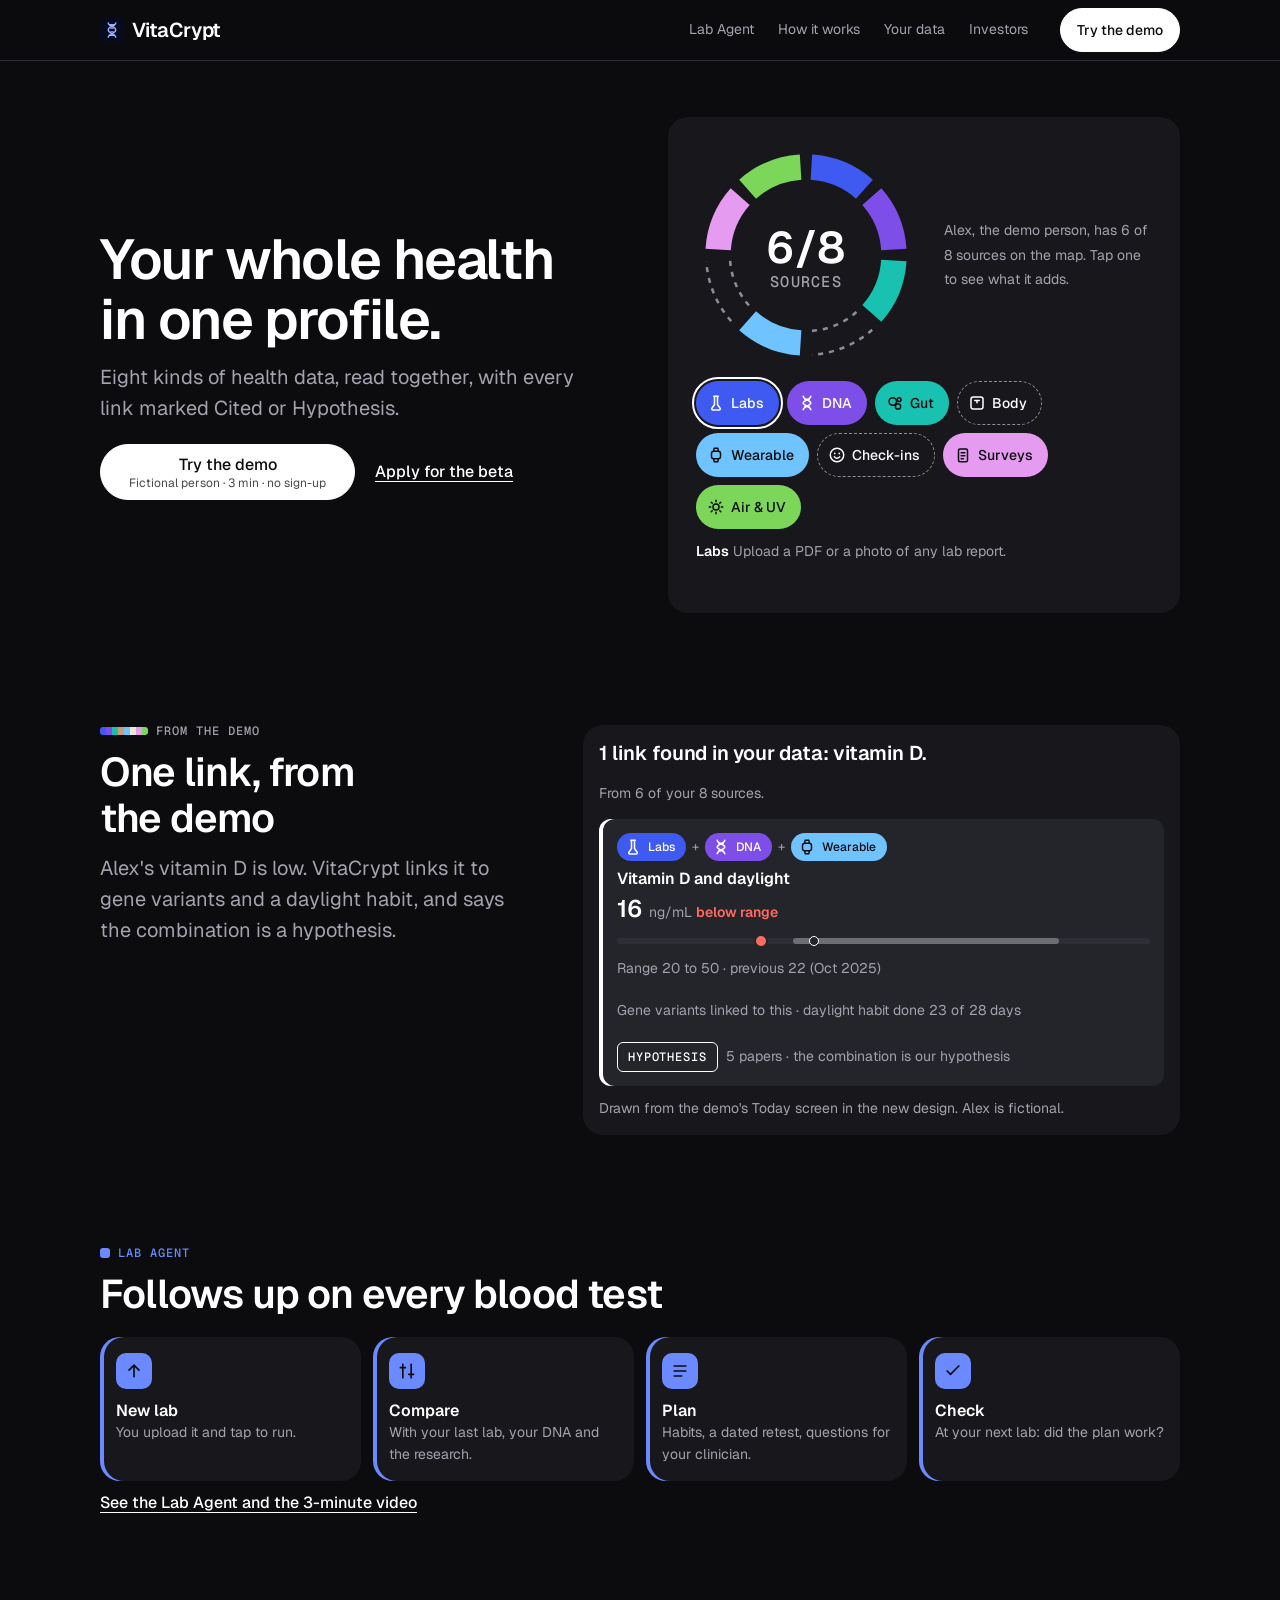
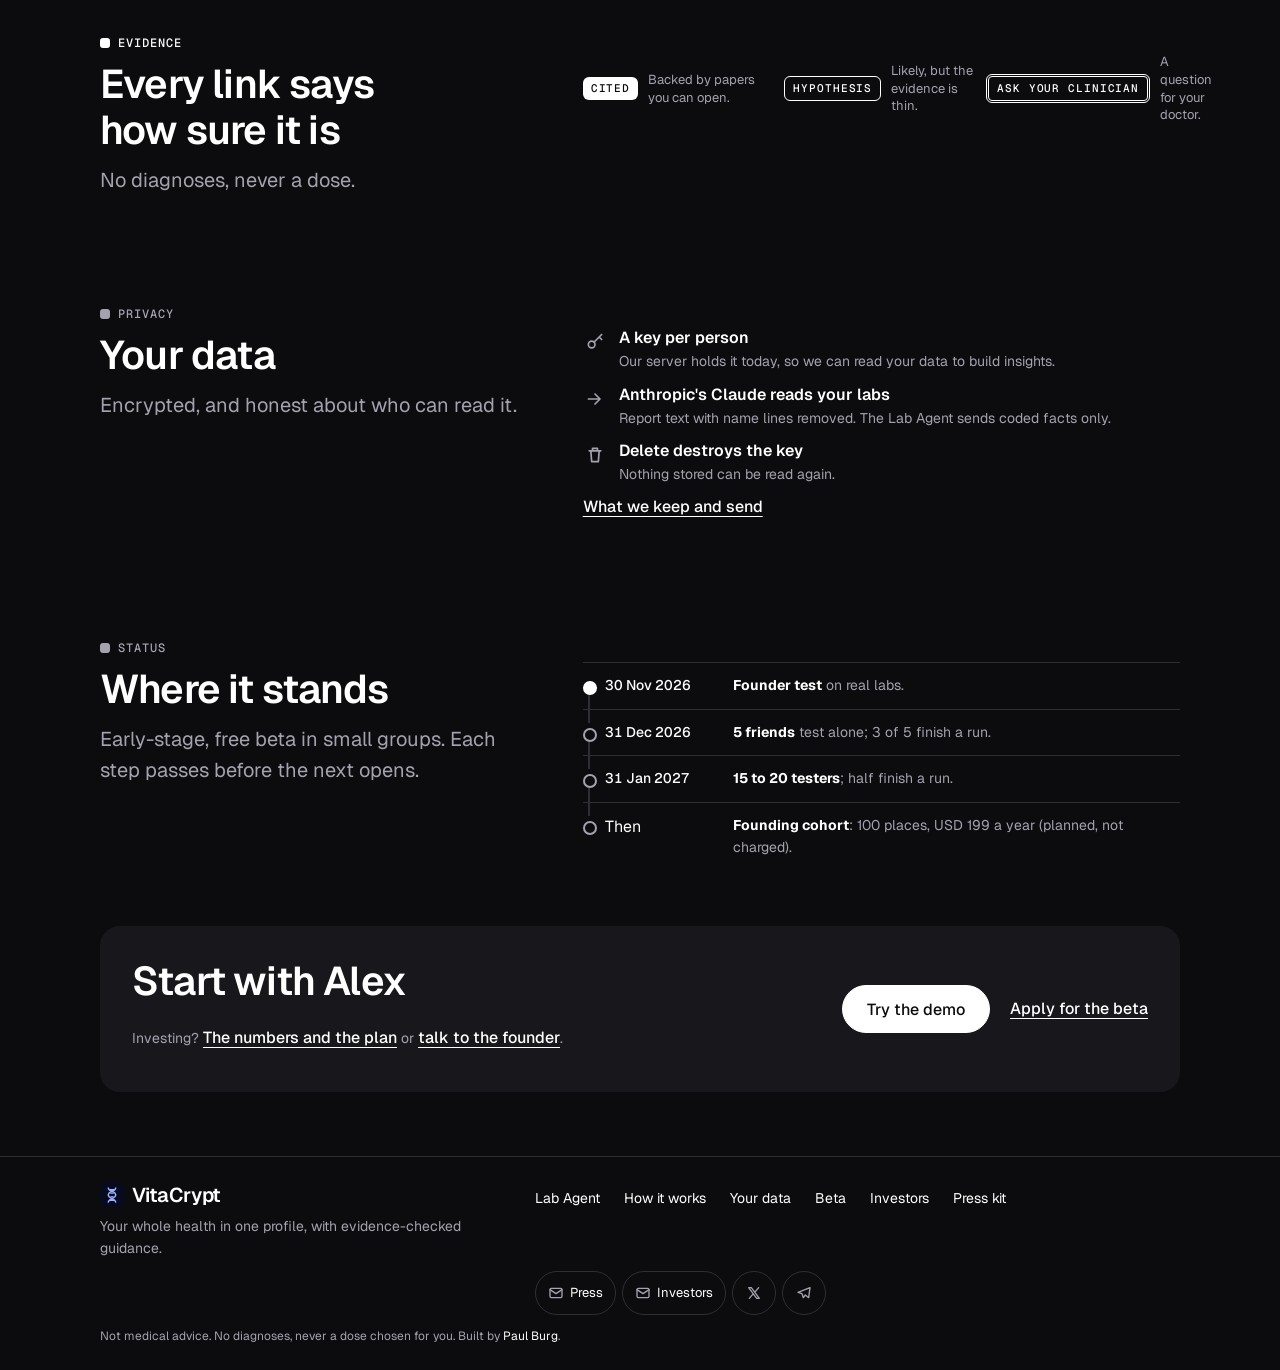
<file: index.html>
<!DOCTYPE html>
<html lang="en" data-theme="dark">
<head>
<meta charset="UTF-8">
<meta name="viewport" content="width=device-width, initial-scale=1.0, viewport-fit=cover">
<meta name="theme-color" content="#0C0C0E">
<meta name="color-scheme" content="dark">

<!-- Primary SEO -->
<title>VitaCrypt · Your whole health in one profile</title>
<meta name="description" content="Your whole health in one profile: labs, DNA, gut, body, wearable, check-ins, surveys and local air read together, with every link marked Cited or Hypothesis. A Lab Agent follows up on every blood test.">
<meta name="keywords" content="VitaCrypt, unified health profile, evidence-checked health guidance, personalized health, personal health intelligence, longevity, health data privacy, PubMed">
<meta name="author" content="VitaCrypt">
<meta name="robots" content="index, follow, max-image-preview:large, max-snippet:-1, max-video-preview:-1">
<meta name="googlebot" content="index, follow">
<link rel="canonical" href="https://vitacrypt.xyz/">

<!-- Favicon suite (WebP-first, JPEG fallback for older browsers) -->
<link rel="icon" type="image/svg+xml" href="/img/vitacrypt-mark.svg">
<link rel="icon" type="image/png" href="/img/vitacrypt-mark-512.png">
<link rel="apple-touch-icon" sizes="180x180" href="/img/vitacrypt-mark-180.png">
<meta name="apple-mobile-web-app-title" content="VitaCrypt">
<meta name="application-name" content="VitaCrypt">

<!-- Open Graph / Facebook / LinkedIn / Slack / Discord / iMessage -->
<meta property="og:type" content="website">
<meta property="og:site_name" content="VitaCrypt">
<meta property="og:locale" content="en_US">
<meta property="og:url" content="https://vitacrypt.xyz/">
<meta property="og:title" content="VitaCrypt · Your whole health in one profile">
<meta property="og:description" content="Genetics, wearables, labs, microbiome, environment and lifestyle, read together in one profile, with every link marked Cited or Hypothesis.">
<meta property="og:image" content="https://vitacrypt.xyz/img/og-preview-v3.jpg">
<meta property="og:image:secure_url" content="https://vitacrypt.xyz/img/og-preview-v3.jpg">
<meta property="og:image:type" content="image/jpeg">
<meta property="og:image:width" content="1200">
<meta property="og:image:height" content="630">
<meta property="og:image:alt" content="VitaCrypt · Your whole health in one profile">

<!-- Twitter / X -->
<meta name="twitter:card" content="summary_large_image">
<meta name="twitter:site" content="@vita_crypt">
<meta name="twitter:creator" content="@vita_crypt">
<meta name="twitter:url" content="https://vitacrypt.xyz/">
<meta name="twitter:title" content="VitaCrypt · Your whole health in one profile">
<meta name="twitter:description" content="Genetics, wearables, labs, microbiome, environment and lifestyle, read together in one profile, with every link marked Cited or Hypothesis.">
<meta name="twitter:image" content="https://vitacrypt.xyz/img/og-preview-v3.jpg">
<meta name="twitter:image:alt" content="VitaCrypt · Your whole health in one profile">

<!-- Schema.org structured data -->
<script type="application/ld+json">
{
  "@context": "https://schema.org",
  "@graph": [
    {
      "@type": "Organization",
      "@id": "https://vitacrypt.xyz/#organization",
      "name": "VitaCrypt",
      "url": "https://vitacrypt.xyz/",
      "logo": {
        "@type": "ImageObject",
        "url": "https://vitacrypt.xyz/img/vitacrypt-mark-512.png",
        "width": 512,
        "height": 512
      },
      "description": "A unified health profile that turns genetics, wearables, labs, microbiome, environment and lifestyle into actionable, evidence-checked guidance. Private by design.",
      "sameAs": [
        "https://x.com/vita_crypt"
      ],
      "contactPoint": [
        {"@type": "ContactPoint", "email": "investors@vitacrypt.xyz", "contactType": "investor relations"}
      ]
    },
    {
      "@type": "WebSite",
      "@id": "https://vitacrypt.xyz/#website",
      "url": "https://vitacrypt.xyz/",
      "name": "VitaCrypt",
      "publisher": {"@id": "https://vitacrypt.xyz/#organization"},
      "inLanguage": "en-US"
    },
    {
      "@type": "WebPage",
      "@id": "https://vitacrypt.xyz/#webpage",
      "url": "https://vitacrypt.xyz/",
      "name": "VitaCrypt · Your whole health in one profile",
      "isPartOf": {"@id": "https://vitacrypt.xyz/#website"},
      "about": {"@id": "https://vitacrypt.xyz/#organization"},
      "primaryImageOfPage": "https://vitacrypt.xyz/img/og-preview-v3.jpg",
      "description": "VitaCrypt unifies genetics, wearables, labs, microbiome, environment and lifestyle into one health profile with actionable, evidence-checked guidance. Private by design.",
      "inLanguage": "en-US"
    },
    {
      "@type": "SoftwareApplication",
      "name": "VitaCrypt",
      "applicationCategory": "HealthApplication",
      "operatingSystem": "Web",
      "description": "Unifies genetics, wearables, labs, microbiome, environment and lifestyle into one health profile with actionable, evidence-checked guidance. Private by design.",
      "offers": {
        "@type": "Offer",
        "price": "0",
        "priceCurrency": "USD",
        "availability": "https://schema.org/PreOrder"
      },
      "publisher": {"@id": "https://vitacrypt.xyz/#organization"}
    }
  ]
}
</script>

<!-- Google Analytics 4 -->
<script async src="https://www.googletagmanager.com/gtag/js?id=G-NGT34ZL8HV"></script>
<script>
  window.dataLayer = window.dataLayer || [];
  function gtag(){dataLayer.push(arguments);}
  gtag('js', new Date());
  gtag('config', 'G-NGT34ZL8HV', {
    anonymize_ip: true,
    cookie_flags: 'SameSite=None;Secure'
  });
</script>

<!-- Fonts and shared styles (dark only, tokens from the app) -->
<link rel="preconnect" href="https://fonts.googleapis.com">
<link rel="preconnect" href="https://fonts.gstatic.com" crossorigin>
<link rel="stylesheet" href="https://fonts.googleapis.com/css2?family=Geist:wght@400;500;600&family=Geist+Mono:wght@500&display=swap">
<link rel="stylesheet" href="/assets/site.css?v=5">
<script src="/assets/site.js?v=5" defer></script>
</head>
<body>
<header class="top"><div class="wrap"><a class="wm" href="/"><img src="/img/vitacrypt-mark.svg" alt="" width="24" height="24"><span>Vita<i>Crypt</i></span></a><nav aria-label="Main"><a href="/agent">Lab Agent</a><a href="/platform.html">How it works</a><a href="/data">Your data</a><a href="/investor.html">Investors</a></nav><a class="btn p" href="https://app.vitacrypt.xyz/demo">Try the demo</a><button class="menu" type="button" aria-label="Open menu" aria-expanded="false" aria-controls="drawer"><svg class="ic" viewBox="0 0 24 24" aria-hidden="true"><path d="M4 7h16M4 12h16M4 17h16"/></svg></button></div></header>
<nav id="drawer" class="drawer" aria-label="Menu" hidden><a href="/agent">Lab Agent</a><a href="/platform.html">How it works</a><a href="/data">Your data</a><a href="/investor.html">Investors</a><a href="/beta">Apply for the beta</a><a href="/press">Press kit</a><a class="btn p" href="https://app.vitacrypt.xyz/demo">Try the demo</a></nav>
<main>
<section class="hero"><div class="wrap split">
 <div>
  <h1>Your whole health in one profile.</h1>
  <p class="lead">Eight kinds of health data, read together, with every link marked Cited or Hypothesis.</p>
  <div class="cta"><a class="btn p big" href="https://app.vitacrypt.xyz/demo">Try the demo<small>Fictional person · 3 min · no sign-up</small></a><a class="tb" href="/beta">Apply for the beta</a></div>
 </div>
 <div class="map" aria-label="Alex's map in the demo">
  <div class="mapbody"><svg class="ring" viewBox="0 0 130 130" role="img" aria-label="Alex, the demo person: 6 of 8 sources connected. Body and Check-ins not added."><path data-k="lab" d="M68.2 13.1A52 52 0 0 1 99.5 26.1" fill="none" stroke="#3F5AF0" stroke-width="15"/><path data-k="dna" d="M103.9 30.5A52 52 0 0 1 116.9 61.8" fill="none" stroke="#7E4FE8" stroke-width="15"/><path data-k="gut" d="M116.9 68.2A52 52 0 0 1 103.9 99.5" fill="none" stroke="#19C2B0" stroke-width="15"/><g data-k="body"><path d="M104.1 109.2A59 59 0 0 1 68.6 123.9" fill="none" stroke="#8D8D99" stroke-width="1.5" stroke-dasharray="3 3.5"/><path d="M94.8 98.7A45 45 0 0 1 67.7 109.9" fill="none" stroke="#8D8D99" stroke-width="1.5" stroke-dasharray="3 3.5"/></g><path data-k="wear" d="M61.8 116.9A52 52 0 0 1 30.5 103.9" fill="none" stroke="#6FC3FF" stroke-width="15"/><g data-k="chk"><path d="M20.8 104.1A59 59 0 0 1 6.1 68.6" fill="none" stroke="#8D8D99" stroke-width="1.5" stroke-dasharray="3 3.5"/><path d="M31.3 94.8A45 45 0 0 1 20.1 67.7" fill="none" stroke="#8D8D99" stroke-width="1.5" stroke-dasharray="3 3.5"/></g><path data-k="sur" d="M13.1 61.8A52 52 0 0 1 26.1 30.5" fill="none" stroke="#E59BF0" stroke-width="15"/><path data-k="air" d="M30.5 26.1A52 52 0 0 1 61.8 13.1" fill="none" stroke="#7BD65A" stroke-width="15"/><text class="rc" x="65" y="70" text-anchor="middle">6/8</text><text class="rs" x="65" y="84" text-anchor="middle">SOURCES</text></svg>
   <div class="count"><span>Alex, the demo person, has 6 of 8 sources on the map. Tap one to see what it adds.</span></div></div>
  <div class="chips" role="group" aria-label="Sources"><button type="button" class="chip on-lab" data-k="lab" aria-pressed="true"><svg class="ic" viewBox="0 0 24 24" aria-hidden="true"><path d="M9 3h6M10 3v11l-3.500 5a1.500 1.500 0 0 0 1.300 2.300h8.400a1.500 1.500 0 0 0 1.300-2.300L14 14V3"/></svg>Labs</button><button type="button" class="chip on-dna" data-k="dna" aria-pressed="false"><svg class="ic" viewBox="0 0 24 24" aria-hidden="true"><path d="M7 3c0 5 10 5 10 9s-10 4-10 9M17 3c0 5-10 5-10 9s10 4 10 9M9 7h6M9 17h6"/></svg>DNA</button><button type="button" class="chip on-gut" data-k="gut" aria-pressed="false"><svg class="ic" viewBox="0 0 24 24" aria-hidden="true"><circle cx="9" cy="10" r="5"/><circle cx="17.500" cy="7.500" r="2.500"/><circle cx="16" cy="16.500" r="3.500"/></svg>Gut</button><button type="button" class="chip off" data-k="body" aria-pressed="false"><svg class="ic" viewBox="0 0 24 24" aria-hidden="true"><rect x="4" y="4" width="16" height="16" rx="3"/><path d="M9 8.500h6M12 8.500v3"/></svg>Body</button><button type="button" class="chip on-wear" data-k="wear" aria-pressed="false"><svg class="ic" viewBox="0 0 24 24" aria-hidden="true"><rect x="6" y="7" width="12" height="10" rx="3"/><path d="M9 7l.500-4h5l.500 4M9 17l.500 4h5l.500-4"/></svg>Wearable</button><button type="button" class="chip off" data-k="chk" aria-pressed="false"><svg class="ic" viewBox="0 0 24 24" aria-hidden="true"><circle cx="12" cy="12" r="9"/><path d="M8.500 14.500c1 1.200 2.200 1.800 3.500 1.800s2.500-.600 3.500-1.800M9 9.800v.400M15 9.800v.400"/></svg>Check-ins</button><button type="button" class="chip on-sur" data-k="sur" aria-pressed="false"><svg class="ic" viewBox="0 0 24 24" aria-hidden="true"><rect x="6" y="4" width="12" height="17" rx="2"/><path d="M9.500 9h5M9.500 13h5M9.500 17h3"/></svg>Surveys</button><button type="button" class="chip on-air" data-k="air" aria-pressed="false"><svg class="ic" viewBox="0 0 24 24" aria-hidden="true"><circle cx="12" cy="12" r="4"/><path d="M12 3v2M12 19v2M3 12h2M19 12h2M5.600 5.600l1.400 1.400M17 17l1.400 1.400M5.600 18.400L7 17M17 7l1.400-1.400"/></svg>Air &amp; UV</button></div>
  <div aria-live="polite"><p class="how" data-k="lab"><b>Labs</b> Upload a PDF or a photo of any lab report.</p><p class="how" data-k="dna" hidden><b>DNA</b> Your 23andMe or AncestryDNA raw file.</p><p class="how" data-k="gut" hidden><b>Gut</b> Upload a gut test report, such as Viome.</p><p class="how" data-k="body" hidden><b>Body</b> (not added on Alex&#39;s map) Smart scale, an InBody sheet, or values you type.</p><p class="how" data-k="wear" hidden><b>Wearable</b> A screenshot of your health app today. Phone sync is coming.</p><p class="how" data-k="chk" hidden><b>Check-ins</b> (not added on Alex&#39;s map) How you feel each day, in about 30 seconds.</p><p class="how" data-k="sur" hidden><b>Surveys</b> Eight standard questionnaires on mood, stress, sleep and diet.</p><p class="how" data-k="air" hidden><b>Air &amp; UV</b> Air quality and UV for your city. Nothing to set up.</p></div>
 </div>
</div></section>

<section><div class="wrap two">
 <div><p class="kick k-data">From the demo</p><h2>One link, from the demo</h2>
 <p class="lead">Alex's vitamin D is low. VitaCrypt links it to gene variants and a daylight habit, and says the combination is a hypothesis.</p>
 </div>
 <figure class="lk" aria-label="Demo Today card: vitamin D 16 ng/mL, below the 20 to 50 range, linked to Labs, DNA and Wearable, labelled Hypothesis"><p class="lkh">1 link found in your data: vitamin D.</p><p class="small">From 6 of your 8 sources.</p><div class="lkc edge-plan"><div class="lkch"><span class="chip sm on-lab"><svg class="ic" viewBox="0 0 24 24" aria-hidden="true"><path d="M9 3h6M10 3v11l-3.500 5a1.500 1.500 0 0 0 1.300 2.300h8.400a1.500 1.500 0 0 0 1.300-2.300L14 14V3"/></svg>Labs</span><span class="plus">+</span><span class="chip sm on-dna"><svg class="ic" viewBox="0 0 24 24" aria-hidden="true"><path d="M7 3c0 5 10 5 10 9s-10 4-10 9M17 3c0 5-10 5-10 9s10 4 10 9M9 7h6M9 17h6"/></svg>DNA</span><span class="plus">+</span><span class="chip sm on-wear"><svg class="ic" viewBox="0 0 24 24" aria-hidden="true"><rect x="6" y="7" width="12" height="10" rx="3"/><path d="M9 7l.500-4h5l.500 4M9 17l.500 4h5l.500-4"/></svg>Wearable</span></div><h3>Vitamin D and daylight</h3><p class="lkv"><b>16</b> ng/mL <span class="out">below range</span></p><div class="rbar" aria-hidden="true"><span class="rng"></span><s style="left:27%"></s><em style="left:37%"></em></div><p class="small">Range 20 to 50 · previous 22 (Oct 2025)</p><p class="small">Gene variants linked to this · daylight habit done 23 of 28 days</p><p class="lkf"><span class="ev h">Hypothesis</span><span class="small">5 papers · the combination is our hypothesis</span></p></div><figcaption>Drawn from the demo's Today screen in the new design. Alex is fictional.</figcaption></figure>
</div></section>

<section><div class="wrap">
 <p class="kick k-ag">Lab Agent</p>
 <h2>Follows up on every blood test</h2>
 <ol class="grid lab4">
  <li class="tile edge-agent"><span class="sq ag"><svg class="ic" viewBox="0 0 24 24" aria-hidden="true"><path d="M12 19V5M6 11l6-6 6 6"/></svg></span><h3 style="margin-top:12px">New lab</h3><p class="small">You upload it and tap to run.</p></li>
  <li class="tile edge-agent"><span class="sq ag"><svg class="ic" viewBox="0 0 24 24" aria-hidden="true"><path d="M7 4v16M17 4v16M4 8h6M14 16h6"/></svg></span><h3 style="margin-top:12px">Compare</h3><p class="small">With your last lab, your DNA and the research.</p></li>
  <li class="tile edge-agent"><span class="sq ag"><svg class="ic" viewBox="0 0 24 24" aria-hidden="true"><path d="M5 6h14M5 12h14M5 18h9"/></svg></span><h3 style="margin-top:12px">Plan</h3><p class="small">Habits, a dated retest, questions for your clinician.</p></li>
  <li class="tile edge-agent"><span class="sq ag"><svg class="ic" viewBox="0 0 24 24" aria-hidden="true"><path d="M5 12l4 4 10-10"/></svg></span><h3 style="margin-top:12px">Check</h3><p class="small">At your next lab: did the plan work?</p></li>
 </ol>
 <a class="tb" href="/agent">See the Lab Agent and the 3-minute video</a>
</div></section>

<section><div class="wrap two">
 <div><p class="kick k-ev">Evidence</p><h2>Every link says how sure it is</h2><p class="lead">No diagnoses, never a dose.</p></div>
 <ul class="lbl3">
  <li><span class="ev c">Cited</span><p>Backed by papers you can open.</p></li>
  <li><span class="ev h">Hypothesis</span><p>Likely, but the evidence is thin.</p></li>
  <li><span class="ev a">Ask your clinician</span><p>A question for your doctor.</p></li>
 </ul>
</div></section>

<section><div class="wrap two">
 <div><p class="kick k-gr">Privacy</p><h2>Your data</h2><p class="lead">Encrypted, and honest about who can read it.</p></div>
 <div><ul class="rows">
  <li><span class="sq"><svg class="ic" viewBox="0 0 24 24" aria-hidden="true"><circle cx="8" cy="15" r="4"/><path d="M11 12l9-9M17 6l3 3"/></svg></span><div><h3>A key per person</h3><p>Our server holds it today, so we can read your data to build insights.</p></div></li>
  <li><span class="sq"><svg class="ic" viewBox="0 0 24 24" aria-hidden="true"><path d="M4 12h12M12 6l6 6-6 6"/></svg></span><div><h3>Anthropic's Claude reads your labs</h3><p>Report text with name lines removed. The Lab Agent sends coded facts only.</p></div></li>
  <li><span class="sq"><svg class="ic" viewBox="0 0 24 24" aria-hidden="true"><path d="M5 7h14M9 7V4h6v3M7 7l1 13h8l1-13"/></svg></span><div><h3>Delete destroys the key</h3><p>Nothing stored can be read again.</p></div></li>
 </ul><a class="tb" href="/data">What we keep and send</a></div>
</div></section>

<section><div class="wrap two">
 <div><p class="kick k-gr">Status</p><h2>Where it stands</h2><p class="lead">Early-stage, free beta in small groups. Each step passes before the next opens.</p></div>
 <ol class="gates">
  <li><time datetime="2026-11-30">30 Nov 2026</time><p><b>Founder test</b> on real labs.</p></li>
  <li><time datetime="2026-12-31">31 Dec 2026</time><p><b>5 friends</b> test alone; 3 of 5 finish a run.</p></li>
  <li><time datetime="2027-01-31">31 Jan 2027</time><p><b>15 to 20 testers</b>; half finish a run.</p></li>
  <li><span>Then</span><p><b>Founding cohort</b>: 100 places, USD 199 a year (planned, not charged).</p></li>
 </ol>
</div></section>

<div class="close"><div><h2>Start with Alex</h2><p class="cap">Investing? <a class="tb" href="/investor.html">The numbers and the plan</a> or <a class="tb" href="/investor.html#contact">talk to the founder</a>.</p></div>
 <div class="cta"><a class="btn p" href="https://app.vitacrypt.xyz/demo">Try the demo</a><a class="tb" href="/beta">Apply for the beta</a></div></div>
</main>
<footer class="foot"><div class="wrap fg"><div><a class="wm" href="/"><img src="/img/vitacrypt-mark.svg" alt="" width="24" height="24"><span>Vita<i>Crypt</i></span></a><p class="tag">Your whole health in one profile, with evidence-checked guidance.</p></div><nav class="fl" aria-label="Footer"><a href="/agent">Lab Agent</a><a href="/platform.html">How it works</a><a href="/data">Your data</a><a href="/beta">Beta</a><a href="/investor.html">Investors</a><a href="/press">Press kit</a></nav><div class="fc"><a href="mailto:marketing@vitacrypt.xyz" title="marketing@vitacrypt.xyz"><svg class="ic" viewBox="0 0 24 24" aria-hidden="true"><rect x="3" y="5" width="18" height="14" rx="2"/><path d="M3 7l9 6 9-6"/></svg>Press</a><a href="mailto:investors@vitacrypt.xyz" title="investors@vitacrypt.xyz"><svg class="ic" viewBox="0 0 24 24" aria-hidden="true"><rect x="3" y="5" width="18" height="14" rx="2"/><path d="M3 7l9 6 9-6"/></svg>Investors</a><a href="https://x.com/vita_crypt" aria-label="VitaCrypt on X"><svg class="ic" viewBox="0 0 24 24" aria-hidden="true"><path d="M4 4h4l12 16h-4zM19 4l-6 7M5 20l6-7"/></svg></a><a href="https://t.me/paul_burg" aria-label="Paul Burg on Telegram"><svg class="ic" viewBox="0 0 24 24" aria-hidden="true"><path d="M21 4L3 11l6 2 2 6 3-4 5 4z"/></svg></a></div><p class="fd">Not medical advice. No diagnoses, never a dose chosen for you. Built by <a href="https://paulburg.com/">Paul Burg</a>.</p></div></footer>
</body>
</html>
</file>
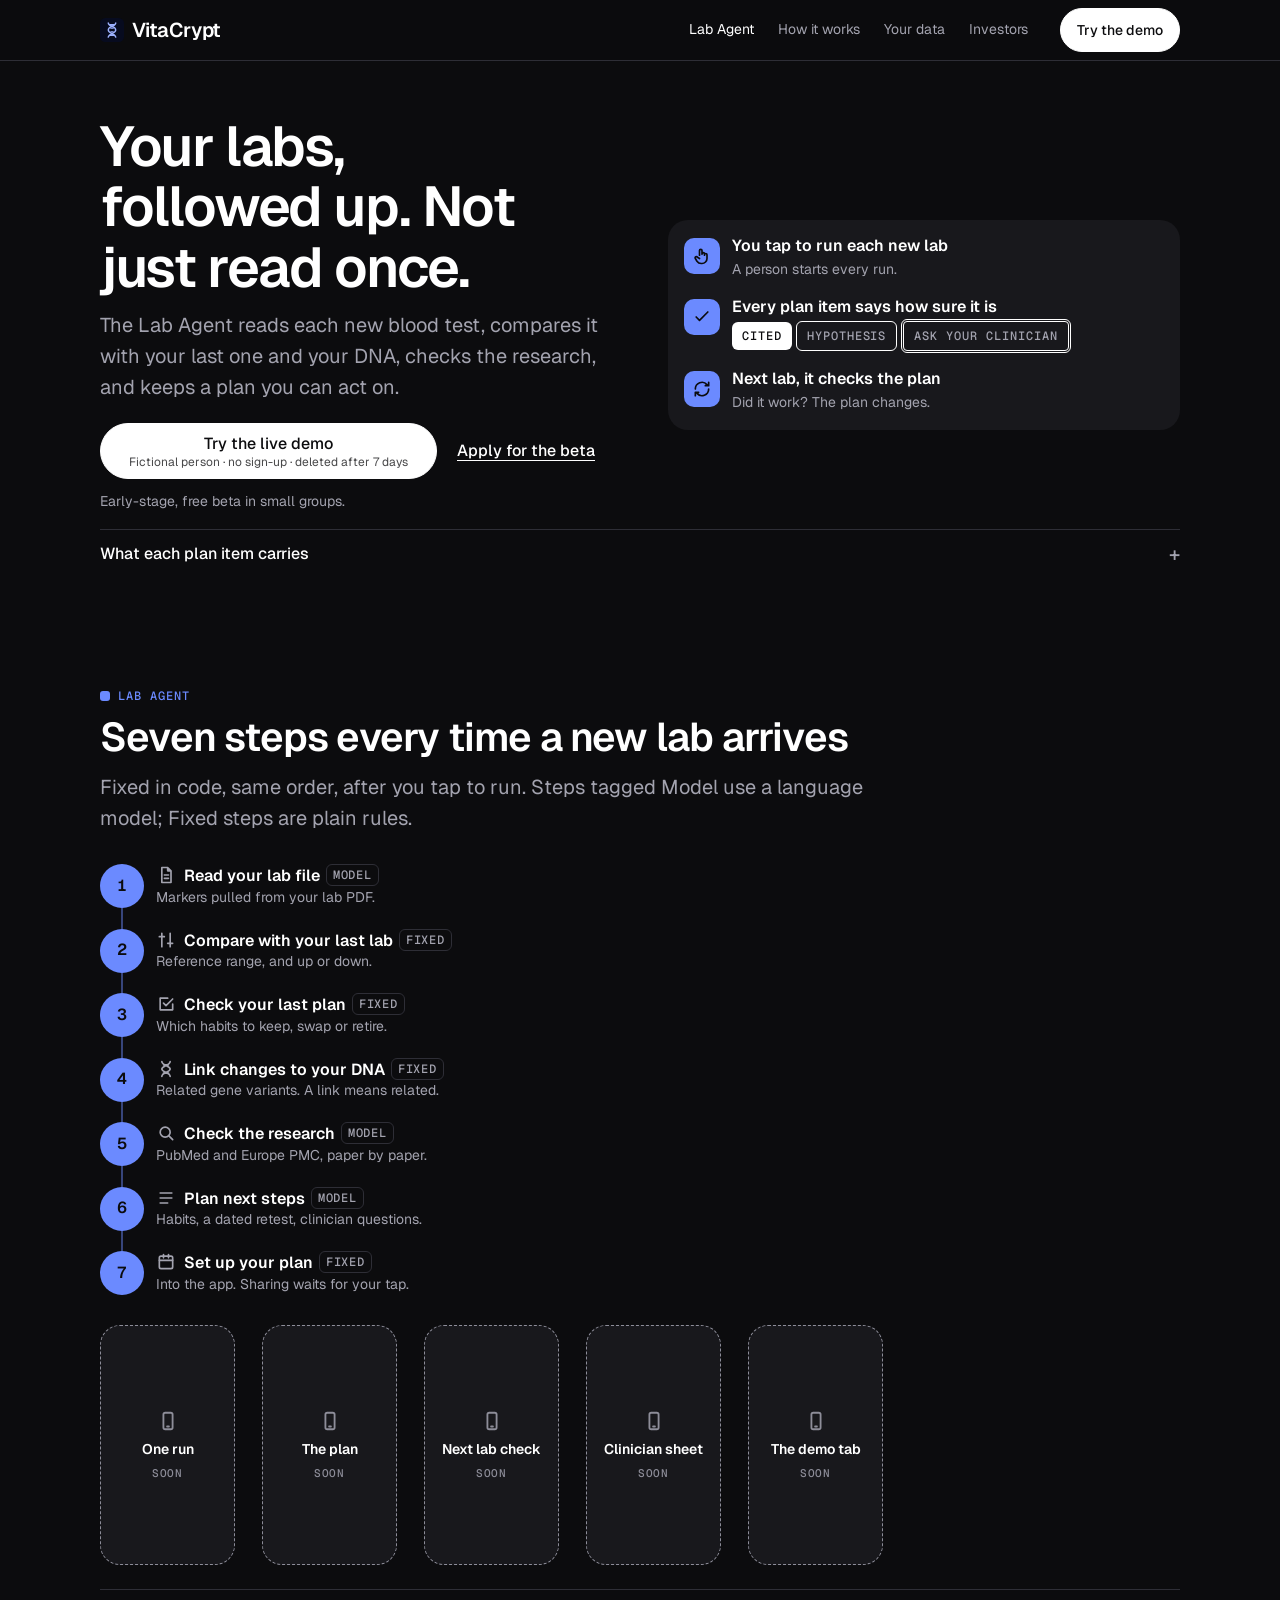
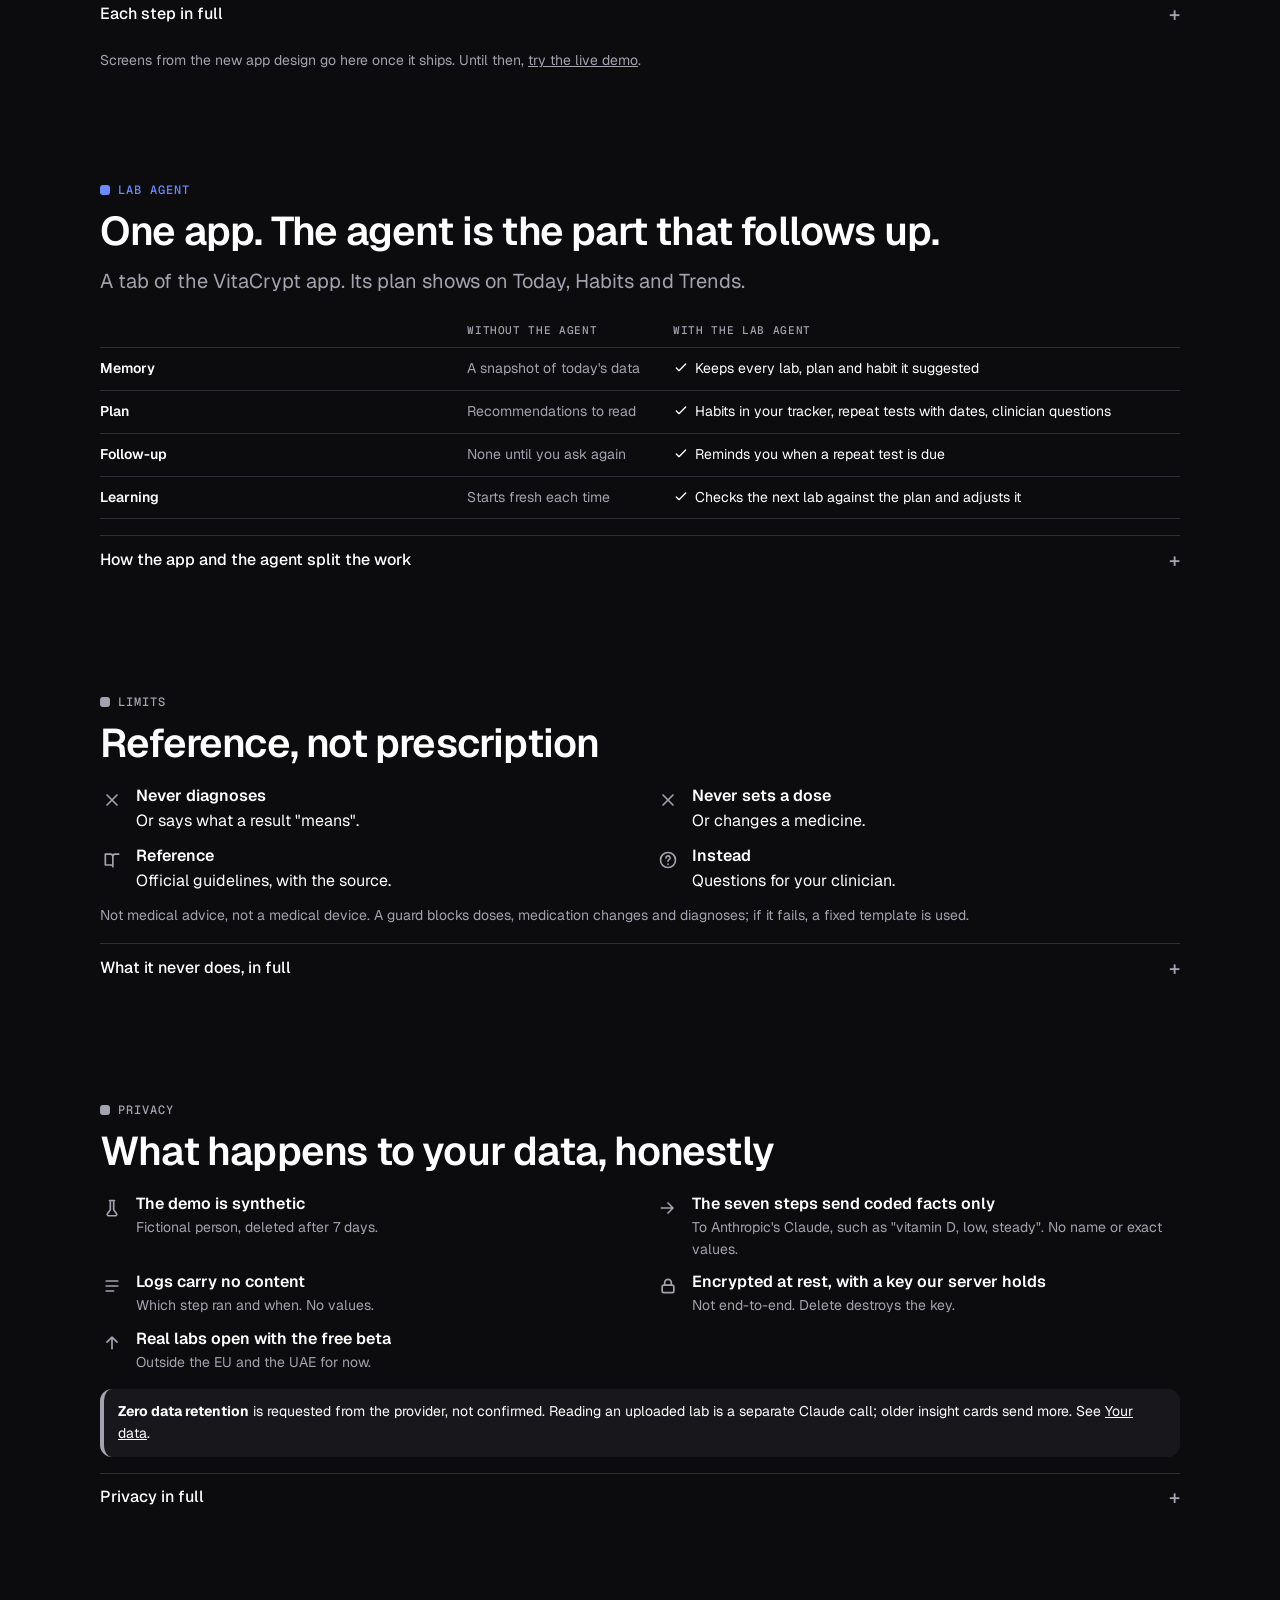
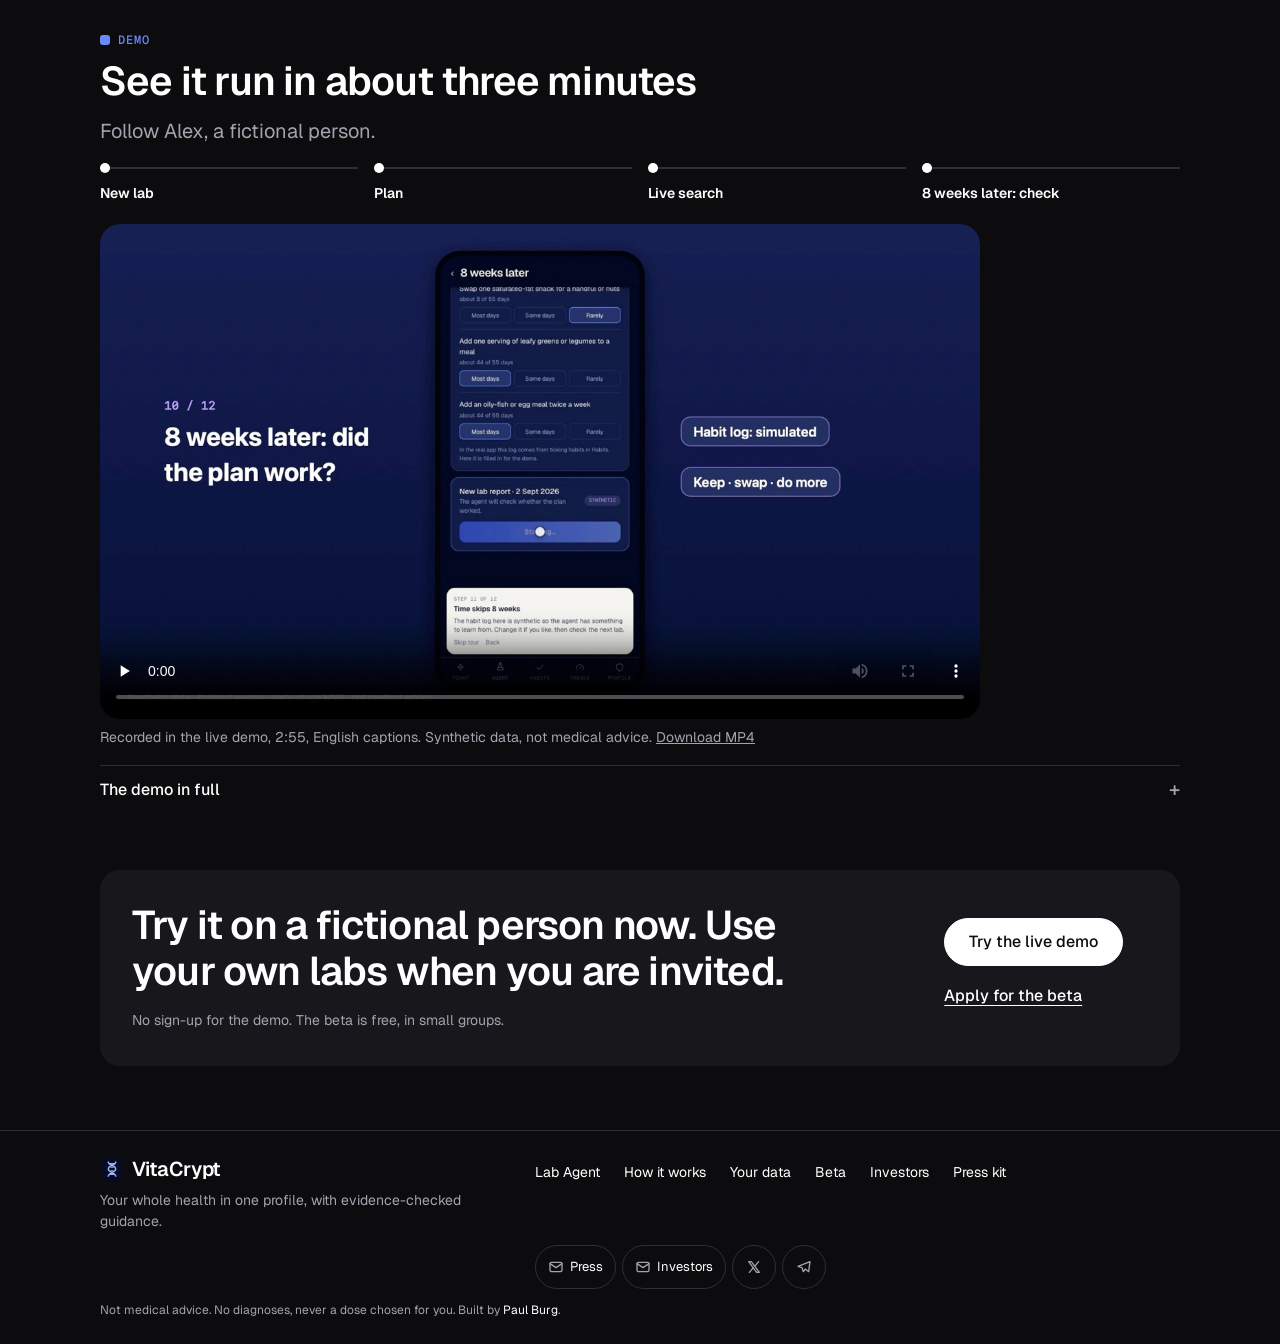
<file: agent.html>
<!DOCTYPE html>
<html lang="en">
<head>
<meta charset="UTF-8">
<meta name="viewport" content="width=device-width, initial-scale=1.0, viewport-fit=cover">
<meta name="theme-color" content="#0C0C0E">
<meta name="color-scheme" content="dark">

<!-- Primary SEO -->
<title>Lab Agent · follows up on your blood tests · VitaCrypt</title>
<meta name="description" content="VitaCrypt's Lab Agent reads each new blood test, compares it with your last one and your DNA, checks the research, plans habits, repeat tests and clinician questions, then checks the plan at your next lab. Try the live demo with synthetic data.">
<meta name="keywords" content="VitaCrypt, Lab Agent, AI agent, blood test follow-up, lab results, DNA, personal health agent, live demo">
<meta name="author" content="VitaCrypt">
<meta name="robots" content="index, follow, max-image-preview:large, max-snippet:-1, max-video-preview:-1">
<meta name="googlebot" content="index, follow">
<link rel="canonical" href="https://vitacrypt.xyz/agent">

<!-- Favicon suite (WebP-first, JPEG fallback for older browsers) -->
<link rel="icon" type="image/svg+xml" href="/img/vitacrypt-mark.svg">
<link rel="icon" type="image/png" href="/img/vitacrypt-mark-512.png">
<link rel="apple-touch-icon" sizes="180x180" href="/img/vitacrypt-mark-180.png">
<meta name="apple-mobile-web-app-title" content="VitaCrypt">
<meta name="application-name" content="VitaCrypt">

<!-- Open Graph / Facebook / LinkedIn / Slack / Discord / iMessage -->
<meta property="og:type" content="website">
<meta property="og:site_name" content="VitaCrypt">
<meta property="og:locale" content="en_US">
<meta property="og:url" content="https://vitacrypt.xyz/agent">
<meta property="og:title" content="VitaCrypt Lab Agent: your labs, followed up">
<meta property="og:description" content="Seven fixed steps per lab: read, compare, check the last plan, link to DNA, check the research, plan, set up. No diagnoses or doses. Live demo with synthetic data.">
<meta property="og:image" content="https://vitacrypt.xyz/img/og-preview-v4.jpg">
<meta property="og:image:secure_url" content="https://vitacrypt.xyz/img/og-preview-v4.jpg">
<meta property="og:image:type" content="image/jpeg">
<meta property="og:image:width" content="1200">
<meta property="og:image:height" content="630">
<meta property="og:image:alt" content="VitaCrypt · Your whole health in one profile">

<!-- Twitter / X -->
<meta name="twitter:card" content="summary_large_image">
<meta name="twitter:site" content="@vita_crypt">
<meta name="twitter:creator" content="@vita_crypt">
<meta name="twitter:url" content="https://vitacrypt.xyz/agent">
<meta name="twitter:title" content="VitaCrypt Lab Agent: your labs, followed up">
<meta name="twitter:description" content="Seven fixed steps per lab: read, compare, check the last plan, link to DNA, check the research, plan, set up. No diagnoses or doses. Live demo with synthetic data.">
<meta name="twitter:image" content="https://vitacrypt.xyz/img/og-preview-v4.jpg">
<meta name="twitter:image:alt" content="VitaCrypt · Your whole health in one profile">

<!-- Schema.org structured data -->
<script type="application/ld+json">
{
  "@context": "https://schema.org",
  "@graph": [
    {
      "@type": "WebPage",
      "@id": "https://vitacrypt.xyz/agent#webpage",
      "url": "https://vitacrypt.xyz/agent",
      "name": "VitaCrypt Lab Agent",
      "isPartOf": {"@id": "https://vitacrypt.xyz/#website"},
      "about": {"@id": "https://vitacrypt.xyz/#organization"},
      "primaryImageOfPage": "https://vitacrypt.xyz/img/og-preview-v4.jpg",
      "description": "How the VitaCrypt Lab Agent follows up on blood tests: seven fixed steps per lab, a plan of habits, repeat tests and clinician questions, and a check of the plan at the next lab. Not medical advice.",
      "inLanguage": "en-US"
    },
    {
      "@type": "VideoObject",
      "@id": "https://vitacrypt.xyz/agent#video",
      "name": "VitaCrypt Lab Agent: live demo walkthrough",
      "description": "The VitaCrypt Lab Agent in the live demo with synthetic data for a fictional person: one profile from six sources, a new lab checked against PubMed and Europe PMC, a plan routed as Cited, Hypothesis or Ask your clinician, and a check of that plan at the next lab. Early-stage MVP, not medical advice.",
      "thumbnailUrl": "https://vitacrypt.xyz/media/vitacrypt-lab-agent-poster.jpg",
      "contentUrl": "https://vitacrypt.xyz/media/vitacrypt-lab-agent-demo.mp4",
      "uploadDate": "2026-10-28T00:00:00+07:00",
      "duration": "PT2M55S",
      "inLanguage": "en"
    }
  ]
}
</script>

<!-- Google Analytics 4 -->
<script async src="https://www.googletagmanager.com/gtag/js?id=G-NGT34ZL8HV"></script>
<script>
  window.dataLayer = window.dataLayer || [];
  function gtag(){dataLayer.push(arguments);}
  gtag('js', new Date());
  gtag('config', 'G-NGT34ZL8HV', {
    anonymize_ip: true,
    cookie_flags: 'SameSite=None;Secure'
  });
</script>

<!-- Fonts and shared styles (dark only, tokens from the app) -->
<link rel="preconnect" href="https://fonts.googleapis.com">
<link rel="preconnect" href="https://fonts.gstatic.com" crossorigin>
<link rel="stylesheet" href="https://fonts.googleapis.com/css2?family=Geist:wght@400;500;600&family=Geist+Mono:wght@500&display=swap">
<link rel="stylesheet" href="/assets/site.css?v=5">
<script src="/assets/site.js?v=5" defer></script>
<style>
.hero .tile .rows{margin-top:0}
.hero .tile .rows li+li{margin-top:4px}
.hero .ev{margin-right:4px}
.legend{display:flex;flex-wrap:wrap;gap:8px 16px;margin-top:16px;align-items:center}
.legend span.t{font-size:14px;color:var(--dim)}
.rail h3 .ic{vertical-align:-4px;margin-right:8px;color:var(--dim)}
.rail details{margin-top:4px;border-top:0}
.rail details>summary{min-height:44px;font-size:14px;color:var(--dim);justify-content:flex-start}
.rail details>summary::after{margin-left:4px}
.rail details>div{padding:0 0 8px}
.ba .sq{margin-bottom:12px}
.ba p{font-size:14px;color:var(--dim);margin-top:6px}
.ba p b{display:block;font:500 12px/1.4 var(--mono);letter-spacing:.08em;text-transform:uppercase;color:var(--missing)}
.ba p.w{color:var(--ink)}.ba p.w b{color:var(--dim)}
.tl{display:grid;grid-template-columns:repeat(2,minmax(0,1fr));gap:20px 16px;margin-top:20px}
.tl li{border-top:2px solid var(--line);padding-top:14px;position:relative;font-size:14px;color:var(--dim)}
.tl li::before{content:"";position:absolute;top:-6px;left:0;width:10px;height:10px;border-radius:50%;background:var(--ink)}
.tl li b{display:block;color:var(--ink);font-weight:600}
.vid{max-width:880px;margin-top:20px}
.never li p{color:var(--ink);font-size:16px}
.never li p small{display:block;color:var(--dim);font-size:14px;margin-top:2px}
@media (min-width:900px){.tl{grid-template-columns:repeat(4,minmax(0,1fr))}}
</style>
</head>
<body>
<header class="top"><div class="wrap"><a class="wm" href="/"><img src="/img/vitacrypt-mark.svg" alt="" width="24" height="24"><span>Vita<i>Crypt</i></span></a><nav aria-label="Main"><a href="/agent" aria-current="page">Lab Agent</a><a href="/platform.html">How it works</a><a href="/data">Your data</a><a href="/investor.html">Investors</a></nav><a class="btn p" href="https://app.vitacrypt.xyz/demo">Try the demo</a><button class="menu" type="button" aria-label="Open menu" aria-expanded="false" aria-controls="drawer"><svg class="ic" viewBox="0 0 24 24" aria-hidden="true"><path d="M4 7h16M4 12h16M4 17h16"/></svg></button></div></header>
<nav id="drawer" class="drawer" aria-label="Menu" hidden><a href="/agent">Lab Agent</a><a href="/platform.html">How it works</a><a href="/data">Your data</a><a href="/investor.html">Investors</a><a href="/beta">Apply for the beta</a><a href="/press">Press kit</a><a class="btn p" href="https://app.vitacrypt.xyz/demo">Try the demo</a></nav>
<main>
<section class="hero"><div class="wrap split">
 <div>
  <h1>Your labs, followed up. Not just read once.</h1>
  <p class="lead">The Lab Agent reads each new blood test, compares it with your last one and your DNA, checks the research, and keeps a plan you can act on.</p>
  <div class="cta"><a class="btn p big" href="https://app.vitacrypt.xyz/demo?start=agent">Try the live demo<small>Fictional person · no sign-up · deleted after 7 days</small></a><a class="tb" href="/beta">Apply for the beta</a></div>
  <p class="cap">Early-stage, free beta in small groups.</p>
 </div>
 <div class="tile" style="margin-top:20px">
  <ul class="rows">
   <li><span class="sq ag"><svg class="ic" viewBox="0 0 24 24" aria-hidden="true"><path d="M9 11V5.500a1.500 1.500 0 0 1 3 0V10M12 9.500a1.500 1.500 0 0 1 3 0V11M15 10.500a1.500 1.500 0 0 1 3 0V15a6 6 0 0 1-6 6h-1a6 6 0 0 1-5-2.700l-2-3.300a1.500 1.500 0 0 1 2.600-1.500L9 15"/></svg></span><div><h3>You tap to run each new lab</h3><p>A person starts every run.</p></div></li>
   <li><span class="sq ag"><svg class="ic" viewBox="0 0 24 24" aria-hidden="true"><path d="M5 12l4 4 10-10"/></svg></span><div><h3>Every plan item says how sure it is</h3><p><span class="ev c">Cited</span><span class="ev h">Hypothesis</span><span class="ev a">Ask your clinician</span></p></div></li>
   <li><span class="sq ag"><svg class="ic" viewBox="0 0 24 24" aria-hidden="true"><path d="M4 12a8 8 0 0 1 14-5.300M20 4v4h-4M20 12a8 8 0 0 1-14 5.300M4 20v-4h4"/></svg></span><div><h3>Next lab, it checks the plan</h3><p>Did it work? The plan changes.</p></div></li>
  </ul>
 </div>
</div>
<div class="wrap">
 <details><summary>What each plan item carries</summary><div><p>You tap to run each new lab; a person starts every run. Each plan item is marked Cited, Hypothesis or Ask your clinician, with a dated retest. Next time you upload a lab, it checks whether the plan worked and changes it. It never diagnoses and never suggests doses or treatment changes; anything clinical becomes a question for your clinician.</p></div></details>
</div></section>

<section id="loop"><div class="wrap">
 <p class="kick k-ag">Lab Agent</p><h2>Seven steps every time a new lab arrives</h2>
 <p class="lead">Fixed in code, same order, after you tap to run. Steps tagged Model use a language model; Fixed steps are plain rules.</p>
 <ol class="rail ag">
  <li><div><h3><svg class="ic" viewBox="0 0 24 24" aria-hidden="true"><path d="M7 3h7l4 4v14H7zM14 3v4h4M10 12h5M10 16h5"/></svg>Read your lab file<span class="tag">Model</span></h3><p>Markers pulled from your lab PDF.</p></div></li>
  <li><div><h3><svg class="ic" viewBox="0 0 24 24" aria-hidden="true"><path d="M7 4v16M17 4v16M4 8h6M14 16h6"/></svg>Compare with your last lab<span class="tag">Fixed</span></h3><p>Reference range, and up or down.</p></div></li>
  <li><div><h3><svg class="ic" viewBox="0 0 24 24" aria-hidden="true"><path d="M9 11l3 3 8-8M20 12v7H5V5h9"/></svg>Check your last plan<span class="tag">Fixed</span></h3><p>Which habits to keep, swap or retire.</p></div></li>
  <li><div><h3><svg class="ic" viewBox="0 0 24 24" aria-hidden="true"><path d="M7 3c0 5 10 5 10 9s-10 4-10 9M17 3c0 5-10 5-10 9s10 4 10 9M9 7h6M9 17h6"/></svg>Link changes to your DNA<span class="tag">Fixed</span></h3><p>Related gene variants. A link means related.</p></div></li>
  <li><div><h3><svg class="ic" viewBox="0 0 24 24" aria-hidden="true"><circle cx="11" cy="11" r="6"/><path d="M20 20l-4.500-4.500"/></svg>Check the research<span class="tag">Model</span></h3><p>PubMed and Europe PMC, paper by paper.</p></div></li>
  <li><div><h3><svg class="ic" viewBox="0 0 24 24" aria-hidden="true"><path d="M5 6h14M5 12h14M5 18h9"/></svg>Plan next steps<span class="tag">Model</span></h3><p>Habits, a dated retest, clinician questions.</p></div></li>
  <li><div><h3><svg class="ic" viewBox="0 0 24 24" aria-hidden="true"><rect x="4" y="5" width="16" height="15" rx="2"/><path d="M4 10h16M9 3v4M15 3v4"/></svg>Set up your plan<span class="tag">Fixed</span></h3><p>Into the app. Sharing waits for your tap.</p></div></li>
 </ol>
 <div class="strip phs" aria-label="Lab Agent screens, coming with the new app design"><figure><div class="ph"><svg class="ic" viewBox="0 0 24 24" aria-hidden="true"><rect x="7" y="3" width="10" height="18" rx="2"/><path d="M11 18h2"/></svg><b>One run</b>Soon</div></figure><figure><div class="ph"><svg class="ic" viewBox="0 0 24 24" aria-hidden="true"><rect x="7" y="3" width="10" height="18" rx="2"/><path d="M11 18h2"/></svg><b>The plan</b>Soon</div></figure><figure><div class="ph"><svg class="ic" viewBox="0 0 24 24" aria-hidden="true"><rect x="7" y="3" width="10" height="18" rx="2"/><path d="M11 18h2"/></svg><b>Next lab check</b>Soon</div></figure><figure><div class="ph"><svg class="ic" viewBox="0 0 24 24" aria-hidden="true"><rect x="7" y="3" width="10" height="18" rx="2"/><path d="M11 18h2"/></svg><b>Clinician sheet</b>Soon</div></figure><figure><div class="ph"><svg class="ic" viewBox="0 0 24 24" aria-hidden="true"><rect x="7" y="3" width="10" height="18" rx="2"/><path d="M11 18h2"/></svg><b>The demo tab</b>Soon</div></figure></div>
 <details><summary>Each step in full</summary><div><p><b>1. Read your lab file.</b> Pulls the text out of the PDF your lab sent and picks out the markers it knows, such as vitamin D, LDL cholesterol or homocysteine.</p><p><b>2. Compare with your last lab.</b> Checks each marker against its reference range and against your previous result: in range or not, up or down.</p><p><b>3. Check your last plan.</b> Did the markers you worked on move, and did you keep the habits? Each habit is kept, swapped or retired based on that.</p><p><b>4. Link changes to your DNA.</b> Looks for gene variants you carry that research relates to the changed markers. A link means "related", never "caused".</p><p><b>5. Check the research.</b> Searches PubMed and Europe PMC, and a model checks each paper against each claim. A habit is marked "Cited" only when the papers support it; otherwise it stays a Hypothesis.</p><p><b>6. Plan next steps.</b> Small daily habits, a repeat test with a date, and questions for your clinician. Fixed rules route each item: Cited, Hypothesis or Ask your clinician.</p><p><b>7. Set up your plan.</b> Puts the habits, the retest date and a short sheet for your clinician into the app. Anything that leaves the app, such as a calendar or Telegram reminder, a clinician link or a lab order (US sandbox), waits for your tap and shows what it will share.</p></div></details>
 
 <p class="cap">Screens from the new app design go here once it ships. Until then, <a href="https://app.vitacrypt.xyz/demo?start=agent">try the live demo</a>.</p>
</div></section>

<section id="difference"><div class="wrap">
 <p class="kick k-ag">Lab Agent</p><h2>One app. The agent is the part that follows up.</h2>
 <p class="lead">A tab of the VitaCrypt app. Its plan shows on Today, Habits and Trends.</p>
 <table class="vs ag">
  <thead><tr><th scope="col"></th><th scope="col">Without the agent</th><th scope="col" class="agc">With the Lab Agent</th></tr></thead>
  <tbody>
   <tr><th scope="row">Memory</th><td data-l="Without the agent">A snapshot of today's data</td><td data-l="With the Lab Agent" class="us"><svg class="ic y" viewBox="0 0 24 24" aria-hidden="true"><path d="M5 12l4 4 10-10"/></svg>Keeps every lab, plan and habit it suggested</td></tr>
   <tr><th scope="row">Plan</th><td data-l="Without the agent">Recommendations to read</td><td data-l="With the Lab Agent" class="us"><svg class="ic y" viewBox="0 0 24 24" aria-hidden="true"><path d="M5 12l4 4 10-10"/></svg>Habits in your tracker, repeat tests with dates, clinician questions</td></tr>
   <tr><th scope="row">Follow-up</th><td data-l="Without the agent">None until you ask again</td><td data-l="With the Lab Agent" class="us"><svg class="ic y" viewBox="0 0 24 24" aria-hidden="true"><path d="M5 12l4 4 10-10"/></svg>Reminds you when a repeat test is due</td></tr>
   <tr><th scope="row">Learning</th><td data-l="Without the agent">Starts fresh each time</td><td data-l="With the Lab Agent" class="us"><svg class="ic y" viewBox="0 0 24 24" aria-hidden="true"><path d="M5 12l4 4 10-10"/></svg>Checks the next lab against the plan and adjusts it</td></tr>
  </tbody>
 </table>
 <details><summary>How the app and the agent split the work</summary><div><p>The app keeps your health file and matches it to research; the agent checks each new lab and keeps a plan with you.</p></div></details>
</div></section>

<section id="never"><div class="wrap">
 <p class="kick k-gr">Limits</p><h2>Reference, not prescription</h2>
 <ul class="rows never">
  <li><span class="sq"><svg class="ic" viewBox="0 0 24 24" aria-hidden="true"><path d="M6 6l12 12M18 6L6 18"/></svg></span><div><h3>Never diagnoses</h3><p>Or says what a result "means".</p></div></li>
  <li><span class="sq"><svg class="ic" viewBox="0 0 24 24" aria-hidden="true"><path d="M6 6l12 12M18 6L6 18"/></svg></span><div><h3>Never sets a dose</h3><p>Or changes a medicine.</p></div></li>
  <li><span class="sq"><svg class="ic" viewBox="0 0 24 24" aria-hidden="true"><path d="M4 5h6a3 3 0 0 1 3 3v12a2 2 0 0 0-2-2H4zM20 5h-4a3 3 0 0 0-3 3"/></svg></span><div><h3>Reference</h3><p>Official guidelines, with the source.</p></div></li>
  <li><span class="sq"><svg class="ic" viewBox="0 0 24 24" aria-hidden="true"><circle cx="12" cy="12" r="9"/><path d="M9.500 9.500a2.500 2.500 0 1 1 3.500 2.300c-.700.400-1 .900-1 1.700M12 17v.010"/></svg></span><div><h3>Instead</h3><p>Questions for your clinician.</p></div></li>
 </ul>
 <p class="cap">Not medical advice, not a medical device. A guard blocks doses, medication changes and diagnoses; if it fails, a fixed template is used.</p>
 <details><summary>What it never does, in full</summary><div><p>Never diagnoses a condition or tells you what a result "means" for your health. Never sets a dose for you, or tells you to start, stop or change a medicine.</p><p>Reference: where official guidelines exist, such as NIH reference intakes, it shows them with the source, plus food sources and research context. Instead: clinical topics become neutral questions for your clinician, on a sheet you can bring along.</p><p>Every sentence the model writes passes a guard that blocks personal doses, medication changes and diagnoses; if it fails, a fixed template is used instead.</p></div></details>
</div></section>

<section id="privacy"><div class="wrap">
 <p class="kick k-gr">Privacy</p><h2>What happens to your data, honestly</h2>
 <ul class="rows">
  <li><span class="sq"><svg class="ic" viewBox="0 0 24 24" aria-hidden="true"><path d="M9 3h6M10 3v11l-3.500 5a1.500 1.500 0 0 0 1.300 2.300h8.400a1.500 1.500 0 0 0 1.300-2.300L14 14V3"/></svg></span><div><h3>The demo is synthetic</h3><p>Fictional person, deleted after 7 days.</p></div></li>
  <li><span class="sq"><svg class="ic" viewBox="0 0 24 24" aria-hidden="true"><path d="M4 12h12M12 6l6 6-6 6"/></svg></span><div><h3>The seven steps send coded facts only</h3><p>To Anthropic's Claude, such as "vitamin D, low, steady". No name or exact values.</p></div></li>
  <li><span class="sq"><svg class="ic" viewBox="0 0 24 24" aria-hidden="true"><path d="M5 6h14M5 12h14M5 18h9"/></svg></span><div><h3>Logs carry no content</h3><p>Which step ran and when. No values.</p></div></li>
  <li><span class="sq"><svg class="ic" viewBox="0 0 24 24" aria-hidden="true"><rect x="5" y="11" width="14" height="9" rx="2"/><path d="M8 11V8a4 4 0 0 1 8 0v3"/></svg></span><div><h3>Encrypted at rest, with a key our server holds</h3><p>Not end-to-end. Delete destroys the key.</p></div></li>
  <li><span class="sq"><svg class="ic" viewBox="0 0 24 24" aria-hidden="true"><path d="M12 19V5M6 11l6-6 6 6"/></svg></span><div><h3>Real labs open with the free beta</h3><p>Outside the EU and the UAE for now.</p></div></li>
 </ul>
 <p class="note"><b>Zero data retention</b> is requested from the provider, not confirmed. Reading an uploaded lab is a separate Claude call; older insight cards send more. See <a href="/data">Your data</a>.</p>
 <details><summary>Privacy in full</summary><div>
  <p><b>The demo is synthetic.</b> The live demo runs on a fictional person's data. Each visitor gets a private copy that is deleted after 7 days.</p>
  <p><b>The model sees a coded minimum.</b> The Lab Agent's seven steps send coded facts only to the language model (Anthropic's Claude), such as "vitamin D, low, steady" and a gene code. No name, email, exact values or file text. Zero data retention terms are requested from the provider, not confirmed.</p>
  <p><b>Reading an uploaded lab is a separate call.</b> The report text goes to Anthropic's Claude with lines we recognise as personal removed. Values, sex, age, test date and lab name stay, and the removal can miss an unlabelled name. Images are not sent.</p>
  <p><b>Logs carry no content.</b> The agent's step log records which step ran, when and how long it took. No values, no prompts.</p>
  <p><b>Encrypted at rest.</b> Health data is stored encrypted under a per-user key held by our server, which unwraps it to run the agent. Client-held keys are roadmap. Deleting your data destroys that key.</p>
  <p><b>Real labs open with the free beta.</b> Uploading your own lab results opens to beta testers in small groups, outside the EU and the UAE until a data protection review is done. The demo cannot upload files.</p>
  <p>Older insight cards elsewhere in the app still send a fuller profile than the agent does. The table of what leaves the app is on <a href="/data">Your data</a>.</p>
 </div></details>
</div></section>

<section id="demo"><div class="wrap">
 <p class="kick k-ag">Demo</p><h2>See it run in about three minutes</h2>
 <p class="lead">Follow Alex, a fictional person.</p>
 <ol class="tl">
  <li><b>New lab</b></li>
  <li><b>Plan</b></li>
  <li><b>Live search</b></li>
  <li><b>8 weeks later: check</b></li>
 </ol>
 <figure class="vid">
  <video controls playsinline preload="none" poster="/media/vitacrypt-lab-agent-poster.jpg" width="1280" height="720" aria-label="Lab Agent demo video, 2 minutes 55 seconds, with English captions">
   <source src="/media/vitacrypt-lab-agent-demo.mp4" type="video/mp4">
   <track kind="captions" src="/media/vitacrypt-lab-agent-demo.en.vtt" srclang="en" label="English" default>
   <a href="/media/vitacrypt-lab-agent-demo.mp4">Download the demo video (MP4, 18 MB)</a>
  </video>
  <figcaption>Recorded in the live demo, 2:55, English captions. Synthetic data, not medical advice. <a href="/media/vitacrypt-lab-agent-demo.mp4">Download MP4</a></figcaption>
 </figure>
 <details><summary>The demo in full</summary><div><p>Follow Alex, a fictional person with a year of synthetic lab history: a new lab arrives, the agent explains what it will do, searches the research while you watch, plans habits and questions, and eight weeks later checks whether the plan worked.</p></div></details>
</div></section>

<div class="close"><div><h2>Try it on a fictional person now. Use your own labs when you are invited.</h2><p class="cap">No sign-up for the demo. The beta is free, in small groups.</p></div>
 <div class="cta"><a class="btn p" href="https://app.vitacrypt.xyz/demo?start=agent">Try the live demo</a><a class="tb" href="/beta">Apply for the beta</a></div></div>
</main>
<footer class="foot"><div class="wrap fg"><div><a class="wm" href="/"><img src="/img/vitacrypt-mark.svg" alt="" width="24" height="24"><span>Vita<i>Crypt</i></span></a><p class="tag">Your whole health in one profile, with evidence-checked guidance.</p></div><nav class="fl" aria-label="Footer"><a href="/agent">Lab Agent</a><a href="/platform.html">How it works</a><a href="/data">Your data</a><a href="/beta">Beta</a><a href="/investor.html">Investors</a><a href="/press">Press kit</a></nav><div class="fc"><a href="mailto:marketing@vitacrypt.xyz" title="marketing@vitacrypt.xyz"><svg class="ic" viewBox="0 0 24 24" aria-hidden="true"><rect x="3" y="5" width="18" height="14" rx="2"/><path d="M3 7l9 6 9-6"/></svg>Press</a><a href="mailto:investors@vitacrypt.xyz" title="investors@vitacrypt.xyz"><svg class="ic" viewBox="0 0 24 24" aria-hidden="true"><rect x="3" y="5" width="18" height="14" rx="2"/><path d="M3 7l9 6 9-6"/></svg>Investors</a><a href="https://x.com/vita_crypt" aria-label="VitaCrypt on X"><svg class="ic" viewBox="0 0 24 24" aria-hidden="true"><path d="M4 4h4l12 16h-4zM19 4l-6 7M5 20l6-7"/></svg></a><a href="https://t.me/paul_burg" aria-label="Paul Burg on Telegram"><svg class="ic" viewBox="0 0 24 24" aria-hidden="true"><path d="M21 4L3 11l6 2 2 6 3-4 5 4z"/></svg></a></div><p class="fd">Not medical advice. No diagnoses, never a dose chosen for you. Built by <a href="https://paulburg.com/">Paul Burg</a>.</p></div></footer></body>
</html>
</file>
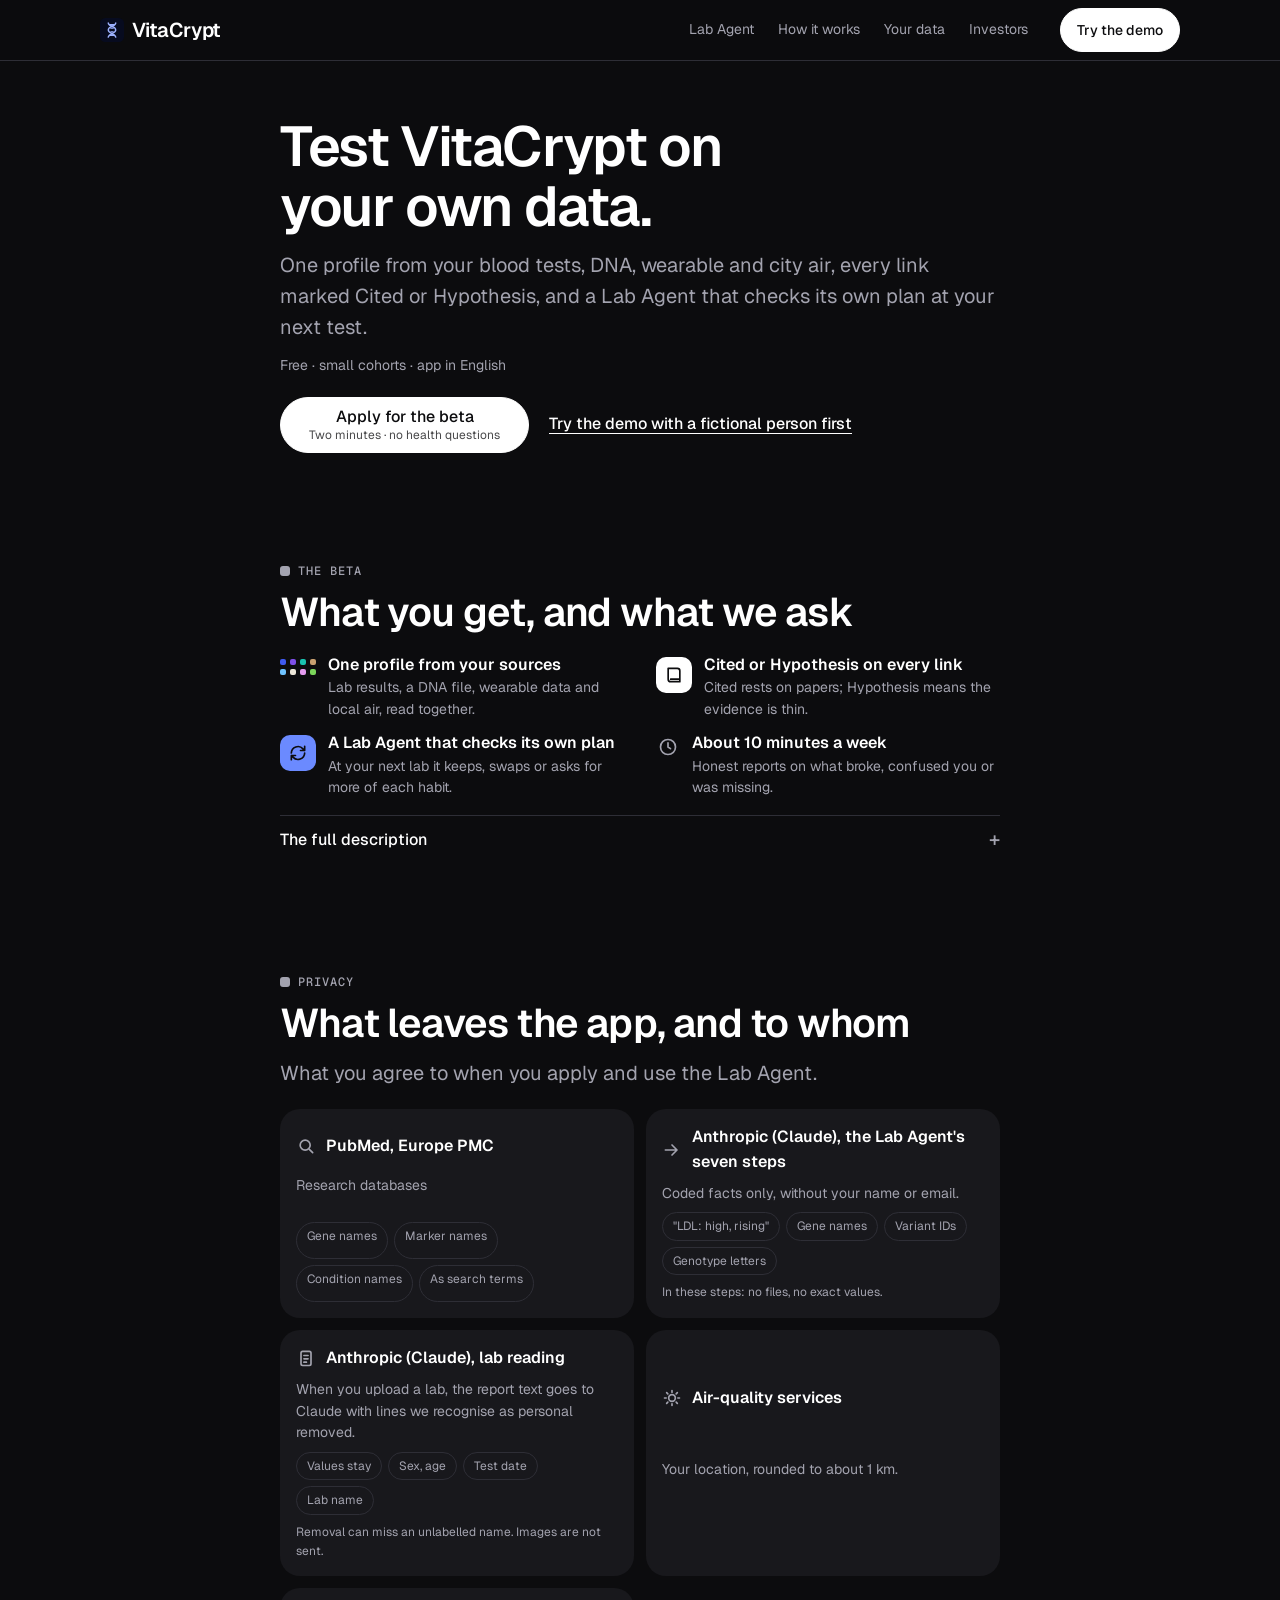
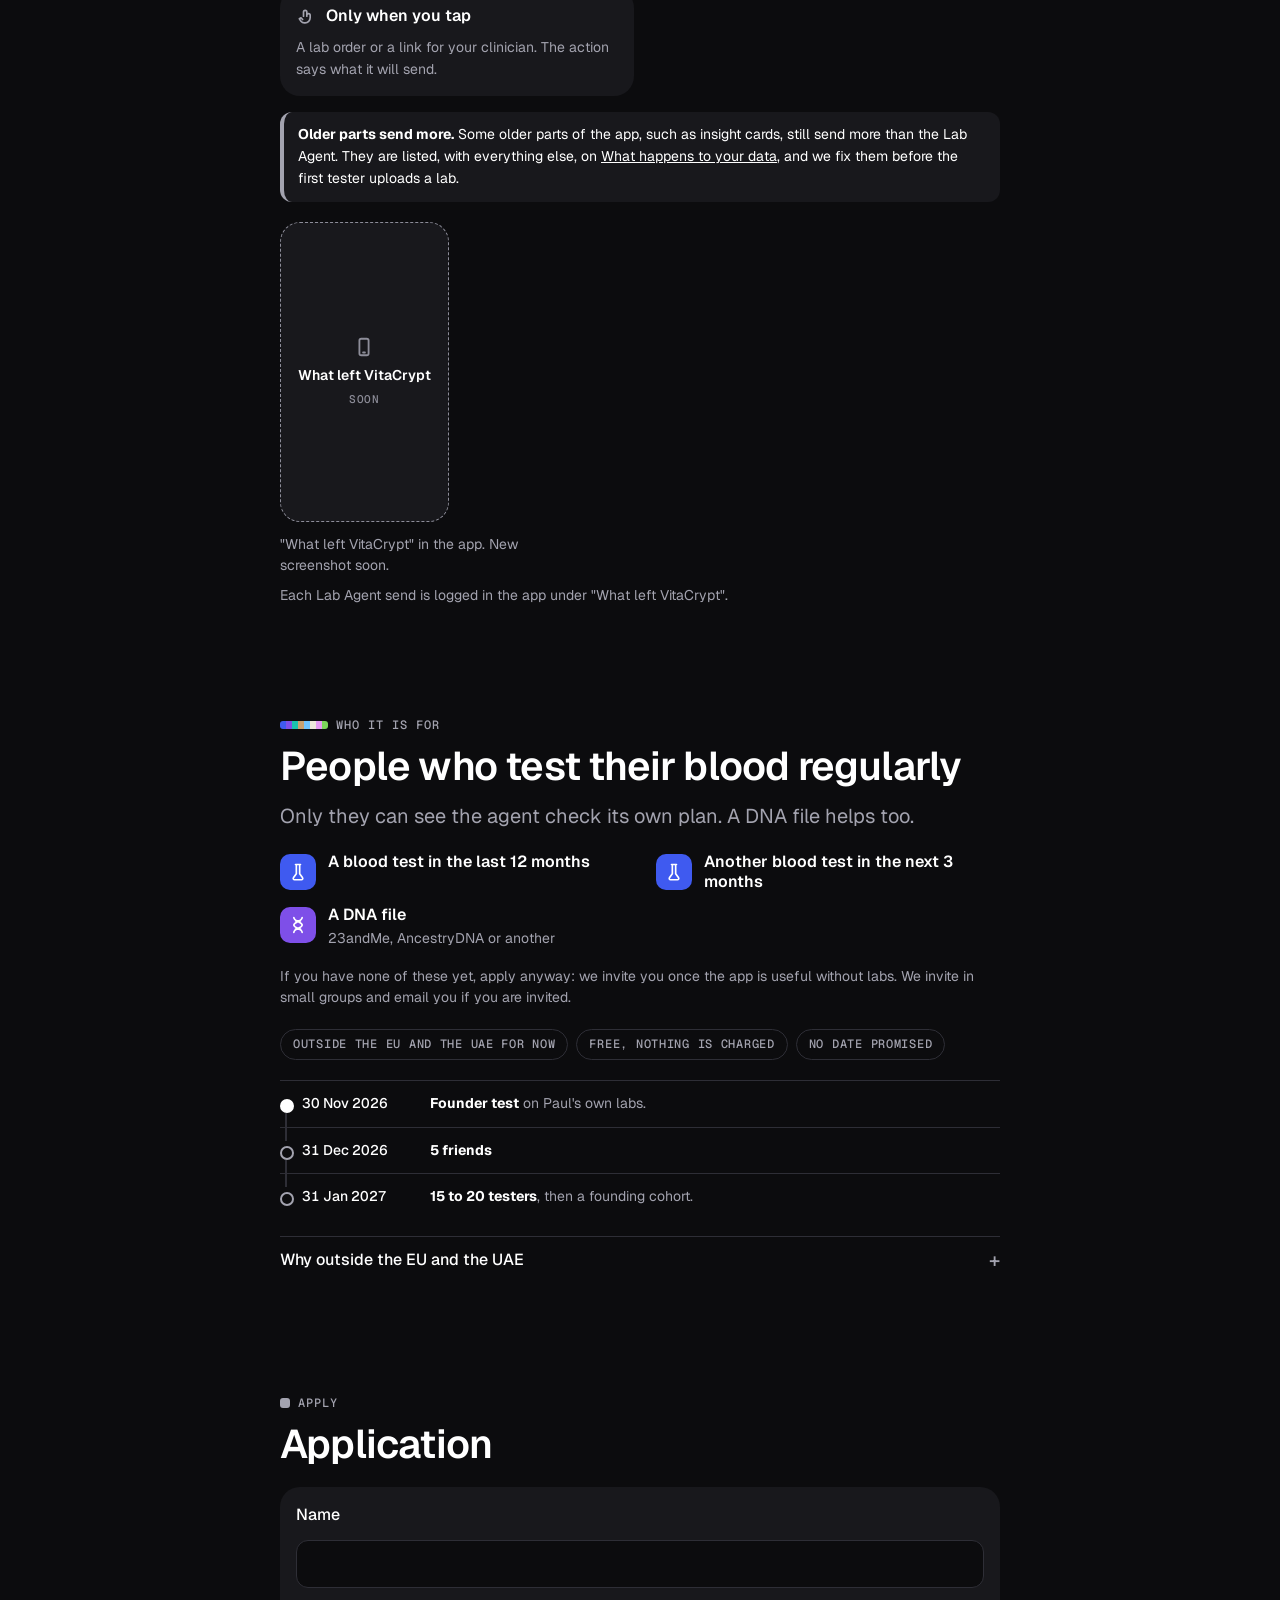
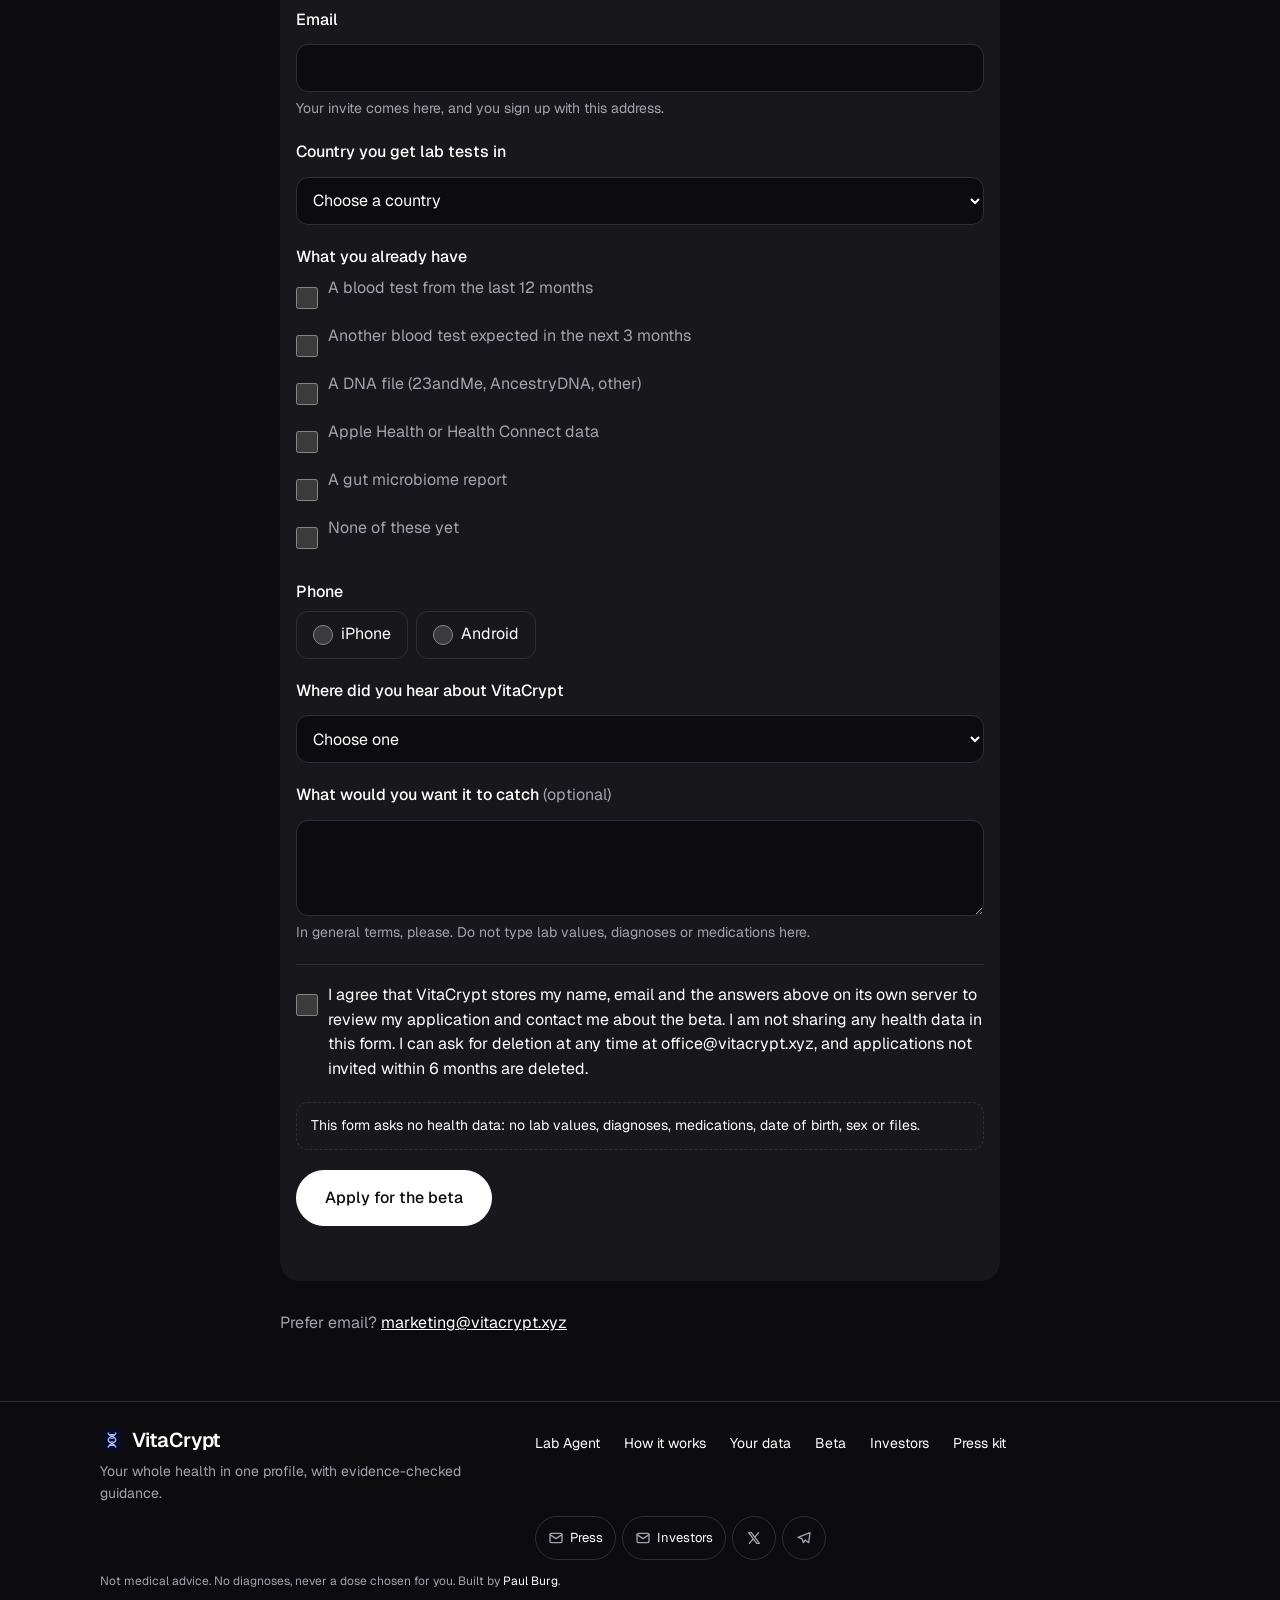
<file: beta.html>
<!DOCTYPE html>
<html lang="en">
<head>
<meta charset="UTF-8">
<meta name="viewport" content="width=device-width, initial-scale=1.0, viewport-fit=cover">
<meta name="theme-color" content="#0C0C0E">
<meta name="color-scheme" content="dark">
<title>Private beta · VitaCrypt</title>
<meta name="description" content="Test VitaCrypt on your own labs: one profile from blood tests, DNA, wearable and city air, and a Lab Agent that checks its own plan at your next test. Early-stage MVP, private beta, small cohorts. The application form asks no health data.">
<meta name="robots" content="index, follow">
<link rel="canonical" href="https://vitacrypt.xyz/beta">
<link rel="icon" type="image/svg+xml" href="/img/vitacrypt-mark.svg">
<link rel="icon" type="image/png" href="/img/vitacrypt-mark-512.png">
<meta property="og:type" content="website">
<meta property="og:site_name" content="VitaCrypt">
<meta property="og:url" content="https://vitacrypt.xyz/beta">
<meta property="og:title" content="Test VitaCrypt on your own labs · private beta">
<meta property="og:description" content="Early-stage MVP, small cohorts. The form asks no health data.">
<meta property="og:image" content="https://vitacrypt.xyz/img/og-preview-v4.jpg">
<meta name="twitter:card" content="summary_large_image">
<meta name="twitter:site" content="@vita_crypt">
<!-- Fonts and shared styles (dark only, tokens from the app) -->
<link rel="preconnect" href="https://fonts.googleapis.com">
<link rel="preconnect" href="https://fonts.gstatic.com" crossorigin>
<link rel="stylesheet" href="https://fonts.googleapis.com/css2?family=Geist:wght@400;500;600&family=Geist+Mono:wght@500&display=swap">
<link rel="stylesheet" href="/assets/site.css?v=5">
<script src="/assets/site.js?v=5" defer></script>
<style>
[hidden]{display:none!important}
.narrow{max-width:760px}
.hero .wrap.narrow{display:block}
.tags{display:flex;flex-wrap:wrap;gap:8px;margin-top:20px}
.tags li{font:500 12px/1.4 var(--mono);letter-spacing:.06em;text-transform:uppercase;color:var(--dim);border:1px solid var(--line);border-radius:999px;padding:6px 12px}
.rows h3{font-size:16px}
.rows p{font-size:14px}
.logrow{display:grid;gap:8px;margin-top:20px;justify-items:start}
.logrow figure{max-width:240px}
.logrow img{border:1px solid var(--line);border-radius:var(--r-in)}
.flow .when{margin-top:0}
.flow p{font-size:14px;color:var(--dim)}
.apply{display:grid;gap:20px;margin-top:20px}
.field{display:grid;gap:6px;border:0;padding:0;margin:0;min-width:0}
.field legend{font-weight:500;padding:0;margin:0 0 6px}
.opt{color:var(--dim);font-weight:400}
.field .hint{margin-top:0}
.checks{display:grid;gap:4px}
.check{gap:0;margin:0;color:var(--dim);cursor:pointer}
.check input{margin-top:11px}
.seg{display:flex;gap:8px;flex-wrap:wrap}
.seg label{display:inline-flex;gap:8px;align-items:center;min-height:48px;margin:0;border:1.5px solid var(--line);border-radius:var(--r-in);padding:0 16px;cursor:pointer;font-weight:400}
.seg label:has(input:checked){border-color:var(--ink)}
.seg input[type=radio]{width:20px;height:20px;min-height:0;margin:0;padding:0;accent-color:#fff}
textarea{min-height:96px;resize:vertical}
.consent{border-top:1px solid var(--line);padding-top:18px}
.consent .check{color:var(--ink);font-size:16px}
.nohealth{border:1.5px dashed var(--line);border-radius:var(--r-in);padding:12px 14px;font-size:14px;color:var(--ink)}
.honey{position:absolute;left:-9999px;width:1px;height:1px;opacity:0}
.status{font-size:14px;min-height:1.4em}
.status.waking{color:var(--dim)}.status.ok{color:var(--air)}.status.err{color:var(--bad)}
.status a{color:inherit}
.spinner{display:inline-block;width:12px;height:12px;border:2px solid var(--line);border-top-color:var(--ink);border-radius:50%;animation:spin .9s linear infinite;vertical-align:-1px;margin-right:8px}
@keyframes spin{to{transform:rotate(360deg)}}
@media (prefers-reduced-motion:reduce){.spinner{animation:none}}
.done h3{font-size:20px;margin-bottom:8px}
.done p{color:var(--dim)}
.mail{margin-top:20px;color:var(--dim)}
.mail a{display:inline-flex;align-items:center;min-height:44px;color:var(--ink)}
#betaForm .btn.big{width:100%}
@media (min-width:900px){#betaForm .btn.big{width:auto}}
</style>
</head>
<body>
<header class="top"><div class="wrap"><a class="wm" href="/"><img src="/img/vitacrypt-mark.svg" alt="" width="24" height="24"><span>Vita<i>Crypt</i></span></a><nav aria-label="Main"><a href="/agent">Lab Agent</a><a href="/platform.html">How it works</a><a href="/data">Your data</a><a href="/investor.html">Investors</a></nav><a class="btn p" href="https://app.vitacrypt.xyz/demo">Try the demo</a><button class="menu" type="button" aria-label="Open menu" aria-expanded="false" aria-controls="drawer"><svg class="ic" viewBox="0 0 24 24" aria-hidden="true"><path d="M4 7h16M4 12h16M4 17h16"/></svg></button></div></header>
<nav id="drawer" class="drawer" aria-label="Menu" hidden><a href="/agent">Lab Agent</a><a href="/platform.html">How it works</a><a href="/data">Your data</a><a href="/investor.html">Investors</a><a href="/beta">Apply for the beta</a><a href="/press">Press kit</a><a class="btn p" href="https://app.vitacrypt.xyz/demo">Try the demo</a></nav>

<main>
<section class="hero"><div class="wrap narrow">
 <h1>Test VitaCrypt on your own data.</h1>
 <p class="lead">One profile from your blood tests, DNA, wearable and city air, every link marked Cited or Hypothesis, and a Lab Agent that checks its own plan at your next test.</p>
 <p class="small">Free · small cohorts · app in English</p>
 <div class="cta"><a class="btn p big" href="#apply">Apply for the beta<small>Two minutes · no health questions</small></a><a class="tb" href="https://app.vitacrypt.xyz/demo?start=agent">Try the demo with a fictional person first</a></div>
</div></section>

<section id="get"><div class="wrap narrow">
 <p class="kick k-gr">The beta</p><h2>What you get, and what we ask</h2>
 <ul class="rows">
  <li><span class="sdots" aria-hidden="true"><i class="lab"></i><i class="dna"></i><i class="gut"></i><i class="body"></i><i class="wear"></i><i class="chk"></i><i class="sur"></i><i class="air"></i></span><div><h3>One profile from your sources</h3><p>Lab results, a DNA file, wearable data and local air, read together.</p></div></li>
  <li><span class="sq pl"><svg class="ic" viewBox="0 0 24 24" aria-hidden="true"><path d="M5 4h11a3 3 0 0 1 3 3v13H8a3 3 0 0 1-3-3V4zM8 17h11"/></svg></span><div><h3>Cited or Hypothesis on every link</h3><p>Cited rests on papers; Hypothesis means the evidence is thin.</p></div></li>
  <li><span class="sq ag"><svg class="ic" viewBox="0 0 24 24" aria-hidden="true"><path d="M4 12a8 8 0 0 1 14-5l2 2M20 12a8 8 0 0 1-14 5l-2-2M20 4v5h-5M4 20v-5h5"/></svg></span><div><h3>A Lab Agent that checks its own plan</h3><p>At your next lab it keeps, swaps or asks for more of each habit.</p></div></li>
  <li><span class="sq"><svg class="ic" viewBox="0 0 24 24" aria-hidden="true"><circle cx="12" cy="12" r="9"/><path d="M12 7v5l3 2"/></svg></span><div><h3>About 10 minutes a week</h3><p>Honest reports on what broke, confused you or was missing.</p></div></li>
 </ul>
 <details><summary>The full description</summary><div>
  <p>One profile from your sources: lab results, a DNA file, wearable data and the air quality where you live, read together instead of one PDF at a time.</p>
  <p>Cited or Hypothesis on every link: each connection the app draws is labelled Cited, with the papers it rests on, or Hypothesis, when the evidence is thin.</p>
  <p>A Lab Agent that checks its own plan: it suggests habits, a retest date and questions for your clinician. When your next lab arrives, it checks whether the plan worked and keeps, swaps or asks for more of each habit. It never diagnoses and never suggests doses.</p>
  <p>What we ask: honest reports, about 10 minutes a week. Tell us what broke, what confused you and what was missing. This is an early-stage MVP built by one person, so expect rough edges. Your reports decide what gets fixed first.</p>
 </div></details>
</div></section>

<section id="leaves"><div class="wrap narrow">
 <p class="kick k-gr">Privacy</p><h2>What leaves the app, and to whom</h2>
 <p class="lead">What you agree to when you apply and use the Lab Agent.</p>
 <ul class="flow">
  <li><div class="to"><svg class="ic" viewBox="0 0 24 24" aria-hidden="true"><circle cx="11" cy="11" r="6"/><path d="M20 20l-4-4"/></svg>PubMed, Europe PMC</div><p>Research databases</p><div class="pay"><span>Gene names</span><span>Marker names</span><span>Condition names</span><span>As search terms</span></div></li>
  <li><div class="to"><svg class="ic" viewBox="0 0 24 24" aria-hidden="true"><path d="M4 12h12M12 6l6 6-6 6"/></svg>Anthropic (Claude), the Lab Agent's seven steps</div><p>Coded facts only, without your name or email.</p><div class="pay"><span>"LDL: high, rising"</span><span>Gene names</span><span>Variant IDs</span><span>Genotype letters</span></div><p class="when">In these steps: no files, no exact values.</p></li>
  <li><div class="to"><svg class="ic" viewBox="0 0 24 24" aria-hidden="true"><rect x="6" y="4" width="12" height="17" rx="2"/><path d="M9.500 9h5M9.500 13h5M9.500 17h3"/></svg>Anthropic (Claude), lab reading</div><p>When you upload a lab, the report text goes to Claude with lines we recognise as personal removed.</p><div class="pay"><span>Values stay</span><span>Sex, age</span><span>Test date</span><span>Lab name</span></div><p class="when">Removal can miss an unlabelled name. Images are not sent.</p></li>
  <li><div class="to"><svg class="ic" viewBox="0 0 24 24" aria-hidden="true"><circle cx="12" cy="12" r="4"/><path d="M12 3v2M12 19v2M3 12h2M19 12h2M5.600 5.600l1.400 1.400M17 17l1.400 1.400M5.600 18.400L7 17M17 7l1.400-1.400"/></svg>Air-quality services</div><p>Your location, rounded to about 1 km.</p></li>
  <li><div class="to"><svg class="ic" viewBox="0 0 24 24" aria-hidden="true"><path d="M9 11V6a2 2 0 0 1 4 0v5M13 10a2 2 0 0 1 4 0v3a6 6 0 0 1-6 6h-1a5 5 0 0 1-4-2l-2-3 2-1 2 2"/></svg>Only when you tap</div><p>A lab order or a link for your clinician. The action says what it will send.</p></li>
 </ul>
 <div class="note"><b>Older parts send more.</b> Some older parts of the app, such as insight cards, still send more than the Lab Agent. They are listed, with everything else, on <a href="/data">What happens to your data</a>, and we fix them before the first tester uploads a lab.</div>
 <div class="logrow"><figure><div class="ph"><svg class="ic" viewBox="0 0 24 24" aria-hidden="true"><rect x="7" y="3" width="10" height="18" rx="2"/><path d="M11 18h2"/></svg><b>What left VitaCrypt</b>Soon</div><figcaption class="cap">"What left VitaCrypt" in the app. New screenshot soon.</figcaption></figure>
 <p class="small">Each Lab Agent send is logged in the app under "What left VitaCrypt".</p></div>
</div></section>

<section id="who"><div class="wrap narrow">
 <p class="kick k-data">Who it is for</p><h2>People who test their blood regularly</h2>
 <p class="lead">Only they can see the agent check its own plan. A DNA file helps too.</p>
 <ul class="rows">
  <li><span class="sq on-lab"><svg class="ic" viewBox="0 0 24 24" aria-hidden="true"><path d="M9 3h6M10 3v11l-3.500 5a1.500 1.500 0 0 0 1.300 2.300h8.400a1.500 1.500 0 0 0 1.300-2.300L14 14V3"/></svg></span><div><h3>A blood test in the last 12 months</h3></div></li>
  <li><span class="sq on-lab"><svg class="ic" viewBox="0 0 24 24" aria-hidden="true"><path d="M9 3h6M10 3v11l-3.500 5a1.500 1.500 0 0 0 1.300 2.300h8.400a1.500 1.500 0 0 0 1.300-2.300L14 14V3"/></svg></span><div><h3>Another blood test in the next 3 months</h3></div></li>
  <li><span class="sq on-dna"><svg class="ic" viewBox="0 0 24 24" aria-hidden="true"><path d="M7 3c0 5 10 5 10 9s-10 4-10 9M17 3c0 5-10 5-10 9s10 4 10 9M9 7h6M9 17h6"/></svg></span><div><h3>A DNA file</h3><p>23andMe, AncestryDNA or another</p></div></li>
 </ul>
 <p class="small" style="margin-top:16px">If you have none of these yet, apply anyway: we invite you once the app is useful without labs. We invite in small groups and email you if you are invited.</p>
 <ul class="tags" aria-label="Terms"><li>Outside the EU and the UAE for now</li><li>Free, nothing is charged</li><li>No date promised</li></ul>
 <ol class="gates">
  <li><time datetime="2026-11-30">30 Nov 2026</time><p><b>Founder test</b> on Paul's own labs.</p></li>
  <li><time datetime="2026-12-31">31 Dec 2026</time><p><b>5 friends</b></p></li>
  <li><time datetime="2027-01-31">31 Jan 2027</time><p><b>15 to 20 testers</b>, then a founding cohort.</p></li>
 </ol>
 <details><summary>Why outside the EU and the UAE</summary><div><p>For now we invite only people who live outside the EU and the UAE, until a data protection review is done. The beta is free; nothing is charged. The gates above are planned, and we cannot promise you a date.</p></div></details>
</div></section>

<section id="apply"><div class="wrap narrow">
 <p class="kick k-gr">Apply</p><h2>Application</h2>
    <form class="apply tile" id="betaForm" novalidate>
      <div class="field">
        <label class="label" for="f-name">Name</label>
        <input id="f-name" name="name" type="text" required maxlength="100" autocomplete="name">
      </div>
      <div class="field">
        <label class="label" for="f-email">Email</label>
        <input id="f-email" name="email" type="email" required maxlength="200" autocomplete="email" inputmode="email">
        <p class="hint">Your invite comes here, and you sign up with this address.</p>
      </div>
      <div class="field">
        <label class="label" for="f-country">Country you get lab tests in</label>
        <select id="f-country" name="country" required><option value="" selected disabled>Choose a country</option></select>
      </div>
      <fieldset class="field" id="f-sources">
        <legend>What you already have</legend>
        <div class="checks">
          <label class="check"><input type="checkbox" name="sources" value="blood_recent">A blood test from the last 12 months</label>
          <label class="check"><input type="checkbox" name="sources" value="blood_next_3m">Another blood test expected in the next 3 months</label>
          <label class="check"><input type="checkbox" name="sources" value="dna">A DNA file (23andMe, AncestryDNA, other)</label>
          <label class="check"><input type="checkbox" name="sources" value="wearable">Apple Health or Health Connect data</label>
          <label class="check"><input type="checkbox" name="sources" value="microbiome">A gut microbiome report</label>
          <label class="check"><input type="checkbox" name="sources" value="none">None of these yet</label>
        </div>
      </fieldset>
      <fieldset class="field">
        <legend>Phone</legend>
        <div class="seg">
          <label><input type="radio" name="phone_platform" value="ios" required>iPhone</label>
          <label><input type="radio" name="phone_platform" value="android">Android</label>
        </div>
      </fieldset>
      <div class="field">
        <label class="label" for="f-heard">Where did you hear about VitaCrypt</label>
        <select id="f-heard" name="heard_from" required>
          <option value="" selected disabled>Choose one</option>
          <option value="linkedin">LinkedIn</option>
          <option value="x">X</option>
          <option value="telegram">Telegram</option>
          <option value="reddit">Reddit</option>
          <option value="friend">A friend</option>
          <option value="other">Other</option>
        </select>
      </div>
      <div class="field">
        <label class="label" for="f-msg">What would you want it to catch <span class="opt">(optional)</span></label>
        <textarea id="f-msg" name="message" maxlength="500" rows="3" aria-describedby="f-msg-hint"></textarea>
        <p class="hint" id="f-msg-hint">In general terms, please. Do not type lab values, diagnoses or medications here.</p>
      </div>
      <input class="honey" type="text" name="company" tabindex="-1" autocomplete="off" aria-hidden="true">
      <div class="field consent">
        <label class="check"><input type="checkbox" name="consent" id="f-consent" required>I agree that VitaCrypt stores my name, email and the answers above on its own server to review my application and contact me about the beta. I am not sharing any health data in this form. I can ask for deletion at any time at office@vitacrypt.xyz, and applications not invited within 6 months are deleted.</label>
      </div>
      <p class="nohealth">This form asks no health data: no lab values, diagnoses, medications, date of birth, sex or files.</p>
      <div>
        <button class="btn p big" type="submit" id="f-submit">Apply for the beta</button>
      </div>
      <p class="status" id="f-status" role="status" aria-live="polite"></p>
    </form>
    <div class="done" id="betaDone" hidden>
      <div class="apply tile">
        <h3 id="doneTitle">Application received</h3>
        <p style="margin:0">Thank you. It is stored on our server and Paul reads every one. If you are invited, the email comes to the address you gave. Meanwhile, the <a href="https://app.vitacrypt.xyz/demo?start=agent">live demo</a> shows the Lab Agent on a fictional person.</p>
      </div>
    </div>
  <p class="mail">Prefer email? <a href="mailto:marketing@vitacrypt.xyz">marketing@vitacrypt.xyz</a></p>
</div></section>
</main>
<footer class="foot"><div class="wrap fg"><div><a class="wm" href="/"><img src="/img/vitacrypt-mark.svg" alt="" width="24" height="24"><span>Vita<i>Crypt</i></span></a><p class="tag">Your whole health in one profile, with evidence-checked guidance.</p></div><nav class="fl" aria-label="Footer"><a href="/agent">Lab Agent</a><a href="/platform.html">How it works</a><a href="/data">Your data</a><a href="/beta">Beta</a><a href="/investor.html">Investors</a><a href="/press">Press kit</a></nav><div class="fc"><a href="mailto:marketing@vitacrypt.xyz" title="marketing@vitacrypt.xyz"><svg class="ic" viewBox="0 0 24 24" aria-hidden="true"><rect x="3" y="5" width="18" height="14" rx="2"/><path d="M3 7l9 6 9-6"/></svg>Press</a><a href="mailto:investors@vitacrypt.xyz" title="investors@vitacrypt.xyz"><svg class="ic" viewBox="0 0 24 24" aria-hidden="true"><rect x="3" y="5" width="18" height="14" rx="2"/><path d="M3 7l9 6 9-6"/></svg>Investors</a><a href="https://x.com/vita_crypt" aria-label="VitaCrypt on X"><svg class="ic" viewBox="0 0 24 24" aria-hidden="true"><path d="M4 4h4l12 16h-4zM19 4l-6 7M5 20l6-7"/></svg></a><a href="https://t.me/paul_burg" aria-label="Paul Burg on Telegram"><svg class="ic" viewBox="0 0 24 24" aria-hidden="true"><path d="M21 4L3 11l6 2 2 6 3-4 5 4z"/></svg></a></div><p class="fd">Not medical advice. No diagnoses, never a dose chosen for you. Built by <a href="https://paulburg.com/">Paul Burg</a>.</p></div></footer>

<script>
(function () {
  // Must match BETA_APPLICATION_CONSENT in the app backend (backend/src/main.py).
  var CONSENT_VERSION = 'application-v1';
  var LOCAL = /^(localhost|127\.0\.0\.1)$/.test(location.hostname);
  var API = LOCAL ? 'http://127.0.0.1:8098' : 'https://app.vitacrypt.xyz/api';
  var WAKE_LIMIT_MS = 120000, RETRY_MS = 5000;

  var COUNTRIES = 'AF AX AL DZ AS AD AO AI AG AR AM AW AU AT AZ BS BH BD BB BY BE BZ BJ BM BT BO BA BW BR BN BG BF BI KH CM CA CV KY CF TD CL CN CO KM CG CD CK CR CI HR CU CW CY CZ DK DJ DM DO EC EG SV GQ ER EE SZ ET FO FJ FI FR GF PF GA GM GE DE GH GI GR GL GD GP GU GT GG GN GW GY HT HN HK HU IS IN ID IR IQ IE IM IL IT JM JP JE JO KZ KE KI XK KW KG LA LV LB LS LR LY LI LT LU MO MG MW MY MV ML MT MH MQ MR MU YT MX FM MD MC MN ME MS MA MZ MM NA NR NP NL NC NZ NI NE NG MK NO OM PK PW PS PA PG PY PE PH PL PT PR QA RE RO RU RW KN LC MF PM VC WS SM ST SA SN RS SC SL SG SX SK SI SB SO ZA KR SS ES LK SD SR SE CH SY TW TJ TZ TH TL TG TO TT TN TR TM TC TV UG UA AE GB US UY UZ VU VA VE VN VG VI YE ZM ZW'.split(' ');

  var form = document.getElementById('betaForm');
  var done = document.getElementById('betaDone');
  var status = document.getElementById('f-status');
  var submit = document.getElementById('f-submit');
  var country = document.getElementById('f-country');
  var sourcesBox = document.getElementById('f-sources');

  var names = null;
  try { names = new Intl.DisplayNames(['en'], { type: 'region' }); } catch (e) {}
  COUNTRIES
    .map(function (c) { return [c, names ? names.of(c) : c]; })
    .sort(function (a, b) { return a[1].localeCompare(b[1], 'en'); })
    .forEach(function (p) {
      var o = document.createElement('option');
      o.value = p[0];
      o.textContent = p[1];
      country.appendChild(o);
    });

  // "None of these yet" excludes the other boxes.
  sourcesBox.addEventListener('change', function (e) {
    if (e.target.name !== 'sources' || !e.target.checked) return;
    sourcesBox.querySelectorAll('input[name=sources]').forEach(function (b) {
      if ((e.target.value === 'none') !== (b.value === 'none')) b.checked = false;
    });
  });

  // The app sleeps after a quiet spell and takes about 70 s to start. While it sleeps the
  // edge answers without CORS headers and ignores preflight requests, so the browser
  // only sees a failed fetch. A plain no-cors GET is what wakes it.
  var wokeAt = 0;
  function wake() {
    if (Date.now() - wokeAt < 15000) return;
    wokeAt = Date.now();
    fetch(API + '/', { mode: 'no-cors', cache: 'no-store' }).catch(function () {});
  }
  form.addEventListener('focusin', wake, { once: true });

  function setStatus(cls, html) {
    status.className = 'status ' + cls;
    status.innerHTML = html;
  }
  function sleep(ms) { return new Promise(function (r) { setTimeout(r, ms); }); }

  async function send(payload) {
    var started = Date.now();
    for (;;) {
      var res = null, data = {};
      try {
        res = await fetch(API + '/beta-request', {
          method: 'POST',
          headers: { 'Content-Type': 'application/json' },
          body: JSON.stringify(payload)
        });
        data = await res.json().catch(function () { return {}; });
      } catch (e) { res = null; }
      if (res && res.ok) return { ok: true };
      var warming = !res || res.status === 502 || res.status === 503 || res.status === 504;
      if (!warming) return { ok: false, detail: data.detail || data.error };
      if (Date.now() - started > WAKE_LIMIT_MS) return { ok: false, timeout: true };
      var left = Math.max(0, Math.round((WAKE_LIMIT_MS - (Date.now() - started)) / 1000));
      setStatus('waking', '<span class="spinner" aria-hidden="true"></span>Waking the server. It sleeps when nobody uses it and takes about a minute to start. Please keep this page open (up to ' + left + ' s).');
      wake();
      await sleep(RETRY_MS);
    }
  }

  function fail(text) {
    status.className = 'status err';
    status.textContent = text;
    var p = document.createElement('span');
    p.innerHTML = ' If it keeps failing, write to <a href="mailto:office@vitacrypt.xyz">office@vitacrypt.xyz</a>.';
    status.appendChild(p);
    submit.disabled = false;
  }

  form.addEventListener('submit', async function (e) {
    e.preventDefault();
    var fd = new FormData(form);
    var sources = fd.getAll('sources');
    if (!form.checkValidity() || !sources.length) {
      if (!sources.length && form.checkValidity()) {
        fail('Please tick what you already have, or "None of these yet".');
        sourcesBox.querySelector('input').focus();
      } else {
        form.reportValidity();
      }
      return;
    }
    submit.disabled = true;
    setStatus('waking', '<span class="spinner" aria-hidden="true"></span>Sending…');
    var r = await send({
      name: fd.get('name'),
      email: fd.get('email'),
      country: fd.get('country'),
      sources: sources,
      phone_platform: fd.get('phone_platform'),
      heard_from: fd.get('heard_from'),
      message: fd.get('message') || '',
      consent: fd.get('consent') === 'on',
      consent_version: CONSENT_VERSION,
      company: fd.get('company') || ''
    });
    if (r.ok) {
      form.hidden = true;
      done.hidden = false;
      done.querySelector('h3').setAttribute('tabindex', '-1');
      done.querySelector('h3').focus();
      return;
    }
    if (r.timeout) return fail('The server did not wake up in time. Please try again in a minute.');
    fail(typeof r.detail === 'string' ? r.detail : 'Something went wrong. Please try again.');
  });
})();
</script>
</body>
</html>
</file>
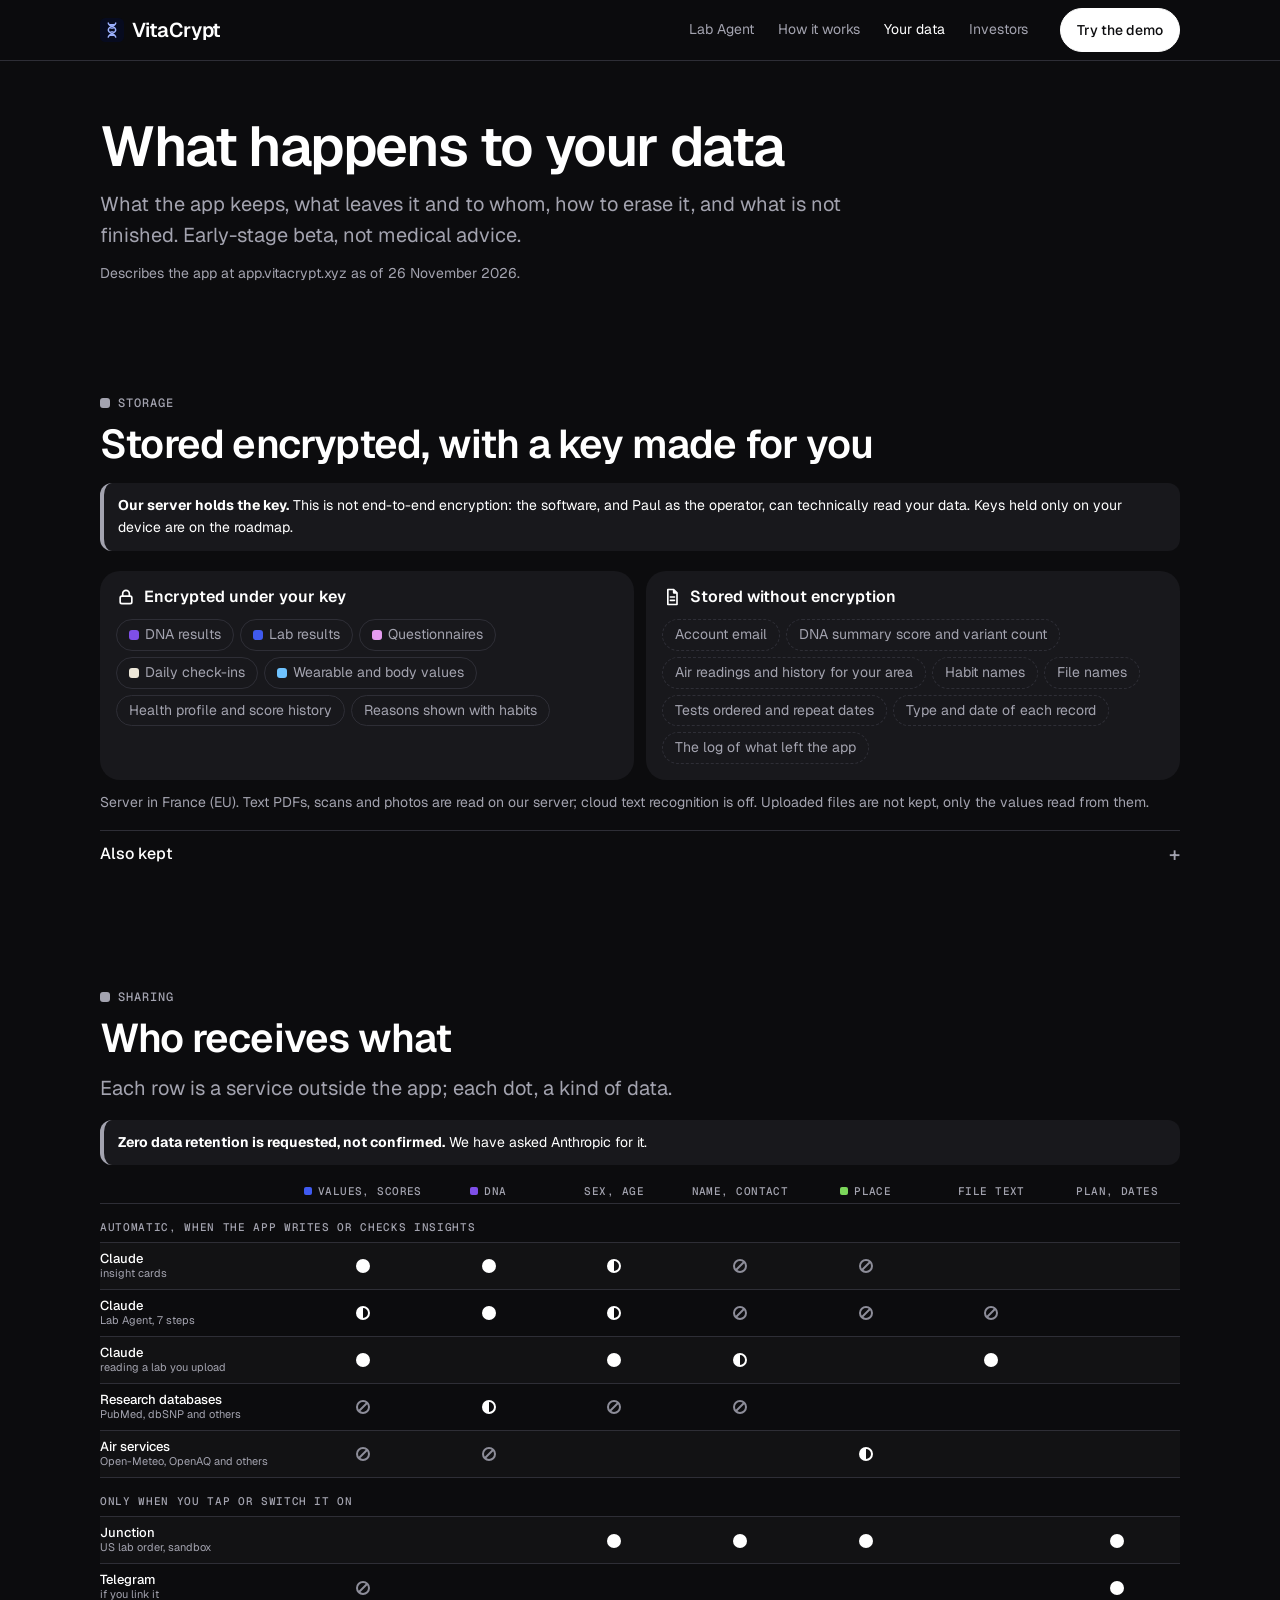
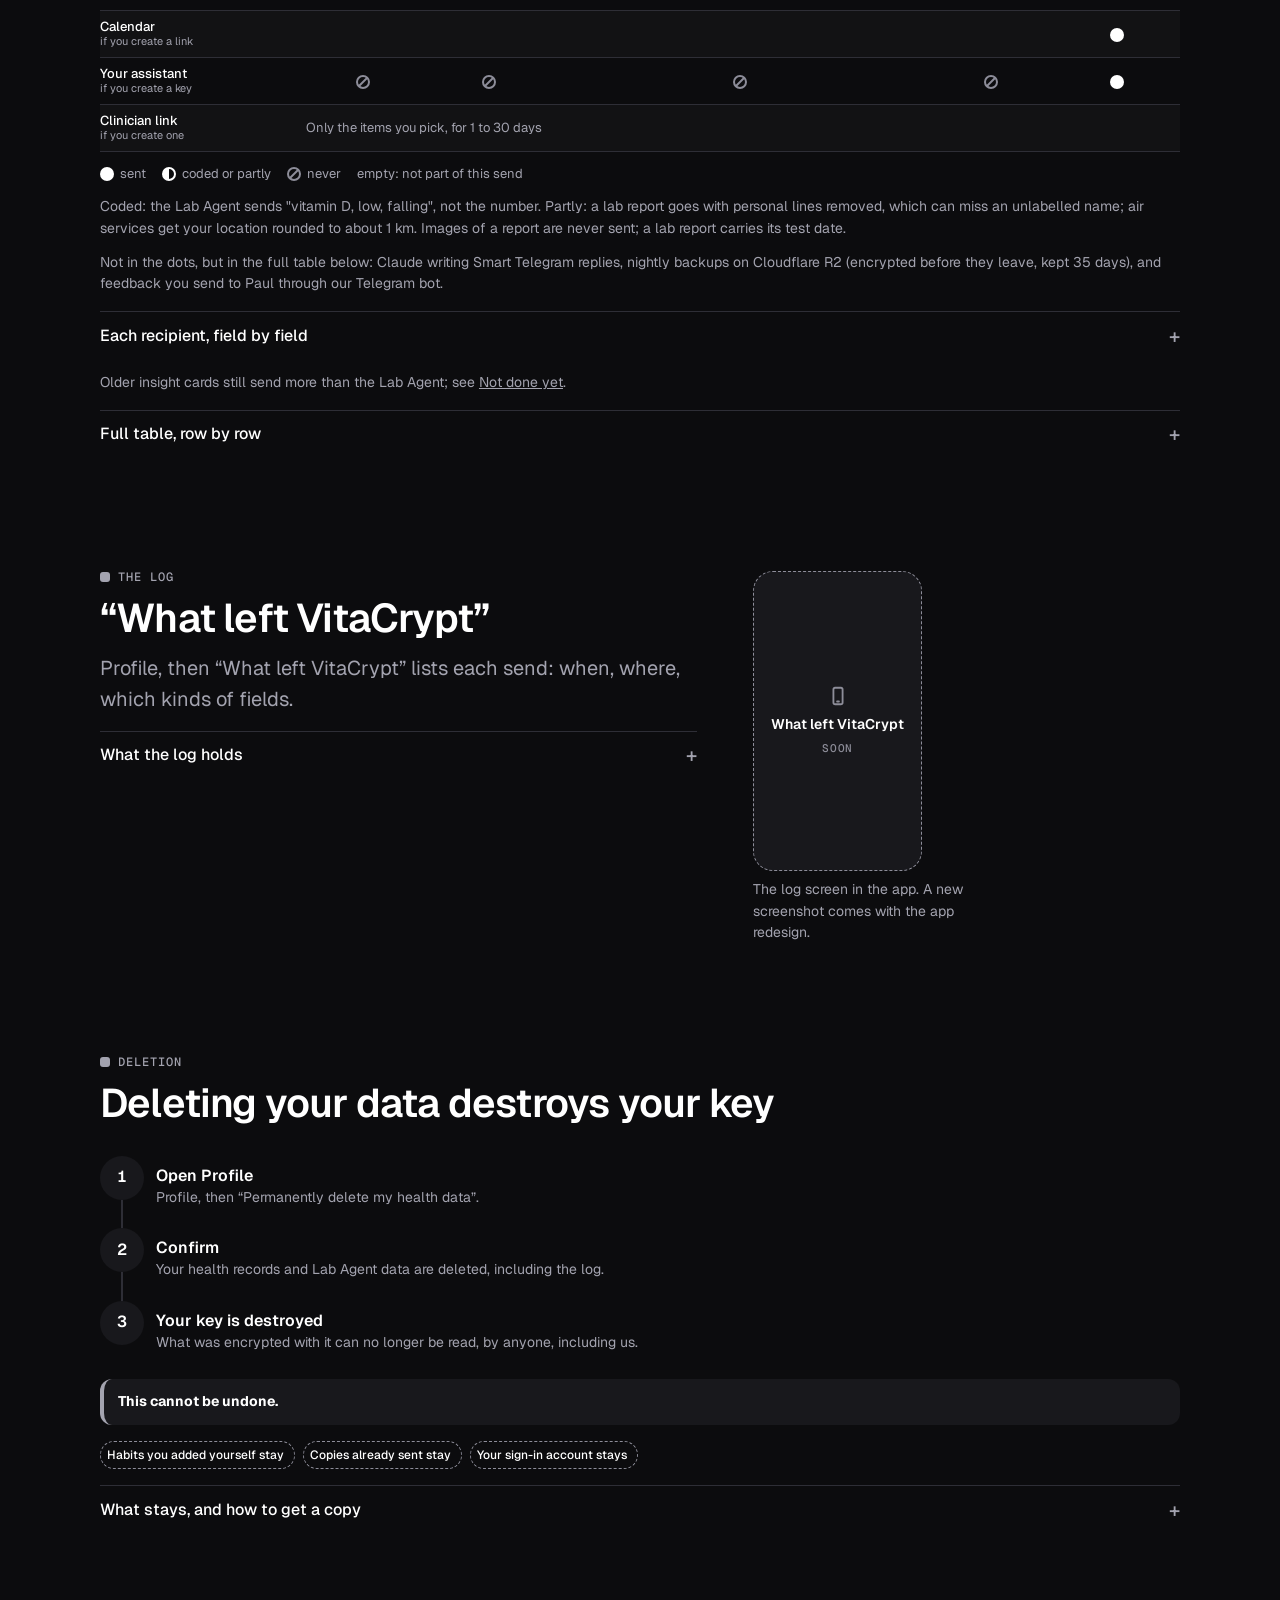
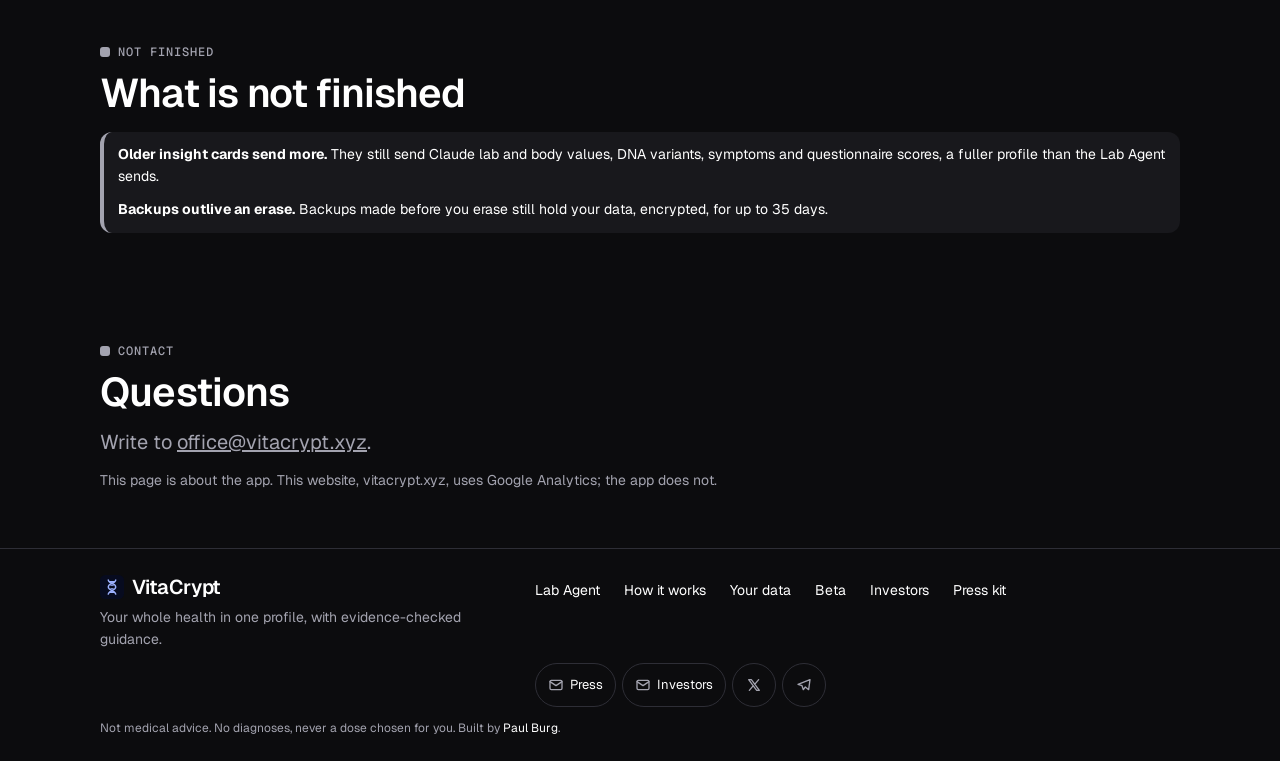
<file: data.html>
<!DOCTYPE html>
<html lang="en">
<head>
<meta charset="UTF-8">
<meta name="viewport" content="width=device-width, initial-scale=1.0, viewport-fit=cover">
<meta name="theme-color" content="#0C0C0E">
<meta name="color-scheme" content="dark">
<title>What happens to your data · VitaCrypt</title>
<meta name="description" content="What the VitaCrypt app stores, what leaves it and to whom, how to erase your data, and what is not finished yet. Plain English, early-stage MVP.">
<meta name="robots" content="index, follow">
<link rel="canonical" href="https://vitacrypt.xyz/data">
<link rel="icon" type="image/svg+xml" href="/img/vitacrypt-mark.svg">
<link rel="icon" type="image/png" href="/img/vitacrypt-mark-512.png">
<meta property="og:type" content="website">
<meta property="og:site_name" content="VitaCrypt">
<meta property="og:url" content="https://vitacrypt.xyz/data">
<meta property="og:title" content="What happens to your data · VitaCrypt">
<meta property="og:description" content="What the app stores, what leaves it and to whom, and what is not finished yet.">
<meta property="og:image" content="https://vitacrypt.xyz/img/og-preview-v4.jpg">
<meta name="twitter:card" content="summary_large_image">
<meta name="twitter:site" content="@vita_crypt">
<!-- Fonts and shared styles (dark only, tokens from the app) -->
<link rel="preconnect" href="https://fonts.googleapis.com">
<link rel="preconnect" href="https://fonts.gstatic.com" crossorigin>
<link rel="stylesheet" href="https://fonts.googleapis.com/css2?family=Geist:wght@400;500;600&family=Geist+Mono:wght@500&display=swap">
<link rel="stylesheet" href="/assets/site.css?v=5">
<script src="/assets/site.js?v=5" defer></script>
<!-- Google Analytics 4 -->
<script async src="https://www.googletagmanager.com/gtag/js?id=G-NGT34ZL8HV"></script>
<script>
  window.dataLayer = window.dataLayer || [];
  function gtag(){dataLayer.push(arguments);}
  gtag('js', new Date());
  gtag('config', 'G-NGT34ZL8HV', { anonymize_ip: true, cookie_flags: 'SameSite=None;Secure' });
</script>

<style>
.pl{display:flex;flex-wrap:wrap;gap:6px;margin-top:12px}
.pl li{font-size:14px;border:1px solid var(--line);border-radius:999px;padding:4px 12px;color:var(--dim)}
.pl.no li{border-style:dashed}
.tile h3{display:flex;align-items:center;gap:8px}
.flow .pay:empty{display:none}
.flow .pay span{font-size:14px}
.flow .when{font-size:14px}
details table{min-width:640px}
details>div{overflow-x:auto}
.rail h3{margin-top:10px}
@media (min-width:900px){.two{grid-template-columns:7fr 5fr}}
</style>
</head>
<body>
<header class="top"><div class="wrap"><a class="wm" href="/"><img src="/img/vitacrypt-mark.svg" alt="" width="24" height="24"><span>Vita<i>Crypt</i></span></a><nav aria-label="Main"><a href="/agent">Lab Agent</a><a href="/platform.html">How it works</a><a href="/data" aria-current="page">Your data</a><a href="/investor.html">Investors</a></nav><a class="btn p" href="https://app.vitacrypt.xyz/demo">Try the demo</a><button class="menu" type="button" aria-label="Open menu" aria-expanded="false" aria-controls="drawer"><svg class="ic" viewBox="0 0 24 24" aria-hidden="true"><path d="M4 7h16M4 12h16M4 17h16"/></svg></button></div></header>
<nav id="drawer" class="drawer" aria-label="Menu" hidden><a href="/agent">Lab Agent</a><a href="/platform.html">How it works</a><a href="/data" aria-current="page">Your data</a><a href="/investor.html">Investors</a><a href="/beta">Apply for the beta</a><a href="/press">Press kit</a><a class="btn p" href="https://app.vitacrypt.xyz/demo">Try the demo</a></nav>

<main id="top">
<section class="hero">
<div class="wrap">
<h1>What happens to your data</h1>
<p class="lead">What the app keeps, what leaves it and to whom, how to erase it, and what is not finished. Early-stage beta, not medical advice.</p>
<p class="small" style="margin-top:12px">Describes the app at app.vitacrypt.xyz as of 26 November 2026.</p>
</div>
</section>

<section id="stored">
<div class="wrap">
<p class="kick k-gr">Storage</p><h2>Stored encrypted, with a key made for you</h2>
<p class="note"><b>Our server holds the key.</b> This is not end-to-end encryption: the software, and Paul as the operator, can technically read your data. Keys held only on your device are on the roadmap.</p>
<div class="grid g2">
<div class="tile"><h3><svg class="ic" viewBox="0 0 24 24" aria-hidden="true"><rect x="5" y="11" width="14" height="9" rx="2"/><path d="M8 11V8a4 4 0 0 1 8 0v3"/></svg> Encrypted under your key</h3><ul class="pl"><li class="sc"><i class="dna"></i>DNA results</li><li class="sc"><i class="lab"></i>Lab results</li><li class="sc"><i class="sur"></i>Questionnaires</li><li class="sc"><i class="chk"></i>Daily check-ins</li><li class="sc"><i class="wear"></i>Wearable and body values</li><li>Health profile and score history</li><li>Reasons shown with habits</li></ul></div>
<div class="tile"><h3><svg class="ic" viewBox="0 0 24 24" aria-hidden="true"><path d="M7 3h7l4 4v14H7zM14 3v4h4M10 12h5M10 16h5"/></svg> Stored without encryption</h3><ul class="pl no"><li>Account email</li><li>DNA summary score and variant count</li><li>Air readings and history for your area</li><li>Habit names</li><li>File names</li><li>Tests ordered and repeat dates</li><li>Type and date of each record</li><li>The log of what left the app</li></ul></div>
</div>
<p class="cap">Server in France (EU). Text PDFs, scans and photos are read on our server; cloud text recognition is off. Uploaded files are not kept, only the values read from them.</p>
<details><summary>Also kept</summary><div>
<p>Your email and a hashed password (we never see the password itself). Which version of the privacy notice you accepted, and when. How you use the app, without health values: sign-up, opening the app, adding a kind of data, viewing insights, running the Lab Agent, and your ratings of cards. Names of test results we do not support yet, counted across all users without values or senders.</p>
<p>Your sex, birth year and height, if you give them or they are printed on what you add; each shows where it came from in Profile, where you can correct it. Apple Health data you added before 17 November 2026 stays in your account until you delete it; the import was removed that day.</p>
<p>Some things are stored without encryption: your account email, the summary score from your DNA file and how many variants it contained, air-quality readings and history for your area, the habits you adopt (the habit text, not the reasons shown with it), file names, which tests you ordered and when repeat tests are due, the type and date of each record, and the log of what left the app.</p>
</div></details>
</div>
</section>

<section id="outbound">
<div class="wrap">
<p class="kick k-gr">Sharing</p><h2>Who receives what</h2>
<p class="lead">Each row is a service outside the app; each dot, a kind of data.</p>
<p class="note"><b>Zero data retention is requested, not confirmed.</b> We have asked Anthropic for it.</p>
<div class="wgww"><table class="wgw"><caption class="vh">Who receives which kinds of data</caption><thead><tr><th scope="col"><span class="vh">Recipient</span></th><th scope="col"><span><i class="hd lab"></i>Values, scores</span></th><th scope="col"><span><i class="hd dna"></i>DNA</span></th><th scope="col"><span>Sex, age</span></th><th scope="col"><span>Name, contact</span></th><th scope="col"><span><i class="hd air"></i>Place</span></th><th scope="col"><span>File text</span></th><th scope="col"><span>Plan, dates</span></th></tr></thead><tbody>
<tr class="grp"><th colspan="8" scope="colgroup">Automatic, when the app writes or checks insights</th></tr>
<tr><th scope="row">Claude<small>insight cards</small></th><td><span class="d s" title="sent"></span><span class="vh">sent</span></td><td><span class="d s" title="sent"></span><span class="vh">sent</span></td><td><span class="d c" title="coded or partly"></span><span class="vh">coded or partly</span></td><td><span class="d n" title="never sent"></span><span class="vh">never</span></td><td><span class="d n" title="never sent"></span><span class="vh">never</span></td><td><span class="vh">not part of this send</span></td><td><span class="vh">not part of this send</span></td></tr>
<tr><th scope="row">Claude<small>Lab Agent, 7 steps</small></th><td><span class="d c" title="coded or partly"></span><span class="vh">coded or partly</span></td><td><span class="d s" title="sent"></span><span class="vh">sent</span></td><td><span class="d c" title="coded or partly"></span><span class="vh">coded or partly</span></td><td><span class="d n" title="never sent"></span><span class="vh">never</span></td><td><span class="d n" title="never sent"></span><span class="vh">never</span></td><td><span class="d n" title="never sent"></span><span class="vh">never</span></td><td><span class="vh">not part of this send</span></td></tr>
<tr><th scope="row">Claude<small>reading a lab you upload</small></th><td><span class="d s" title="sent"></span><span class="vh">sent</span></td><td><span class="vh">not part of this send</span></td><td><span class="d s" title="sent"></span><span class="vh">sent</span></td><td><span class="d c" title="coded or partly"></span><span class="vh">coded or partly</span></td><td><span class="vh">not part of this send</span></td><td><span class="d s" title="sent"></span><span class="vh">sent</span></td><td><span class="vh">not part of this send</span></td></tr>
<tr><th scope="row">Research databases<small>PubMed, dbSNP and others</small></th><td><span class="d n" title="never sent"></span><span class="vh">never</span></td><td><span class="d c" title="coded or partly"></span><span class="vh">coded or partly</span></td><td><span class="d n" title="never sent"></span><span class="vh">never</span></td><td><span class="d n" title="never sent"></span><span class="vh">never</span></td><td><span class="vh">not part of this send</span></td><td><span class="vh">not part of this send</span></td><td><span class="vh">not part of this send</span></td></tr>
<tr><th scope="row">Air services<small>Open-Meteo, OpenAQ and others</small></th><td><span class="d n" title="never sent"></span><span class="vh">never</span></td><td><span class="d n" title="never sent"></span><span class="vh">never</span></td><td><span class="vh">not part of this send</span></td><td><span class="vh">not part of this send</span></td><td><span class="d c" title="coded or partly"></span><span class="vh">coded or partly</span></td><td><span class="vh">not part of this send</span></td><td><span class="vh">not part of this send</span></td></tr>
</tbody><tbody><tr class="grp"><th colspan="8" scope="colgroup">Only when you tap or switch it on</th></tr>
<tr><th scope="row">Junction<small>US lab order, sandbox</small></th><td><span class="vh">not part of this send</span></td><td><span class="vh">not part of this send</span></td><td><span class="d s" title="sent"></span><span class="vh">sent</span></td><td><span class="d s" title="sent"></span><span class="vh">sent</span></td><td><span class="d s" title="sent"></span><span class="vh">sent</span></td><td><span class="vh">not part of this send</span></td><td><span class="d s" title="sent"></span><span class="vh">sent</span></td></tr>
<tr><th scope="row">Telegram<small>if you link it</small></th><td><span class="d n" title="never sent"></span><span class="vh">never</span></td><td><span class="vh">not part of this send</span></td><td><span class="vh">not part of this send</span></td><td><span class="vh">not part of this send</span></td><td><span class="vh">not part of this send</span></td><td><span class="vh">not part of this send</span></td><td><span class="d s" title="sent"></span><span class="vh">sent</span></td></tr>
<tr><th scope="row">Calendar<small>if you create a link</small></th><td><span class="vh">not part of this send</span></td><td><span class="vh">not part of this send</span></td><td><span class="vh">not part of this send</span></td><td><span class="vh">not part of this send</span></td><td><span class="vh">not part of this send</span></td><td><span class="vh">not part of this send</span></td><td><span class="d s" title="sent"></span><span class="vh">sent</span></td></tr>
<tr><th scope="row">Your assistant<small>if you create a key</small></th><td><span class="d n" title="never sent"></span><span class="vh">never</span></td><td><span class="d n" title="never sent"></span><span class="vh">never</span></td><td><span class="vh">not part of this send</span></td><td><span class="d n" title="never sent"></span><span class="vh">never</span></td><td><span class="vh">not part of this send</span></td><td><span class="d n" title="never sent"></span><span class="vh">never</span></td><td><span class="d s" title="sent"></span><span class="vh">sent</span></td></tr>
<tr><th scope="row">Clinician link<small>if you create one</small></th><td colspan="7" class="pick">Only the items you pick, for 1 to 30 days</td></tr>
</tbody></table></div>
<p class="wgwkey"><span><span class="d s"></span>sent</span><span><span class="d c"></span>coded or partly</span><span><span class="d n"></span>never</span><span>empty: not part of this send</span></p>
<p class="cap">Coded: the Lab Agent sends "vitamin D, low, falling", not the number. Partly: a lab report goes with personal lines removed, which can miss an unlabelled name; air services get your location rounded to about 1 km. Images of a report are never sent; a lab report carries its test date.</p>
<p class="cap">Not in the dots, but in the full table below: Claude writing Smart Telegram replies, nightly backups on Cloudflare R2 (encrypted before they leave, kept 35 days), and feedback you send to Paul through our Telegram bot.</p>
<details><summary>Each recipient, field by field</summary><div>
<h3 style="margin-top:16px">Whenever the app writes or checks insights</h3>
<ul class="flow"><li><div class="to"><svg class="ic" viewBox="0 0 24 24" aria-hidden="true"><path d="M12 3l1.800 5.200L19 10l-5.200 1.800L12 17l-1.800-5.200L5 10l5.200-1.800z"/></svg>Anthropic (Claude), insight cards</div><div class="pay"><span>lab and body values</span><span>DNA variants</span><span>symptoms and questionnaire scores</span><span>sex and 5-year age band</span></div><div class="pay"><span class="no">name</span><span class="no">email</span><span class="no">account id</span><span class="no">city name</span><span class="no">exact coordinates</span><span class="no">birth year or date</span></div><p class="when">When insights are written. Sends more than the Lab Agent.</p></li><li><div class="to"><svg class="ic" viewBox="0 0 24 24" aria-hidden="true"><path d="M12 3l1.800 5.200L19 10l-5.200 1.800L12 17l-1.800-5.200L5 10l5.200-1.800z"/></svg>Anthropic (Claude), Lab Agent</div><div class="pay"><span>marker, low / normal / high, how it moved</span><span>gene and variant codes with genotype letters</span><span>body measures as below / within / above range</span><span>sex and age band</span></div><div class="pay"><span class="no">name</span><span class="no">email</span><span class="no">exact values</span><span class="no">dates</span><span class="no">places</span><span class="no">file text</span></div><p class="when">When the Lab Agent runs its seven steps.</p></li><li><div class="to"><svg class="ic" viewBox="0 0 24 24" aria-hidden="true"><path d="M7 3h7l4 4v14H7zM14 3v4h4M10 12h5M10 16h5"/></svg>Anthropic (Claude), lab reading</div><div class="pay"><span>report text, personal lines removed</span><span>sex, age, test date, lab name</span></div><div class="pay"><span class="no">images</span></div><p class="when">When you upload a report or screenshot. The removal can miss an unlabelled name.</p></li><li><div class="to"><svg class="ic" viewBox="0 0 24 24" aria-hidden="true"><path d="M5 4h10a3 3 0 0 1 3 3v13H8a3 3 0 0 1-3-3zM5 17a3 3 0 0 1 3-3h10"/></svg>Research and variant databases</div><div class="pay"><span>general terms such as a marker and a topic</span><span>rsIDs of the variants in your file</span></div><div class="pay"><span class="no">sex</span><span class="no">age</span><span class="no">numbers</span><span class="no">genotype</span><span class="no">name</span></div><p class="when">PubMed, Europe PMC, OpenAlex, dbSNP, GWAS Catalog.</p></li><li><div class="to"><svg class="ic" viewBox="0 0 24 24" aria-hidden="true"><circle cx="12" cy="12" r="4"/><path d="M12 3v2M12 19v2M3 12h2M19 12h2M5.600 5.600l1.400 1.400M17 17l1.400 1.400M5.600 18.400L7 17M17 7l1.400-1.400"/></svg>Air and weather services</div><div class="pay"><span>location rounded to about 1 km</span><span>city name you type</span></div><div class="pay"><span class="no">anything about your health</span></div><p class="when">Open-Meteo, OpenAQ, WAQI, PurpleAir, Sensor.Community, OpenStreetMap.</p></li></ul>
<h3 style="margin-top:16px">Only when you tap or switch it on</h3>
<ul class="flow"><li><div class="to"><svg class="ic" viewBox="0 0 24 24" aria-hidden="true"><path d="M4 5h2l2 10h9l2-7H7M10 19h.01M16 19h.01"/></svg>Junction (US lab-test service, sandbox)</div><div class="pay"><span>name, birth date, sex, phone, email, address</span><span>tests ordered</span></div><div class="pay"></div><p class="when">After you confirm an order. Test mode; simulated in the demo.</p></li><li><div class="to"><svg class="ic" viewBox="0 0 24 24" aria-hidden="true"><path d="M21 4L3 11l6 2 2 6 3-4 4 3z"/></svg>Telegram, only if you link it</div><div class="pay"><span>Smart: step names, days done, retest date, air note</span><span>Short: one fixed sentence</span></div><div class="pay"><span class="no">lab values</span><span class="no">marker names</span><span class="no">conditions</span><span class="no">phone data</span></div><p class="when">3 days before and on the day of each repeat test. Smart bot replies also go through Anthropic (Claude).</p></li><li><div class="to"><svg class="ic" viewBox="0 0 24 24" aria-hidden="true"><rect x="4" y="5" width="16" height="15" rx="2"/><path d="M4 10h16M9 3v4M15 3v4"/></svg>Your calendar app, if you create a link</div><div class="pay"><span>retest date, half-way check, plan steps</span></div><div class="pay"><span class="no">step and test names by default</span></div><p class="when">Anyone with the private link can read it.</p></li><li><div class="to"><svg class="ic" viewBox="0 0 24 24" aria-hidden="true"><rect x="5" y="8" width="14" height="10" rx="3"/><path d="M12 4v4M9 13h.01M15 13h.01"/></svg>Your own assistant, if you create an agent key</div><div class="pay"><span>today’s steps, days done, retest date, open alerts</span></div><div class="pay"><span class="no">lab values</span><span class="no">marker names</span><span class="no">DNA</span><span class="no">reports</span><span class="no">check-ins</span><span class="no">email</span></div><p class="when">Only if you create a key. Revoking it stops it at once.</p></li><li><div class="to"><svg class="ic" viewBox="0 0 24 24" aria-hidden="true"><path d="M10 14a4 4 0 0 0 5.700 0l3-3a4 4 0 0 0-5.700-5.700l-1 1M14 10a4 4 0 0 0-5.700 0l-3 3a4 4 0 0 0 5.700 5.700l1-1"/></svg>Whoever you give a clinician link to</div><div class="pay"><span>only the items you pick</span></div><div class="pay"></div><p class="when">Works 1 to 30 days; you can revoke it. Each opening is logged.</p></li></ul>
</div></details>
<p class="cap">Older insight cards still send more than the Lab Agent; see <a href="#not-yet">Not done yet</a>.</p>
<details><summary>Full table, row by row</summary><div><p>Anthropic’s commercial terms do not allow it to train models on this data. Email to you (invites, password resets) is sent from our own mail server.</p><table><thead><tr><th>Who receives it</th><th>Feature</th><th>What is sent</th><th>When</th></tr></thead><tbody><tr><td>Anthropic (Claude)</td><td>Insight cards</td><td>Health facts and numbers: lab values, body measurements you add or type (such as weight, BMI, body fat and muscle, and how they changed), DNA variants, symptoms and questionnaire scores, without your name, email, account id, city name or exact coordinates. If you have them in Profile, your sex and a 5-year age band (for example 35-39); never your birth year or a date.</td><td>When insights are written</td></tr><tr><td>Anthropic (Claude)</td><td>Lab Agent wording</td><td>Coded plan items (a marker, whether it is low, normal or high and how it moved), the gene and variant codes linked to them with your genotype letters, and as background whether each body measurement is below, within or above its range (no numbers), your sex and a 5-year age band. No name, email, exact values, dates, places or file text. A second call sends general research claims with paper summaries, to check which papers support them.</td><td>When the Lab Agent runs</td></tr><tr><td>Anthropic (Claude)</td><td>Reading a lab report, body-composition sheet or scale-app screenshot</td><td>The report is read on our server (scans, photos and screenshots by text recognition that runs on our server; no cloud text recognition). Lines with your name, birth date, address and contact details that we can recognise are removed first, and only the remaining text goes to Anthropic. On a screenshot we also drop lines without a value. Your sex, age, the date of the test and the lab’s name stay in that text, because the values are read against them. Images are not sent. The removal is automatic and can miss a name printed without a label; the confirm screen tells you how many lines were removed. Nothing is saved until you check the values.</td><td>When you upload</td></tr><tr><td>Anthropic (Claude)</td><td>Smart Telegram bot replies</td><td>The questions you type to the bot with the plan data listed under Telegram, without your name, email, account id or Telegram name. Replies pass a filter that blocks marker names, values and condition words.</td><td>Only in Smart mode</td></tr><tr><td>PubMed / NCBI, Europe PMC / EBI, OpenAlex</td><td>Research search</td><td>General search terms such as a marker and a topic, or the words you type into research search. Sex, age and numbers are removed from every search first.</td><td>When a feature looks up research</td></tr><tr><td>NCBI dbSNP, GWAS Catalog</td><td>DNA lookups</td><td>The IDs of the variants VitaCrypt reads from your file (such as rs429358). Not your genotype or your name.</td><td>After you add DNA</td></tr><tr><td>Open-Meteo, OpenAQ, WAQI, PurpleAir, Sensor.Community, OpenStreetMap (Nominatim, Overpass)</td><td>Local air and map search</td><td>Your location rounded to about 1 km. When you type your city, OpenStreetMap Nominatim gets that name to find it; with “Use my location” your browser gives coordinates that the app rounds to about 1 km first. For labs near you, OpenStreetMap also gets the city name you typed.</td><td>When you use Environment, Profile location or labs near you</td></tr><tr><td>Junction (US, sandbox)</td><td>Repeat lab order</td><td>The name, birth date, sex, phone, email and address you enter on the order screen, and the tests ordered. Test mode; in the demo the order is simulated.</td><td>After you confirm an order</td></tr><tr><td>Telegram</td><td>Reminders</td><td>Smart mode: the names of your plan’s everyday steps (a step that would name a lab marker shows as “A step from your plan”), how many days you have done them, your retest date and today’s air, UV or heat note for your city. Short mode: one fixed sentence that a lab check is coming up. Never lab values, marker names, health conditions or phone data. The words of a step can still hint at why it is there; choose Short if you prefer not even that.</td><td>After you link Telegram; 3 days before and on the day of each repeat test</td></tr><tr><td>Your calendar app</td><td>Calendar link</td><td>Retest date, the half-way check and plan steps for the coming days. Titles are neutral by default (“VitaCrypt: plan step”); full titles appear only if you turn them on. Anyone who has the link can read these events. “Create a new link” replaces it at once; “Turn off” removes it.</td><td>When you create a calendar link</td></tr><tr><td>Your own assistant (for example Claude or ChatGPT)</td><td>Personal agent key</td><td>Today’s steps, how many days you have done them, your retest date, open plan questions and open alerts in neutral wording. Never lab values, marker names, your DNA or genetic results, reports, check-ins, phone data, email, login or other account data. With write access it can also mark a step done, pick an option in an alert or move the retest. The assistant’s own provider then has what it read, under its own terms.</td><td>When you create a key (beta: demo and beta-list accounts only)</td></tr><tr><td>Whoever you give the link to</td><td>Clinician link</td><td>Only the items you pick, after a preview of exactly what they will see. Works 1 to 30 days and you can revoke it at any time. We send it nowhere; you pass it on. Each opening is logged with its time.</td><td>When you create a link</td></tr><tr><td>Cloudflare R2</td><td>Nightly backups</td><td>Backups encrypted before they leave the server. Only Paul holds the key that opens them. Kept for 35 days.</td><td>Every night</td></tr><tr><td>Paul, through our Telegram bot</td><td>Feedback and unknown test names</td><td>Feedback you choose to send, with your account number and the technical details you allow. Test names on your reports that VitaCrypt does not know yet, without their values and without who sent them.</td><td>When you send feedback or upload such a report</td></tr></tbody></table></div></details>
</div>
</section>

<section id="log">
<div class="wrap">
<div class="two">
<div>
<p class="kick k-gr">The log</p><h2>“What left VitaCrypt”</h2>
<p class="lead">Profile, then “What left VitaCrypt” lists each send: when, where, which kinds of fields.</p>
<details><summary>What the log holds</summary><div><p>Sends from these features are written to a log in the app. The log names the fields, never their values. It shows the latest 200 entries. Some literature searches made for insight cards are not logged yet.</p></div></details>
</div>
<figure style="max-width:260px"><div class="ph"><svg class="ic" viewBox="0 0 24 24" aria-hidden="true"><rect x="7" y="3" width="10" height="18" rx="2"/><path d="M11 18h2"/></svg><b>What left VitaCrypt</b>Soon</div><figcaption>The log screen in the app. A new screenshot comes with the app redesign.</figcaption></figure>
</div>
</div>
</section>

<section id="erase">
<div class="wrap">
<p class="kick k-gr">Deletion</p><h2>Deleting your data destroys your key</h2>
<ol class="rail">
<li><div><h3>Open Profile</h3><p>Profile, then “Permanently delete my health data”.</p></div></li>
<li><div><h3>Confirm</h3><p>Your health records and Lab Agent data are deleted, including the log.</p></div></li>
<li><div><h3>Your key is destroyed</h3><p>What was encrypted with it can no longer be read, by anyone, including us.</p></div></li>
</ol>
<p class="note"><b>This cannot be undone.</b></p>
<div class="chips"><span class="chip sm off">Habits you added yourself stay</span><span class="chip sm off">Copies already sent stay</span><span class="chip sm off">Your sign-in account stays</span></div>
<details><summary>What stays, and how to get a copy</summary><div>
<p>Once older backups are deleted, anything encrypted with that key can no longer be read, by anyone, including us. Copies already sent to others, such as a lab order or a clinician link someone has opened, are not affected.</p>
<p>Your sign-in account stays. To have it removed as well, write to <a href="mailto:office@vitacrypt.xyz">office@vitacrypt.xyz</a>.</p>
<p>Before you erase, Profile, then “Download my data” gives you everything we store for your account as one JSON file.</p>
</div></details>
</div>
</section>

<section id="not-yet">
<div class="wrap">
<p class="kick k-gr">Not finished</p><h2>What is not finished</h2>
<div class="note">
<p><b>Older insight cards send more.</b> They still send Claude lab and body values, DNA variants, symptoms and questionnaire scores, a fuller profile than the Lab Agent sends.</p>
<p><b>Backups outlive an erase.</b> Backups made before you erase still hold your data, encrypted, for up to 35 days.</p>
</div>
</div>
</section>

<section id="contact">
<div class="wrap">
<p class="kick k-gr">Contact</p><h2>Questions</h2>
<p class="lead">Write to <a href="mailto:office@vitacrypt.xyz">office@vitacrypt.xyz</a>.</p>
<p class="cap">This page is about the app. This website, vitacrypt.xyz, uses Google Analytics; the app does not.</p>
</div>
</section>
</main>
<footer class="foot"><div class="wrap fg"><div><a class="wm" href="/"><img src="/img/vitacrypt-mark.svg" alt="" width="24" height="24"><span>Vita<i>Crypt</i></span></a><p class="tag">Your whole health in one profile, with evidence-checked guidance.</p></div><nav class="fl" aria-label="Footer"><a href="/agent">Lab Agent</a><a href="/platform.html">How it works</a><a href="/data">Your data</a><a href="/beta">Beta</a><a href="/investor.html">Investors</a><a href="/press">Press kit</a></nav><div class="fc"><a href="mailto:marketing@vitacrypt.xyz" title="marketing@vitacrypt.xyz"><svg class="ic" viewBox="0 0 24 24" aria-hidden="true"><rect x="3" y="5" width="18" height="14" rx="2"/><path d="M3 7l9 6 9-6"/></svg>Press</a><a href="mailto:investors@vitacrypt.xyz" title="investors@vitacrypt.xyz"><svg class="ic" viewBox="0 0 24 24" aria-hidden="true"><rect x="3" y="5" width="18" height="14" rx="2"/><path d="M3 7l9 6 9-6"/></svg>Investors</a><a href="https://x.com/vita_crypt" aria-label="VitaCrypt on X"><svg class="ic" viewBox="0 0 24 24" aria-hidden="true"><path d="M4 4h4l12 16h-4zM19 4l-6 7M5 20l6-7"/></svg></a><a href="https://t.me/paul_burg" aria-label="Paul Burg on Telegram"><svg class="ic" viewBox="0 0 24 24" aria-hidden="true"><path d="M21 4L3 11l6 2 2 6 3-4 5 4z"/></svg></a></div><p class="fd">Not medical advice. No diagnoses, never a dose chosen for you. Built by <a href="https://paulburg.com/">Paul Burg</a>.</p></div></footer>
</body>
</html>
</file>
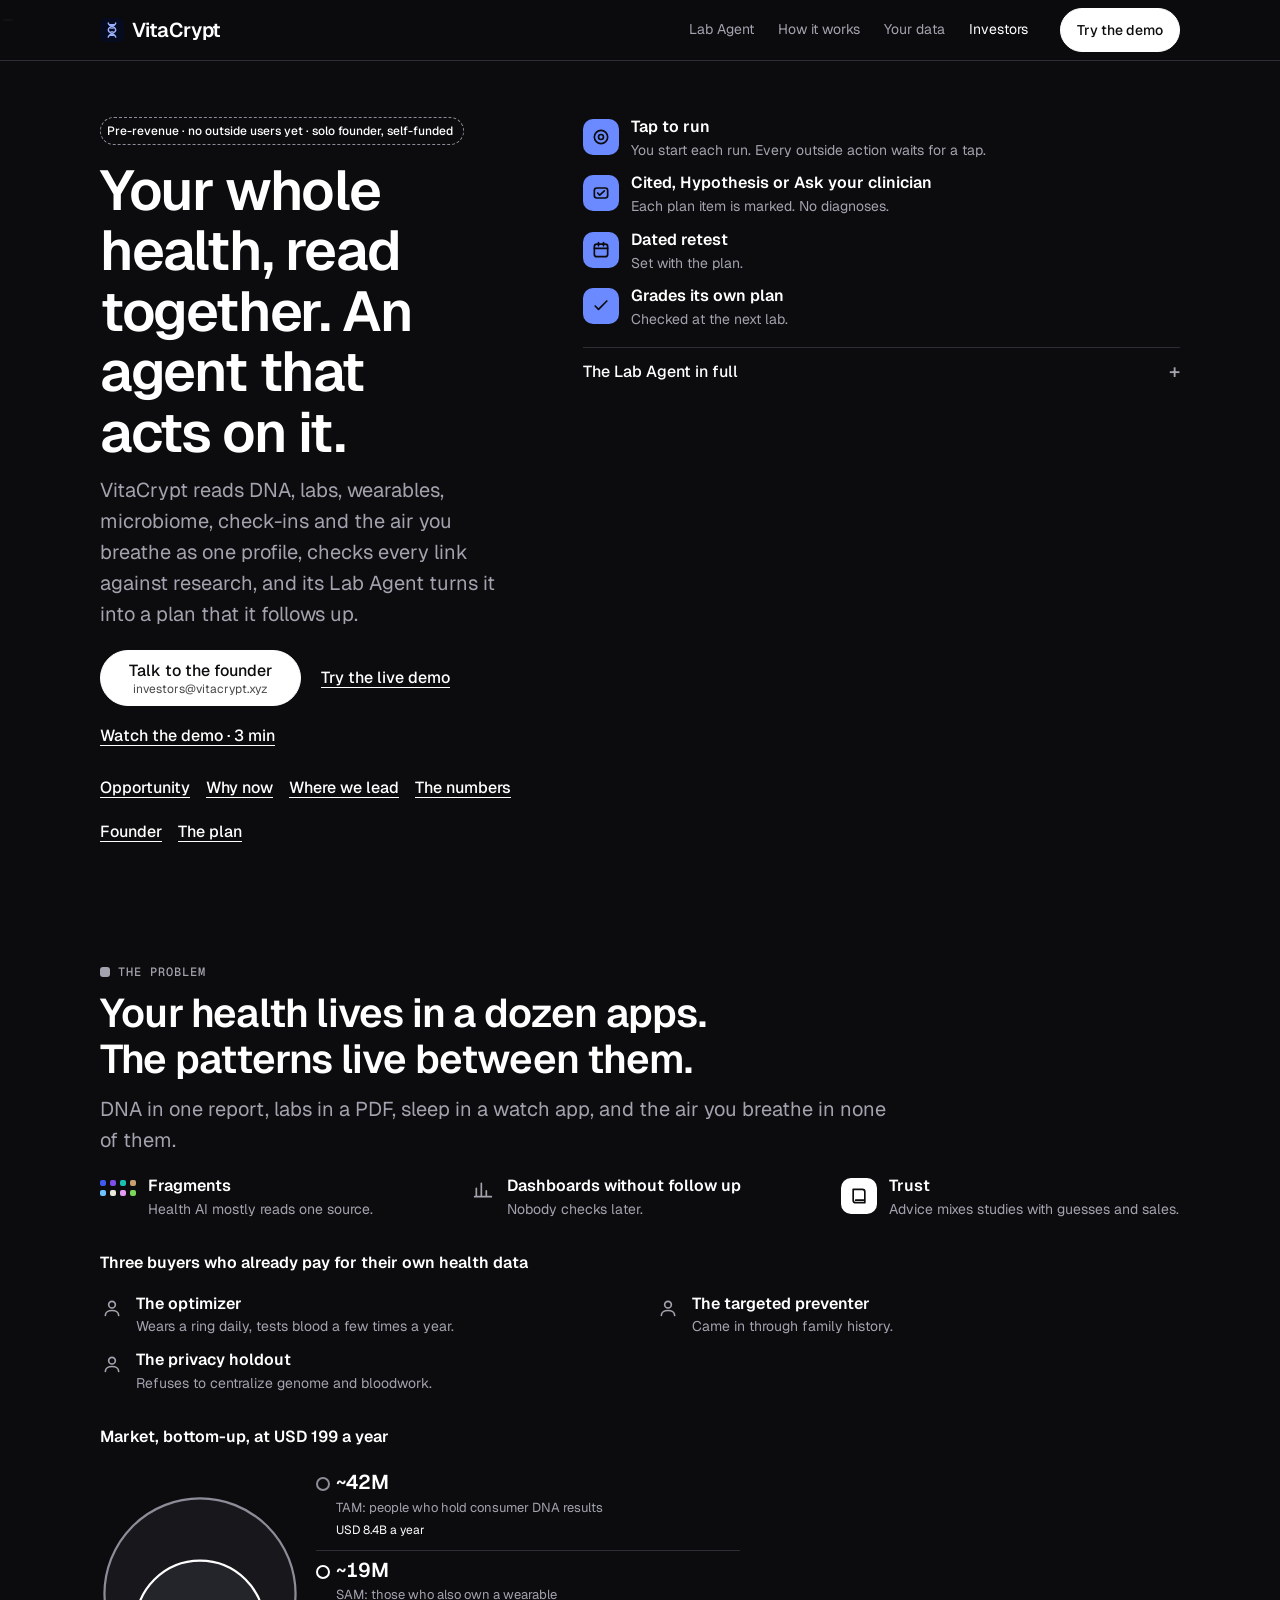
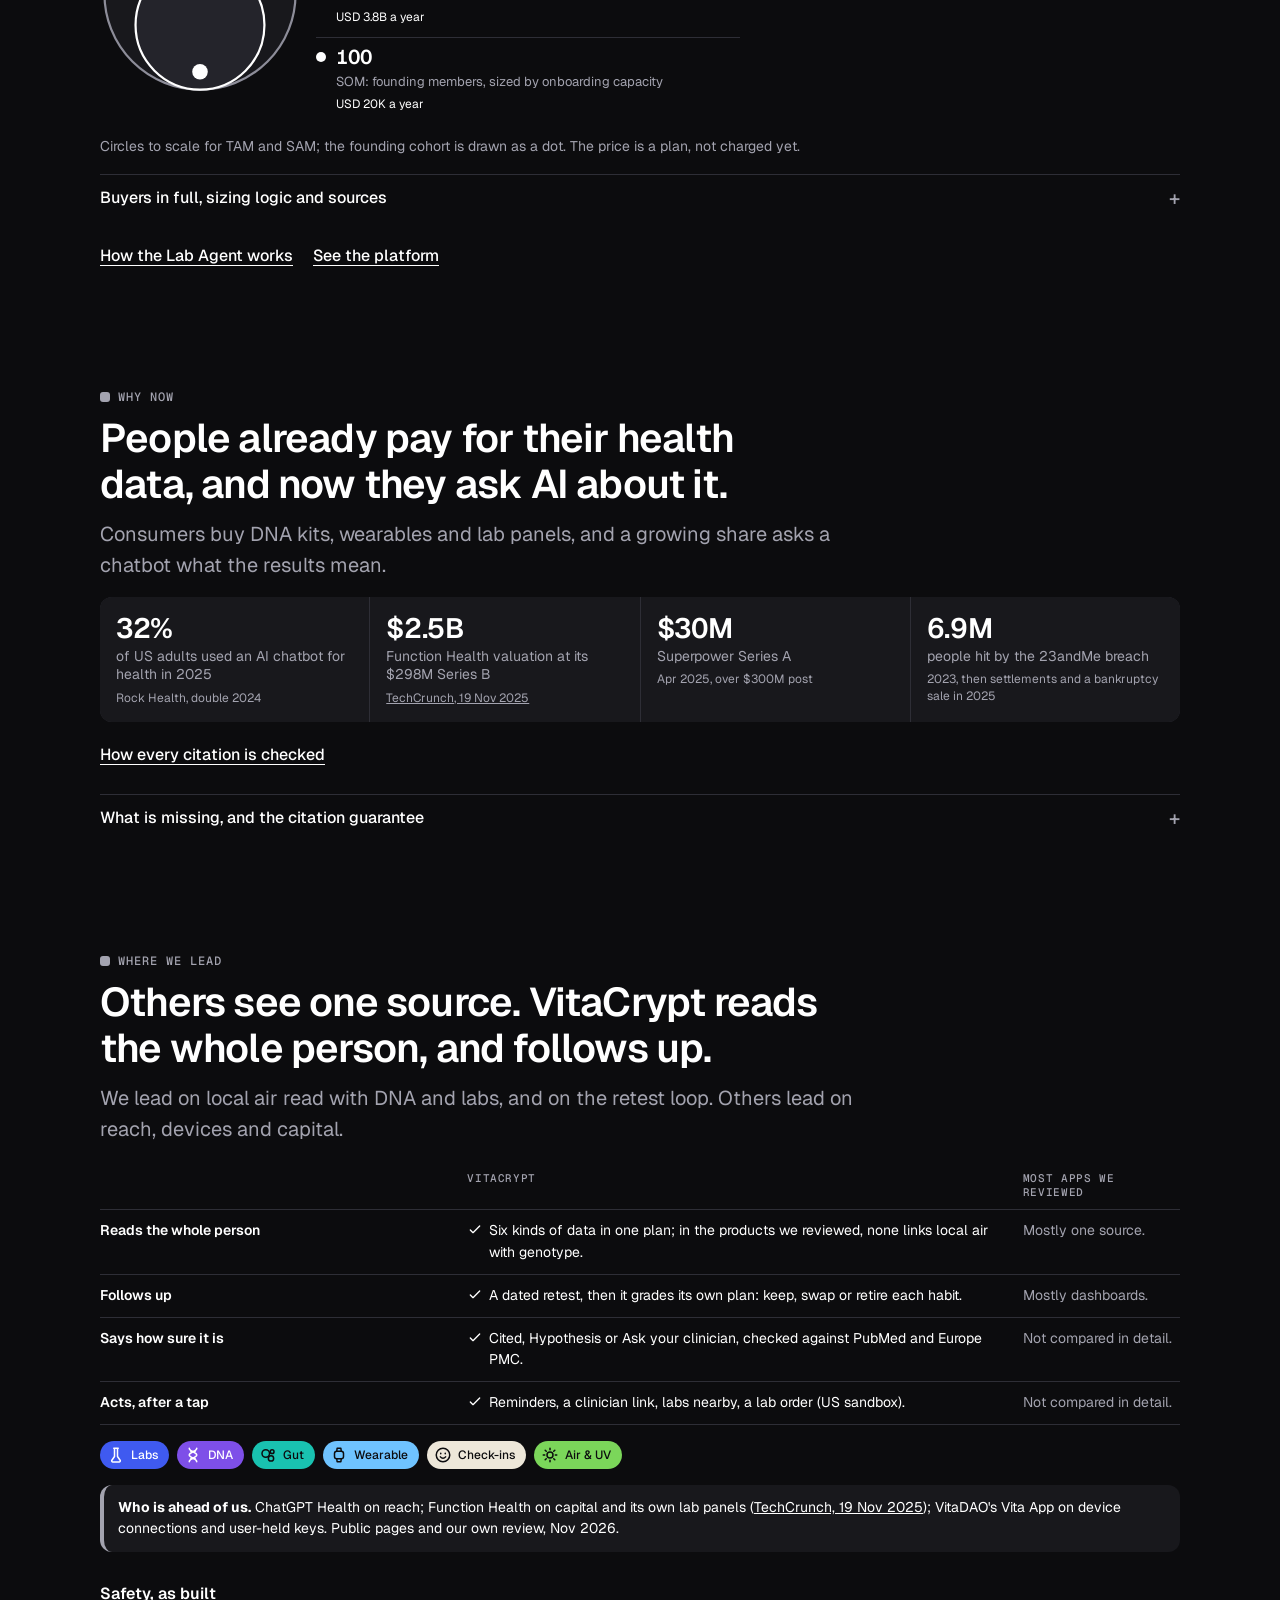
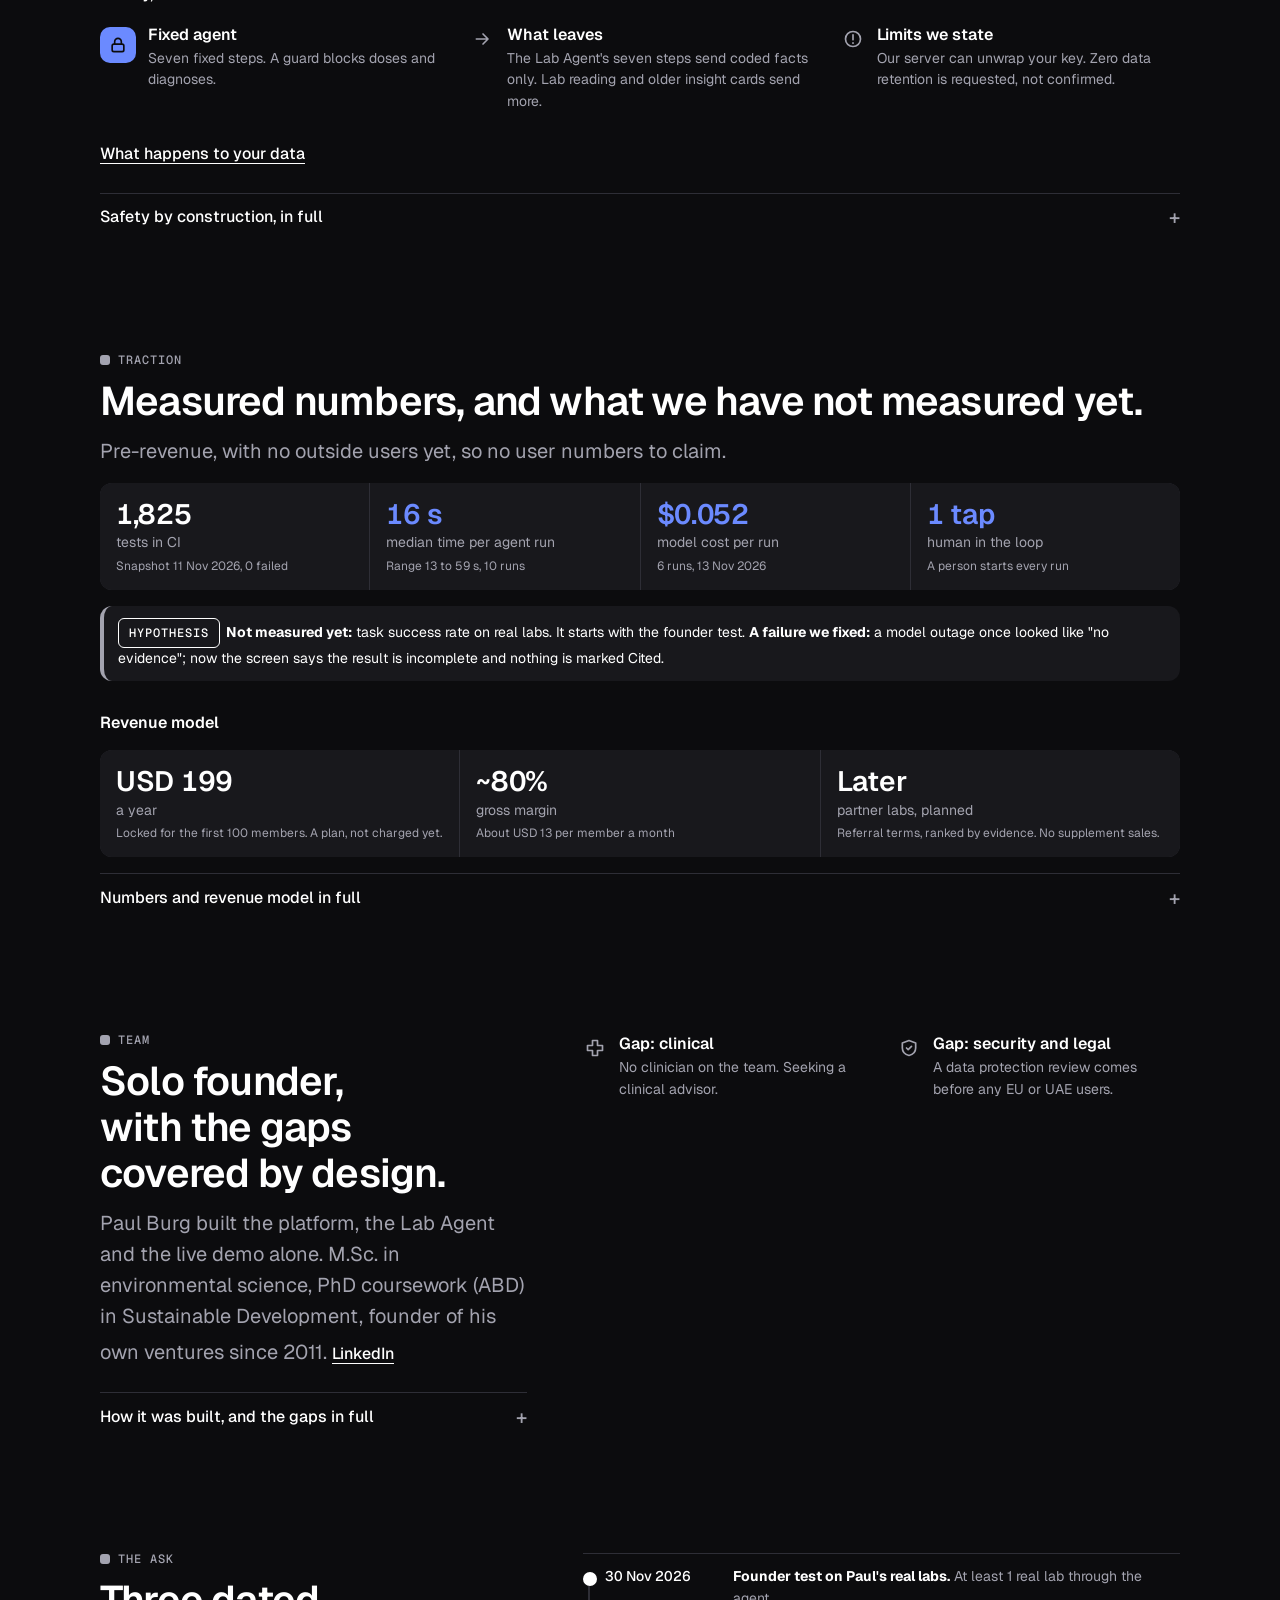
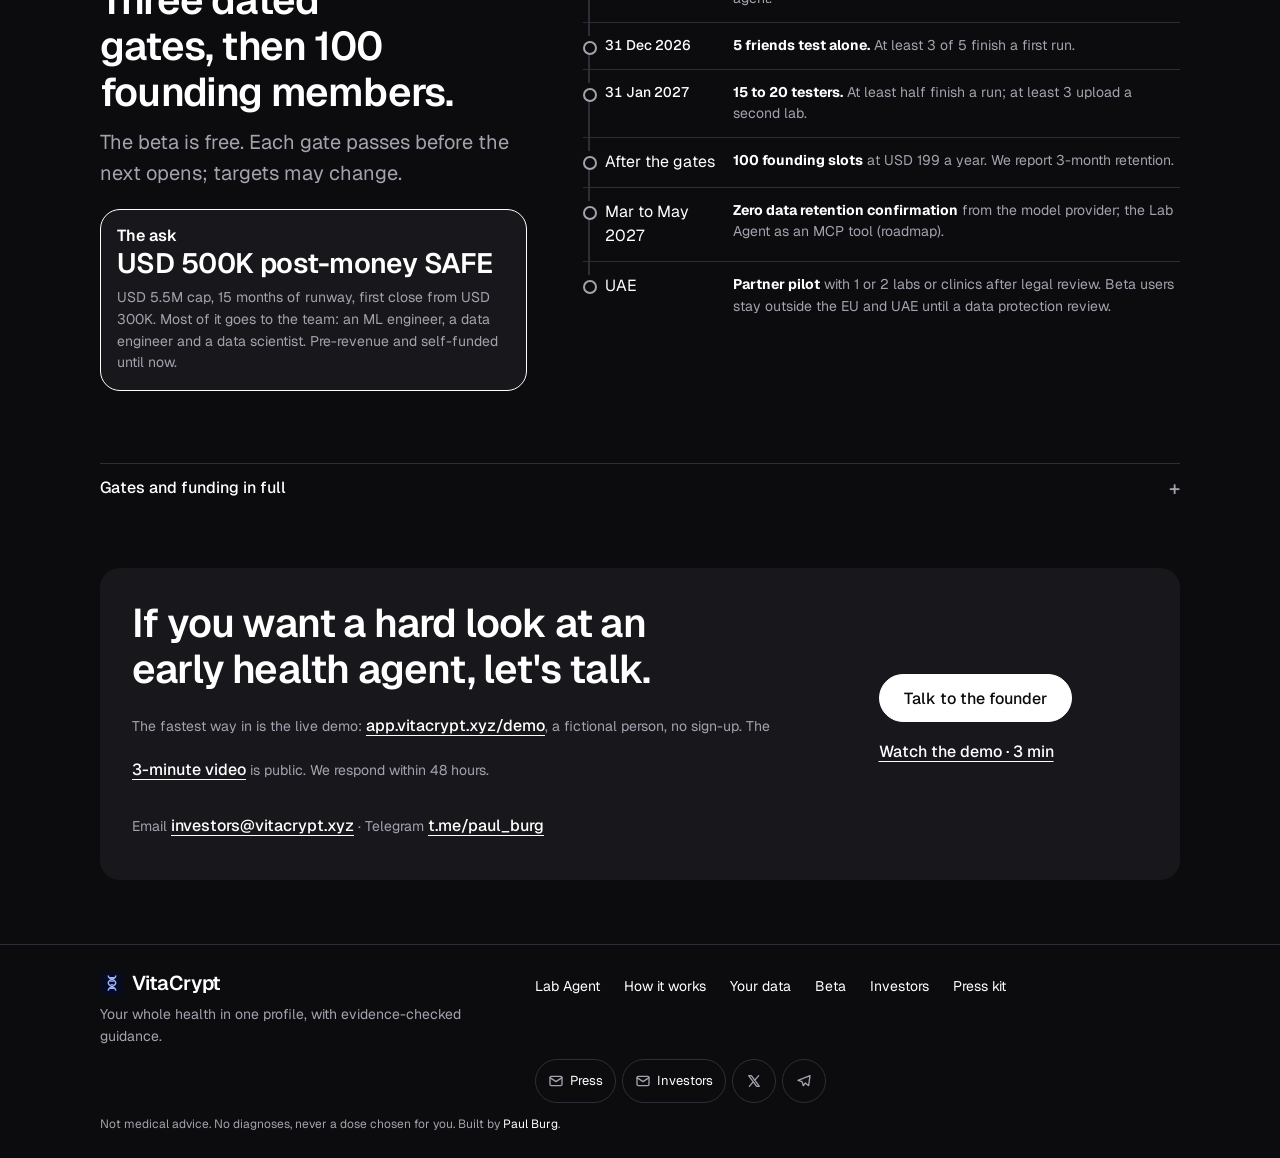
<file: investor.html>
<!DOCTYPE html>
<html lang="en">
<head>
<meta charset="UTF-8">
<meta name="viewport" content="width=device-width, initial-scale=1.0, viewport-fit=cover">
<meta name="theme-color" content="#0C0C0E">
<meta name="color-scheme" content="dark">

<!-- Primary SEO -->
<title>VitaCrypt for Investors · Your whole health in one profile</title>
<meta name="description" content="Early-stage MVP from a solo, self-funded founder: one health profile and a Lab Agent that follows up on every new blood test with a cited plan and a dated retest. Measured numbers, the plan and the ask.">
<meta name="keywords" content="VitaCrypt investors, unified health profile, evidence-checked health guidance, Lab Agent, blood test follow-up, personalized health, longevity, health data privacy, digital health">
<meta name="author" content="VitaCrypt">
<meta name="robots" content="index, follow, max-image-preview:large, max-snippet:-1, max-video-preview:-1">
<meta name="googlebot" content="index, follow">
<link rel="canonical" href="https://vitacrypt.xyz/investor.html">

<!-- Favicon suite (WebP-first, JPEG fallback for older browsers) -->
<link rel="icon" type="image/svg+xml" href="/img/vitacrypt-mark.svg">
<link rel="icon" type="image/png" href="/img/vitacrypt-mark-512.png">
<link rel="apple-touch-icon" sizes="180x180" href="/img/vitacrypt-mark-180.png">
<meta name="apple-mobile-web-app-title" content="VitaCrypt">
<meta name="application-name" content="VitaCrypt">

<!-- Open Graph / Facebook / LinkedIn / Slack / Discord / iMessage -->
<meta property="og:type" content="website">
<meta property="og:site_name" content="VitaCrypt">
<meta property="og:locale" content="en_US">
<meta property="og:url" content="https://vitacrypt.xyz/investor.html">
<meta property="og:title" content="VitaCrypt for Investors">
<meta property="og:description" content="Early-stage MVP from a solo, self-funded founder: one health profile and a Lab Agent that follows up on every new blood test with a cited plan and a dated retest. Measured numbers, the plan and the ask.">
<meta property="og:image" content="https://vitacrypt.xyz/img/og-preview-v4.jpg">
<meta property="og:image:secure_url" content="https://vitacrypt.xyz/img/og-preview-v4.jpg">
<meta property="og:image:type" content="image/jpeg">
<meta property="og:image:width" content="1200">
<meta property="og:image:height" content="630">
<meta property="og:image:alt" content="VitaCrypt · Your whole health in one profile">

<!-- Twitter / X -->
<meta name="twitter:card" content="summary_large_image">
<meta name="twitter:site" content="@vita_crypt">
<meta name="twitter:creator" content="@vita_crypt">
<meta name="twitter:url" content="https://vitacrypt.xyz/investor.html">
<meta name="twitter:title" content="VitaCrypt for Investors">
<meta name="twitter:description" content="Early-stage MVP from a solo, self-funded founder: one health profile and a Lab Agent that follows up on every new blood test with a cited plan and a dated retest. Measured numbers, the plan and the ask.">
<meta name="twitter:image" content="https://vitacrypt.xyz/img/og-preview-v4.jpg">
<meta name="twitter:image:alt" content="VitaCrypt · Your whole health in one profile">

<!-- Schema.org structured data -->
<script type="application/ld+json">
{
  "@context": "https://schema.org",
  "@graph": [
    {
      "@type": "Organization",
      "@id": "https://vitacrypt.xyz/#organization",
      "name": "VitaCrypt",
      "url": "https://vitacrypt.xyz/",
      "logo": {
        "@type": "ImageObject",
        "url": "https://vitacrypt.xyz/img/vitacrypt-mark-512.png",
        "width": 512,
        "height": 512
      },
      "description": "A unified health profile that turns genetics, wearables, labs, microbiome, environment and lifestyle into actionable, evidence-checked guidance. Private by design.",
      "sameAs": [
        "https://x.com/vita_crypt"
      ],
      "contactPoint": [
        {"@type": "ContactPoint", "email": "investors@vitacrypt.xyz", "contactType": "investor relations"}
      ]
    },
    {
      "@type": "WebSite",
      "@id": "https://vitacrypt.xyz/#website",
      "url": "https://vitacrypt.xyz/",
      "name": "VitaCrypt",
      "publisher": {"@id": "https://vitacrypt.xyz/#organization"},
      "inLanguage": "en-US"
    },
    {
      "@type": "WebPage",
      "@id": "https://vitacrypt.xyz/investor.html#webpage",
      "url": "https://vitacrypt.xyz/investor.html",
      "name": "VitaCrypt for Investors",
      "isPartOf": {"@id": "https://vitacrypt.xyz/#website"},
      "about": {"@id": "https://vitacrypt.xyz/#organization"},
      "primaryImageOfPage": "https://vitacrypt.xyz/img/og-preview-v4.jpg",
      "description": "Investor overview for VitaCrypt: a unified health profile that fuses genetics, wearables, labs, microbiome, environment and lifestyle into actionable, evidence-checked guidance, private by design. The opportunity, why now, where we lead, the measured numbers and the plan.",
      "inLanguage": "en-US"
    },
    {
      "@type": "SoftwareApplication",
      "name": "VitaCrypt",
      "applicationCategory": "HealthApplication",
      "operatingSystem": "Web",
      "description": "Unifies genetics, wearables, labs, microbiome, environment and lifestyle into one health profile with actionable, evidence-checked guidance. Private by design.",
      "offers": {
        "@type": "Offer",
        "price": "0",
        "priceCurrency": "USD",
        "availability": "https://schema.org/PreOrder"
      },
      "publisher": {"@id": "https://vitacrypt.xyz/#organization"}
    }
  ]
}
</script>

<!-- Google Analytics 4 -->
<script async src="https://www.googletagmanager.com/gtag/js?id=G-NGT34ZL8HV"></script>
<script>
  window.dataLayer = window.dataLayer || [];
  function gtag(){dataLayer.push(arguments);}
  gtag('js', new Date());
  gtag('config', 'G-NGT34ZL8HV', {
    anonymize_ip: true,
    cookie_flags: 'SameSite=None;Secure'
  });
</script>

<style>
.stage{margin-bottom:16px}
.mkt{display:grid;grid-template-columns:120px 1fr;gap:16px;align-items:center;margin-top:16px}
.mkt svg{width:100%;height:auto}
.mkt li{padding:8px 0 8px 20px;position:relative;}.mkt li::before{content:"";position:absolute;left:0;top:14px;width:10px;height:10px;border-radius:50%}.mkt .kt::before{border:2px solid var(--missing)}.mkt .ks::before{border:2px solid var(--ink)}.mkt .ko::before{background:var(--ink)}
.mkt li{border-bottom:1px solid var(--line)}.mkt li:last-child{border:0}
.mkt b{font:600 20px/1.1 var(--font);font-variant-numeric:tabular-nums}.mkt span{display:block;font-size:13px;color:var(--dim);line-height:1.35;margin-top:2px}.mkt small{font-size:12px;color:var(--ink)}
@media(min-width:900px){.mkt{grid-template-columns:200px 1fr;max-width:640px}}
.jump{display:flex;flex-wrap:wrap;gap:0 16px;margin-top:8px}
.mx{display:grid;gap:12px;margin-top:20px}
.mx>li{background:var(--tile);border-radius:var(--r-tile);padding:16px;display:grid;gap:10px}
.mx .cmp{display:grid;gap:12px}
.mx .cmp p{font-size:14px;color:var(--dim)}.mx .cmp p.us{color:var(--ink)}
.mx .cmp .mono{display:block;margin-bottom:6px}
.mx .chips{margin-top:8px;gap:6px}
.mx .ev{margin:0 6px 6px 0}
.ask{border:1.5px solid var(--ink)}
.ask b{display:block;font:600 28px/1.15 var(--font);letter-spacing:-.02em}
.note .ev{margin-right:6px}
.contact-mail{font:600 20px/1.3 var(--font)}
@media(min-width:700px){.mx .cmp{grid-template-columns:1fr 1fr;gap:24px}}
</style>
<!-- Fonts and shared styles (dark only, tokens from the app) -->
<link rel="preconnect" href="https://fonts.googleapis.com">
<link rel="preconnect" href="https://fonts.gstatic.com" crossorigin>
<link rel="stylesheet" href="https://fonts.googleapis.com/css2?family=Geist:wght@400;500;600&family=Geist+Mono:wght@500&display=swap">
<link rel="stylesheet" href="/assets/site.css?v=5">
<script src="/assets/site.js?v=5" defer></script>
</head>
<body>
<header class="top"><div class="wrap"><a class="wm" href="/"><img src="/img/vitacrypt-mark.svg" alt="" width="24" height="24"><span>Vita<i>Crypt</i></span></a><nav aria-label="Main"><a href="/agent">Lab Agent</a><a href="/platform.html">How it works</a><a href="/data">Your data</a><a href="/investor.html" aria-current="page">Investors</a></nav><a class="btn p" href="https://app.vitacrypt.xyz/demo">Try the demo</a><button class="menu" type="button" aria-label="Open menu" aria-expanded="false" aria-controls="drawer"><svg class="ic" viewBox="0 0 24 24" aria-hidden="true"><path d="M4 7h16M4 12h16M4 17h16"/></svg></button></div></header>
<nav id="drawer" class="drawer" aria-label="Menu" hidden><a href="/agent">Lab Agent</a><a href="/platform.html">How it works</a><a href="/data">Your data</a><a href="/investor.html">Investors</a><a href="/beta">Apply for the beta</a><a href="/press">Press kit</a><a class="btn p" href="https://app.vitacrypt.xyz/demo">Try the demo</a></nav>
<main>
<section class="hero" id="top"><div class="wrap two">
 <div>
  <p class="stage"><span class="chip sm off">Pre-revenue · no outside users yet · solo founder, self-funded</span></p>
  <h1>Your whole health, read together. An agent that acts on it.</h1>
  <p class="lead">VitaCrypt reads DNA, labs, wearables, microbiome, check-ins and the air you breathe as one profile, checks every link against research, and its Lab Agent turns it into a plan that it follows up.</p>
  <div class="cta"><a class="btn p big" href="mailto:investors@vitacrypt.xyz?subject=VitaCrypt%20call%20with%20the%20founder">Talk to the founder<small>investors@vitacrypt.xyz</small></a><a class="tb" href="https://app.vitacrypt.xyz/demo">Try the live demo</a><a class="tb" href="/agent#demo">Watch the demo · 3 min</a></div>
  <nav class="jump" aria-label="Jump to section"><a class="tb" href="#thesis">Opportunity</a><a class="tb" href="#why">Why now</a><a class="tb" href="#moat">Where we lead</a><a class="tb" href="#traction">The numbers</a><a class="tb" href="#founder">Founder</a><a class="tb" href="#raise">The plan</a></nav>
 </div>
 <div>
  <ul class="rows" style="margin-top:0">
   <li><span class="sq ag"><svg class="ic" viewBox="0 0 24 24" aria-hidden="true"><circle cx="12" cy="12" r="3"/><circle cx="12" cy="12" r="8"/></svg></span><div><h3>Tap to run</h3><p>You start each run. Every outside action waits for a tap.</p></div></li><li><span class="sq ag"><svg class="ic" viewBox="0 0 24 24" aria-hidden="true"><rect x="4" y="6" width="16" height="12" rx="3"/><path d="M8 12l2.500 2.500L16 9.500"/></svg></span><div><h3>Cited, Hypothesis or Ask your clinician</h3><p>Each plan item is marked. No diagnoses.</p></div></li><li><span class="sq ag"><svg class="ic" viewBox="0 0 24 24" aria-hidden="true"><rect x="4" y="5" width="16" height="15" rx="3"/><path d="M4 10h16M9 3v4M15 3v4"/></svg></span><div><h3>Dated retest</h3><p>Set with the plan.</p></div></li><li><span class="sq ag"><svg class="ic" viewBox="0 0 24 24" aria-hidden="true"><path d="M5 12l4 4 10-10"/></svg></span><div><h3>Grades its own plan</h3><p>Checked at the next lab.</p></div></li>
  </ul>
  <details><summary>The Lab Agent in full</summary><div><p>The Lab Agent is the product. You tap to run a new lab; it returns a plan where each item is marked Cited, Hypothesis or Ask your clinician, sets a dated retest, and at the next lab checks whether the plan worked. Every outside action waits for a tap, and it never diagnoses. Pre-revenue, no outside users yet, and we say so.</p></div></details>
 </div>
</div></section>

<section id="thesis"><div class="wrap">
 <p class="kick k-gr">The problem</p><h2>Your health lives in a dozen apps. The patterns live between them.</h2>
 <p class="lead">DNA in one report, labs in a PDF, sleep in a watch app, and the air you breathe in none of them.</p>
 <ol class="rows r3">
  <li><span class="sdots scat" aria-hidden="true"><i class="lab"></i><i class="dna"></i><i class="gut"></i><i class="body"></i><i class="wear"></i><i class="chk"></i><i class="sur"></i><i class="air"></i></span><div><h3>Fragments</h3><p class="small">Health AI mostly reads one source.</p></div></li><li><span class="sq"><svg class="ic" viewBox="0 0 24 24" aria-hidden="true"><path d="M4 20V10M10 20V4M16 20v-7M22 20H2"/></svg></span><div><h3>Dashboards without follow up</h3><p class="small">Nobody checks later.</p></div></li><li><span class="sq pl"><svg class="ic" viewBox="0 0 24 24" aria-hidden="true"><path d="M5 4h11a3 3 0 0 1 3 3v13H8a3 3 0 0 1-3-3V4zM8 17h11"/></svg></span><div><h3>Trust</h3><p class="small">Advice mixes studies with guesses and sales.</p></div></li>
 </ol>
 <h3 style="margin-top:32px">Three buyers who already pay for their own health data</h3>
 <ul class="rows">
  <li><span class="sq"><svg class="ic" viewBox="0 0 24 24" aria-hidden="true"><circle cx="12" cy="8" r="4"/><path d="M4 21c0-4 4-6 8-6s8 2 8 6"/></svg></span><div><h3>The optimizer</h3><p>Wears a ring daily, tests blood a few times a year.</p></div></li>
  <li><span class="sq"><svg class="ic" viewBox="0 0 24 24" aria-hidden="true"><circle cx="12" cy="8" r="4"/><path d="M4 21c0-4 4-6 8-6s8 2 8 6"/></svg></span><div><h3>The targeted preventer</h3><p>Came in through family history.</p></div></li>
  <li><span class="sq"><svg class="ic" viewBox="0 0 24 24" aria-hidden="true"><circle cx="12" cy="8" r="4"/><path d="M4 21c0-4 4-6 8-6s8 2 8 6"/></svg></span><div><h3>The privacy holdout</h3><p>Refuses to centralize genome and bloodwork.</p></div></li>
 </ul>
 <h3 style="margin-top:32px">Market, bottom-up, at USD 199 a year</h3>
 <div class="mkt">
  <svg viewBox="0 0 180 180" role="img" aria-label="Nested circles: 42 million people with DNA results, 19 million of them with a wearable, 100 founding members"><circle cx="90" cy="90" r="86" fill="var(--tile)" stroke="var(--missing)" stroke-width="2"/><circle cx="90" cy="118" r="58" fill="var(--tile2)" stroke="var(--ink)" stroke-width="2"/><circle cx="90" cy="160" r="7" fill="var(--ink)"/></svg>
  <ul>
   <li class="kt"><b>~42M</b><span>TAM: people who hold consumer DNA results</span><small>USD 8.4B a year</small></li>
   <li class="ks"><b>~19M</b><span>SAM: those who also own a wearable</span><small>USD 3.8B a year</small></li>
   <li class="ko"><b>100</b><span>SOM: founding members, sized by onboarding capacity</span><small>USD 20K a year</small></li>
  </ul>
 </div>
 <p class="cap">Circles to scale for TAM and SAM; the founding cohort is drawn as a dot. The price is a plan, not charged yet.</p>
 <details><summary>Buyers in full, sizing logic and sources</summary><div>
  <p><b>The optimizer.</b> Wears a ring or band daily, has a DNA kit, tests blood a few times a year, has tried to join it all in a spreadsheet. Buys the whole-profile reading.</p>
  <p><b>The targeted preventer.</b> Came in through family history, such as a parent's early heart event. Fewer gadgets, higher willingness to pay. Buys genetics and labs read together, and the dated retest.</p>
  <p><b>The privacy holdout.</b> Refuses to centralize genome and bloodwork after the 23andMe breach. We tell them exactly what our server can do today; client-held keys are roadmap.</p>
  <p><b>Fragments.</b> Health AI today mostly reads one source and explains it. It does not read the whole person.</p>
  <p><b>Dashboards without follow up.</b> Nobody follows up. The Lab Agent sets a dated retest and grades its own plan on the next lab.</p>
  <p><b>Trust.</b> Advice mixes studies with guesses and sales. The 2023 23andMe breach affected about 6.9 million people. Every link we draw is labelled Cited, with PMIDs, or Hypothesis.</p>
  <table><thead><tr><th>Layer</th><th>Who</th><th>At USD 199 a year</th></tr></thead><tbody>
   <tr><td>TAM, about 42M people</td><td>Hold consumer DNA results: Ancestry over 29M, 23andMe over 13M (overlap not removed)</td><td>About USD 8.4B a year</td></tr>
   <tr><td>SAM, about 19M</td><td>The 46% of them who also own a wearable (Rock Health 2025, US adults, used as a proxy)</td><td>About USD 3.8B a year</td></tr>
   <tr><td>SOM, 100 founding members</td><td>First paying cohort, sized by onboarding capacity: 7 to 9 personal onboardings a week for about 13 weeks</td><td>About USD 20K a year</td></tr>
  </tbody></table>
  <p>Price is a plan, not charged yet. Sources: Ancestry 2025 Impact Report; 23andMe testimony to the US Senate, 11 Jun 2025; Rock Health 2025. Common spine: 30 to 50, mostly US, already spends on own health, data-literate.</p>
 </div></details>
 <p class="cta" style="margin-top:12px"><a class="tb" href="/agent">How the Lab Agent works</a><a class="tb" href="/platform.html">See the platform</a></p>
</div></section>

<section id="why"><div class="wrap">
 <p class="kick k-gr">Why now</p><h2>People already pay for their health data, and now they ask AI about it.</h2>
 <p class="lead">Consumers buy DNA kits, wearables and lab panels, and a growing share asks a chatbot what the results mean.</p>
 <ul class="nums n2"><li><b>32%</b><span>of US adults used an AI chatbot for health in 2025</span><small>Rock Health, double 2024</small></li><li><b>$2.5B</b><span>Function Health valuation at its $298M Series B</span><small><a href="https://techcrunch.com/2025/11/19/function-health-closes-298m-series-b-at-a-2-5b-valuation-launches-medical-intelligence" target="_blank" rel="noopener">TechCrunch, 19 Nov 2025</a></small></li><li><b>$30M</b><span>Superpower Series A</span><small>Apr 2025, over $300M post</small></li><li><b>6.9M</b><span>people hit by the 23andMe breach</span><small>2023, then settlements and a bankruptcy sale in 2025</small></li>
 </ul>
 <p class="cap"><a class="tb" href="/platform.html">How every citation is checked</a></p>
 <details><summary>What is missing, and the citation guarantee</summary><div>
  <p>Function Health ran over 50 million lab tests since 2023. What is missing is an agent that reads all of it together, cites its sources and comes back at the next lab.</p>
  <p>Invented citations: every PMID is checked and invented PMIDs are stripped by design, with tests in CI. The plan says Hypothesis when the science is not there.</p>
 </div></details>
</div></section>

<section id="moat"><div class="wrap">
 <p class="kick k-gr">Where we lead</p><h2>Others see one source. VitaCrypt reads the whole person, and follows up.</h2>
 <p class="lead">We lead on local air read with DNA and labs, and on the retest loop. Others lead on reach, devices and capital.</p>
 <table class="vs us1">
  <thead><tr><th scope="col"></th><th scope="col">VitaCrypt</th><th scope="col">Most apps we reviewed</th></tr></thead>
  <tbody>
   <tr><th scope="row">Reads the whole person</th><td data-l="VitaCrypt" class="us"><svg class="ic y" viewBox="0 0 24 24" aria-hidden="true"><path d="M5 12l4 4 10-10"/></svg>Six kinds of data in one plan; in the products we reviewed, none links local air with genotype.</td><td data-l="Most apps we reviewed"><svg class="ic n" viewBox="0 0 24 24" aria-hidden="true"><path d="M6 12h12"/></svg>Mostly one source.</td></tr>
   <tr><th scope="row">Follows up</th><td data-l="VitaCrypt" class="us"><svg class="ic y" viewBox="0 0 24 24" aria-hidden="true"><path d="M5 12l4 4 10-10"/></svg>A dated retest, then it grades its own plan: keep, swap or retire each habit.</td><td data-l="Most apps we reviewed"><svg class="ic n" viewBox="0 0 24 24" aria-hidden="true"><path d="M6 12h12"/></svg>Mostly dashboards.</td></tr>
   <tr><th scope="row">Says how sure it is</th><td data-l="VitaCrypt" class="us"><svg class="ic y" viewBox="0 0 24 24" aria-hidden="true"><path d="M5 12l4 4 10-10"/></svg>Cited, Hypothesis or Ask your clinician, checked against PubMed and Europe PMC.</td><td data-l="Most apps we reviewed">Not compared in detail.</td></tr>
   <tr><th scope="row">Acts, after a tap</th><td data-l="VitaCrypt" class="us"><svg class="ic y" viewBox="0 0 24 24" aria-hidden="true"><path d="M5 12l4 4 10-10"/></svg>Reminders, a clinician link, labs nearby, a lab order (US sandbox).</td><td data-l="Most apps we reviewed">Not compared in detail.</td></tr>
  </tbody>
 </table>
 <div class="chips" aria-label="The six kinds of data"><span class="chip sm on-lab"><svg class="ic" viewBox="0 0 24 24" aria-hidden="true"><path d="M9 3h6M10 3v11l-3.500 5a1.500 1.500 0 0 0 1.300 2.300h8.400a1.500 1.500 0 0 0 1.300-2.300L14 14V3"/></svg>Labs</span><span class="chip sm on-dna"><svg class="ic" viewBox="0 0 24 24" aria-hidden="true"><path d="M7 3c0 5 10 5 10 9s-10 4-10 9M17 3c0 5-10 5-10 9s10 4 10 9M9 7h6M9 17h6"/></svg>DNA</span><span class="chip sm on-gut"><svg class="ic" viewBox="0 0 24 24" aria-hidden="true"><circle cx="9" cy="10" r="5"/><circle cx="17.500" cy="7.500" r="2.500"/><circle cx="16" cy="16.500" r="3.500"/></svg>Gut</span><span class="chip sm on-wear"><svg class="ic" viewBox="0 0 24 24" aria-hidden="true"><rect x="6" y="7" width="12" height="10" rx="3"/><path d="M9 7l.500-4h5l.500 4M9 17l.500 4h5l.500-4"/></svg>Wearable</span><span class="chip sm on-chk"><svg class="ic" viewBox="0 0 24 24" aria-hidden="true"><circle cx="12" cy="12" r="9"/><path d="M8.500 14.500c1 1.200 2.200 1.800 3.500 1.800s2.500-.600 3.500-1.800M9 9.800v.400M15 9.800v.400"/></svg>Check-ins</span><span class="chip sm on-air"><svg class="ic" viewBox="0 0 24 24" aria-hidden="true"><circle cx="12" cy="12" r="4"/><path d="M12 3v2M12 19v2M3 12h2M19 12h2M5.600 5.600l1.400 1.400M17 17l1.400 1.400M5.600 18.400L7 17M17 7l1.400-1.400"/></svg>Air &amp; UV</span></div>
 <p class="note"><b>Who is ahead of us.</b> ChatGPT Health on reach; Function Health on capital and its own lab panels (<a href="https://techcrunch.com/2025/11/19/function-health-closes-298m-series-b-at-a-2-5b-valuation-launches-medical-intelligence" target="_blank" rel="noopener">TechCrunch, 19 Nov 2025</a>); VitaDAO's Vita App on device connections and user-held keys. Public pages and our own review, Nov 2026.</p>
 <h3 style="margin-top:32px">Safety, as built</h3>
 <ul class="rows r3">
  <li><span class="sq ag"><svg class="ic" viewBox="0 0 24 24" aria-hidden="true"><rect x="5" y="11" width="14" height="9" rx="2"/><path d="M8 11V8a4 4 0 0 1 8 0v3"/></svg></span><div><h3>Fixed agent</h3><p class="small">Seven fixed steps. A guard blocks doses and diagnoses.</p></div></li><li><span class="sq"><svg class="ic" viewBox="0 0 24 24" aria-hidden="true"><path d="M4 12h12M12 6l6 6-6 6"/></svg></span><div><h3>What leaves</h3><p class="small">The Lab Agent's seven steps send coded facts only. Lab reading and older insight cards send more.</p></div></li><li><span class="sq"><svg class="ic" viewBox="0 0 24 24" aria-hidden="true"><circle cx="12" cy="12" r="9"/><path d="M12 7v6M12 16.500v.500"/></svg></span><div><h3>Limits we state</h3><p class="small">Our server can unwrap your key. Zero data retention is requested, not confirmed.</p></div></li>
 </ul>
 <p class="cta"><a class="tb" href="/data">What happens to your data</a></p>
 <details><summary>Safety by construction, in full</summary><div>
  <p><b>Fixed agent.</b> Seven fixed steps and a fixed tool list in code. Fixed rules decide what the agent does; the model judges papers and words the plan. An output guard blocks doses, medication changes and diagnoses.</p>
  <p><b>What leaves.</b> The Lab Agent's seven steps send coded fields only to the model (Anthropic's Claude): the Lab Agent never receives a name, email, file or exact value. Searches carry gene and marker names only. Every send is logged in the app. Lab reading is a separate call: the report text goes to Claude with lines that identify the person removed, and the removal can miss an unlabelled name. Older insight cards send a fuller profile.</p>
  <p><b>Who is ahead of us, in full.</b> ChatGPT Health on reach; Function Health on capital and its own lab panels, valued at $2.5B after a $298M Series B (<a href="https://techcrunch.com/2025/11/19/function-health-closes-298m-series-b-at-a-2-5b-valuation-launches-medical-intelligence" target="_blank" rel="noopener">TechCrunch, 19 Nov 2025</a>); VitaDAO's Vita App on device connections, open sign-up and self-reported user-held keys. Based on public pages and our own review, Nov 2026.</p>
  <p><b>Cited or Hypothesis.</b> Every link is checked against PubMed and Europe PMC by an AI judge; no invented PMIDs. Clinical topics become questions for your clinician.</p>
  <p><b>Acts, after a tap.</b> Retest reminders, a clinician link, labs nearby and a lab order (US sandbox), each previewed and started by the person.</p>
  <p><b>Limits we state.</b> Data is encrypted at rest under a per-user key, but the server can unwrap it to run the agent; client-held keys are roadmap. Zero data retention terms are requested from the model provider, not confirmed.</p>
 </div></details>
</div></section>

<section id="traction"><div class="wrap">
 <p class="kick k-gr">Traction</p><h2>Measured numbers, and what we have not measured yet.</h2>
 <p class="lead">Pre-revenue, with no outside users yet, so no user numbers to claim.</p>
 <ul class="nums n2"><li><b>1,825</b><span>tests in CI</span><small>Snapshot 11 Nov 2026, 0 failed</small></li><li class="ag"><b>16 s</b><span>median time per agent run</span><small>Range 13 to 59 s, 10 runs</small></li><li class="ag"><b>$0.052</b><span>model cost per run</span><small>6 runs, 13 Nov 2026</small></li><li class="ag"><b>1 tap</b><span>human in the loop</span><small>A person starts every run</small></li>
 </ul>
 <p class="note"><span class="ev h">Hypothesis</span><b>Not measured yet:</b> task success rate on real labs. It starts with the founder test. <b>A failure we fixed:</b> a model outage once looked like "no evidence"; now the screen says the result is incomplete and nothing is marked Cited.</p>
 <h3 style="margin-top:32px">Revenue model</h3>
 <ul class="nums n3"><li><b>USD 199</b><span>a year</span><small>Locked for the first 100 members. A plan, not charged yet.</small></li><li><b>~80%</b><span>gross margin</span><small>About USD 13 per member a month</small></li><li><b>Later</b><span>partner labs, planned</span><small>Referral terms, ranked by evidence. No supplement sales.</small></li>
 </ul>
 <details><summary>Numbers and revenue model in full</summary><div>
  <p><b>Tests in CI.</b> Backend 1,476 and frontend 349 passing on main, 11 Nov 2026, 0 failed.</p>
  <p><b>Model cost per run.</b> Two model calls, measured on 6 runs on 13 Nov 2026.</p>
  <p><b>Human in the loop.</b> A person starts every run, plus one tap for every outside action.</p>
  <p><b>Not measured yet.</b> Task success rate on real labs: there are no real users and no labelled set yet. <b>A failure we fixed.</b> A model outage once looked like "no evidence"; now failed calls are counted, the screen says the result is incomplete, and nothing is marked Cited.</p>
  <p>The public demo runs on synthetic data. Pre-revenue, solo founder, self-funded.</p>
  <p><b>Founding price.</b> USD 199 a year, about USD 16.60 a month, locked for the first 100 members, billed on the web. A plan, not charged yet.</p>
  <p><b>Margin basis.</b> About 80% gross margin at the founding price, about USD 13 per member per month. Deliberately conservative; the measured agent cost uses a small part of it.</p>
  <p><b>Later.</b> Partner labs and tests on referral terms (planned), ranked by evidence, never by commission. No supplement sales. The Lab Agent as a pay-per-call tool for other agents is roadmap and not built. Users can already connect their own assistant to read their plan, with no lab values or marker names (beta).</p>
 </div></details>
</div></section>

<section id="founder"><div class="wrap two">
 <div><p class="kick k-gr">Team</p><h2>Solo founder, with the gaps covered by design.</h2>
 <p class="lead">Paul Burg built the platform, the Lab Agent and the live demo alone. M.Sc. in environmental science, PhD coursework (ABD) in Sustainable Development, founder of his own ventures since 2011. <a class="tb" href="https://www.linkedin.com/in/paul-burg" rel="noopener">LinkedIn</a></p>
 <details><summary>How it was built, and the gaps in full</summary><div><p>Built with AI coding tools; every claim here is checked against the live app.</p><p><b>Gap: clinical.</b> No clinician on the team. Clinical markers go to Ask your clinician; no diagnoses, no doses. Seeking a clinical advisor.</p><p><b>Gap: security and legal.</b> Safety rules live in code, tests and logs, not promises. A data protection review comes before any EU or UAE users.</p></div></details></div>
 <ul class="rows" style="margin-top:0">
  <li><span class="sq"><svg class="ic" viewBox="0 0 24 24" aria-hidden="true"><path d="M9 3h6v6h6v6h-6v6H9v-6H3V9h6z"/></svg></span><div><h3>Gap: clinical</h3><p>No clinician on the team. Seeking a clinical advisor.</p></div></li><li><span class="sq"><svg class="ic" viewBox="0 0 24 24" aria-hidden="true"><path d="M12 3l8 3v6c0 4.500-3.300 7.800-8 9-4.700-1.200-8-4.500-8-9V6z"/><path d="M9 12l2 2 4-4"/></svg></span><div><h3>Gap: security and legal</h3><p>A data protection review comes before any EU or UAE users.</p></div></li>
 </ul>
</div></section>

<section id="raise"><div class="wrap two">
 <div><p class="kick k-gr">The ask</p><h2>Three dated gates, then 100 founding members.</h2>
 <p class="lead">The beta is free. Each gate passes before the next opens; targets may change.</p>
 <div class="tile ask" style="margin-top:20px"><h3>The ask</h3><b>USD 500K post-money SAFE</b><p class="small" style="margin-top:8px">USD 5.5M cap, 15 months of runway, first close from USD 300K. Most of it goes to the team: an ML engineer, a data engineer and a data scientist. Pre-revenue and self-funded until now.</p></div></div>
 <ol class="gates" style="margin-top:0">
  <li><time datetime="2026-11-30">30 Nov 2026</time><p><b>Founder test on Paul's real labs.</b> At least 1 real lab through the agent.</p></li>
  <li><time datetime="2026-12-31">31 Dec 2026</time><p><b>5 friends test alone.</b> At least 3 of 5 finish a first run.</p></li>
  <li><time datetime="2027-01-31">31 Jan 2027</time><p><b>15 to 20 testers.</b> At least half finish a run; at least 3 upload a second lab.</p></li>
  <li><span>After the gates</span><p><b>100 founding slots</b> at USD 199 a year. We report 3-month retention.</p></li>
  <li><span>Mar to May 2027</span><p><b>Zero data retention confirmation</b> from the model provider; the Lab Agent as an MCP tool (roadmap).</p></li>
  <li><span>UAE</span><p><b>Partner pilot</b> with 1 or 2 labs or clinics after legal review. Beta users stay outside the EU and UAE until a data protection review.</p></li>
 </ol>
 <details style="grid-column:1/-1"><summary>Gates and funding in full</summary><div>
  <p><b>30 Nov 2026.</b> Founder test on Paul's real labs. At least 1 real lab through the agent; blockers triaged and wrong results fixed.</p>
  <p><b>31 Dec 2026.</b> 5 friends test alone. At least 3 of 5 finish a first run; usability findings logged.</p>
  <p><b>31 Jan 2027.</b> 15 to 20 testers, 3 coach talks. At least half finish a run; at least 3 upload a second lab.</p>
  <p>The beta is free. Each gate has to pass before the next one opens. Targets are proposed by the founder and may change.</p>
  <p><b>Funding and ask.</b> Raising USD 500K on a post-money SAFE with a USD 5.5M cap, for 15 months of runway; first close from USD 300K. Most of it goes to the team: an ML engineer, a data engineer and a data scientist. Pre-revenue and self-funded until now. Also: mentorship, UAE partners, and a hard review of our safety claims.</p>
 </div></details>
</div></section>

<div class="close" id="contact"><div>
 <h2>If you want a hard look at an early health agent, let's talk.</h2>
 <p class="cap">The fastest way in is the live demo: <a class="tb" href="https://app.vitacrypt.xyz/demo">app.vitacrypt.xyz/demo</a>, a fictional person, no sign-up. The <a class="tb" href="/agent#demo">3-minute video</a> is public. We respond within 48 hours.</p>
 <p class="cap">Email <a class="tb contact-mail" href="mailto:investors@vitacrypt.xyz">investors@vitacrypt.xyz</a> · Telegram <a class="tb" href="https://t.me/paul_burg">t.me/paul_burg</a></p></div>
 <div class="cta"><a class="btn p" href="mailto:investors@vitacrypt.xyz?subject=VitaCrypt%20call%20with%20the%20founder">Talk to the founder</a><a class="tb" href="/agent#demo">Watch the demo · 3 min</a></div></div>
</main>
<footer class="foot"><div class="wrap fg"><div><a class="wm" href="/"><img src="/img/vitacrypt-mark.svg" alt="" width="24" height="24"><span>Vita<i>Crypt</i></span></a><p class="tag">Your whole health in one profile, with evidence-checked guidance.</p></div><nav class="fl" aria-label="Footer"><a href="/agent">Lab Agent</a><a href="/platform.html">How it works</a><a href="/data">Your data</a><a href="/beta">Beta</a><a href="/investor.html">Investors</a><a href="/press">Press kit</a></nav><div class="fc"><a href="mailto:marketing@vitacrypt.xyz" title="marketing@vitacrypt.xyz"><svg class="ic" viewBox="0 0 24 24" aria-hidden="true"><rect x="3" y="5" width="18" height="14" rx="2"/><path d="M3 7l9 6 9-6"/></svg>Press</a><a href="mailto:investors@vitacrypt.xyz" title="investors@vitacrypt.xyz"><svg class="ic" viewBox="0 0 24 24" aria-hidden="true"><rect x="3" y="5" width="18" height="14" rx="2"/><path d="M3 7l9 6 9-6"/></svg>Investors</a><a href="https://x.com/vita_crypt" aria-label="VitaCrypt on X"><svg class="ic" viewBox="0 0 24 24" aria-hidden="true"><path d="M4 4h4l12 16h-4zM19 4l-6 7M5 20l6-7"/></svg></a><a href="https://t.me/paul_burg" aria-label="Paul Burg on Telegram"><svg class="ic" viewBox="0 0 24 24" aria-hidden="true"><path d="M21 4L3 11l6 2 2 6 3-4 5 4z"/></svg></a></div><p class="fd">Not medical advice. No diagnoses, never a dose chosen for you. Built by <a href="https://paulburg.com/">Paul Burg</a>.</p></div></footer>
</body>
</html>
</file>
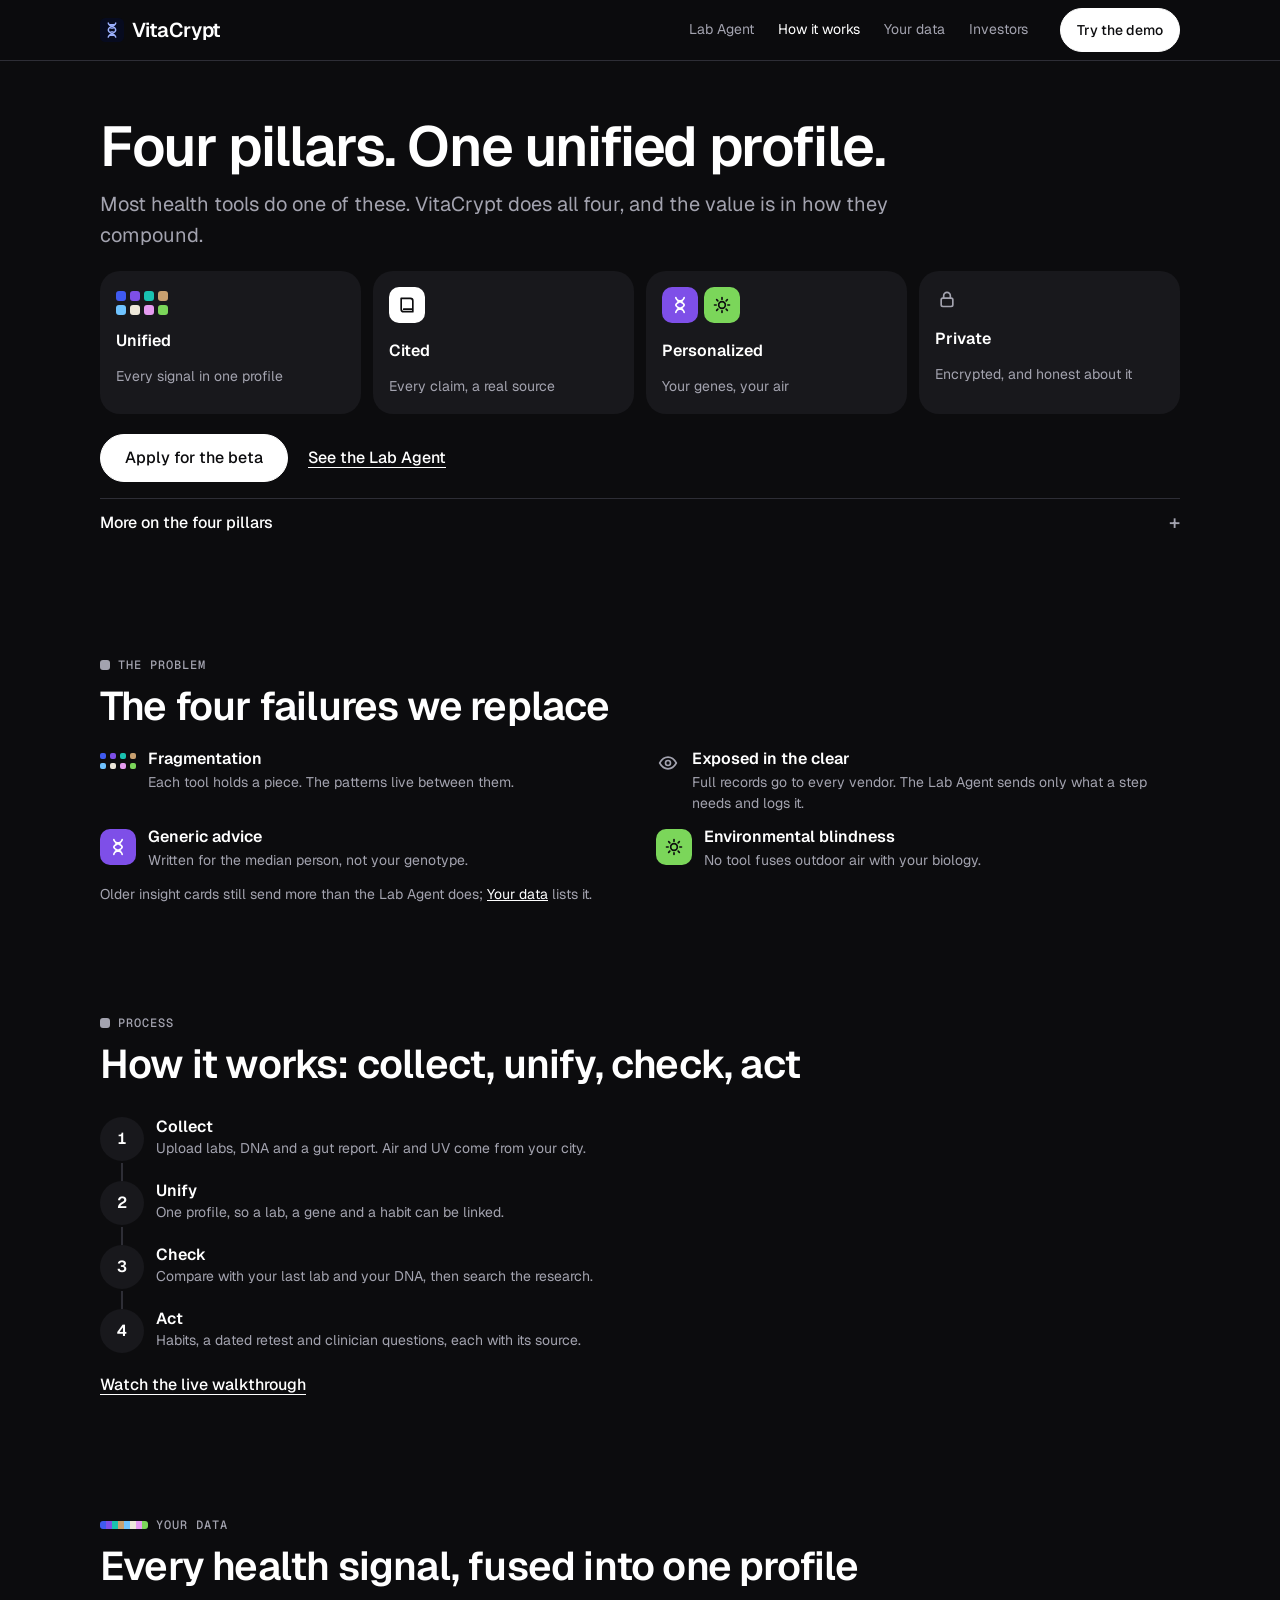
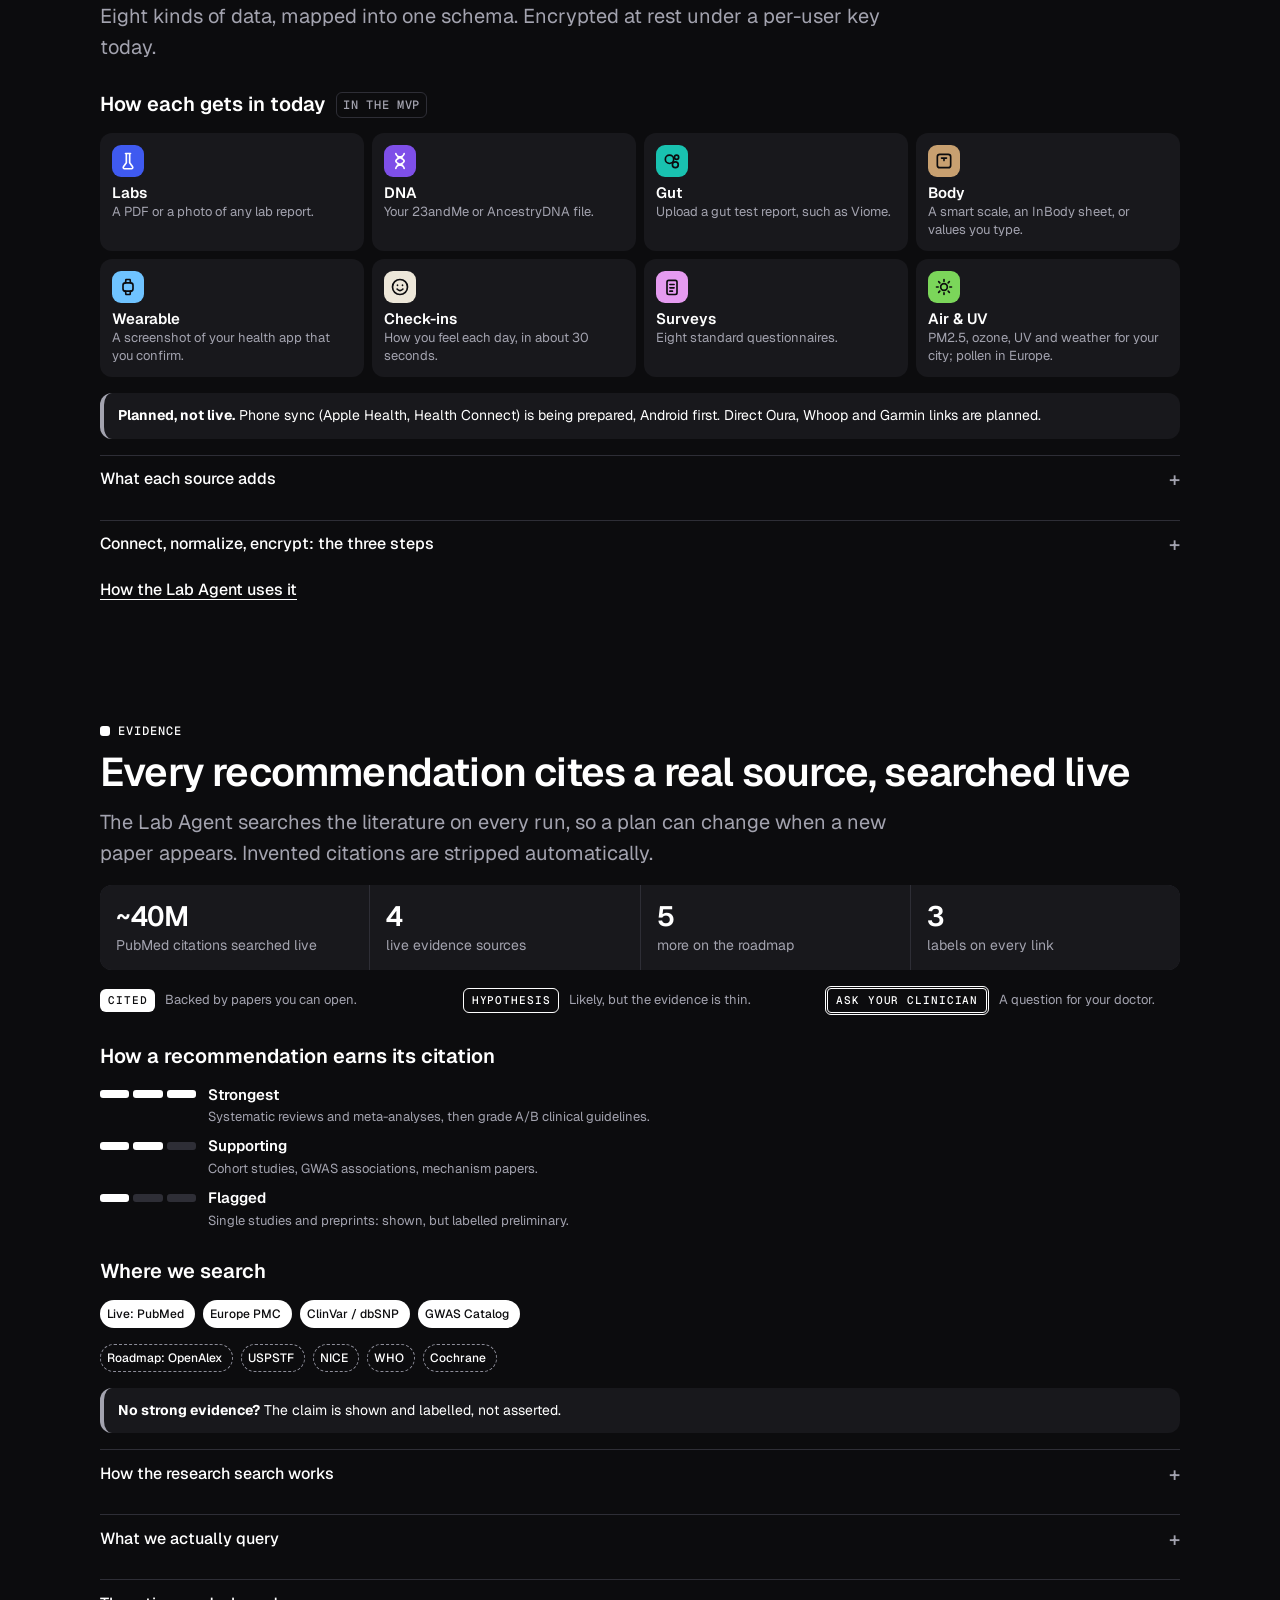
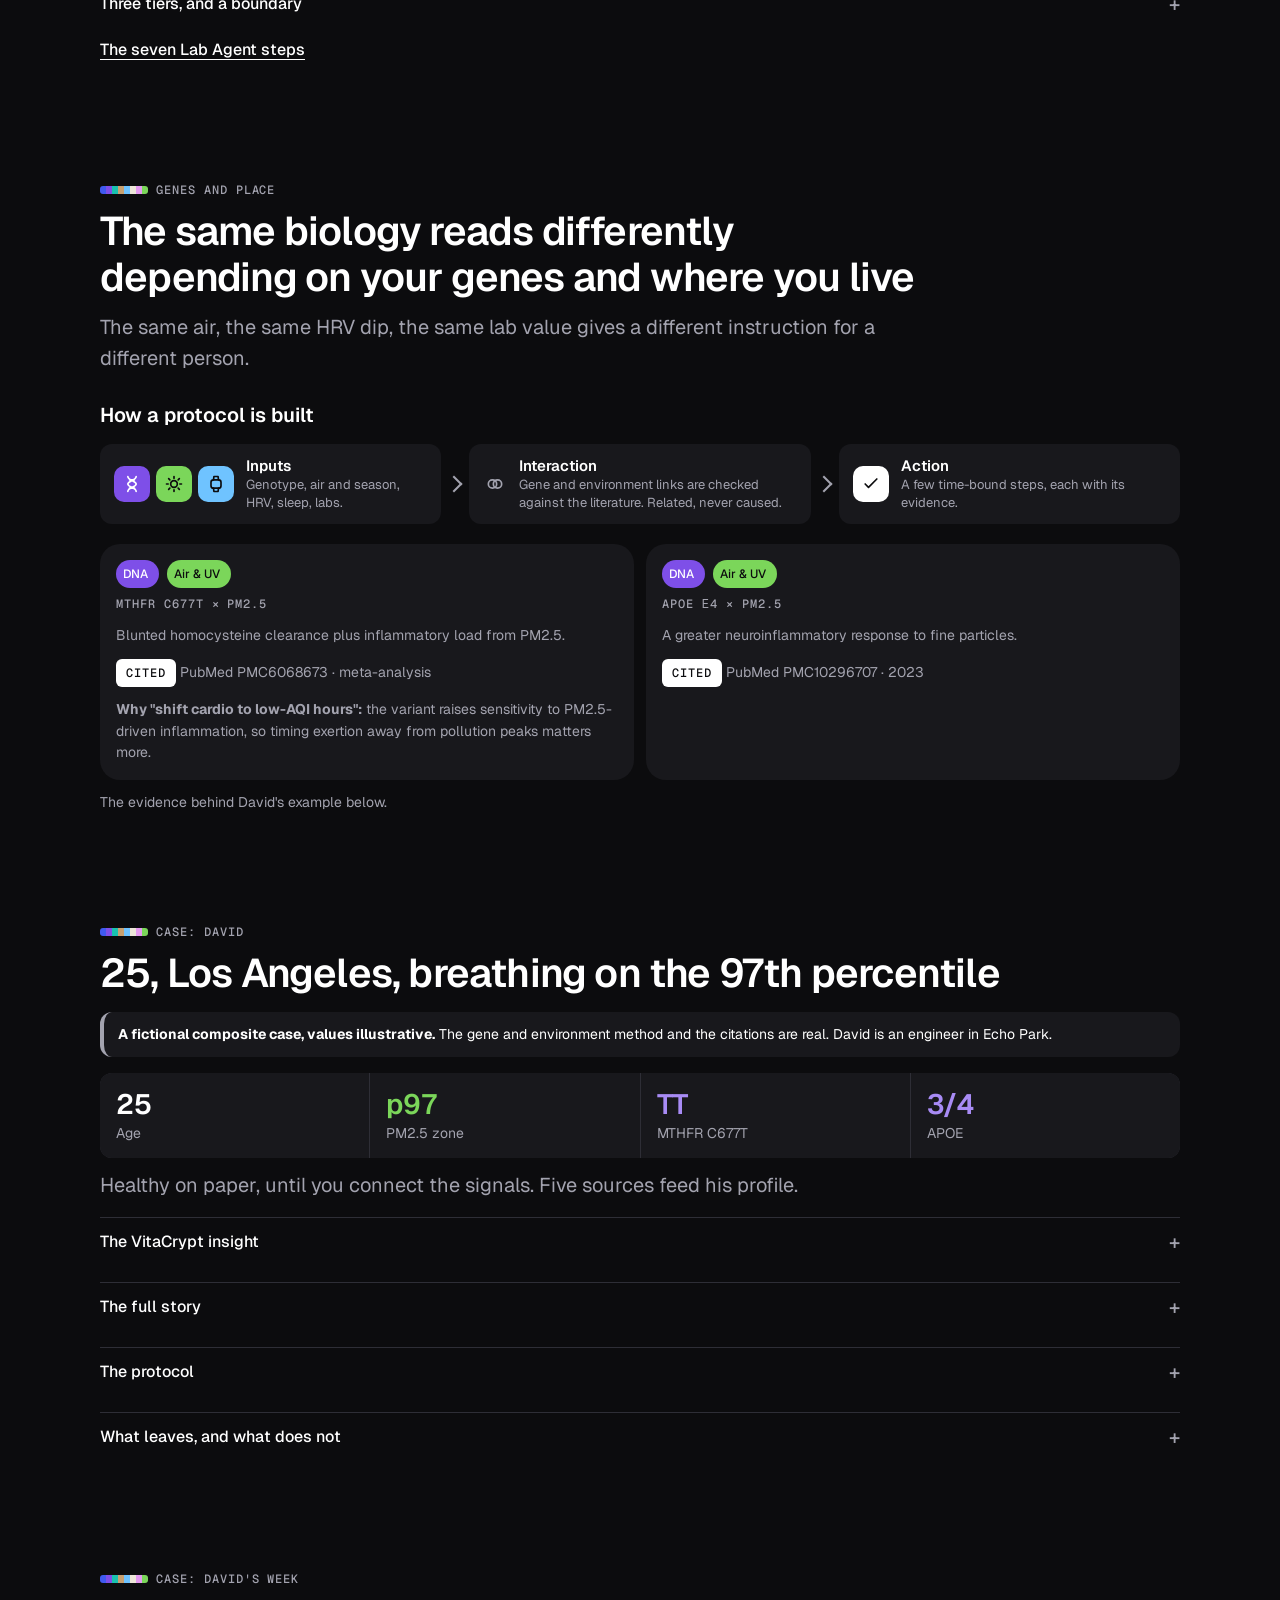
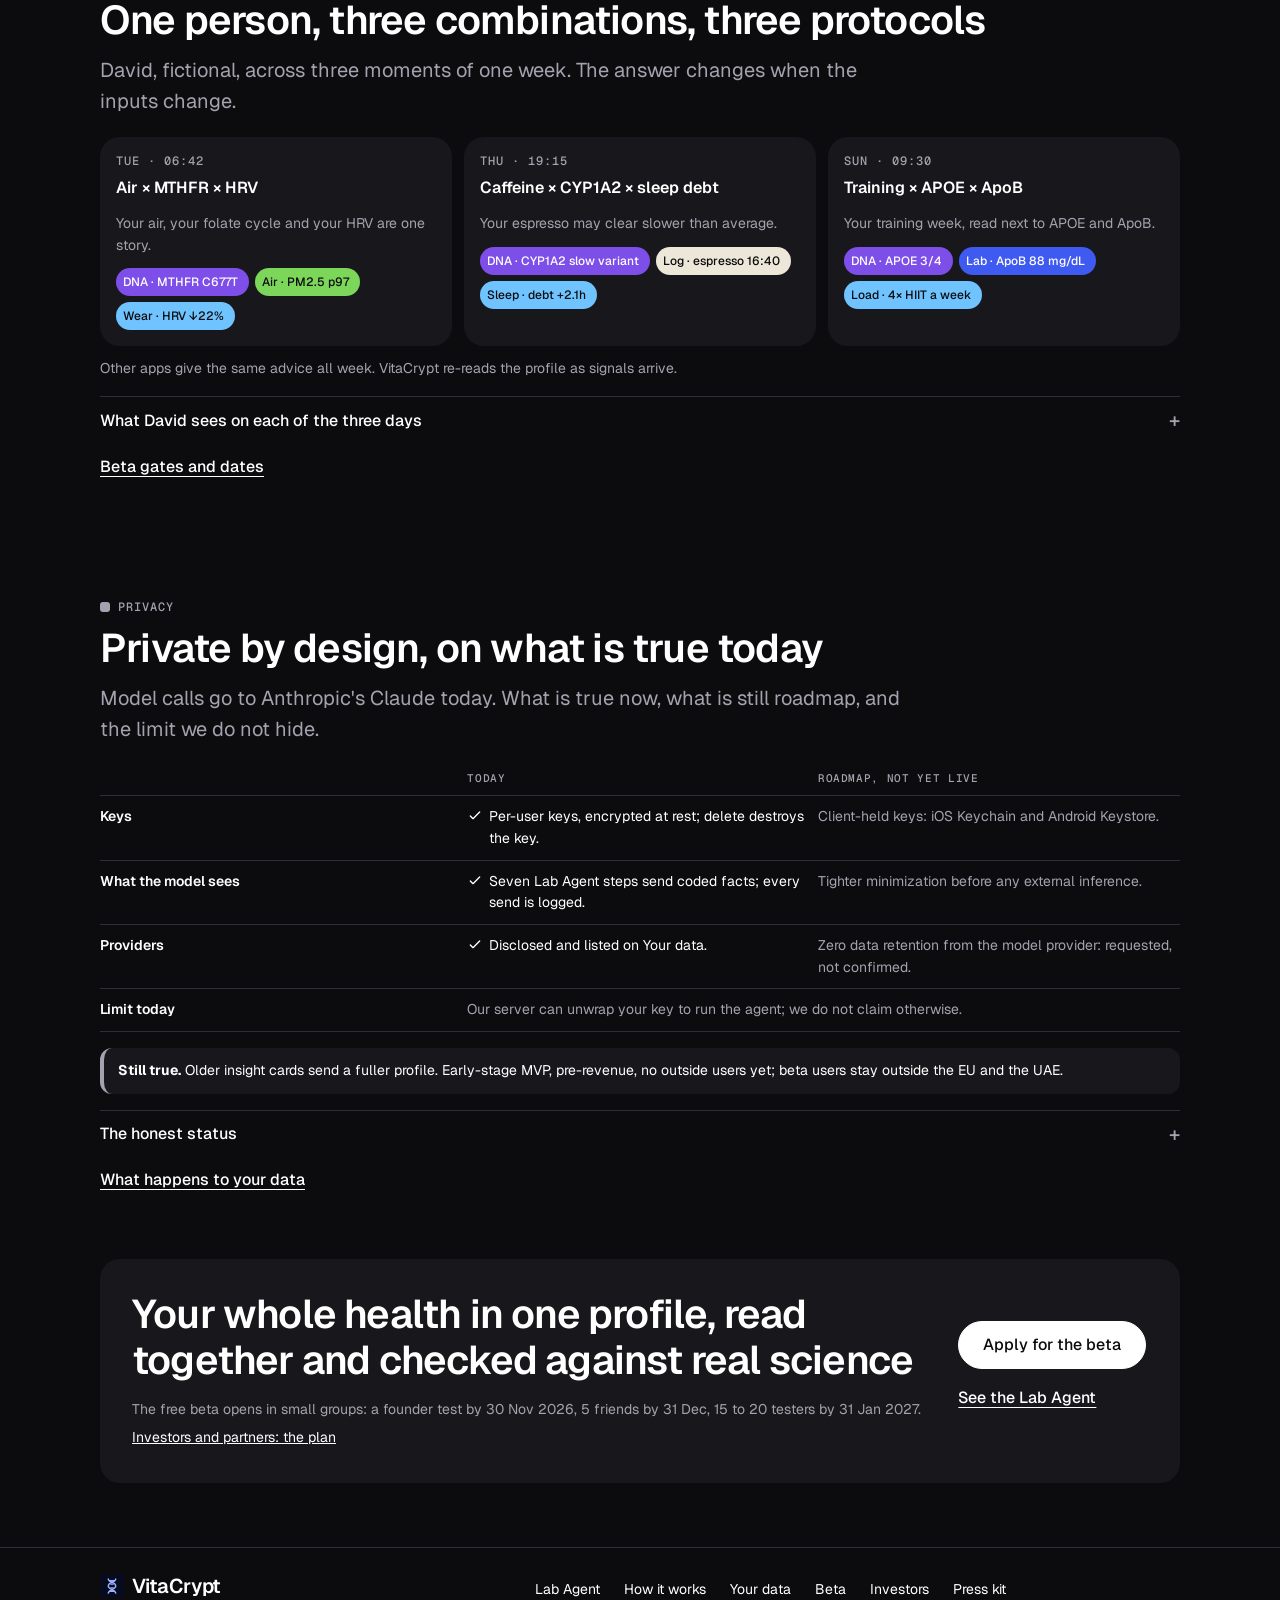
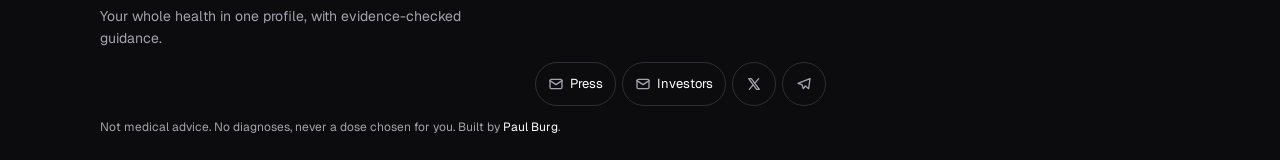
<file: platform.html>
<!DOCTYPE html>
<html lang="en">
<head>
<meta charset="UTF-8">
<meta name="viewport" content="width=device-width, initial-scale=1.0, viewport-fit=cover">
<meta name="theme-color" content="#0C0C0E">
<meta name="color-scheme" content="dark">

<!-- Primary SEO -->
<title>The Platform · VitaCrypt's four pillars (Unified, Cited, Personalized, Private)</title>
<meta name="description" content="How VitaCrypt works: any health signal unified into one profile with actionable, evidence-checked guidance, personalized to you. Private by design.">
<meta name="keywords" content="VitaCrypt platform, unified health profile, evidence-checked guidance, live science, PubMed, Cochrane, personalized health, gene environment, MTHFR, APOE, private by design, Lab Agent">
<meta name="author" content="VitaCrypt">
<meta name="robots" content="index, follow, max-image-preview:large, max-snippet:-1, max-video-preview:-1">
<meta name="googlebot" content="index, follow">
<link rel="canonical" href="https://vitacrypt.xyz/platform.html">

<!-- Favicon suite (WebP-first, JPEG fallback for older browsers) -->
<link rel="icon" type="image/svg+xml" href="/img/vitacrypt-mark.svg">
<link rel="icon" type="image/png" href="/img/vitacrypt-mark-512.png">
<link rel="apple-touch-icon" sizes="180x180" href="/img/vitacrypt-mark-180.png">
<meta name="apple-mobile-web-app-title" content="VitaCrypt">
<meta name="application-name" content="VitaCrypt">

<!-- Open Graph / Facebook / LinkedIn / Slack / Discord / iMessage -->
<meta property="og:type" content="website">
<meta property="og:site_name" content="VitaCrypt">
<meta property="og:locale" content="en_US">
<meta property="og:url" content="https://vitacrypt.xyz/platform.html">
<meta property="og:title" content="The Platform · VitaCrypt's four pillars">
<meta property="og:description" content="Any health signal unified into one profile, every recommendation cited to live science, personalized to your genes and environment, and private by design.">
<meta property="og:image" content="https://vitacrypt.xyz/img/og-preview-v4.jpg">
<meta property="og:image:secure_url" content="https://vitacrypt.xyz/img/og-preview-v4.jpg">
<meta property="og:image:type" content="image/jpeg">
<meta property="og:image:width" content="1200">
<meta property="og:image:height" content="630">
<meta property="og:image:alt" content="VitaCrypt · Your whole health in one profile">

<!-- Twitter / X -->
<meta name="twitter:card" content="summary_large_image">
<meta name="twitter:site" content="@vita_crypt">
<meta name="twitter:creator" content="@vita_crypt">
<meta name="twitter:url" content="https://vitacrypt.xyz/platform.html">
<meta name="twitter:title" content="The Platform · VitaCrypt's four pillars">
<meta name="twitter:description" content="Unified, Cited, Personalized, Private: how VitaCrypt turns any health signal into one profile with actionable, evidence-checked guidance.">
<meta name="twitter:image" content="https://vitacrypt.xyz/img/og-preview-v4.jpg">
<meta name="twitter:image:alt" content="VitaCrypt · Your whole health in one profile">

<!-- Schema.org structured data -->
<script type="application/ld+json">
{
  "@context": "https://schema.org",
  "@graph": [
    {
      "@type": "Organization",
      "@id": "https://vitacrypt.xyz/#organization",
      "name": "VitaCrypt",
      "url": "https://vitacrypt.xyz/",
      "logo": {
        "@type": "ImageObject",
        "url": "https://vitacrypt.xyz/img/vitacrypt-mark-512.png",
        "width": 512,
        "height": 512
      },
      "description": "A unified health profile that turns genetics, wearables, labs, microbiome, environment and lifestyle into actionable, evidence-checked guidance. Private by design.",
      "sameAs": [
        "https://x.com/vita_crypt"
      ],
      "contactPoint": [
        {"@type": "ContactPoint", "email": "investors@vitacrypt.xyz", "contactType": "investor relations"}
      ]
    },
    {
      "@type": "WebSite",
      "@id": "https://vitacrypt.xyz/#website",
      "url": "https://vitacrypt.xyz/",
      "name": "VitaCrypt",
      "publisher": {"@id": "https://vitacrypt.xyz/#organization"},
      "inLanguage": "en-US"
    },
    {
      "@type": "WebPage",
      "@id": "https://vitacrypt.xyz/platform.html#webpage",
      "url": "https://vitacrypt.xyz/platform.html",
      "name": "The Platform · VitaCrypt's four pillars",
      "isPartOf": {"@id": "https://vitacrypt.xyz/#website"},
      "about": {"@id": "https://vitacrypt.xyz/#organization"},
      "primaryImageOfPage": "https://vitacrypt.xyz/img/og-preview-v4.jpg",
      "description": "How VitaCrypt works across four pillars: a unified data fabric across any health signal, live-cited science, gene-environment personalization, and privacy by design.",
      "inLanguage": "en-US"
    },
    {
      "@type": "SoftwareApplication",
      "name": "VitaCrypt",
      "applicationCategory": "HealthApplication",
      "operatingSystem": "Web, iOS, Android",
      "description": "Unifies genetics, wearables, labs, microbiome, environment and lifestyle into one health profile with actionable, evidence-checked guidance. Private by design.",
      "offers": {
        "@type": "Offer",
        "price": "0",
        "priceCurrency": "USD",
        "availability": "https://schema.org/PreOrder"
      },
      "publisher": {"@id": "https://vitacrypt.xyz/#organization"}
    }
  ]
}
</script>

<!-- Google Analytics 4 -->
<script async src="https://www.googletagmanager.com/gtag/js?id=G-NGT34ZL8HV"></script>
<script>
  window.dataLayer = window.dataLayer || [];
  function gtag(){dataLayer.push(arguments);}
  gtag('js', new Date());
  gtag('config', 'G-NGT34ZL8HV', {
    anonymize_ip: true,
    cookie_flags: 'SameSite=None;Secure'
  });
</script>


<!-- Fonts and shared styles (dark only, tokens from the app) -->
<link rel="preconnect" href="https://fonts.googleapis.com">
<link rel="preconnect" href="https://fonts.gstatic.com" crossorigin>
<link rel="stylesheet" href="https://fonts.googleapis.com/css2?family=Geist:wght@400;500;600&family=Geist+Mono:wght@500&display=swap">
<link rel="stylesheet" href="/assets/site.css?v=5">
<script src="/assets/site.js?v=5" defer></script>
<style>
.sub{margin-top:28px;font-size:20px}
.sub .tag{font:500 12px/1 var(--mono);letter-spacing:.06em;text-transform:uppercase;color:var(--dim);border:1px solid var(--line);border-radius:6px;padding:4px 6px;margin-left:6px;vertical-align:2px}
.pils{grid-template-columns:repeat(2,minmax(0,1fr))}
@media (min-width:900px){.pils{grid-template-columns:repeat(4,minmax(0,1fr))}}
.pil{display:grid;gap:8px;text-decoration:none;min-height:44px;height:100%;align-content:start}
.tile .sq{margin-bottom:10px}
.tile h3+p{margin-top:6px}
.rail .st{display:flex;flex-wrap:wrap;gap:12px 20px;align-items:flex-start}
.rail .st{flex-wrap:nowrap}
.rail .st>div{flex:1 1 auto}
.rail .st h3{font-size:16px}
.rail .st img{display:none}
.rail>li{padding:10px 0}
.rail>li:not(:last-child)::after{top:56px;bottom:-10px}
.chips{list-style:none;padding:0}
ul.chips li.chip{min-height:28px}
.ex{margin-top:20px;display:grid;gap:10px}
.tile .mono{margin:0}
.tile.wk{display:grid;gap:8px;align-content:start}
.pay{display:flex;flex-wrap:wrap;gap:6px}
.pay span{font-size:12px;border:1px solid var(--line);border-radius:999px;padding:4px 10px;color:var(--dim)}
.rows.g2{margin-top:12px}
.tr .rows{margin-top:12px}
p.cap a,.close .cap a{color:var(--ink)}
.fails{grid-template-columns:repeat(2,minmax(0,1fr))}@media (min-width:900px){.fails{grid-template-columns:repeat(4,minmax(0,1fr))}}
.flow3{grid-template-columns:repeat(3,minmax(0,1fr))}.flow3 .tile{padding:12px}.flow3 .sq{width:32px;height:32px}
</style>
</head>
<body>
<header class="top"><div class="wrap"><a class="wm" href="/"><img src="/img/vitacrypt-mark.svg" alt="" width="24" height="24"><span>Vita<i>Crypt</i></span></a><nav aria-label="Main"><a href="/agent">Lab Agent</a><a href="/platform.html" aria-current="page">How it works</a><a href="/data">Your data</a><a href="/investor.html">Investors</a></nav><a class="btn p" href="https://app.vitacrypt.xyz/demo">Try the demo</a><button class="menu" type="button" aria-label="Open menu" aria-expanded="false" aria-controls="drawer"><svg class="ic" viewBox="0 0 24 24" aria-hidden="true"><path d="M4 7h16M4 12h16M4 17h16"/></svg></button></div></header>
<nav id="drawer" class="drawer" aria-label="Menu" hidden><a href="/agent">Lab Agent</a><a href="/platform.html">How it works</a><a href="/data">Your data</a><a href="/investor.html">Investors</a><a href="/beta">Apply for the beta</a><a href="/press">Press kit</a><a class="btn p" href="https://app.vitacrypt.xyz/demo">Try the demo</a></nav>
<main>
<section class="hero"><div class="wrap">
 <h1>Four pillars. One unified profile.</h1>
 <p class="lead">Most health tools do one of these. VitaCrypt does all four, and the value is in how they compound.</p>
 <ul class="grid g4 pils" aria-label="The four pillars">
  <li><a class="tile pil" href="#unified"><span class="sdots" aria-hidden="true"><i class="lab"></i><i class="dna"></i><i class="gut"></i><i class="body"></i><i class="wear"></i><i class="chk"></i><i class="sur"></i><i class="air"></i></span><h3>Unified</h3><p class="small">Every signal in one profile</p></a></li>
  <li><a class="tile pil" href="#evidence"><span class="sq pl"><svg class="ic" viewBox="0 0 24 24" aria-hidden="true"><path d="M5 4h11a3 3 0 0 1 3 3v13H8a3 3 0 0 1-3-3V4zM8 17h11"/></svg></span><h3>Cited</h3><p class="small">Every claim, a real source</p></a></li>
  <li><a class="tile pil" href="#personalized"><span class="sqs"><span class="sq on-dna"><svg class="ic" viewBox="0 0 24 24" aria-hidden="true"><path d="M7 3c0 5 10 5 10 9s-10 4-10 9M17 3c0 5-10 5-10 9s10 4 10 9M9 7h6M9 17h6"/></svg></span><span class="sq on-air"><svg class="ic" viewBox="0 0 24 24" aria-hidden="true"><circle cx="12" cy="12" r="4"/><path d="M12 3v2M12 19v2M3 12h2M19 12h2M5.600 5.600l1.400 1.400M17 17l1.400 1.400M5.600 18.400L7 17M17 7l1.400-1.400"/></svg></span></span><h3>Personalized</h3><p class="small">Your genes, your air</p></a></li>
  <li><a class="tile pil" href="#encrypted"><span class="sq"><svg class="ic" viewBox="0 0 24 24" aria-hidden="true"><rect x="5" y="11" width="14" height="10" rx="2"/><path d="M8 11V8a4 4 0 0 1 8 0v3"/></svg></span><h3>Private</h3><p class="small">Encrypted, and honest about it</p></a></li>
 </ul>
 <div class="cta"><a class="btn p" href="/beta">Apply for the beta</a><a class="tb" href="/agent">See the Lab Agent</a></div>
<details><summary>More on the four pillars</summary><div><p>A unified data fabric built to ingest any health signal; every recommendation cited to live science; personalization down to your genotype and local environment; and privacy built in by design, so what leaves the app is kept small and logged.</p></div></details>
</div></section>

<section id="failures"><div class="wrap">
 <p class="kick k-gr">The problem</p><h2>The four failures we replace</h2>
 <ul class="rows r2">
  <li><span class="sdots scat" aria-hidden="true"><i class="lab"></i><i class="dna"></i><i class="gut"></i><i class="body"></i><i class="wear"></i><i class="chk"></i><i class="sur"></i><i class="air"></i></span><div><h3>Fragmentation</h3><p>Each tool holds a piece. The patterns live between them.</p></div></li>
  <li><span class="sq"><svg class="ic" viewBox="0 0 24 24" aria-hidden="true"><path d="M2 12s4-7 10-7 10 7 10 7-4 7-10 7S2 12 2 12z"/><circle cx="12" cy="12" r="3"/></svg></span><div><h3>Exposed in the clear</h3><p>Full records go to every vendor. The Lab Agent sends only what a step needs and logs it.</p></div></li>
  <li><span class="sq on-dna"><svg class="ic" viewBox="0 0 24 24" aria-hidden="true"><path d="M7 3c0 5 10 5 10 9s-10 4-10 9M17 3c0 5-10 5-10 9s10 4 10 9M9 7h6M9 17h6"/></svg></span><div><h3>Generic advice</h3><p>Written for the median person, not your genotype.</p></div></li>
  <li><span class="sq on-air"><svg class="ic" viewBox="0 0 24 24" aria-hidden="true"><circle cx="12" cy="12" r="4"/><path d="M12 3v2M12 19v2M3 12h2M19 12h2M5.600 5.600l1.400 1.400M17 17l1.400 1.400M5.600 18.400L7 17M17 7l1.400-1.400"/></svg></span><div><h3>Environmental blindness</h3><p>No tool fuses outdoor air with your biology.</p></div></li>
 </ul>
 <p class="cap">Older insight cards still send more than the Lab Agent does; <a href="/data">Your data</a> lists it.</p>
</div></section>

<section id="how"><div class="wrap">
 <p class="kick k-gr">Process</p><h2>How it works: collect, unify, check, act</h2>
 <ol class="rail">
  <li><div class="st"><div><h3>Collect</h3><p>Upload labs, DNA and a gut report. Air and UV come from your city.</p></div></div></li>
  <li><div class="st"><div><h3>Unify</h3><p>One profile, so a lab, a gene and a habit can be linked.</p></div></div></li>
  <li><div class="st"><div><h3>Check</h3><p>Compare with your last lab and your DNA, then search the research.</p></div></div></li>
  <li><div class="st"><div><h3>Act</h3><p>Habits, a dated retest and clinician questions, each with its source.</p></div></div></li>
 </ol>
 <p><a class="tb" href="/agent">Watch the live walkthrough</a></p>
</div></section>

<section id="unified"><div class="wrap">
 <p class="kick k-data">Your data</p><h2>Every health signal, fused into one profile</h2>
 <p class="lead">Eight kinds of data, mapped into one schema. Encrypted at rest under a per-user key today.</p>
 <h3 class="sub">How each gets in today <span class="tag">In the MVP</span></h3>
 <ul class="srcs">
  <li><span class="sq on-lab"><svg class="ic" viewBox="0 0 24 24" aria-hidden="true"><path d="M9 3h6M10 3v11l-3.500 5a1.500 1.500 0 0 0 1.300 2.300h8.400a1.500 1.500 0 0 0 1.300-2.300L14 14V3"/></svg></span><div><h3>Labs</h3><p>A PDF or a photo of any lab report.</p></div></li>
  <li><span class="sq on-dna"><svg class="ic" viewBox="0 0 24 24" aria-hidden="true"><path d="M7 3c0 5 10 5 10 9s-10 4-10 9M17 3c0 5-10 5-10 9s10 4 10 9M9 7h6M9 17h6"/></svg></span><div><h3>DNA</h3><p>Your 23andMe or AncestryDNA file.</p></div></li>
  <li><span class="sq on-gut"><svg class="ic" viewBox="0 0 24 24" aria-hidden="true"><circle cx="9" cy="10" r="5"/><circle cx="17.500" cy="7.500" r="2.500"/><circle cx="16" cy="16.500" r="3.500"/></svg></span><div><h3>Gut</h3><p>Upload a gut test report, such as Viome.</p></div></li>
  <li><span class="sq on-body"><svg class="ic" viewBox="0 0 24 24" aria-hidden="true"><rect x="4" y="4" width="16" height="16" rx="3"/><path d="M9 8.500h6M12 8.500v3"/></svg></span><div><h3>Body</h3><p>A smart scale, an InBody sheet, or values you type.</p></div></li>
  <li><span class="sq on-wear"><svg class="ic" viewBox="0 0 24 24" aria-hidden="true"><rect x="6" y="7" width="12" height="10" rx="3"/><path d="M9 7l.500-4h5l.500 4M9 17l.500 4h5l.500-4"/></svg></span><div><h3>Wearable</h3><p>A screenshot of your health app that you confirm.</p></div></li>
  <li><span class="sq on-chk"><svg class="ic" viewBox="0 0 24 24" aria-hidden="true"><circle cx="12" cy="12" r="9"/><path d="M8.500 14.500c1 1.200 2.200 1.800 3.500 1.800s2.500-.600 3.500-1.800M9 9.800v.400M15 9.800v.400"/></svg></span><div><h3>Check-ins</h3><p>How you feel each day, in about 30 seconds.</p></div></li>
  <li><span class="sq on-sur"><svg class="ic" viewBox="0 0 24 24" aria-hidden="true"><rect x="6" y="4" width="12" height="17" rx="2"/><path d="M9.500 9h5M9.500 13h5M9.500 17h3"/></svg></span><div><h3>Surveys</h3><p>Eight standard questionnaires.</p></div></li>
  <li><span class="sq on-air"><svg class="ic" viewBox="0 0 24 24" aria-hidden="true"><circle cx="12" cy="12" r="4"/><path d="M12 3v2M12 19v2M3 12h2M19 12h2M5.600 5.600l1.400 1.400M17 17l1.400 1.400M5.600 18.400L7 17M17 7l1.400-1.400"/></svg></span><div><h3>Air &amp; UV</h3><p>PM2.5, ozone, UV and weather for your city; pollen in Europe.</p></div></li>
 </ul>
 <p class="note"><b>Planned, not live.</b> Phone sync (Apple Health, Health Connect) is being prepared, Android first. Direct Oura, Whoop and Garmin links are planned.</p>
 <details><summary>What each source adds</summary><div><table>
  <tr><th>Source</th><th>What it adds</th></tr>
  <tr><td>Genetics</td><td>Variants that reshape every other signal: folate cycle, lipids, caffeine, methylation.</td></tr>
  <tr><td>Wearable</td><td>HRV, sleep stages, recovery, resting heart rate, activity load.</td></tr>
  <tr><td>Air &amp; UV</td><td>PM2.5, ozone, UV and weather by your location (Open-Meteo, OpenAQ, WAQI); pollen in Europe.</td></tr>
  <tr><td>Check-ins</td><td>Sleep, energy, stress, diet and workload, captured as lifestyle check-ins.</td></tr>
  <tr><td>Gut</td><td>Gut composition: inflammation, nutrient absorption, diet response.</td></tr>
  <tr><td>Labs</td><td>CRP, ApoB, HbA1c and lipid panels: the objective check on the wearable signal.</td></tr>
 </table></div></details>
 <details><summary>Connect, normalize, encrypt: the three steps</summary><div>
  <p><b>Connect or upload.</b> Wearable data today comes from a screenshot of your health or band app that you confirm, smart-scale values, or values you type. DNA, gut and lab files are uploaded; air and UV are pulled from your location.</p>
  <p><b>Normalize into one schema.</b> Different formats (VCF, FHIR, CSV, JSON) are mapped into one queryable health schema.</p>
  <p><b>Encrypt under your key.</b> Today the profile is encrypted at rest under a per-user key that our server holds, so it can run the agent. Client-held keys (iOS Keychain, Android Keystore) are roadmap.</p>
 </div></details>
 <p><a class="tb" href="/agent">How the Lab Agent uses it</a></p>
</div></section>

<section id="evidence"><div class="wrap">
 <p class="kick k-ev">Evidence</p><h2>Every recommendation cites a real source, searched live</h2>
 <p class="lead">The Lab Agent searches the literature on every run, so a plan can change when a new paper appears. Invented citations are stripped automatically.</p>
 <ul class="nums"><li><b>~40M</b><span>PubMed citations searched live</span></li><li><b>4</b><span>live evidence sources</span></li><li><b>5</b><span>more on the roadmap</span></li><li><b>3</b><span>labels on every link</span></li></ul>

 <ul class="lbl3">
  <li><span class="ev c">Cited</span><p>Backed by papers you can open.</p></li>
  <li><span class="ev h">Hypothesis</span><p>Likely, but the evidence is thin.</p></li>
  <li><span class="ev a">Ask your clinician</span><p>A question for your doctor.</p></li>
 </ul>
 <h3 class="sub">How a recommendation earns its citation</h3>
 <ol class="tiers" aria-label="Evidence strength, strongest first">
  <li><span class="bar"><i></i><i></i><i></i></span><h3>Strongest</h3><p>Systematic reviews and meta-analyses, then grade A/B clinical guidelines.</p></li>
  <li><span class="bar"><i></i><i></i><i class="o"></i></span><h3>Supporting</h3><p>Cohort studies, GWAS associations, mechanism papers.</p></li>
  <li><span class="bar"><i></i><i class="o"></i><i class="o"></i></span><h3>Flagged</h3><p>Single studies and preprints: shown, but labelled preliminary.</p></li>
 </ol>
 <h3 class="sub">Where we search</h3>
 <div class="chips" aria-label="Live sources"><span class="chip sm live">Live: PubMed</span><span class="chip sm live">Europe PMC</span><span class="chip sm live">ClinVar / dbSNP</span><span class="chip sm live">GWAS Catalog</span></div>
 <div class="chips" aria-label="Roadmap sources"><span class="chip sm off">Roadmap: OpenAlex</span><span class="chip sm off">USPSTF</span><span class="chip sm off">NICE</span><span class="chip sm off">WHO</span><span class="chip sm off">Cochrane</span></div>
 <p class="note"><b>No strong evidence?</b> The claim is shown and labelled, not asserted.</p>
 <details><summary>How the research search works</summary><div>
  <p><b>Searches carry names, not your data.</b> Each run searches PubMed and Europe PMC with gene, marker and condition names only. An AI judge then checks which papers support each claim.</p>
  <p><b>Matching on our server.</b> Whether a finding applies to you is matched against your profile on our server, which can read the data it processes. The Lab Agent's seven steps send the model coded facts only.</p>
  <p><b>The citation travels with the advice.</b> Each surfaced recommendation carries the source it rests on, graded by evidence strength.</p>
 </div></details>
 <details><summary>What we actually query</summary><div><p>Live today, we search PubMed (~40M citations), Europe PMC, ClinVar/dbSNP and the GWAS Catalog. On the roadmap: OpenAlex, USPSTF, NICE, WHO and Cochrane. "Cross-referenced" means we search these indexes for evidence relevant to your profile, not that millions of studies stand behind any one recommendation.</p></div></details>
 <details><summary>Three tiers, and a boundary</summary><div><p>Every insight is classified before it is shown. Evidence-backed insights carry real PMIDs, a confirmed-N-of-M corroboration check across the retrieved papers, and a High / Moderate / Emerging confidence indicator. Exploratory insights, the cross-domain connections the literature has not settled, are labelled preliminary rather than asserted. And anything clinical is withheld server-side and replaced with a warm handoff to the right clinician. For established pharmacogenomic markers (starting with CYP2C9) the published CPIC consortium guidance is shown as a descriptive reference, the one place the grade comes from a clinical consortium rather than a model.</p></div></details>
 <p><a class="tb" href="/agent#loop">The seven Lab Agent steps</a></p>
</div></section>

<section id="personalized"><div class="wrap">
 <p class="kick k-data">Genes and place</p><h2>The same biology reads differently depending on your genes and where you live</h2>
 <p class="lead">The same air, the same HRV dip, the same lab value gives a different instruction for a different person.</p>
 <h3 class="sub">How a protocol is built</h3>
 <ol class="hflow" style="--n:3">
  <li><span class="sqs"><span class="sq on-dna"><svg class="ic" viewBox="0 0 24 24" aria-hidden="true"><path d="M7 3c0 5 10 5 10 9s-10 4-10 9M17 3c0 5-10 5-10 9s10 4 10 9M9 7h6M9 17h6"/></svg></span><span class="sq on-air"><svg class="ic" viewBox="0 0 24 24" aria-hidden="true"><circle cx="12" cy="12" r="4"/><path d="M12 3v2M12 19v2M3 12h2M19 12h2M5.600 5.600l1.400 1.400M17 17l1.400 1.400M5.600 18.400L7 17M17 7l1.400-1.400"/></svg></span><span class="sq on-wear"><svg class="ic" viewBox="0 0 24 24" aria-hidden="true"><rect x="6" y="7" width="12" height="10" rx="3"/><path d="M9 7l.500-4h5l.500 4M9 17l.500 4h5l.500-4"/></svg></span></span><div><h3>Inputs</h3><p>Genotype, air and season, HRV, sleep, labs.</p></div></li>
  <li><span class="sq"><svg class="ic" viewBox="0 0 24 24" aria-hidden="true"><circle cx="9" cy="12" r="5"/><circle cx="15" cy="12" r="5"/></svg></span><div><h3>Interaction</h3><p>Gene and environment links are checked against the literature. Related, never caused.</p></div></li>
  <li><span class="sq pl"><svg class="ic" viewBox="0 0 24 24" aria-hidden="true"><path d="M5 12l4 4 10-10"/></svg></span><div><h3>Action</h3><p>A few time-bound steps, each with its evidence.</p></div></li>
 </ol>
 <div class="grid g2">
  <div class="tile"><p class="chips" style="margin:0 0 8px"><span class="chip sm on-dna">DNA</span><span class="chip sm on-air">Air &amp; UV</span></p><p class="mono">MTHFR C677T × PM2.5</p><p class="small">Blunted homocysteine clearance plus inflammatory load from PM2.5.</p><p><span class="ev c">Cited</span> <span class="small">PubMed PMC6068673 · meta-analysis</span></p><p class="small"><b>Why "shift cardio to low-AQI hours":</b> the variant raises sensitivity to PM2.5-driven inflammation, so timing exertion away from pollution peaks matters more.</p></div>
  <div class="tile"><p class="chips" style="margin:0 0 8px"><span class="chip sm on-dna">DNA</span><span class="chip sm on-air">Air &amp; UV</span></p><p class="mono">APOE ε4 × PM2.5</p><p class="small">A greater neuroinflammatory response to fine particles.</p><p><span class="ev c">Cited</span> <span class="small">PubMed PMC10296707 · 2023</span></p></div>
 </div>
 <p class="cap">The evidence behind David's example below.</p>
</div></section>

<section id="case"><div class="wrap">
 <p class="kick k-data">Case: David</p><h2>25, Los Angeles, breathing on the 97th percentile</h2>
 <p class="note"><b>A fictional composite case, values illustrative.</b> The gene and environment method and the citations are real. David is an engineer in Echo Park.</p>
 <ul class="nums"><li><b>25</b><span>Age</span></li><li><b class="c-air">p97</b><span>PM2.5 zone</span></li><li><b class="c-dna">TT</b><span>MTHFR C677T</span></li><li><b class="c-dna">3/4</b><span>APOE</span></li></ul>

 <p class="lead">Healthy on paper, until you connect the signals. Five sources feed his profile.</p>
 <details><summary>The VitaCrypt insight</summary><div><p>"Your MTHFR TT plus PM2.5 p97 plus a 22% HRV decline may point to low-grade inflammatory pressure on a vascular system your APOE 3/4 already taxes. Run a home HEPA purifier on high-forecast days, eat folate- and omega-3-rich foods, shift cardio to the 6 to 9am low-AQI window, and ask your clinician whether a homocysteine test and a methylated folate form make sense for you."</p></div></details>
 <details><summary>The full story</summary><div><p>David sleeps seven hours, exercises four times a week, eats well. He also lives where ambient PM2.5 routinely exceeds the WHO guideline by 5×, carries an MTHFR C677T (TT) variant that blunts folate-to-5MTHF conversion (his homocysteine runs high on a "normal" diet), and an APOE ε3/ε4 that makes him cardiovascularly sensitive to the air his commute pipes into his lungs. In the apps we reviewed we did not find one that sees both. VitaCrypt does.</p></div></details>
 <details><summary>The protocol</summary><div>
  <p><b>Diet.</b> Leafy greens and legumes for folate, oily fish for DHA, prebiotic fiber for stress-driven dysbiosis. Question for the clinician: is methylated folate (5-MTHF) right for MTHFR TT?</p>
  <p><b>Environment.</b> Suggests running a HEPA purifier when forecast AQI is above 100 and moving outdoor cardio to 6 to 9am.</p>
  <p><b>Recovery.</b> Replace one HIIT session a week with zone-2 cardio until HRV recovers by at least 10%.</p>
  <p><b>Tracking.</b> Ask your clinician about re-checking inflammatory markers in 8 weeks; new results land in the same profile.</p>
 </div></details>
 <details><summary>What leaves, and what does not</summary><div><p>In the Lab Agent, the model gets coded facts such as a marker band, a trend and a gene code, never David's name or exact values, and each send is logged. When a lab is uploaded, the report text goes to Anthropic's Claude with lines we recognise as personal removed; see <a href="/data">Your data</a>. His profile is stored encrypted under his own key, and deleting his data destroys that key.</p></div></details>
</div></section>

<section id="week"><div class="wrap">
 <p class="kick k-data">Case: David's week</p><h2>One person, three combinations, three protocols</h2>
 <p class="lead">David, fictional, across three moments of one week. The answer changes when the inputs change.</p>
 <p class="swh">3 days · swipe for the next</p>
 <ul class="grid g3 swipe">
  <li class="tile wk"><p class="mono">Tue · 06:42</p><h3>Air × MTHFR × HRV</h3><p class="small">Your air, your folate cycle and your HRV are one story.</p>
   <p class="chips wkc"><span class="chip sm on-dna">DNA · MTHFR C677T</span><span class="chip sm on-air">Air · PM2.5 p97</span><span class="chip sm on-wear">Wear · HRV ↓22%</span></p></li>
  <li class="tile wk"><p class="mono">Thu · 19:15</p><h3>Caffeine × CYP1A2 × sleep debt</h3><p class="small">Your espresso may clear slower than average.</p>
   <p class="chips wkc"><span class="chip sm on-dna">DNA · CYP1A2 slow variant</span><span class="chip sm on-chk">Log · espresso 16:40</span><span class="chip sm on-wear">Sleep · debt +2.1h</span></p></li>
  <li class="tile wk"><p class="mono">Sun · 09:30</p><h3>Training × APOE × ApoB</h3><p class="small">Your training week, read next to APOE and ApoB.</p>
   <p class="chips wkc"><span class="chip sm on-dna">DNA · APOE 3/4</span><span class="chip sm on-lab">Lab · ApoB 88 mg/dL</span><span class="chip sm on-wear">Load · 4× HIIT a week</span></p></li>
 </ul>
 <p class="cap">Other apps give the same advice all week. VitaCrypt re-reads the profile as signals arrive.</p>
 <details><summary>What David sees on each of the three days</summary><div>
  <p><b>Tue, air.</b> Tomorrow 14:00: PM2.5 forecast 78 μg/m³. Suggestion: run your HEPA purifier, move outdoor cardio to the 7am low-AQI window. Tonight: folate-rich dinner. Ask your clinician: is methylated folate right for MTHFR TT? Shown: PM2.5 52 μg, HRV 3-day 38 ms, CRP 3.2 mg/L, 4 PubMed citations (+5 more).</p>
  <p><b>Thu, caffeine.</b> Try no caffeine after 11:30am. You logged an espresso at 16:40 on a short-sleep week. Tonight: magnesium-rich dinner, wind-down 22:30, skip HIIT, zone-2 only. Shown: espresso 16:40, sleep debt +2.1 h, resting heart rate 64 bpm, 3 PubMed citations.</p>
  <p><b>Sun, training.</b> Next 7 days: try swapping 2× HIIT for zone-2 plus strength work, since recovery has lagged after HIIT days. Diet: olive oil, nuts, oily fish. Ask your clinician what ApoB target fits APOE 3/4. Shown: ApoB 88 mg/dL, VO2 47 ml/kg, HRV 7-day ↑4%, 6 PubMed citations (+8 more).</p>
  <p>Next steps: ask your clinician about a CRP and homocysteine retest (Tue); compare tonight's sleep in the morning check-in (Thu); ask your clinician when to retest ApoB (Sun).</p>
  <p>We have not seen these combinations in the products we reviewed.</p>
 </div></details>
 <p><a class="tb" href="/investor.html">Beta gates and dates</a></p>
</div></section>

<section id="encrypted"><div class="wrap">
 <p class="kick k-gr">Privacy</p><h2>Private by design, on what is true today</h2>
 <p class="lead">Model calls go to Anthropic's Claude today. What is true now, what is still roadmap, and the limit we do not hide.</p>
 <table class="vs stk">
  <thead><tr><th scope="col"></th><th scope="col">Today</th><th scope="col">Roadmap, not yet live</th></tr></thead>
  <tbody>
   <tr><th scope="row">Keys</th><td class="us" data-l="Today"><svg class="ic y" viewBox="0 0 24 24" aria-hidden="true"><path d="M5 12l4 4 10-10"/></svg>Per-user keys, encrypted at rest; delete destroys the key.</td><td data-l="Roadmap">Client-held keys: iOS Keychain and Android Keystore.</td></tr>
   <tr><th scope="row">What the model sees</th><td class="us" data-l="Today"><svg class="ic y" viewBox="0 0 24 24" aria-hidden="true"><path d="M5 12l4 4 10-10"/></svg>Seven Lab Agent steps send coded facts; every send is logged.</td><td data-l="Roadmap">Tighter minimization before any external inference.</td></tr>
   <tr><th scope="row">Providers</th><td class="us" data-l="Today"><svg class="ic y" viewBox="0 0 24 24" aria-hidden="true"><path d="M5 12l4 4 10-10"/></svg>Disclosed and listed on Your data.</td><td data-l="Roadmap">Zero data retention from the model provider: requested, not confirmed.</td></tr>
   <tr><th scope="row">Limit today</th><td colspan="2" class="lim">Our server can unwrap your key to run the agent; we do not claim otherwise.</td></tr>
  </tbody>
 </table>
 <p class="note"><b>Still true.</b> Older insight cards send a fuller profile. Early-stage MVP, pre-revenue, no outside users yet; beta users stay outside the EU and the UAE.</p>
 <details><summary>The honest status</summary><div><p>Today: encrypted at rest under per-user keys, a coded minimum to the model in the Lab Agent, and a log of every Lab Agent send. When you upload a lab, the report text goes to Anthropic's Claude with lines we recognise as personal removed; values, sex, age, test date and lab name stay, and the removal can miss an unlabelled name. Older insight cards still send the model a fuller profile; that is listed on Your data and is being fixed. Zero data retention terms are requested from the model provider, not confirmed. An OpenRouter fallback exists for model calls. The server can unwrap your key to run the agent, so it can read the data it processes. We state this plainly.</p></div></details>
 <p><a class="tb" href="/data">What happens to your data</a></p>
</div></section>

<div class="close"><div><h2>Your whole health in one profile, read together and checked against real science</h2><p class="cap">The free beta opens in small groups: a founder test by 30 Nov 2026, 5 friends by 31 Dec, 15 to 20 testers by 31 Jan 2027. <a href="/investor.html">Investors and partners: the plan</a></p></div>
 <div class="cta"><a class="btn p" href="/beta">Apply for the beta</a><a class="tb" href="/agent">See the Lab Agent</a></div></div>
</main>
<footer class="foot"><div class="wrap fg"><div><a class="wm" href="/"><img src="/img/vitacrypt-mark.svg" alt="" width="24" height="24"><span>Vita<i>Crypt</i></span></a><p class="tag">Your whole health in one profile, with evidence-checked guidance.</p></div><nav class="fl" aria-label="Footer"><a href="/agent">Lab Agent</a><a href="/platform.html">How it works</a><a href="/data">Your data</a><a href="/beta">Beta</a><a href="/investor.html">Investors</a><a href="/press">Press kit</a></nav><div class="fc"><a href="mailto:marketing@vitacrypt.xyz" title="marketing@vitacrypt.xyz"><svg class="ic" viewBox="0 0 24 24" aria-hidden="true"><rect x="3" y="5" width="18" height="14" rx="2"/><path d="M3 7l9 6 9-6"/></svg>Press</a><a href="mailto:investors@vitacrypt.xyz" title="investors@vitacrypt.xyz"><svg class="ic" viewBox="0 0 24 24" aria-hidden="true"><rect x="3" y="5" width="18" height="14" rx="2"/><path d="M3 7l9 6 9-6"/></svg>Investors</a><a href="https://x.com/vita_crypt" aria-label="VitaCrypt on X"><svg class="ic" viewBox="0 0 24 24" aria-hidden="true"><path d="M4 4h4l12 16h-4zM19 4l-6 7M5 20l6-7"/></svg></a><a href="https://t.me/paul_burg" aria-label="Paul Burg on Telegram"><svg class="ic" viewBox="0 0 24 24" aria-hidden="true"><path d="M21 4L3 11l6 2 2 6 3-4 5 4z"/></svg></a></div><p class="fd">Not medical advice. No diagnoses, never a dose chosen for you. Built by <a href="https://paulburg.com/">Paul Burg</a>.</p></div></footer>
</body>
</html>
</file>
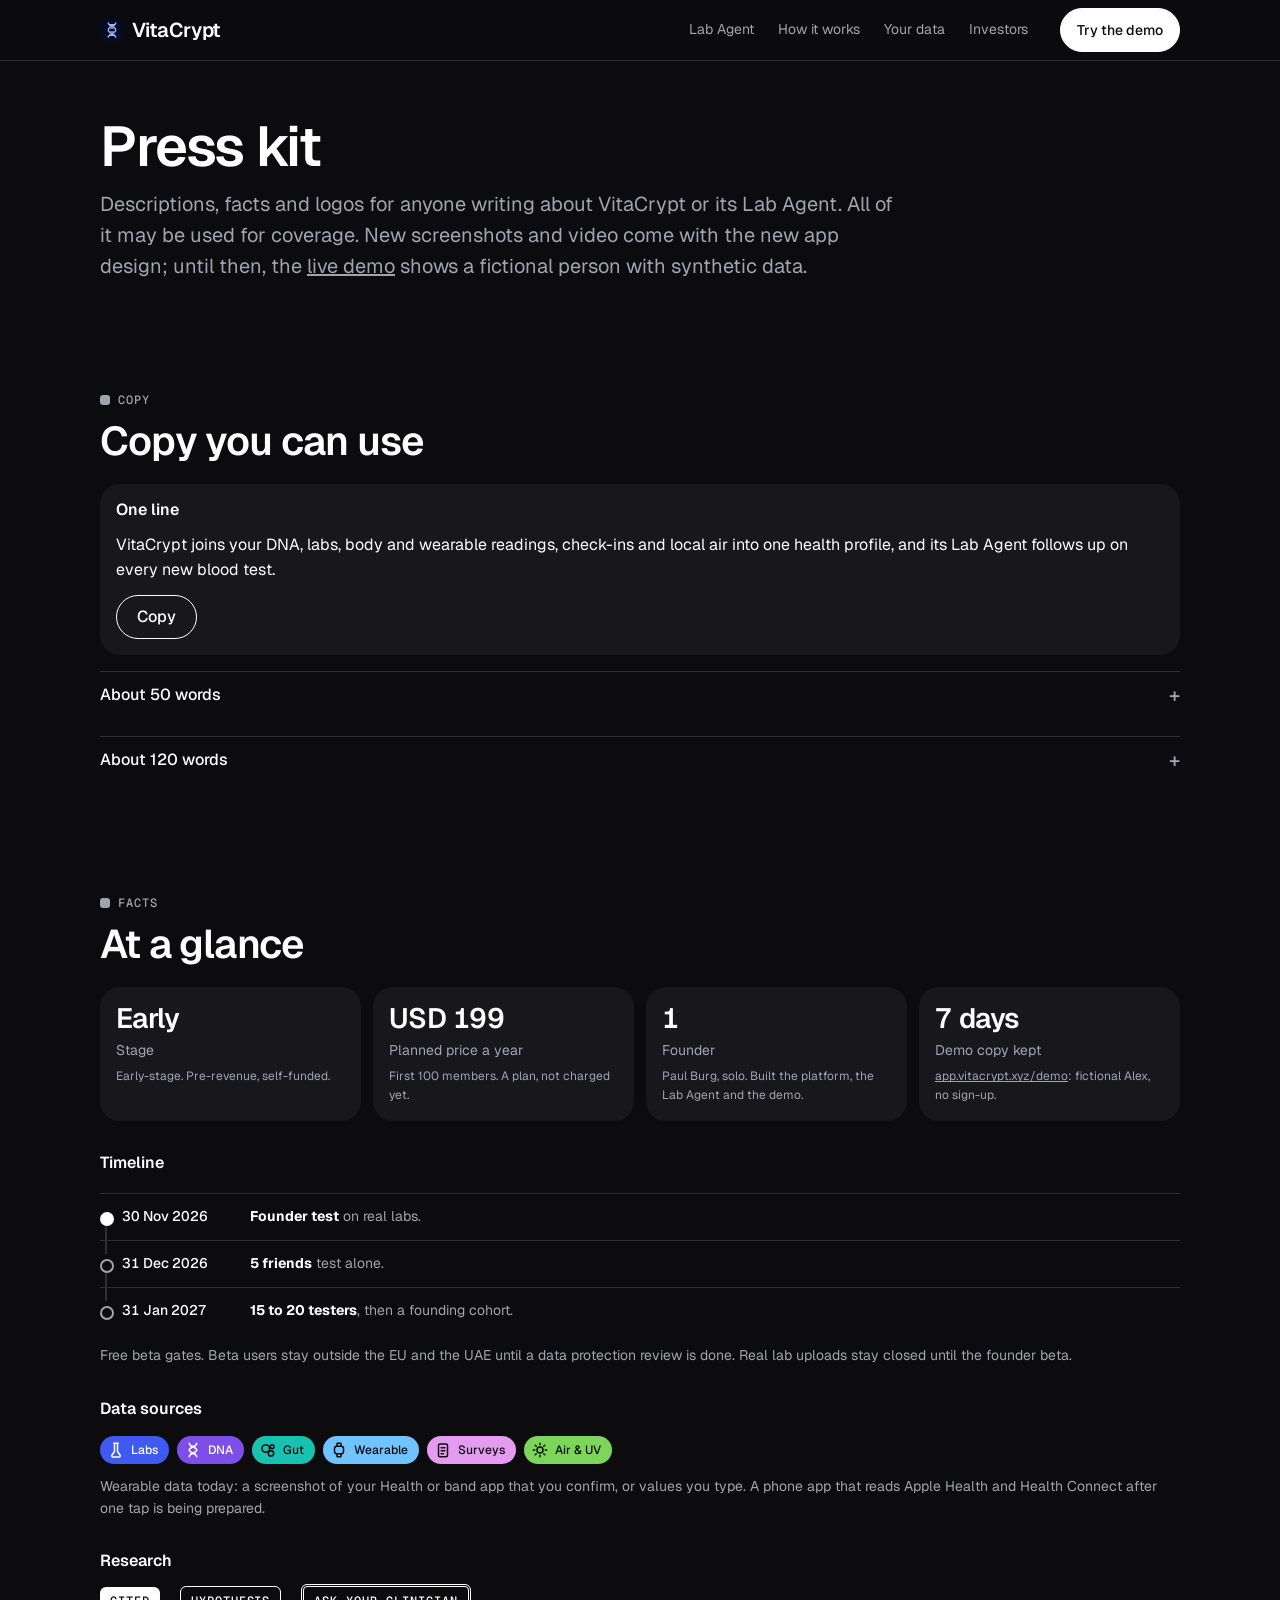
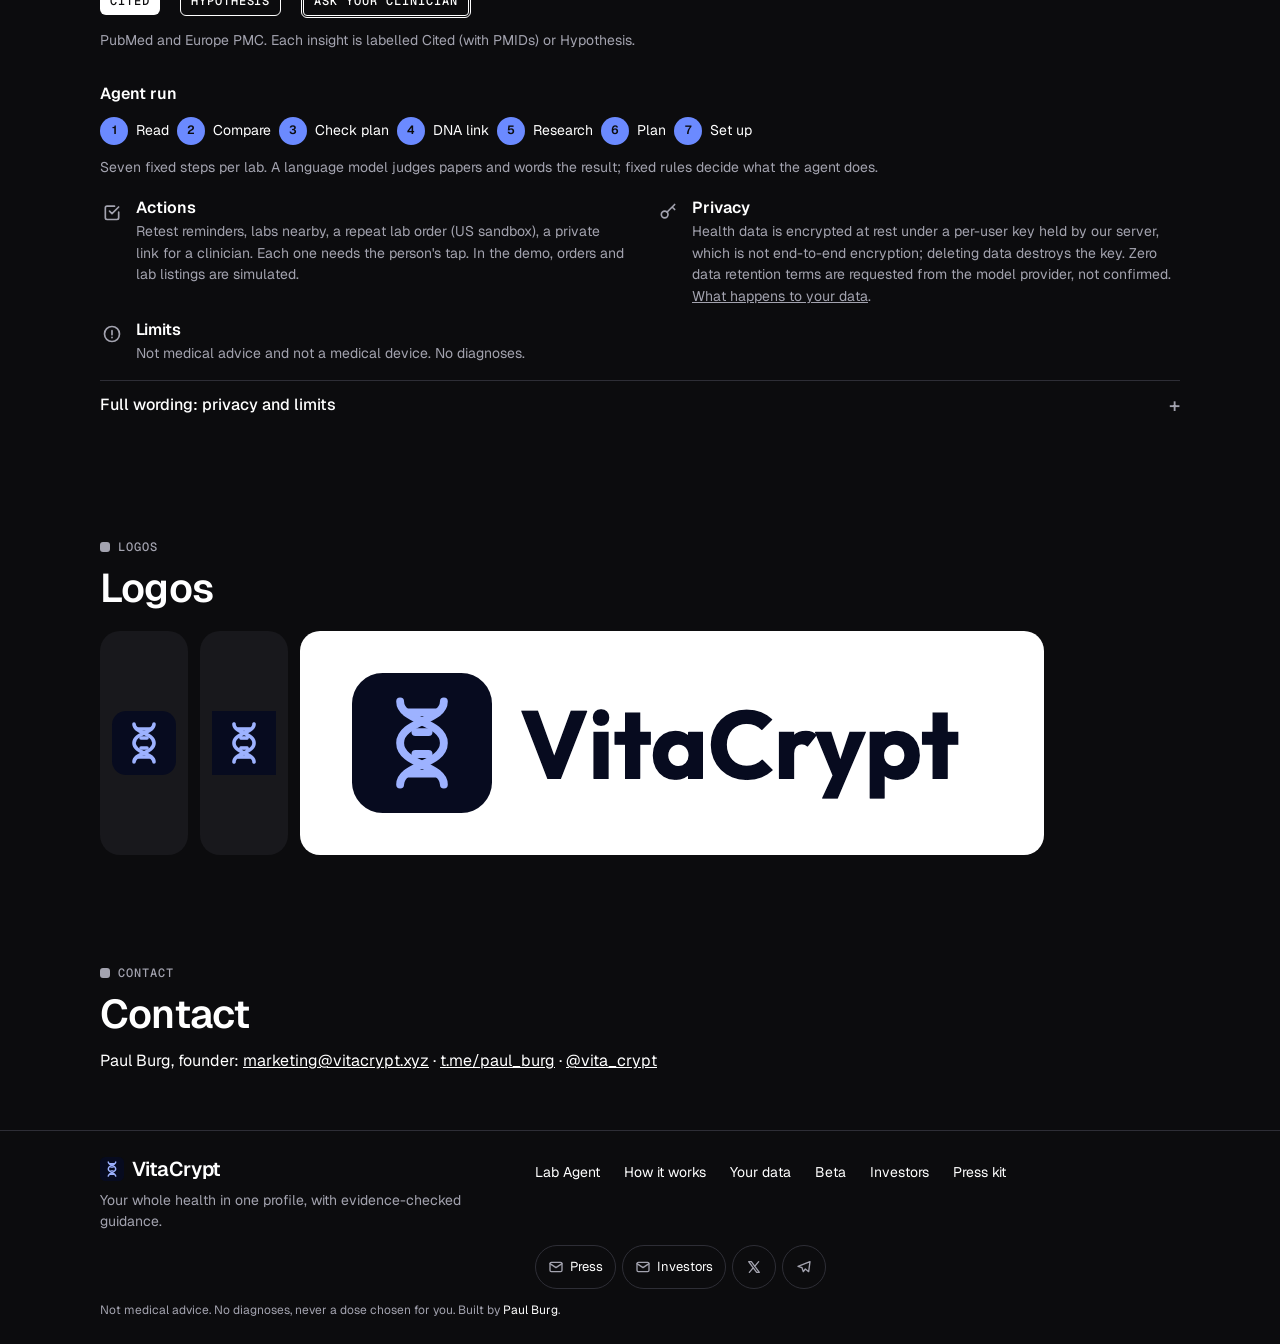
<file: press.html>
<!DOCTYPE html>
<html lang="en">
<head>
<meta charset="UTF-8">
<meta name="viewport" content="width=device-width, initial-scale=1.0, viewport-fit=cover">
<meta name="theme-color" content="#0C0C0E">
<meta name="color-scheme" content="dark">
<title>Press kit · VitaCrypt</title>
<meta name="description" content="VitaCrypt press kit: short descriptions, facts, timeline and logos. Early-stage MVP. Fresh screenshots and video will follow the new app design.">
<meta name="robots" content="index, follow, max-image-preview:large">
<link rel="canonical" href="https://vitacrypt.xyz/press">
<link rel="icon" type="image/svg+xml" href="/img/vitacrypt-mark.svg">
<link rel="icon" type="image/png" href="/img/vitacrypt-mark-512.png">
<meta property="og:type" content="website">
<meta property="og:site_name" content="VitaCrypt">
<meta property="og:url" content="https://vitacrypt.xyz/press">
<meta property="og:title" content="VitaCrypt press kit">
<meta property="og:description" content="Descriptions, facts, timeline and logos.">
<meta property="og:image" content="https://vitacrypt.xyz/img/og-preview-v4.jpg">
<meta name="twitter:card" content="summary_large_image">
<meta name="twitter:site" content="@vita_crypt">

<!-- Google Analytics 4 -->
<script async src="https://www.googletagmanager.com/gtag/js?id=G-NGT34ZL8HV"></script>
<script>
  window.dataLayer = window.dataLayer || [];
  function gtag(){dataLayer.push(arguments);}
  gtag('js', new Date());
  gtag('config', 'G-NGT34ZL8HV', { anonymize_ip: true, cookie_flags: 'SameSite=None;Secure' });
</script>

<!-- Fonts and shared styles (dark only, tokens from the app) -->
<link rel="preconnect" href="https://fonts.googleapis.com">
<link rel="preconnect" href="https://fonts.gstatic.com" crossorigin>
<link rel="stylesheet" href="https://fonts.googleapis.com/css2?family=Geist:wght@400;500;600&family=Geist+Mono:wght@500&display=swap">
<link rel="stylesheet" href="/assets/site.css?v=5">
<script src="/assets/site.js?v=5" defer></script>
<style>
.copybox{display:flex;flex-direction:column;align-items:flex-start;gap:12px}
.copybox p{font-size:16px;color:var(--ink)}
.copybox .btn{min-height:44px;padding:0 20px}
.steps{display:flex;flex-wrap:wrap;gap:8px;margin-top:12px;counter-reset:s}
.steps li{display:flex;align-items:center;gap:8px;font-size:14px}
.steps li::before{counter-increment:s;content:counter(s);width:28px;height:28px;border-radius:50%;background:var(--agent);color:var(--bg);display:grid;place-items:center;font-size:12px;font-weight:600}
.logos{display:flex;flex-wrap:wrap;gap:12px;margin-top:20px}
.logos a{display:grid;place-items:center;min-height:88px;min-width:88px;padding:12px;background:var(--tile);border-radius:var(--r-tile)}
</style>
</head>
<body>
<header class="top"><div class="wrap"><a class="wm" href="/"><img src="/img/vitacrypt-mark.svg" alt="" width="24" height="24"><span>Vita<i>Crypt</i></span></a><nav aria-label="Main"><a href="/agent">Lab Agent</a><a href="/platform.html">How it works</a><a href="/data">Your data</a><a href="/investor.html">Investors</a></nav><a class="btn p" href="https://app.vitacrypt.xyz/demo">Try the demo</a><button class="menu" type="button" aria-label="Open menu" aria-expanded="false" aria-controls="drawer"><svg class="ic" viewBox="0 0 24 24" aria-hidden="true"><path d="M4 7h16M4 12h16M4 17h16"/></svg></button></div></header>
<nav id="drawer" class="drawer" aria-label="Menu" hidden><a href="/agent">Lab Agent</a><a href="/platform.html">How it works</a><a href="/data">Your data</a><a href="/investor.html">Investors</a><a href="/beta">Apply for the beta</a><a href="/press" aria-current="page">Press kit</a><a class="btn p" href="https://app.vitacrypt.xyz/demo">Try the demo</a></nav>
<main>
<section class="hero"><div class="wrap">
 <h1>Press kit</h1>
 <p class="lead">Descriptions, facts and logos for anyone writing about VitaCrypt or its Lab Agent. All of it may be used for coverage. New screenshots and video come with the new app design; until then, the <a href="https://app.vitacrypt.xyz/demo">live demo</a> shows a fictional person with synthetic data.</p>
</div></section>

<section id="about"><div class="wrap">
 <p class="kick k-gr">Copy</p><h2>Copy you can use</h2>
 <div class="tile copybox" style="margin-top:20px">
  <h3>One line</h3>
  <p data-copy>VitaCrypt joins your DNA, labs, body and wearable readings, check-ins and local air into one health profile, and its Lab Agent follows up on every new blood test.</p>
  <button class="btn copy" type="button">Copy</button>
 </div>
 <details><summary>About 50 words</summary><div class="copybox">
  <p data-copy>VitaCrypt is a personal health profile: it joins DNA, blood tests, wearable readings, microbiome, check-ins and local air quality and checks every link against published research. Its Lab Agent reads each new lab, plans habits, repeat tests and clinician questions, and at the next lab checks whether that plan worked.</p>
  <button class="btn copy" type="button">Copy</button>
 </div></details>
 <details><summary>About 120 words</summary><div class="copybox">
  <p data-copy>VitaCrypt is an early-stage personal health MVP built by solo founder Paul Burg. It reads DNA, blood tests, microbiome reports, questionnaires, wearable readings and local air quality as one profile. Each link it finds is checked against PubMed and Europe PMC and labelled Cited or Hypothesis. The Lab Agent follows up on every new blood test in seven fixed steps: it compares the lab with earlier ones, links changes to the person's DNA, searches the research and shows every query, then plans habits, repeat tests and questions for a clinician. At the next lab it checks its own plan against the habit log and keeps, swaps or retires each habit. It gives no diagnoses and never sets a dose. A guided demo with synthetic data needs no sign-up.</p>
  <button class="btn copy" type="button">Copy</button>
 </div></details>
</div></section>

<section id="facts"><div class="wrap">
 <p class="kick k-gr">Facts</p><h2>At a glance</h2>
 <div class="stats">
  <div class="stat"><b>Early</b><span>Stage</span><small>Early-stage. Pre-revenue, self-funded.</small></div>
  <div class="stat"><b>USD 199</b><span>Planned price a year</span><small>First 100 members. A plan, not charged yet.</small></div>
  <div class="stat"><b>1</b><span>Founder</span><small>Paul Burg, solo. Built the platform, the Lab Agent and the demo.</small></div>
  <div class="stat"><b>7 days</b><span>Demo copy kept</span><small><a href="https://app.vitacrypt.xyz/demo">app.vitacrypt.xyz/demo</a>: fictional Alex, no sign-up.</small></div>
 </div>

 <h3 style="margin-top:32px">Timeline</h3>
 <ol class="gates">
  <li><time datetime="2026-11-30">30 Nov 2026</time><p><b>Founder test</b> on real labs.</p></li>
  <li><time datetime="2026-12-31">31 Dec 2026</time><p><b>5 friends</b> test alone.</p></li>
  <li><time datetime="2027-01-31">31 Jan 2027</time><p><b>15 to 20 testers</b>, then a founding cohort.</p></li>
 </ol>
 <p class="cap">Free beta gates. Beta users stay outside the EU and the UAE until a data protection review is done. Real lab uploads stay closed until the founder beta.</p>

 <h3 style="margin-top:32px">Data sources</h3>
 <ul class="chips">
  <li class="chip sm on-lab"><svg class="ic" viewBox="0 0 24 24" aria-hidden="true"><path d="M9 3h6M10 3v11l-3.500 5a1.500 1.500 0 0 0 1.300 2.300h8.400a1.500 1.500 0 0 0 1.300-2.300L14 14V3"/></svg>Labs</li>
  <li class="chip sm on-dna"><svg class="ic" viewBox="0 0 24 24" aria-hidden="true"><path d="M7 3c0 5 10 5 10 9s-10 4-10 9M17 3c0 5-10 5-10 9s10 4 10 9M9 7h6M9 17h6"/></svg>DNA</li>
  <li class="chip sm on-gut"><svg class="ic" viewBox="0 0 24 24" aria-hidden="true"><circle cx="9" cy="10" r="5"/><circle cx="17.500" cy="7.500" r="2.500"/><circle cx="16" cy="16.500" r="3.500"/></svg>Gut</li>
  <li class="chip sm on-wear"><svg class="ic" viewBox="0 0 24 24" aria-hidden="true"><rect x="6" y="7" width="12" height="10" rx="3"/><path d="M9 7l.500-4h5l.500 4M9 17l.500 4h5l.500-4"/></svg>Wearable</li>
  <li class="chip sm on-sur"><svg class="ic" viewBox="0 0 24 24" aria-hidden="true"><rect x="6" y="4" width="12" height="17" rx="2"/><path d="M9.500 9h5M9.500 13h5M9.500 17h3"/></svg>Surveys</li>
  <li class="chip sm on-air"><svg class="ic" viewBox="0 0 24 24" aria-hidden="true"><circle cx="12" cy="12" r="4"/><path d="M12 3v2M12 19v2M3 12h2M19 12h2M5.600 5.600l1.400 1.400M17 17l1.400 1.400M5.600 18.400L7 17M17 7l1.400-1.400"/></svg>Air &amp; UV</li>
 </ul>
 <p class="cap">Wearable data today: a screenshot of your Health or band app that you confirm, or values you type. A phone app that reads Apple Health and Health Connect after one tap is being prepared.</p>

 <h3 style="margin-top:32px">Research</h3>
 <div class="cta" style="margin-top:12px"><span class="ev c">Cited</span><span class="ev h">Hypothesis</span><span class="ev a">Ask your clinician</span></div>
 <p class="cap">PubMed and Europe PMC. Each insight is labelled Cited (with PMIDs) or Hypothesis.</p>

 <h3 style="margin-top:32px">Agent run</h3>
 <ol class="steps">
  <li>Read</li><li>Compare</li><li>Check plan</li><li>DNA link</li><li>Research</li><li>Plan</li><li>Set up</li>
 </ol>
 <p class="cap">Seven fixed steps per lab. A language model judges papers and words the result; fixed rules decide what the agent does.</p>

 <ul class="rows">
  <li><span class="sq"><svg class="ic" viewBox="0 0 24 24" aria-hidden="true"><path d="M9 11l3 3 8-8M20 12v7a2 2 0 0 1-2 2H6a2 2 0 0 1-2-2V7a2 2 0 0 1 2-2h9"/></svg></span><div><h3>Actions</h3><p>Retest reminders, labs nearby, a repeat lab order (US sandbox), a private link for a clinician. Each one needs the person's tap. In the demo, orders and lab listings are simulated.</p></div></li>
  <li><span class="sq"><svg class="ic" viewBox="0 0 24 24" aria-hidden="true"><circle cx="8" cy="15" r="4"/><path d="M11 12l9-9M17 6l3 3"/></svg></span><div><h3>Privacy</h3><p>Health data is encrypted at rest under a per-user key held by our server, which is not end-to-end encryption; deleting data destroys the key. Zero data retention terms are requested from the model provider, not confirmed. <a href="/data">What happens to your data</a>.</p></div></li>
  <li><span class="sq"><svg class="ic" viewBox="0 0 24 24" aria-hidden="true"><circle cx="12" cy="12" r="9"/><path d="M12 8v5M12 16v.5"/></svg></span><div><h3>Limits</h3><p>Not medical advice and not a medical device. No diagnoses.</p></div></li>
 </ul>
 <details><summary>Full wording: privacy and limits</summary><div>
  <p>The Lab Agent's seven steps send coded facts only to the language model, never a name, file or exact values. Reading an uploaded lab is a separate step: the report text goes to Anthropic's Claude with lines we recognise as personal removed. Values, sex, age, test date and lab name stay, and the removal can miss a name printed without a label.</p>
  <p>Insight cards send a fuller profile than the Lab Agent: lab and body values, DNA variants, symptoms, questionnaire scores, sex and a 5-year age band, but no name, email, city or coordinates. Older insight cards may send more.</p>
  <p>Health data is encrypted at rest under a per-user key held by our server. The server unwraps that key to run the agent; client-held keys are roadmap. Deleting data destroys that key. Zero data retention terms are requested from the model provider, not confirmed.</p>
  <p>Supplements appear only as official reference values with their source, never as a dose.</p>
 </div></details>
</div></section>

<section id="logos"><div class="wrap">
 <p class="kick k-gr">Logos</p><h2>Logos</h2>
 <div class="logos">
  <a href="/img/vitacrypt-mark.svg" download><img src="/img/vitacrypt-mark.svg" alt="VitaCrypt mark, SVG" width="64" height="64"></a>
  <a href="/img/vitacrypt-mark-512.png" download><img src="/img/vitacrypt-mark-512.png" alt="VitaCrypt mark, PNG 512 px" width="64" height="64"></a>
  <a href="/img/vitacrypt-wordmark.png" download style="background:#FFFFFF"><img src="/img/vitacrypt-wordmark.png" alt="VitaCrypt wide logo" width="230" height="64" style="width:auto"></a>
 </div>
</div></section>

<section id="contact"><div class="wrap">
 <p class="kick k-gr">Contact</p><h2>Contact</h2>
 <p style="margin-top:12px">Paul Burg, founder: <a href="mailto:marketing@vitacrypt.xyz">marketing@vitacrypt.xyz</a> · <a href="https://t.me/paul_burg">t.me/paul_burg</a> · <a href="https://x.com/vita_crypt">@vita_crypt</a></p>
</div></section>
</main>
<footer class="foot"><div class="wrap fg"><div><a class="wm" href="/"><img src="/img/vitacrypt-mark.svg" alt="" width="24" height="24"><span>Vita<i>Crypt</i></span></a><p class="tag">Your whole health in one profile, with evidence-checked guidance.</p></div><nav class="fl" aria-label="Footer"><a href="/agent">Lab Agent</a><a href="/platform.html">How it works</a><a href="/data">Your data</a><a href="/beta">Beta</a><a href="/investor.html">Investors</a><a href="/press">Press kit</a></nav><div class="fc"><a href="mailto:marketing@vitacrypt.xyz" title="marketing@vitacrypt.xyz"><svg class="ic" viewBox="0 0 24 24" aria-hidden="true"><rect x="3" y="5" width="18" height="14" rx="2"/><path d="M3 7l9 6 9-6"/></svg>Press</a><a href="mailto:investors@vitacrypt.xyz" title="investors@vitacrypt.xyz"><svg class="ic" viewBox="0 0 24 24" aria-hidden="true"><rect x="3" y="5" width="18" height="14" rx="2"/><path d="M3 7l9 6 9-6"/></svg>Investors</a><a href="https://x.com/vita_crypt" aria-label="VitaCrypt on X"><svg class="ic" viewBox="0 0 24 24" aria-hidden="true"><path d="M4 4h4l12 16h-4zM19 4l-6 7M5 20l6-7"/></svg></a><a href="https://t.me/paul_burg" aria-label="Paul Burg on Telegram"><svg class="ic" viewBox="0 0 24 24" aria-hidden="true"><path d="M21 4L3 11l6 2 2 6 3-4 5 4z"/></svg></a></div><p class="fd">Not medical advice. No diagnoses, never a dose chosen for you. Built by <a href="https://paulburg.com/">Paul Burg</a>.</p></div></footer>
<script>
document.querySelectorAll('.copy').forEach(function (b) {
  b.addEventListener('click', function () {
    var t = b.parentElement.querySelector('[data-copy]').textContent;
    navigator.clipboard.writeText(t).then(function () { b.textContent = 'Copied'; setTimeout(function () { b.textContent = 'Copy'; }, 1500); }, function () { b.textContent = 'Copy failed'; setTimeout(function () { b.textContent = 'Copy'; }, 1500); });
  });
});
</script>
</body>
</html>
</file>
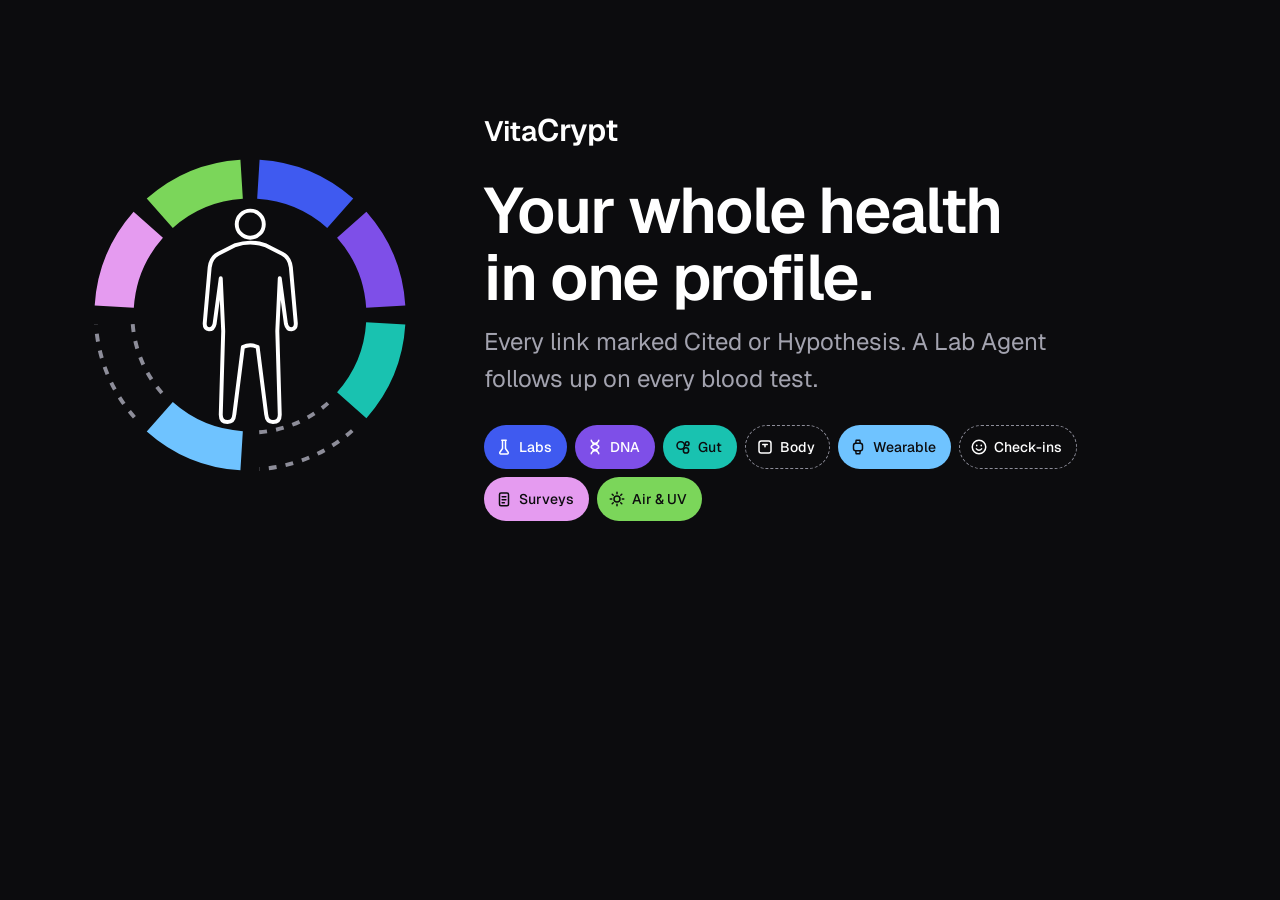
<file: img/og-preview-template.html>
<!doctype html><html><head><meta charset="utf-8">
<link href="https://fonts.googleapis.com/css2?family=Geist:wght@400;500;600&display=swap" rel="stylesheet">
<link rel="stylesheet" href="../assets/site.css">
<style>html,body{width:1200px;height:630px;overflow:hidden}body{display:flex;align-items:center;gap:64px;padding:0 80px}
.ring{width:340px}h1{font-size:64px;line-height:1.05}.wm{font-size:28px}.wm i{font-size:31px}.chips{margin-top:28px;max-width:640px}.chip{cursor:default}
.lead{font-size:24px;max-width:600px}</style></head><body>
<svg class="ring" viewBox="0 0 130 130" role="img" aria-label="6 of 8 sources"><path data-k="lab" d="M68.2 13.1A52 52 0 0 1 99.5 26.1" fill="none" stroke="#3F5AF0" stroke-width="15"/><path data-k="dna" d="M103.9 30.5A52 52 0 0 1 116.9 61.8" fill="none" stroke="#7E4FE8" stroke-width="15"/><path data-k="gut" d="M116.9 68.2A52 52 0 0 1 103.9 99.5" fill="none" stroke="#19C2B0" stroke-width="15"/><g data-k="body"><path d="M104.1 109.2A59 59 0 0 1 68.6 123.9" fill="none" stroke="#8D8D99" stroke-width="1.5" stroke-dasharray="3 3.5"/><path d="M94.8 98.7A45 45 0 0 1 67.7 109.9" fill="none" stroke="#8D8D99" stroke-width="1.5" stroke-dasharray="3 3.5"/></g><path data-k="wear" d="M61.8 116.9A52 52 0 0 1 30.5 103.9" fill="none" stroke="#6FC3FF" stroke-width="15"/><g data-k="chk"><path d="M20.8 104.1A59 59 0 0 1 6.1 68.6" fill="none" stroke="#8D8D99" stroke-width="1.5" stroke-dasharray="3 3.5"/><path d="M31.3 94.8A45 45 0 0 1 20.1 67.7" fill="none" stroke="#8D8D99" stroke-width="1.5" stroke-dasharray="3 3.5"/></g><path data-k="sur" d="M13.1 61.8A52 52 0 0 1 26.1 30.5" fill="none" stroke="#E59BF0" stroke-width="15"/><path data-k="air" d="M30.5 26.1A52 52 0 0 1 61.8 13.1" fill="none" stroke="#7BD65A" stroke-width="15"/><g transform="translate(13.400,15.700) scale(.235)" fill="none" stroke="#fff" stroke-width="6.400" stroke-linejoin="round"><circle cx="220" cy="62" r="22"/><path d="M196 96Q220 88 244 96L272 110Q284 116 286 132L294 222Q295 232 287 233Q280 233 278 224L268 150L264 236L268 372Q268 384 257 384Q247 384 246 372L232 262Q220 256 208 262L194 372Q193 384 183 384Q172 384 172 372L176 236L172 150L162 224Q160 233 153 233Q145 232 146 222L154 132Q156 116 168 110Z"/></g></svg><div><div class="wm"><span>Vita<i>Crypt</i></span></div><h1 style="margin-top:24px">Your whole health in one profile.</h1>
<p class="lead">Every link marked Cited or Hypothesis. A Lab Agent follows up on every blood test.</p><div class="chips"><span class="chip on-lab"><svg class="ic" viewBox="0 0 24 24" aria-hidden="true"><path d="M9 3h6M10 3v11l-3.500 5a1.500 1.500 0 0 0 1.300 2.300h8.400a1.500 1.500 0 0 0 1.300-2.300L14 14V3"/></svg>Labs</span><span class="chip on-dna"><svg class="ic" viewBox="0 0 24 24" aria-hidden="true"><path d="M7 3c0 5 10 5 10 9s-10 4-10 9M17 3c0 5-10 5-10 9s10 4 10 9M9 7h6M9 17h6"/></svg>DNA</span><span class="chip on-gut"><svg class="ic" viewBox="0 0 24 24" aria-hidden="true"><circle cx="9" cy="10" r="5"/><circle cx="17.500" cy="7.500" r="2.500"/><circle cx="16" cy="16.500" r="3.500"/></svg>Gut</span><span class="chip off"><svg class="ic" viewBox="0 0 24 24" aria-hidden="true"><rect x="4" y="4" width="16" height="16" rx="3"/><path d="M9 8.500h6M12 8.500v3"/></svg>Body</span><span class="chip on-wear"><svg class="ic" viewBox="0 0 24 24" aria-hidden="true"><rect x="6" y="7" width="12" height="10" rx="3"/><path d="M9 7l.500-4h5l.500 4M9 17l.500 4h5l.500-4"/></svg>Wearable</span><span class="chip off"><svg class="ic" viewBox="0 0 24 24" aria-hidden="true"><circle cx="12" cy="12" r="9"/><path d="M8.500 14.500c1 1.200 2.200 1.800 3.500 1.800s2.500-.600 3.500-1.800M9 9.800v.400M15 9.800v.400"/></svg>Check-ins</span><span class="chip on-sur"><svg class="ic" viewBox="0 0 24 24" aria-hidden="true"><rect x="6" y="4" width="12" height="17" rx="2"/><path d="M9.500 9h5M9.500 13h5M9.500 17h3"/></svg>Surveys</span><span class="chip on-air"><svg class="ic" viewBox="0 0 24 24" aria-hidden="true"><circle cx="12" cy="12" r="4"/><path d="M12 3v2M12 19v2M3 12h2M19 12h2M5.600 5.600l1.400 1.400M17 17l1.400 1.400M5.600 18.400L7 17M17 7l1.400-1.400"/></svg>Air &amp; UV</span></div></div></body></html>
</file>
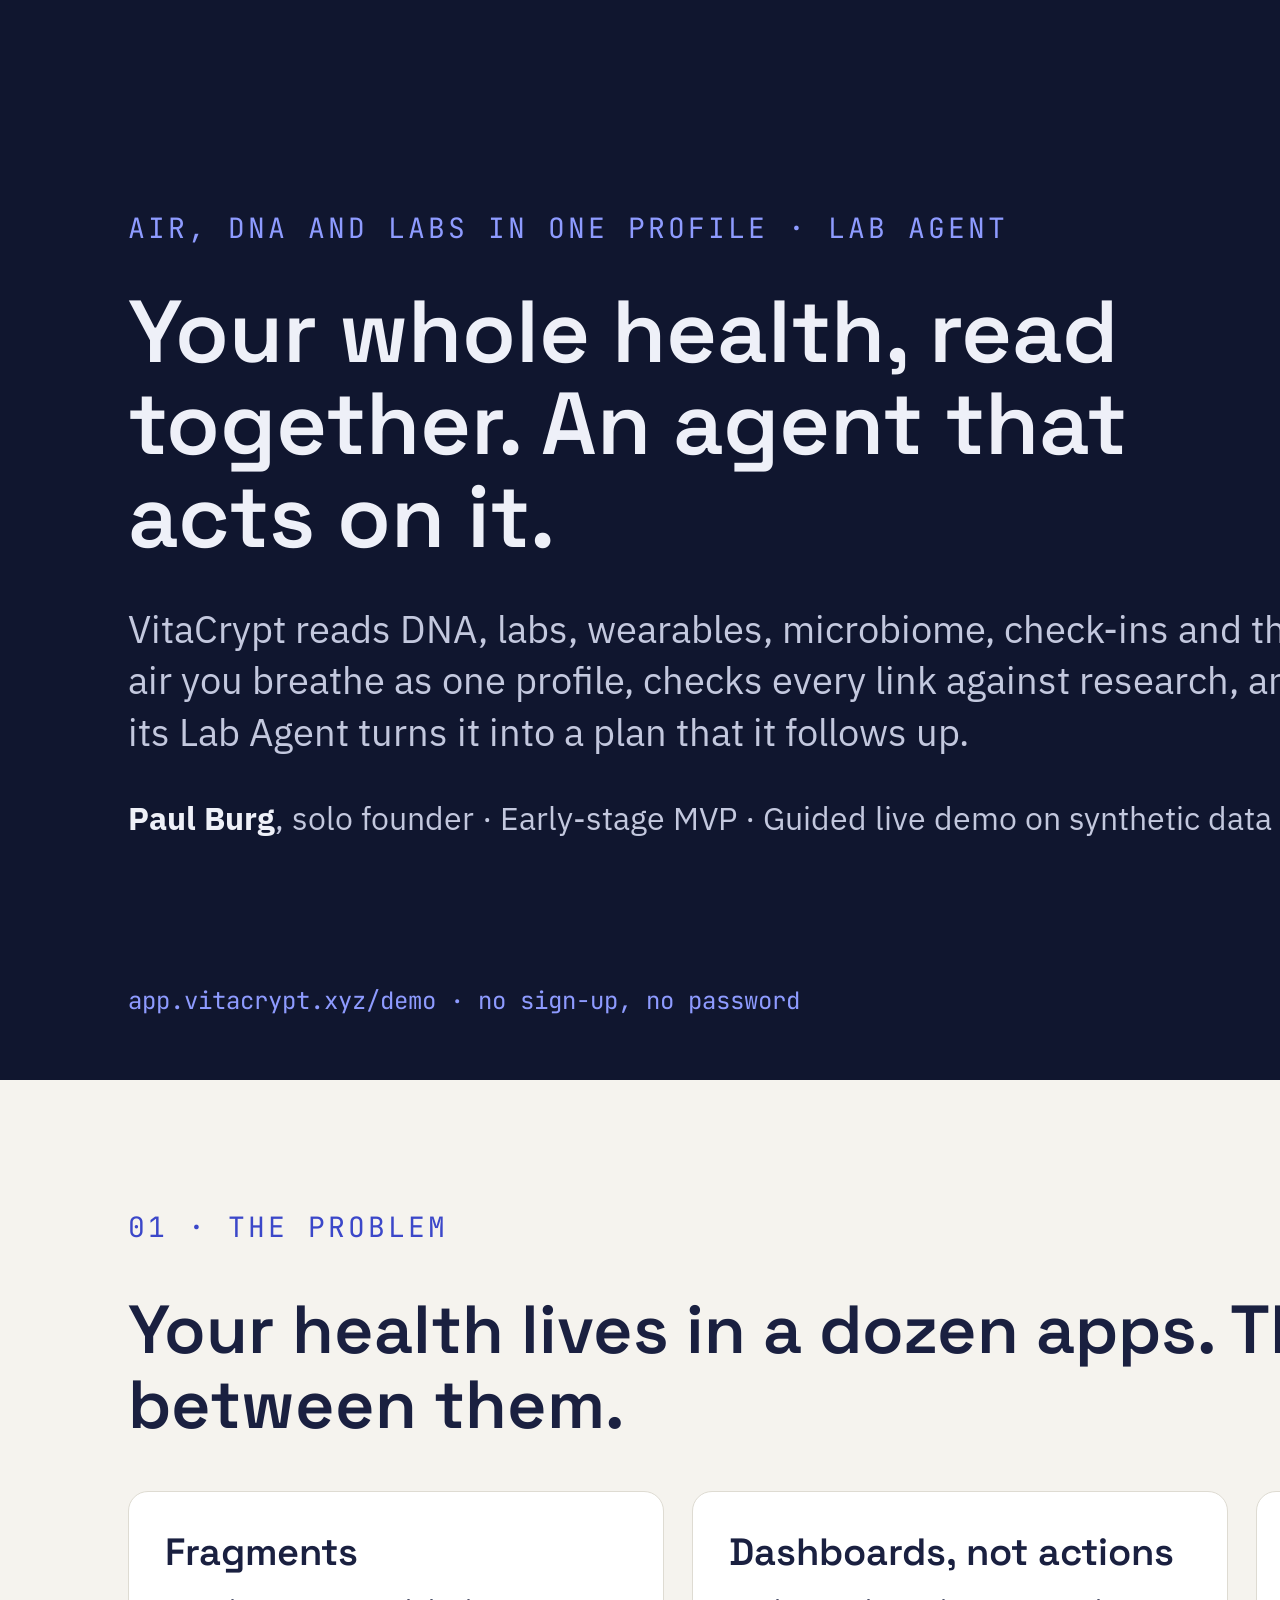
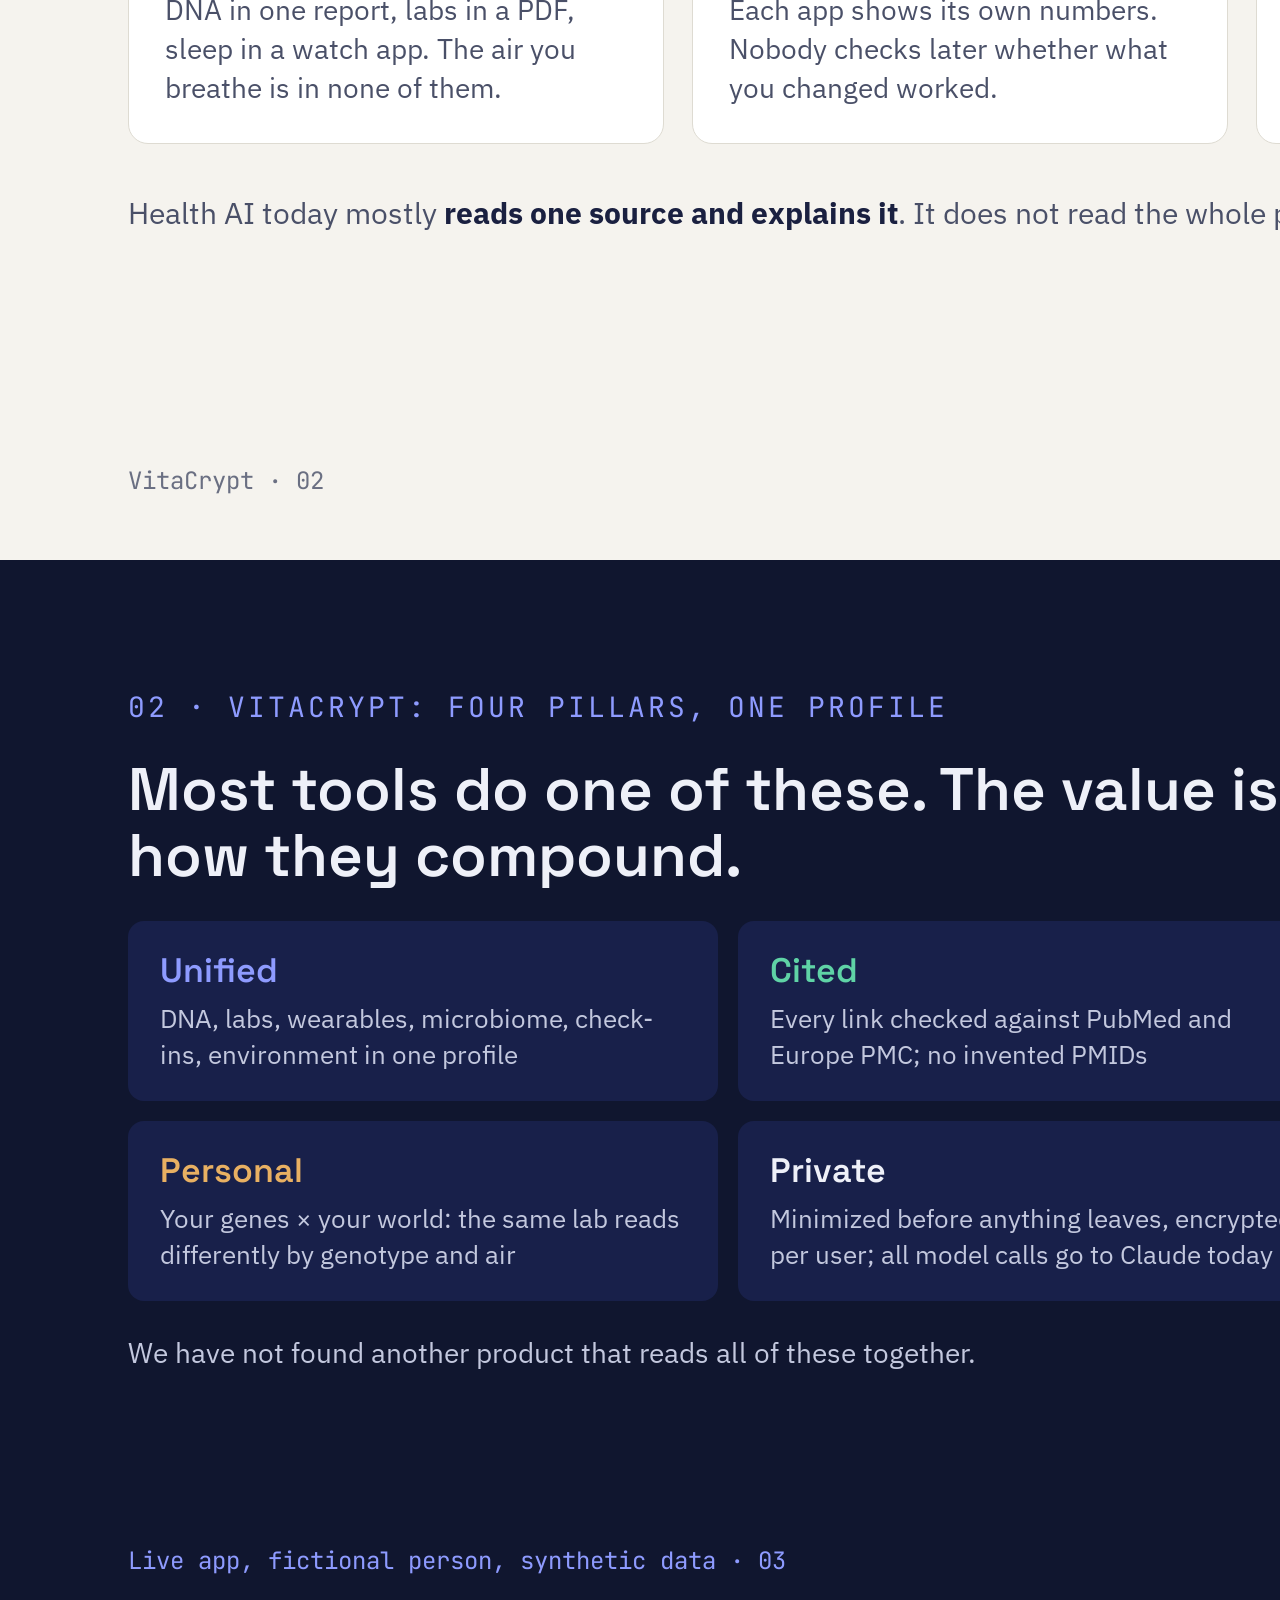
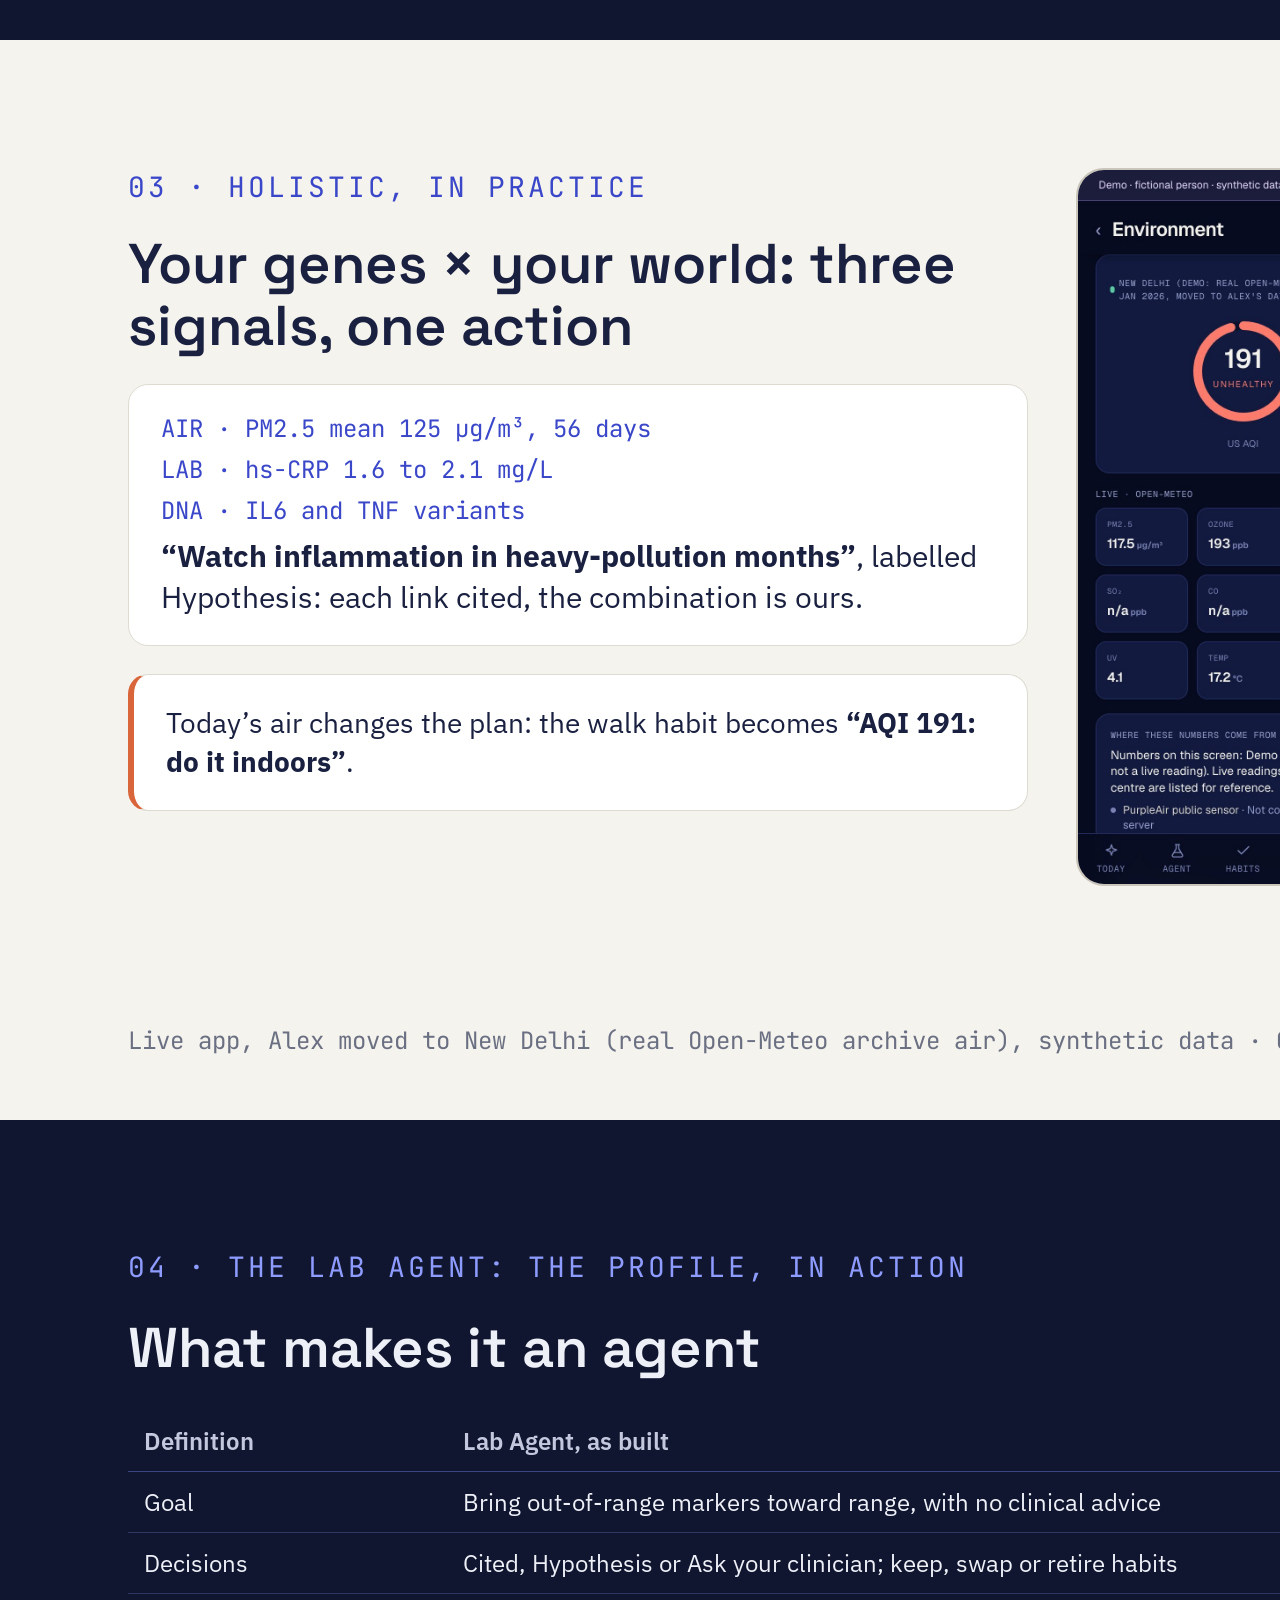
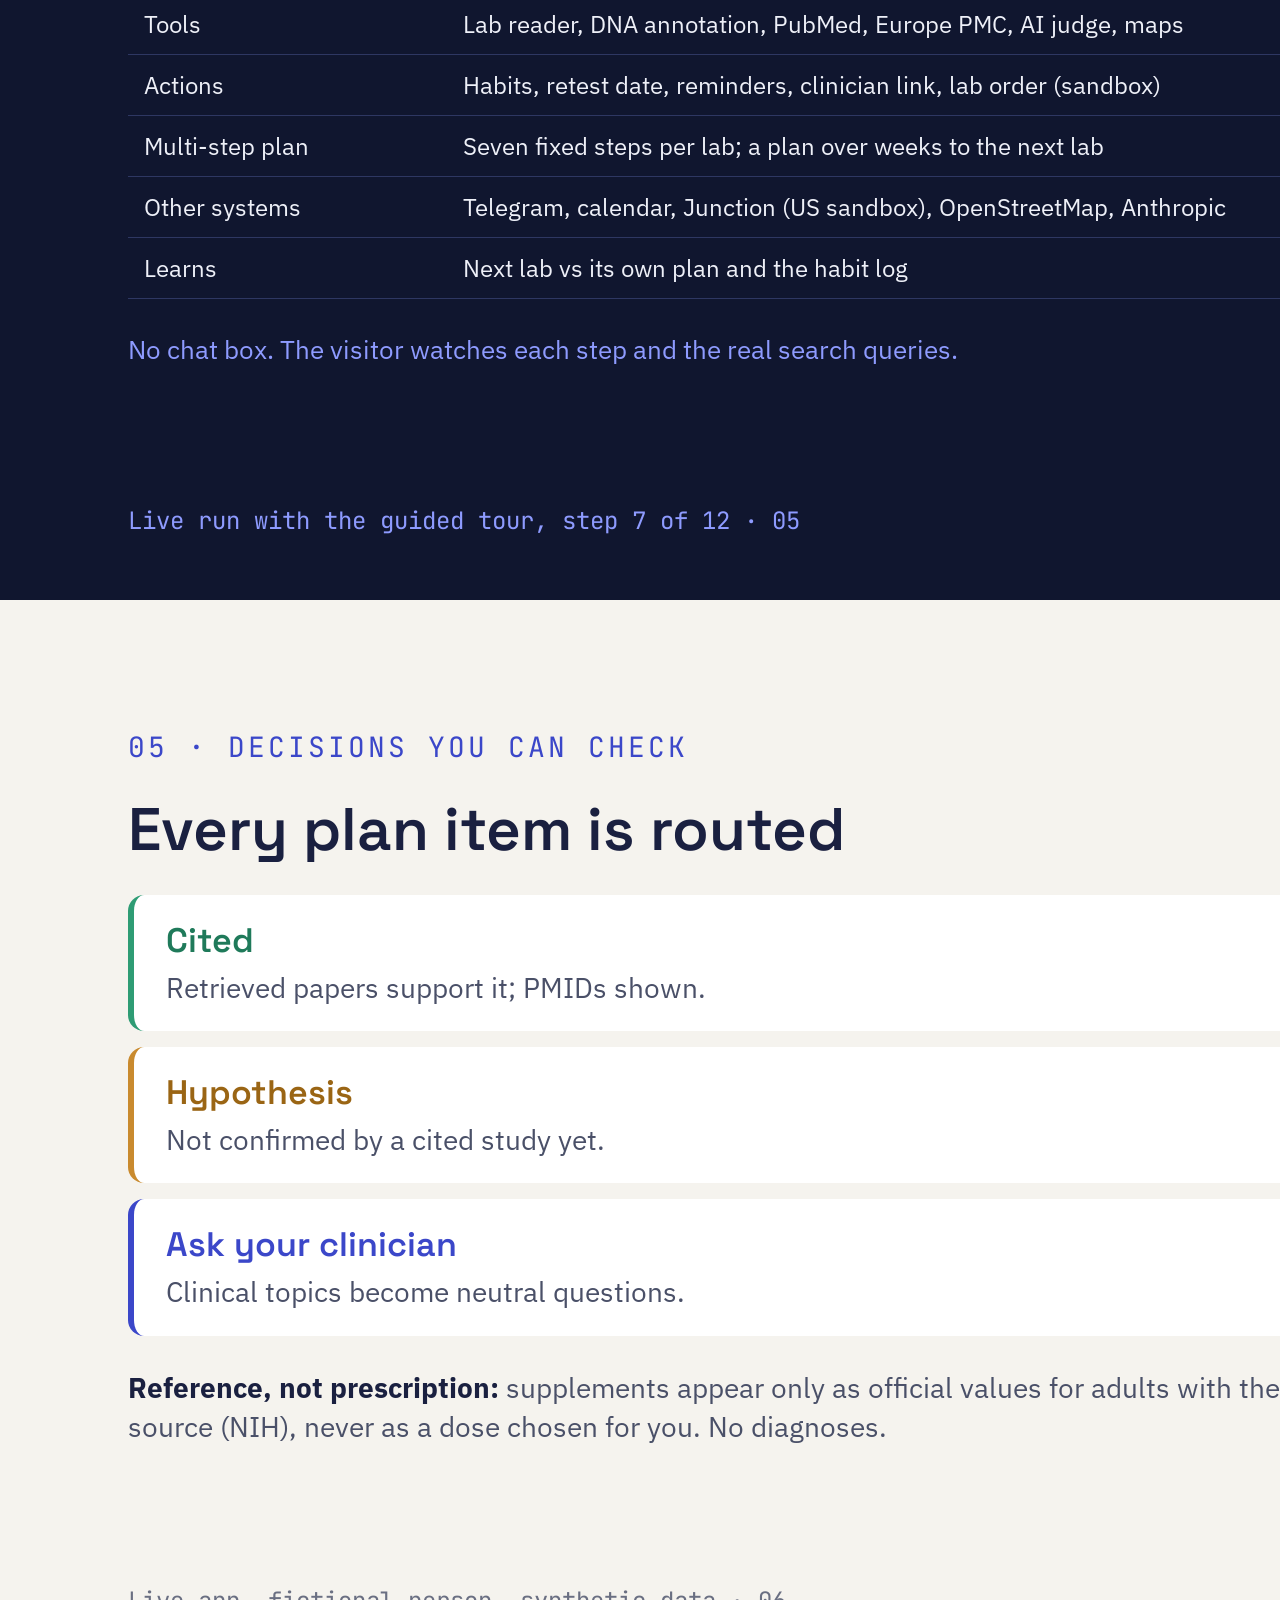
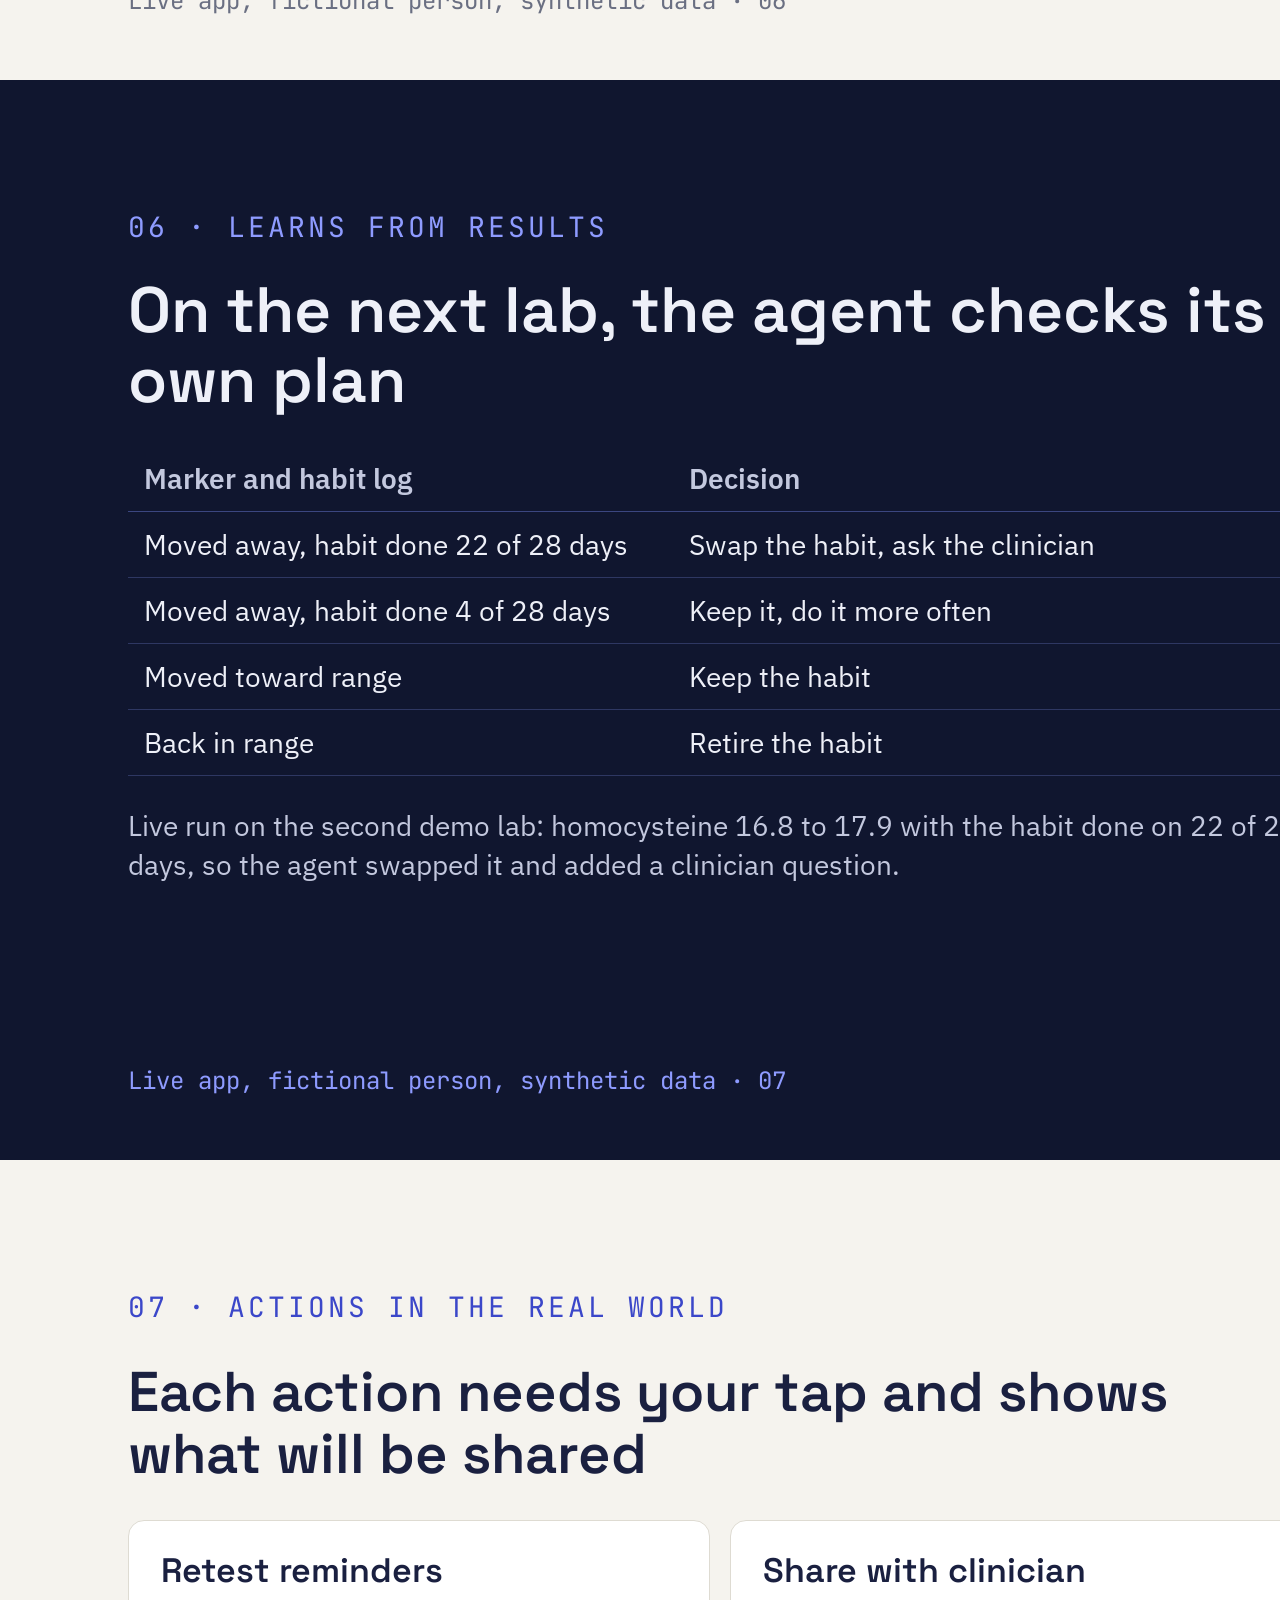
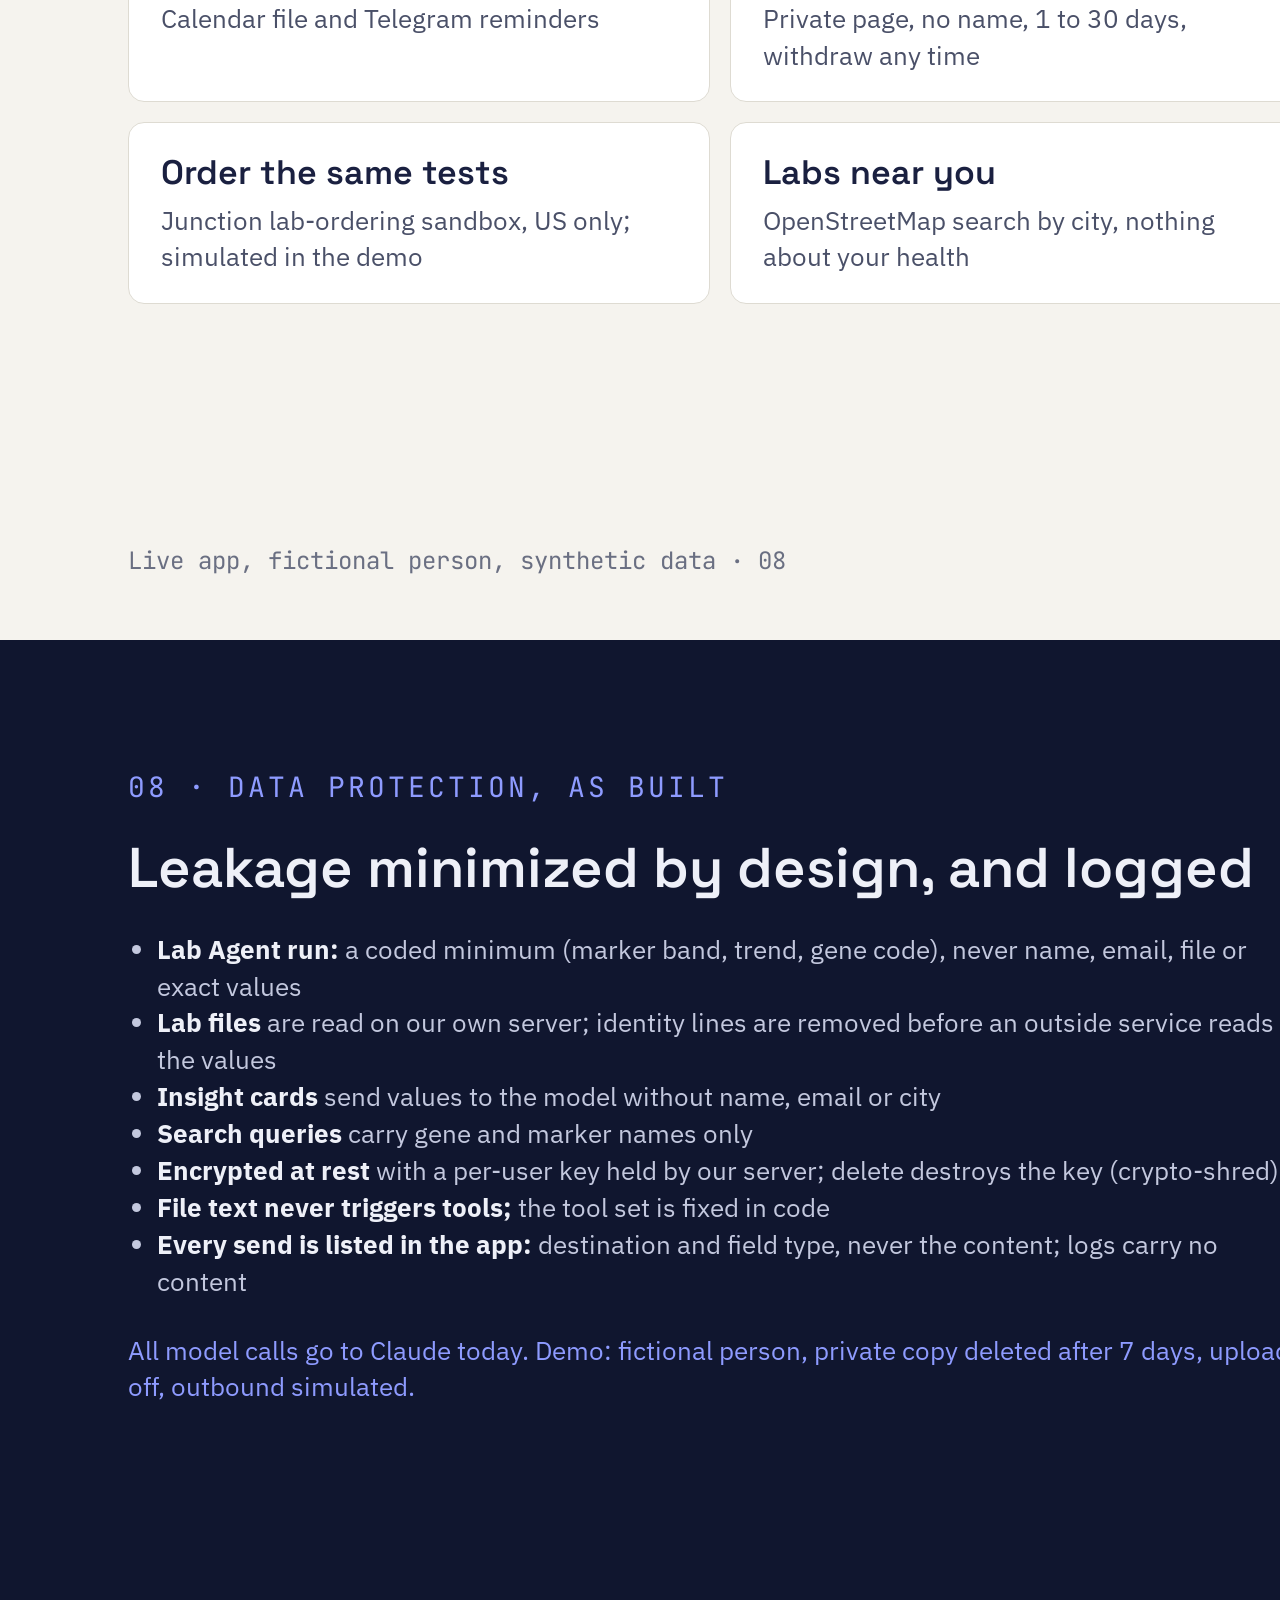
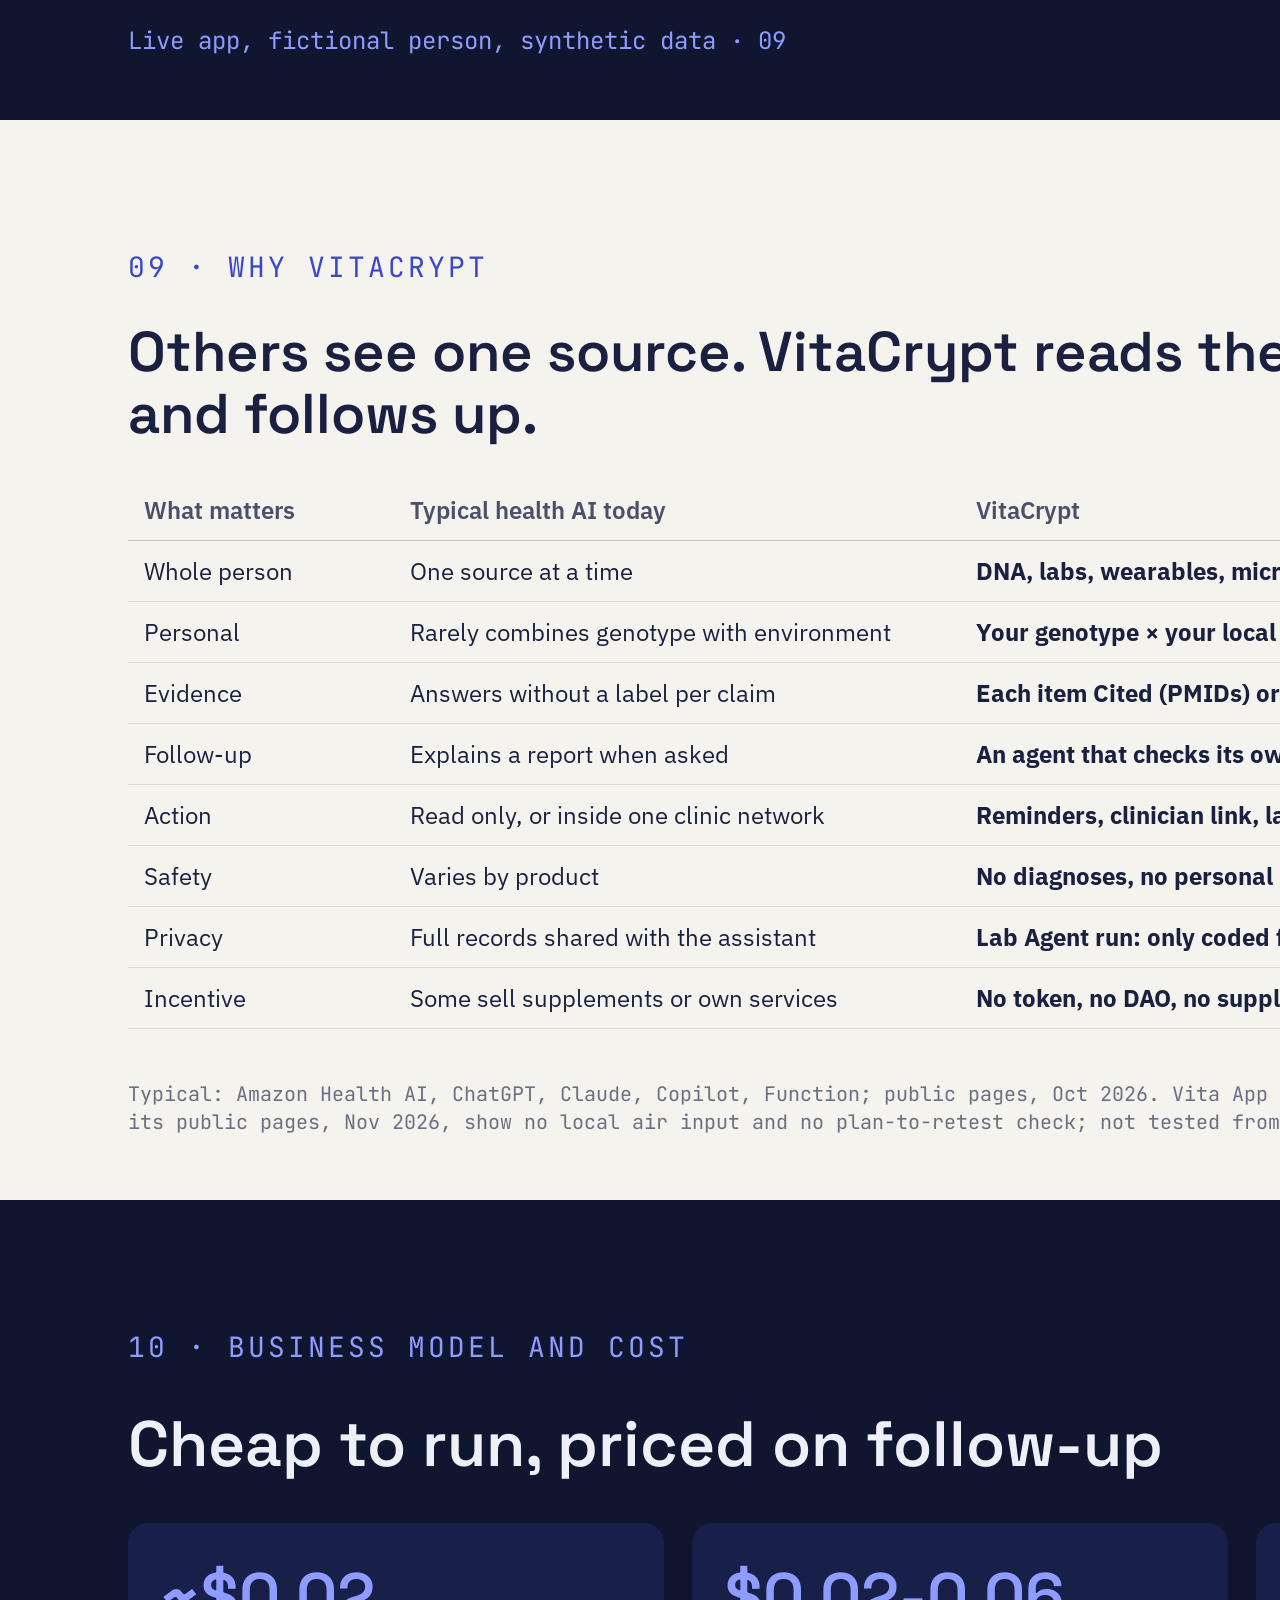
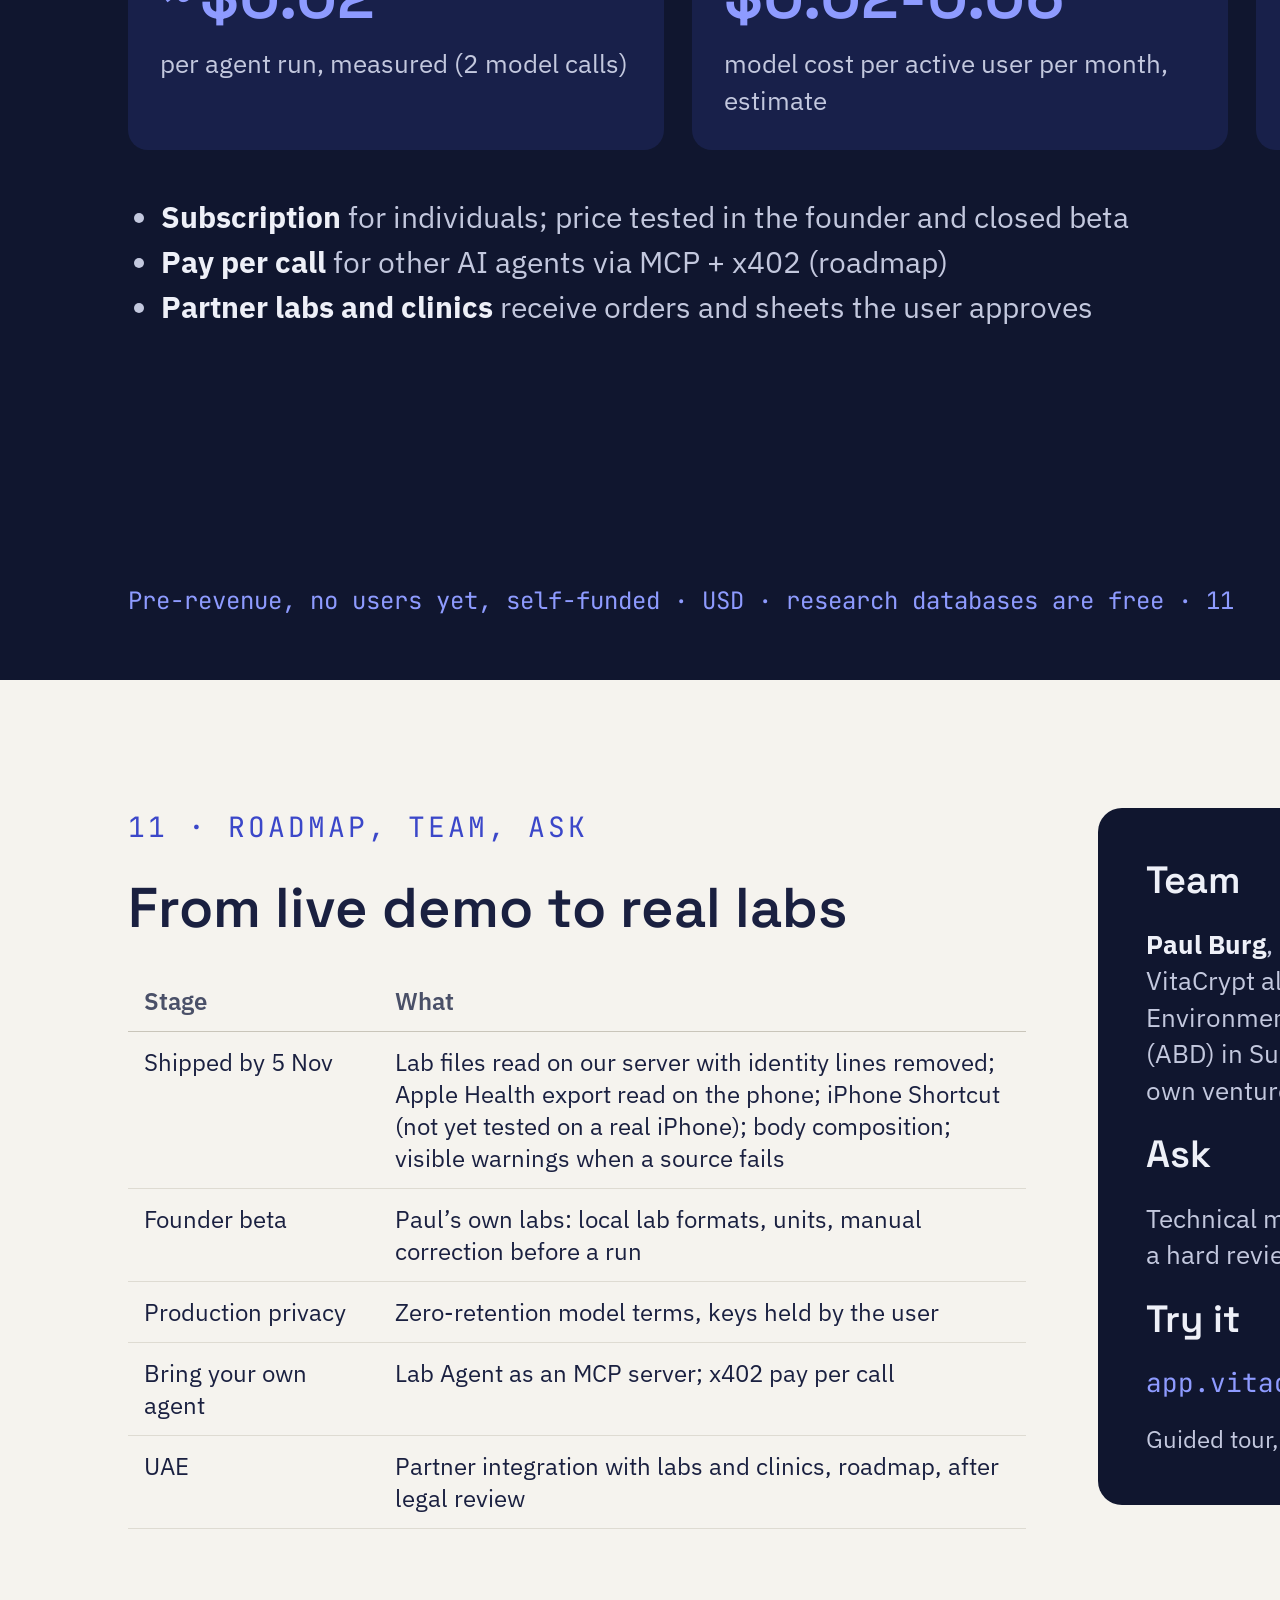
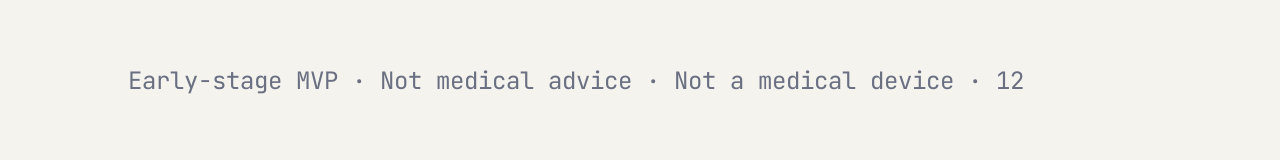
<file: docs/deck/deck.html>
<!DOCTYPE html>
<html lang="en">
<head>
<meta charset="utf-8">
<title>VitaCrypt deck</title>
<link rel="stylesheet" href="https://fonts.googleapis.com/css2?family=Space+Grotesk:wght@400..700&family=IBM+Plex+Sans:wght@400;600&family=JetBrains+Mono:wght@500&display=swap">
<style>
@page { size: 1920px 1080px; margin: 0 }
html, body { margin: 0; padding: 0; background: #10162F }
section { width: 1920px; height: 1080px; box-sizing: border-box; position: relative; overflow: hidden; break-after: page }
section:last-of-type { break-after: auto }
p, h1, h2, h3, ul { margin: 0 }
ul { padding-left: 1.1em }
aside { display: none }
table { border-collapse: collapse; width: 100% }
th { text-align: left; font-weight: 600; padding: 14px 16px }
td { padding: 14px 16px; vertical-align: top }
section.dark th { color: #C3C8DE; border-bottom: 1px solid #3B4680 }
section.dark td { border-bottom: 1px solid #2E3762 }
section.light th { color: #4A5068; border-bottom: 1px solid #C9C5BA }
section.light td { border-bottom: 1px solid #DEDBD2 }
</style>
</head>
<body>
<section class="dark" id="cover" data-transition="fade" style="background:#10162F;color:#EEF0F8;font-family:'IBM Plex Sans', Arial, sans-serif;padding:128px 128px 160px;display:flex;flex-direction:row;gap:96px;align-items:center">
<div style="flex:1;display:flex;flex-direction:column;gap:40px">
<p style="font-family:'JetBrains Mono', 'Courier New', monospace;font-size:28px;letter-spacing:3px;color:#8E9BFF;text-transform:uppercase">Air, DNA and labs in one profile · Lab Agent</p>
<h1 style="font-family:'Space Grotesk', Arial, sans-serif;font-size:88px;font-weight:600;line-height:1.05;color:#EEF0F8">Your whole health, read together. An agent that acts on it.</h1>
<p style="font-size:38px;line-height:1.35;color:#C3C8DE">VitaCrypt reads DNA, labs, wearables, microbiome, check-ins and the air you breathe as one profile, checks every link against research, and its Lab Agent turns it into a plan that it follows up.</p>
<p style="font-size:32px;color:#C3C8DE"><b style="color:#EEF0F8">Paul Burg</b>, solo founder · Early-stage MVP · Guided live demo on synthetic data</p>
</div>
<img src="img/cover.jpg" alt="Monthly status report: what changed, labelled Your data, Cited or Hypothesis" style="width:376px;height:812px;object-fit:contain;border-radius:28px;border:2px solid #2E3762">
<p style="position:absolute;left:128px;bottom:64px;width:1300px;font-family:'JetBrains Mono', 'Courier New', monospace;font-size:24px;color:#8E9BFF">app.vitacrypt.xyz/demo · no sign-up, no password</p>
</section>
<section class="light" id="problem" data-transition="fade" style="background:#F5F3EE;color:#1A2040;font-family:'IBM Plex Sans', Arial, sans-serif;padding:128px 128px 160px;display:flex;flex-direction:column;gap:48px">
<p style="font-family:'JetBrains Mono', 'Courier New', monospace;font-size:28px;letter-spacing:3px;color:#3B47C9;text-transform:uppercase">01 · The problem</p>
<h2 style="font-family:'Space Grotesk', Arial, sans-serif;font-size:68px;font-weight:600;line-height:1.1">Your health lives in a dozen apps. The patterns live between them.</h2>
<div style="display:flex;flex-direction:row;gap:28px">
<div style="flex:1;display:flex;flex-direction:column;gap:14px;background:#FFFFFF;padding:36px;border:1px solid #DEDBD2;border-radius:20px">
<h3 style="font-family:'Space Grotesk', Arial, sans-serif;font-size:38px;font-weight:600">Fragments</h3>
<p style="font-size:28px;line-height:1.4;color:#4A5068">DNA in one report, labs in a PDF, sleep in a watch app. The air you breathe is in none of them.</p>
</div>
<div style="flex:1;display:flex;flex-direction:column;gap:14px;background:#FFFFFF;padding:36px;border:1px solid #DEDBD2;border-radius:20px">
<h3 style="font-family:'Space Grotesk', Arial, sans-serif;font-size:38px;font-weight:600">Dashboards, not actions</h3>
<p style="font-family:'IBM Plex Sans', Arial, sans-serif;font-size:28px;line-height:1.4;color:#4A5068">Each app shows its own numbers. Nobody checks later whether what you changed worked.</p>
</div>
<div style="flex:1;display:flex;flex-direction:column;gap:14px;background:#FFFFFF;padding:36px;border:1px solid #DEDBD2;border-radius:20px">
<h3 style="font-family:'Space Grotesk', Arial, sans-serif;font-size:38px;font-weight:600">Trust</h3>
<p style="font-size:28px;line-height:1.4;color:#4A5068">Advice mixes studies with guesses and sales. And the 23andMe breach exposed 6.9 million people’s data.</p>
</div>
</div>
<p style="font-size:30px;line-height:1.4;color:#4A5068">Health AI today mostly <b style="color:#1A2040">reads one source and explains it</b>. It does not read the whole person, and it does not come back.</p>
<p style="position:absolute;left:128px;bottom:64px;width:1664px;font-family:'JetBrains Mono', 'Courier New', monospace;font-size:24px;color:#6A6F82">VitaCrypt · 02</p>
</section>
<section class="dark" id="platform" data-transition="fade" style="background:#10162F;color:#EEF0F8;font-family:'IBM Plex Sans', Arial, sans-serif;padding:128px 128px 160px;display:flex;flex-direction:row;gap:80px;align-items:start">
<div style="flex:1;display:flex;flex-direction:column;gap:32px">
<p style="font-family:'JetBrains Mono', 'Courier New', monospace;font-size:28px;letter-spacing:3px;color:#8E9BFF;text-transform:uppercase">02 · VitaCrypt: four pillars, one profile</p>
<h2 style="font-family:'Space Grotesk', Arial, sans-serif;font-size:60px;font-weight:600;line-height:1.1">Most tools do one of these. The value is how they compound.</h2>
<div style="display:grid;grid-template-columns:1fr 1fr;gap:20px">
<div style="display:flex;flex-direction:column;gap:8px;background:#18204A;padding:28px 32px;border-radius:16px">
<h3 style="font-family:'Space Grotesk', Arial, sans-serif;font-size:34px;font-weight:600;color:#8E9BFF">Unified</h3>
<p style="font-size:26px;line-height:1.4;color:#C3C8DE">DNA, labs, wearables, microbiome, check-ins, environment in one profile</p>
</div>
<div style="display:flex;flex-direction:column;gap:8px;background:#18204A;padding:28px 32px;border-radius:16px">
<h3 style="font-family:'Space Grotesk', Arial, sans-serif;font-size:34px;font-weight:600;color:#5FD3A6">Cited</h3>
<p style="font-size:26px;line-height:1.4;color:#C3C8DE">Every link checked against PubMed and Europe PMC; no invented PMIDs</p>
</div>
<div style="display:flex;flex-direction:column;gap:8px;background:#18204A;padding:28px 32px;border-radius:16px">
<h3 style="font-family:'Space Grotesk', Arial, sans-serif;font-size:34px;font-weight:600;color:#E8B062">Personal</h3>
<p style="font-size:26px;line-height:1.4;color:#C3C8DE">Your genes × your world: the same lab reads differently by genotype and air</p>
</div>
<div style="display:flex;flex-direction:column;gap:8px;background:#18204A;padding:28px 32px;border-radius:16px">
<h3 style="font-family:'Space Grotesk', Arial, sans-serif;font-size:34px;font-weight:600;color:#EEF0F8">Private</h3>
<p style="font-size:26px;line-height:1.4;color:#C3C8DE">Minimized before anything leaves, encrypted per user; all model calls go to Claude today</p>
</div>
</div>
<p style="font-size:28px;line-height:1.4;color:#C3C8DE">We have not found another product that reads all of these together.</p>
</div>
<img src="img/platform.jpg" alt="Insights from all your data, combining labs, habit logs and Delhi air" style="width:380px;height:824px;object-fit:contain;border-radius:28px;border:2px solid #2E3762">
<p style="position:absolute;left:128px;bottom:64px;width:1664px;font-family:'JetBrains Mono', 'Courier New', monospace;font-size:24px;color:#8E9BFF">Live app, fictional person, synthetic data · 03</p>
</section>
<section class="light" id="environment" data-transition="fade" style="background:#F5F3EE;color:#1A2040;font-family:'IBM Plex Sans', Arial, sans-serif;padding:128px 128px 160px;display:flex;flex-direction:row;gap:48px;align-items:start">
<div style="flex:1;display:flex;flex-direction:column;gap:28px">
<p style="font-family:'JetBrains Mono', 'Courier New', monospace;font-size:28px;letter-spacing:3px;color:#3B47C9;text-transform:uppercase">03 · Holistic, in practice</p>
<h2 style="font-family:'Space Grotesk', Arial, sans-serif;font-size:56px;font-weight:600;line-height:1.1">Your genes × your world: three signals, one action</h2>
<div style="display:flex;flex-direction:column;gap:10px;background:#FFFFFF;padding:28px 32px;border:1px solid #DEDBD2;border-radius:20px">
<p style="font-family:'JetBrains Mono', 'Courier New', monospace;font-size:24px;color:#3B47C9">AIR · PM2.5 mean 125 µg/m³, 56 days</p>
<p style="font-family:'JetBrains Mono', 'Courier New', monospace;font-size:24px;color:#3B47C9">LAB · hs-CRP 1.6 to 2.1 mg/L</p>
<p style="font-family:'JetBrains Mono', 'Courier New', monospace;font-size:24px;color:#3B47C9">DNA · IL6 and TNF variants</p>
<p style="font-size:30px;line-height:1.35;color:#1A2040"><b>“Watch inflammation in heavy-pollution months”</b>, labelled Hypothesis: each link cited, the combination is ours.</p>
</div>
<div style="display:flex;flex-direction:column;gap:8px;background:#FFFFFF;padding:28px 32px;border:1px solid #DEDBD2;border-radius:20px;border-left:6px solid #D9653B">
<p style="font-size:28px;line-height:1.4;color:#1A2040">Today’s air changes the plan: the walk habit becomes <b>“AQI 191: do it indoors”</b>.</p>
</div>
</div>
<img src="img/environment-1.jpg" alt="Environment screen for New Delhi, US AQI 191, unhealthy" style="width:330px;height:714px;object-fit:contain;border-radius:28px;border:2px solid #C9C5BA">
<img src="img/environment-2.jpg" alt="Habits screen: the walk habit with the note to do it indoors because of AQI 191" style="width:330px;height:714px;object-fit:contain;border-radius:28px;border:2px solid #C9C5BA">
<p style="position:absolute;left:128px;bottom:64px;width:1664px;font-family:'JetBrains Mono', 'Courier New', monospace;font-size:24px;color:#6A6F82">Live app, Alex moved to New Delhi (real Open-Meteo archive air), synthetic data · 04</p>
</section>
<section class="dark" id="agent" data-transition="fade" style="background:#10162F;color:#EEF0F8;font-family:'IBM Plex Sans', Arial, sans-serif;padding:128px 128px 160px;display:flex;flex-direction:row;gap:72px;align-items:start">
<div style="flex:1;display:flex;flex-direction:column;gap:32px">
<p style="font-family:'JetBrains Mono', 'Courier New', monospace;font-size:28px;letter-spacing:3px;color:#8E9BFF;text-transform:uppercase">04 · The Lab Agent: the profile, in action</p>
<h2 style="font-family:'Space Grotesk', Arial, sans-serif;font-size:56px;font-weight:600;line-height:1.1">What makes it an agent</h2>
<table style="font-size:24px;color:#EEF0F8;font-family:'IBM Plex Sans', Arial, sans-serif">
<tr><th style="width:26%">Definition</th><th style="width:74%">Lab Agent, as built</th></tr>
<tr><td>Goal</td><td>Bring out-of-range markers toward range, with no clinical advice</td></tr>
<tr><td>Decisions</td><td>Cited, Hypothesis or Ask your clinician; keep, swap or retire habits</td></tr>
<tr><td>Tools</td><td>Lab reader, DNA annotation, PubMed, Europe PMC, AI judge, maps</td></tr>
<tr><td>Actions</td><td>Habits, retest date, reminders, clinician link, lab order (sandbox)</td></tr>
<tr><td>Multi-step plan</td><td>Seven fixed steps per lab; a plan over weeks to the next lab</td></tr>
<tr><td>Other systems</td><td>Telegram, calendar, Junction (US sandbox), OpenStreetMap, Anthropic</td></tr>
<tr><td>Learns</td><td>Next lab vs its own plan and the habit log</td></tr>
</table>
<p style="font-size:26px;line-height:1.4;color:#8E9BFF">No chat box. The visitor watches each step and the real search queries.</p>
</div>
<img src="img/agent.jpg" alt="Live agent run: each step shows what it found, with the guided tour card" style="width:360px;height:780px;object-fit:contain;border-radius:28px;border:2px solid #2E3762">
<p style="position:absolute;left:128px;bottom:64px;width:1664px;font-family:'JetBrains Mono', 'Courier New', monospace;font-size:24px;color:#8E9BFF">Live run with the guided tour, step 7 of 12 · 05</p>
</section>
<section class="light" id="decisions" data-transition="fade" style="background:#F5F3EE;color:#1A2040;font-family:'IBM Plex Sans', Arial, sans-serif;padding:128px 128px 160px;display:flex;flex-direction:row;gap:96px;align-items:start">
<div style="flex:1;display:flex;flex-direction:column;gap:32px">
<p style="font-family:'JetBrains Mono', 'Courier New', monospace;font-size:28px;letter-spacing:3px;color:#3B47C9;text-transform:uppercase">05 · Decisions you can check</p>
<h2 style="font-family:'Space Grotesk', Arial, sans-serif;font-size:60px;font-weight:600;line-height:1.1">Every plan item is routed</h2>
<div style="display:flex;flex-direction:column;gap:16px">
<div style="display:flex;flex-direction:column;gap:6px;background:#FFFFFF;padding:24px 32px;border-radius:16px;border-left:6px solid #2E9C74">
<h3 style="font-family:'Space Grotesk', Arial, sans-serif;font-size:34px;font-weight:600;color:#1F7A5A">Cited</h3>
<p style="font-size:28px;line-height:1.4;color:#4A5068">Retrieved papers support it; PMIDs shown.</p>
</div>
<div style="display:flex;flex-direction:column;gap:6px;background:#FFFFFF;padding:24px 32px;border-radius:16px;border-left:6px solid #C98A2E">
<h3 style="font-family:'Space Grotesk', Arial, sans-serif;font-size:34px;font-weight:600;color:#9A6514">Hypothesis</h3>
<p style="font-size:28px;line-height:1.4;color:#4A5068">Not confirmed by a cited study yet.</p>
</div>
<div style="display:flex;flex-direction:column;gap:6px;background:#FFFFFF;padding:24px 32px;border-radius:16px;border-left:6px solid #3B47C9">
<h3 style="font-family:'Space Grotesk', Arial, sans-serif;font-size:34px;font-weight:600;color:#3B47C9">Ask your clinician</h3>
<p style="font-size:28px;line-height:1.4;color:#4A5068">Clinical topics become neutral questions.</p>
</div>
</div>
<p style="font-size:28px;line-height:1.4;color:#4A5068"><b style="color:#1A2040">Reference, not prescription:</b> supplements appear only as official values for adults with their source (NIH), never as a dose chosen for you. No diagnoses.</p>
</div>
<img src="img/decisions.jpg" alt="Plan with Cited and Hypothesis habits and questions for the clinician" style="width:380px;height:824px;object-fit:contain;border-radius:28px;border:2px solid #C9C5BA">
<p style="position:absolute;left:128px;bottom:64px;width:1664px;font-family:'JetBrains Mono', 'Courier New', monospace;font-size:24px;color:#6A6F82">Live app, fictional person, synthetic data · 06</p>
</section>
<section class="dark" id="learn" data-transition="fade" style="background:#10162F;color:#EEF0F8;font-family:'IBM Plex Sans', Arial, sans-serif;padding:128px 128px 160px;display:flex;flex-direction:row;gap:96px;align-items:start">
<div style="flex:1;display:flex;flex-direction:column;gap:30px">
<p style="font-family:'JetBrains Mono', 'Courier New', monospace;font-size:28px;letter-spacing:3px;color:#8E9BFF;text-transform:uppercase">06 · Learns from results</p>
<h2 style="font-family:'Space Grotesk', Arial, sans-serif;font-size:64px;font-weight:600;line-height:1.1">On the next lab, the agent checks its own plan</h2>
<table style="font-size:28px;color:#EEF0F8;font-family:'IBM Plex Sans', Arial, sans-serif">
<tr><th style="width:46%">Marker and habit log</th><th style="width:54%">Decision</th></tr>
<tr><td>Moved away, habit done 22 of 28 days</td><td>Swap the habit, ask the clinician</td></tr>
<tr><td>Moved away, habit done 4 of 28 days</td><td>Keep it, do it more often</td></tr>
<tr><td>Moved toward range</td><td>Keep the habit</td></tr>
<tr><td>Back in range</td><td>Retire the habit</td></tr>
</table>
<p style="font-size:28px;line-height:1.4;color:#C3C8DE">Live run on the second demo lab: homocysteine 16.8 to 17.9 with the habit done on 22 of 28 days, so the agent swapped it and added a clinician question.</p>
</div>
<img src="img/learn.jpg" alt="Did your last plan work: homocysteine, LDL and vitamin D with habit adherence and decisions" style="width:380px;height:824px;object-fit:contain;border-radius:28px;border:2px solid #2E3762">
<p style="position:absolute;left:128px;bottom:64px;width:1664px;font-family:'JetBrains Mono', 'Courier New', monospace;font-size:24px;color:#8E9BFF">Live app, fictional person, synthetic data · 07</p>
</section>
<section class="light" id="actions" data-transition="fade" style="background:#F5F3EE;color:#1A2040;font-family:'IBM Plex Sans', Arial, sans-serif;padding:128px 128px 160px;display:flex;flex-direction:row;gap:96px;align-items:start">
<div style="flex:1;display:flex;flex-direction:column;gap:36px">
<p style="font-family:'JetBrains Mono', 'Courier New', monospace;font-size:28px;letter-spacing:3px;color:#3B47C9;text-transform:uppercase">07 · Actions in the real world</p>
<h2 style="font-family:'Space Grotesk', Arial, sans-serif;font-size:56px;font-weight:600;line-height:1.1">Each action needs your tap and shows what will be shared</h2>
<div style="display:grid;grid-template-columns:1fr 1fr;gap:20px">
<div style="display:flex;flex-direction:column;gap:8px;background:#FFFFFF;padding:28px 32px;border:1px solid #DEDBD2;border-radius:16px">
<h3 style="font-family:'Space Grotesk', Arial, sans-serif;font-size:34px;font-weight:600">Retest reminders</h3>
<p style="font-size:26px;line-height:1.4;color:#4A5068">Calendar file and Telegram reminders</p>
</div>
<div style="display:flex;flex-direction:column;gap:8px;background:#FFFFFF;padding:28px 32px;border:1px solid #DEDBD2;border-radius:16px">
<h3 style="font-family:'Space Grotesk', Arial, sans-serif;font-size:34px;font-weight:600">Share with clinician</h3>
<p style="font-size:26px;line-height:1.4;color:#4A5068">Private page, no name, 1 to 30 days, withdraw any time</p>
</div>
<div style="display:flex;flex-direction:column;gap:8px;background:#FFFFFF;padding:28px 32px;border:1px solid #DEDBD2;border-radius:16px">
<h3 style="font-family:'Space Grotesk', Arial, sans-serif;font-size:34px;font-weight:600">Order the same tests</h3>
<p style="font-size:26px;line-height:1.4;color:#4A5068">Junction lab-ordering sandbox, US only; simulated in the demo</p>
</div>
<div style="display:flex;flex-direction:column;gap:8px;background:#FFFFFF;padding:28px 32px;border:1px solid #DEDBD2;border-radius:16px">
<h3 style="font-family:'Space Grotesk', Arial, sans-serif;font-size:34px;font-weight:600">Labs near you</h3>
<p style="font-size:26px;line-height:1.4;color:#4A5068">OpenStreetMap search by city, nothing about your health</p>
</div>
</div>
</div>
<img src="img/actions.jpg" alt="Share with your clinician: the exact page the clinician will see, before the link is created" style="width:380px;height:824px;object-fit:contain;border-radius:28px;border:2px solid #C9C5BA">
<p style="position:absolute;left:128px;bottom:64px;width:1664px;font-family:'JetBrains Mono', 'Courier New', monospace;font-size:24px;color:#6A6F82">Live app, fictional person, synthetic data · 08</p>
</section>
<section class="dark" id="privacy" data-transition="fade" style="background:#10162F;color:#EEF0F8;font-family:'IBM Plex Sans', Arial, sans-serif;padding:128px 128px 160px;display:flex;flex-direction:row;gap:96px;align-items:start">
<div style="flex:1;display:flex;flex-direction:column;gap:32px">
<p style="font-family:'JetBrains Mono', 'Courier New', monospace;font-size:28px;letter-spacing:3px;color:#8E9BFF;text-transform:uppercase">08 · Data protection, as built</p>
<h2 style="font-family:'Space Grotesk', Arial, sans-serif;font-size:56px;font-weight:600;line-height:1.1">Leakage minimized by design, and logged</h2>
<ul style="font-size:26px;line-height:1.42;color:#C3C8DE">
<li><b style="color:#EEF0F8">Lab Agent run:</b> a coded minimum (marker band, trend, gene code), never name, email, file or exact values</li>
<li><b style="color:#EEF0F8">Lab files</b> are read on our own server; identity lines are removed before an outside service reads the values</li>
<li><b style="color:#EEF0F8">Insight cards</b> send values to the model without name, email or city</li>
<li><b style="color:#EEF0F8">Search queries</b> carry gene and marker names only</li>
<li><b style="color:#EEF0F8">Encrypted at rest</b> with a per-user key held by our server; delete destroys the key (crypto-shred)</li>
<li><b style="color:#EEF0F8">File text never triggers tools;</b> the tool set is fixed in code</li>
<li><b style="color:#EEF0F8">Every send is listed in the app:</b> destination and field type, never the content; logs carry no content</li>
</ul>
<p style="font-size:26px;line-height:1.4;color:#8E9BFF">All model calls go to Claude today. Demo: fictional person, private copy deleted after 7 days, uploads off, outbound simulated.</p>
</div>
<img src="img/privacy.jpg" alt="What left VitaCrypt log: research databases with generic queries, AI model with field names only" style="width:380px;height:824px;object-fit:contain;border-radius:28px;border:2px solid #2E3762">
<p style="position:absolute;left:128px;bottom:64px;width:1664px;font-family:'JetBrains Mono', 'Courier New', monospace;font-size:24px;color:#8E9BFF">Live app, fictional person, synthetic data · 09</p>
</section>
<section class="light" id="different" data-transition="fade" style="background:#F5F3EE;color:#1A2040;font-family:'IBM Plex Sans', Arial, sans-serif;padding:128px 128px 160px;display:flex;flex-direction:column;gap:36px">
<p style="font-family:'JetBrains Mono', 'Courier New', monospace;font-size:28px;letter-spacing:3px;color:#3B47C9;text-transform:uppercase">09 · Why VitaCrypt</p>
<h2 style="font-family:'Space Grotesk', Arial, sans-serif;font-size:56px;font-weight:600;line-height:1.1">Others see one source. VitaCrypt reads the whole person, and follows up.</h2>
<table style="font-size:24px;color:#1A2040;font-family:'IBM Plex Sans', Arial, sans-serif">
<tr><th style="width:16%">What matters</th><th style="width:34%">Typical health AI today</th><th style="width:50%">VitaCrypt</th></tr>
<tr><td>Whole person</td><td>One source at a time</td><td><b>DNA, labs, wearables, microbiome, check-ins, air together</b></td></tr>
<tr><td>Personal</td><td>Rarely combines genotype with environment</td><td><b>Your genotype × your local air and climate</b></td></tr>
<tr><td>Evidence</td><td>Answers without a label per claim</td><td><b>Each item Cited (PMIDs) or Hypothesis; no invented PMIDs</b></td></tr>
<tr><td>Follow-up</td><td>Explains a report when asked</td><td><b>An agent that checks its own plan at the next lab</b></td></tr>
<tr><td>Action</td><td>Read only, or inside one clinic network</td><td><b>Reminders, clinician link, lab order, each after a tap</b></td></tr>
<tr><td>Safety</td><td>Varies by product</td><td><b>No diagnoses, no personal doses; clinician questions</b></td></tr>
<tr><td>Privacy</td><td>Full records shared with the assistant</td><td><b>Lab Agent run: only coded fields; sends listed in the app</b></td></tr>
<tr><td>Incentive</td><td>Some sell supplements or own services</td><td><b>No token, no DAO, no supplement sales, no affiliate fees</b></td></tr>
</table>
<p style="position:absolute;left:128px;bottom:64px;width:1664px;font-family:'JetBrains Mono', 'Courier New', monospace;font-size:20px;line-height:1.4;color:#6A6F82">Typical: Amazon Health AI, ChatGPT, Claude, Copilot, Function; public pages, Oct 2026. Vita App (VitaDAO) combines labs, wearables and AI; its public pages, Nov 2026, show no local air input and no plan-to-retest check; not tested from inside · 10</p>
</section>
<section class="dark" id="business" data-transition="fade" style="background:#10162F;color:#EEF0F8;font-family:'IBM Plex Sans', Arial, sans-serif;padding:128px 128px 160px;display:flex;flex-direction:column;gap:44px">
<p style="font-family:'JetBrains Mono', 'Courier New', monospace;font-size:28px;letter-spacing:3px;color:#8E9BFF;text-transform:uppercase">10 · Business model and cost</p>
<h2 style="font-family:'Space Grotesk', Arial, sans-serif;font-size:64px;font-weight:600;line-height:1.1">Cheap to run, priced on follow-up</h2>
<div style="display:flex;flex-direction:row;gap:28px">
<div style="flex:1;display:flex;flex-direction:column;gap:8px;background:#18204A;padding:32px;border-radius:20px">
<p style="font-family:'Space Grotesk', Arial, sans-serif;font-size:64px;font-weight:600;color:#8E9BFF">~$0.02</p>
<p style="font-size:26px;line-height:1.4;color:#C3C8DE">per agent run, measured (2 model calls)</p>
</div>
<div style="flex:1;display:flex;flex-direction:column;gap:8px;background:#18204A;padding:32px;border-radius:20px">
<p style="font-family:'Space Grotesk', Arial, sans-serif;font-size:64px;font-weight:600;color:#8E9BFF">$0.02-0.06</p>
<p style="font-size:26px;line-height:1.4;color:#C3C8DE">model cost per active user per month, estimate</p>
</div>
<div style="flex:1;display:flex;flex-direction:column;gap:8px;background:#18204A;padding:32px;border-radius:20px">
<p style="font-family:'Space Grotesk', Arial, sans-serif;font-size:64px;font-weight:600;color:#8E9BFF">$30-60</p>
<p style="font-size:26px;line-height:1.4;color:#C3C8DE">per month infrastructure today, one server</p>
</div>
</div>
<ul style="font-size:30px;line-height:1.5;color:#C3C8DE">
<li><b style="color:#EEF0F8">Subscription</b> for individuals; price tested in the founder and closed beta</li>
<li><b style="color:#EEF0F8">Pay per call</b> for other AI agents via MCP + x402 (roadmap)</li>
<li><b style="color:#EEF0F8">Partner labs and clinics</b> receive orders and sheets the user approves</li>
</ul>
<p style="position:absolute;left:128px;bottom:64px;width:1664px;font-family:'JetBrains Mono', 'Courier New', monospace;font-size:24px;color:#8E9BFF">Pre-revenue, no users yet, self-funded · USD · research databases are free · 11</p>
</section>
<section class="light" id="roadmap" data-transition="fade" style="background:#F5F3EE;color:#1A2040;font-family:'IBM Plex Sans', Arial, sans-serif;padding:128px 128px 160px;display:flex;flex-direction:row;gap:72px;align-items:start">
<div style="flex:3;display:flex;flex-direction:column;gap:32px">
<p style="font-family:'JetBrains Mono', 'Courier New', monospace;font-size:28px;letter-spacing:3px;color:#3B47C9;text-transform:uppercase">11 · Roadmap, team, ask</p>
<h2 style="font-family:'Space Grotesk', Arial, sans-serif;font-size:56px;font-weight:600;line-height:1.1">From live demo to real labs</h2>
<table style="font-size:24px;color:#1A2040;font-family:'IBM Plex Sans', Arial, sans-serif">
<tr><th style="width:28%">Stage</th><th style="width:72%">What</th></tr>
<tr><td>Shipped by 5 Nov</td><td>Lab files read on our server with identity lines removed; Apple Health export read on the phone; iPhone Shortcut (not yet tested on a real iPhone); body composition; visible warnings when a source fails</td></tr>
<tr><td>Founder beta</td><td>Paul’s own labs: local lab formats, units, manual correction before a run</td></tr>
<tr><td>Production privacy</td><td>Zero-retention model terms, keys held by the user</td></tr>
<tr><td>Bring your own agent</td><td>Lab Agent as an MCP server; x402 pay per call</td></tr>
<tr><td>UAE</td><td>Partner integration with labs and clinics, roadmap, after legal review</td></tr>
</table>
</div>
<div style="flex:2;display:flex;flex-direction:column;gap:22px;background:#10162F;color:#EEF0F8;padding:48px;border-radius:24px">
<h3 style="font-family:'Space Grotesk', Arial, sans-serif;font-size:38px;font-weight:600">Team</h3>
<p style="font-size:26px;line-height:1.4;color:#C3C8DE"><b style="color:#EEF0F8">Paul Burg</b>, solo founder. Designed and built VitaCrypt alone: platform, Lab Agent, live demo. Environmental science: M.Sc., PhD coursework (ABD) in Sustainable Development. Founder of his own ventures since 2011.</p>
<h3 style="font-family:'Space Grotesk', Arial, sans-serif;font-size:38px;font-weight:600">Ask</h3>
<p style="font-size:26px;line-height:1.4;color:#C3C8DE">Technical mentorship, UAE lab and clinic partners, a hard review of our safety claims.</p>
<h3 style="font-family:'Space Grotesk', Arial, sans-serif;font-size:38px;font-weight:600">Try it</h3>
<p style="font-family:'JetBrains Mono', 'Courier New', monospace;font-size:26px;line-height:1.4;color:#8E9BFF">app.vitacrypt.xyz/demo</p>
<p style="font-size:24px;line-height:1.4;color:#C3C8DE">Guided tour, about 5 minutes, no sign-up</p>
</div>
<p style="position:absolute;left:128px;bottom:64px;width:1664px;font-family:'JetBrains Mono', 'Courier New', monospace;font-size:24px;color:#6A6F82">Early-stage MVP · Not medical advice · Not a medical device · 12</p>
</section>
</body>
</html>
</file>
<file: assets/site.css>
/* VitaCrypt landing, shared styles (26.11.2026), palette direction D approved by Paul 26.11.2026.
   Tokens are copied from the app (VitaCrypt-Labs/VitaCrypt): vitacrypt-frontend/src/app/sources.ts (SOURCES,
   STATE_COLORS, SURFACE), vitacrypt-frontend/src/index.css (.vc2), docs/design/DESIGN_SPEC.md.
   Change a token in the app first, then copy it here. Dark only, like the app. */
:root{
 --bg:#0C0C0E;--tile:#18181C;--tile2:#24242B;--line:#2E2E36;--dim:#A3A3AF;--missing:#8D8D99;--ink:#FFFFFF;
 --bad:#FF6B5E;--dna-text:#A88BF5;--in-range:rgba(255,255,255,.3);--agent:#6B8AFF;
 /* meaning by a 4px left edge on a neutral tile: agent periwinkle, plan white, alerts/clinician/map grey, air green */
 --lab:#3F5AF0;--dna:#7E4FE8;--gut:#19C2B0;--body:#C8A070;--wear:#6FC3FF;--chk:#EDE7D9;--sur:#E59BF0;--air:#7BD65A;
 --font:"Geist",system-ui,sans-serif;--mono:"Geist Mono",ui-monospace,monospace;
 --r-tile:20px;--r-in:12px;--wrap:1120px;color-scheme:dark}
*{box-sizing:border-box;min-width:0}
html{scroll-padding-top:76px;-webkit-text-size-adjust:100%}
body{margin:0;background:var(--bg);color:var(--ink);font:400 16px/1.55 var(--font);-webkit-font-smoothing:antialiased;overflow-x:clip}
h1,h2,h3,h4,p,ul,ol,figure{margin:0}ul,ol{padding:0;list-style:none}
a{color:inherit}img,video{max-width:100%;height:auto;display:block}
:focus-visible{outline:2px solid var(--ink);outline-offset:3px;border-radius:6px}
.wrap{max-width:var(--wrap);margin:0 auto;padding:0 20px}
.ic{width:20px;height:20px;fill:none;stroke:currentColor;stroke-width:2;stroke-linecap:round;stroke-linejoin:round;flex:0 0 auto}
.mono{font:500 12px/1.4 var(--mono);letter-spacing:.08em;text-transform:uppercase;color:var(--dim)}
.dim{color:var(--dim)}
/* type: 12/14/16/20/28/40, display 56 on desktop hero only */
h1{font:600 40px/1.08 var(--font);letter-spacing:-.025em;text-wrap:balance}
h2{font:600 28px/1.15 var(--font);letter-spacing:-.02em;text-wrap:balance}
h3{font:600 16px/1.3 var(--font)}
.lead{font-size:16px;color:var(--dim);margin-top:12px;max-width:40em}
.small,.cap{font-size:14px;color:var(--dim)}
.cap{margin-top:12px}
p+p{margin-top:12px}
/* buttons */
.btn{display:inline-flex;align-items:center;justify-content:center;gap:8px;min-height:48px;padding:0 24px;border-radius:999px;font:500 16px/1.2 var(--font);text-decoration:none;border:1.5px solid var(--ink);background:none;color:var(--ink);cursor:pointer;text-align:center}
.btn.p{background:var(--ink);color:var(--bg)}
.btn.big{flex-direction:column;min-height:56px;padding:8px 28px;gap:2px}
.btn.big small{font-size:12px;font-weight:400;opacity:.75}
.tb{display:inline-flex;align-items:center;min-height:44px;font:500 16px/1.3 var(--font);text-decoration:underline;text-underline-offset:4px;color:var(--ink);background:none;border:0;padding:0;cursor:pointer}
.cta{display:flex;flex-wrap:wrap;align-items:center;gap:8px 20px;margin-top:20px}
/* header */
.top{position:sticky;top:0;z-index:20;background:rgba(12,12,14,.95);border-bottom:1px solid var(--line)}
.top .wrap{display:flex;align-items:center;gap:24px;height:60px}
.wm{display:inline-flex;align-items:center;gap:8px;min-height:44px;font:600 20px/1 var(--font);letter-spacing:-.01em;text-decoration:none}
.wm i{font:inherit;font-style:normal}
.wm img{width:24px;height:24px}
.top nav{display:none;gap:24px;margin-left:auto}
.top nav a{color:var(--dim);text-decoration:none;font-size:14px;padding:12px 0}
.top nav a[aria-current=page]{color:var(--ink)}
.top .btn{display:none;min-height:44px;padding:0 16px;font-size:14px}
.menu{margin-left:auto;width:44px;height:44px;flex:0 0 44px;display:grid;place-items:center;background:none;border:0;color:var(--ink);cursor:pointer}
.drawer{position:fixed;inset:60px 0 0 0;background:var(--bg);z-index:19;padding:16px 20px 32px;overflow:auto}
.drawer[hidden]{display:none}
.drawer a{display:flex;align-items:center;min-height:52px;border-bottom:1px solid var(--line);text-decoration:none;font-size:20px;font-weight:500}
.drawer .btn{margin-top:24px;width:100%;border-bottom:0;font-size:16px}
/* sections */
section{padding:32px 0}
.hero{padding:24px 0 32px}
.two{display:grid;gap:20px}
.tile{background:var(--tile);border-radius:var(--r-tile);padding:16px}
.grid{display:grid;gap:12px;margin-top:20px}
/* source chips and ring (app components) */
.chips{display:flex;flex-wrap:wrap;gap:8px;margin-top:16px}
.chip{display:inline-flex;align-items:center;gap:6px;min-height:44px;padding:0 14px 0 10px;border-radius:999px;border:1.5px solid transparent;font:500 14px/1 var(--font);color:var(--bg);text-decoration:none;cursor:pointer}
.chip .ic{width:18px;height:18px}
.chip.sm{min-height:28px;font-size:12px;padding:0 10px 0 6px;cursor:default}
.chip.off{background:none;color:var(--ink);border:1.5px dashed var(--missing)}
.chip[aria-pressed=true]{outline:2px solid var(--ink);outline-offset:2px}
.on-lab{background:var(--lab);color:#fff}.on-dna{background:var(--dna);color:#fff}.on-gut{background:var(--gut)}.on-body{background:var(--body)}
.on-wear{background:var(--wear)}.on-chk{background:var(--chk)}.on-sur{background:var(--sur)}.on-air{background:var(--air)}
.sq{width:24px;height:24px;display:grid;place-items:center;flex:0 0 auto;color:var(--dim)}
.sq[class*="on-"],.sq.ag,.sq.pl{width:36px;height:36px;border-radius:10px}
.sq.off{color:var(--missing)}
.map{background:var(--tile);border-radius:var(--r-tile);padding:16px;margin-top:20px}
.mapbody{display:flex;gap:16px;align-items:center}
.ring{width:132px;flex:0 0 auto}.ring [data-k]{transition:opacity .2s}.ring.focus [data-k]:not(.sel){opacity:.35}
.count b{display:block;font:600 28px/1.1 var(--font);letter-spacing:-.02em}.count span{color:var(--dim);font-size:14px}
.how{font-size:14px;color:var(--dim);margin-top:12px;min-height:44px}.how b{color:var(--ink);font-weight:600}
/* evidence badges (app) */
.ev{display:inline-block;font:500 12px/1 var(--mono);letter-spacing:.08em;text-transform:uppercase;padding:8px 10px;border-radius:6px;white-space:nowrap}
.ev.c{background:var(--ink);color:var(--bg)}.ev.h{border:1.5px solid var(--ink)}.ev.a{border:3px double var(--ink)}
.labels{display:grid;gap:12px;margin-top:20px}
.labels li{display:flex;flex-direction:column;gap:8px;align-items:flex-start}
.labels p{font-size:14px;color:var(--dim)}
/* icon rows */
.rows{display:grid;gap:12px;margin-top:20px}
.rows li{display:flex;gap:12px;align-items:flex-start}
.rows .sq{margin-top:2px}
.rows p{color:var(--dim);font-size:14px;margin-top:2px}
.rows .bad{color:var(--bad)}
/* step rail */
.rail{display:grid;gap:0;margin-top:20px;counter-reset:st}
.rail>li{display:grid;grid-template-columns:44px 1fr;gap:12px;align-items:start;padding:10px 0;position:relative}
.rail>li::before{counter-increment:st;content:counter(st);width:44px;height:44px;border-radius:50%;background:var(--tile);display:grid;place-items:center;font-weight:600;font-variant-numeric:tabular-nums}
.rail>li:not(:last-child)::after{content:"";position:absolute;left:21px;top:54px;bottom:-10px;width:2px;background:var(--line)}
.rail p{font-size:14px;color:var(--dim)}
.rail .tag{display:inline-block;margin-left:6px;font:500 12px/1 var(--mono);letter-spacing:.06em;text-transform:uppercase;color:var(--dim);border:1px solid var(--line);border-radius:6px;padding:4px 6px;vertical-align:2px}
/* stat tiles */
.stats{display:grid;grid-template-columns:repeat(2,minmax(0,1fr));gap:12px;margin-top:20px}
.stat{background:var(--tile);border-radius:var(--r-tile);padding:16px}
.stat b{display:block;font:600 28px/1.1 var(--font);letter-spacing:-.02em;font-variant-numeric:tabular-nums}
.stat span{display:block;font-size:14px;color:var(--dim);margin-top:6px}
.stat small{display:block;font-size:12px;color:var(--dim);margin-top:6px}
/* gates timeline */
.gates{margin-top:20px}
.gates li{display:grid;grid-template-columns:112px 1fr;gap:16px;padding:12px 0;border-top:1px solid var(--line)}
.gates time{font:500 14px/1.5 var(--font);font-variant-numeric:tabular-nums}
.gates p{font-size:14px;color:var(--dim)}.gates p b{color:var(--ink)}
/* data flow: what leaves the app */
.flow{display:grid;gap:12px;margin-top:20px}
.flow li{background:var(--tile);border-radius:var(--r-tile);padding:16px;display:grid;gap:8px}
.flow .to{display:flex;align-items:center;gap:10px;font-weight:600}
.flow .to .ic{color:var(--dim)}
.flow .pay{display:flex;flex-wrap:wrap;gap:6px}
.flow .pay span{font-size:12px;border:1px solid var(--line);border-radius:999px;padding:4px 10px;color:var(--dim)}
.flow .pay span.no{border-style:dashed}
.flow .when{font-size:12px;color:var(--dim)}
/* honesty note */
.note{background:var(--tile);border-left:4px solid var(--dim);border-radius:var(--r-in);padding:12px 14px;font-size:14px;color:var(--ink);margin-top:16px}
.note b{color:var(--ink)}
/* screenshots and video */
.shot{border:1px solid var(--line);border-radius:var(--r-tile);overflow:hidden;background:#000}
.strip{display:flex;gap:12px;overflow-x:auto;scroll-snap-type:x mandatory;margin-top:20px;padding-bottom:8px}
.strip figure{flex:0 0 78%;scroll-snap-align:start}
.strip figcaption,figure figcaption{font-size:14px;color:var(--dim);margin-top:8px}
video{width:100%;border-radius:var(--r-tile);background:#000}
/* disclosure */
details{border-top:1px solid var(--line);margin-top:16px}
details>summary{display:flex;align-items:center;justify-content:space-between;gap:12px;min-height:48px;cursor:pointer;font-weight:500;list-style:none}
details>summary::-webkit-details-marker{display:none}
details>summary::after{content:"+";font-size:20px;color:var(--dim)}
details[open]>summary::after{content:"\2212"}
details>div{padding:4px 0 16px;color:var(--dim);font-size:14px}
details>div p+p{margin-top:10px}
details table{width:100%;border-collapse:collapse;font-size:14px}
details th,details td{text-align:left;vertical-align:top;padding:8px 8px 8px 0;border-bottom:1px solid var(--line)}
details th{color:var(--ink);font-weight:600}
/* direction D: coloured left edge and the Lab Agent persona */
.edge-agent{box-shadow:inset 4px 0 0 var(--agent)}.edge-plan{box-shadow:inset 4px 0 0 var(--ink)}.edge-grey{box-shadow:inset 4px 0 0 var(--dim)}.edge-air{box-shadow:inset 4px 0 0 var(--air)}
.persona{display:flex;align-items:center;gap:10px;color:var(--agent);font-weight:600}
.persona .av{width:36px;height:36px;border-radius:50%;background:var(--agent);color:#fff;display:grid;place-items:center;flex:0 0 auto}
.persona .av .ic{width:18px;height:18px}
/* closing card and footer */
.close .cap{line-height:2}
.lab4{grid-template-columns:repeat(2,minmax(0,1fr))}
@media (min-width:900px){.lab4{grid-template-columns:repeat(4,minmax(0,1fr))}}
.close{background:var(--tile);border-radius:var(--r-tile);padding:24px;margin:8px 20px 32px}
.foot{border-top:1px solid var(--line);padding:24px 0 40px;color:var(--dim);font-size:14px}
.foot a{display:inline-flex;min-height:44px;align-items:center;text-decoration:none;color:var(--ink)}
.foot p{margin-top:8px}
/* forms (beta) */
label{display:block;font-weight:500;margin-bottom:6px}
input,select,textarea{width:100%;min-height:48px;font:400 16px/1.4 var(--font);color:var(--ink);background:var(--bg);border:1.5px solid var(--line);border-radius:var(--r-in);padding:10px 12px}
input:focus,select:focus,textarea:focus{border-color:var(--ink);outline:none}
input[type=checkbox]{width:22px;height:22px;min-height:0;accent-color:#fff;margin:2px 10px 0 0;flex:0 0 auto}
.check{display:flex;align-items:flex-start;font-weight:400;min-height:44px}
.hint{font-size:14px;color:var(--dim);margin-top:6px}
.ok{color:var(--air)}.err{color:var(--bad)}
@media (min-width:900px){
 .top nav{display:flex}.menu{display:none}.top .btn{display:inline-flex;margin-left:8px}.drawer{display:none!important}
 h1{font-size:56px}h2{font-size:40px}.lead{font-size:20px}
 section{padding:56px 0}.hero{padding:56px 0 56px}
 .hero .wrap.split{display:grid;grid-template-columns:1fr 1fr;column-gap:56px;align-items:center}
 .hero .map{margin:0;padding:28px}.hero .ring{width:220px}.mapbody{gap:28px}.count b{font-size:40px}
 .two{grid-template-columns:5fr 7fr;gap:56px;align-items:start}
 .grid.g3,.labels{grid-template-columns:repeat(3,minmax(0,1fr))}.grid.g4{grid-template-columns:repeat(4,minmax(0,1fr))}.grid.g2{grid-template-columns:repeat(2,minmax(0,1fr))}
 .stats{grid-template-columns:repeat(4,minmax(0,1fr))}
 .flow{grid-template-columns:repeat(2,minmax(0,1fr))}
 .strip figure{flex-basis:32%}
 .close{max-width:1080px;margin:0 auto 64px;display:flex;align-items:center;justify-content:space-between;gap:24px;padding:32px}
 .close .cta{margin-top:0}
}

/* 27.11.2026 visual pass: app colours by meaning, diagrams instead of text */
.foot p a{display:inline;min-height:0}
.sq.on-lab{background:var(--lab);color:#fff}.sq.on-dna{background:var(--dna);color:#fff}.sq.on-gut{background:var(--gut);color:var(--bg)}.sq.on-body{background:var(--body);color:var(--bg)}
.sq.on-wear{background:var(--wear);color:var(--bg)}.sq.on-chk{background:var(--chk);color:var(--bg)}.sq.on-sur{background:var(--sur);color:var(--bg)}.sq.on-air{background:var(--air);color:var(--bg)}
.sq.ag{background:var(--agent);color:var(--bg)}.sq.pl{background:var(--ink);color:var(--bg)}
.rail.ag>li::before{background:var(--agent);color:var(--bg)}
.rail.ag>li:not(:last-child)::after{background:var(--agent);opacity:.45}
.agc{color:var(--agent)}
/* compact source grid: icon over name, 2 columns on phone */
.srcs{display:grid;grid-template-columns:repeat(2,minmax(0,1fr));gap:8px;margin-top:16px}
.srcs li{background:var(--tile);border-radius:var(--r-in);padding:12px;display:grid;gap:6px;align-content:start}
.srcs li .sq{width:32px;height:32px;border-radius:9px}
.srcs h3{font-size:15px}.srcs p{font-size:13px;color:var(--dim);line-height:1.4}
@media (min-width:900px){.srcs{grid-template-columns:repeat(4,minmax(0,1fr))}}
/* badges in one row with short captions */
.lbl3{display:grid;gap:8px;margin-top:16px}
.lbl3 li{display:grid;grid-template-columns:168px 1fr;gap:10px;align-items:center;justify-items:start}.lbl3 p{font-size:13px;color:var(--dim);line-height:1.35}
.lbl3 .ev{padding:6px 8px;font-size:11px}
@media (min-width:900px){.lbl3{grid-template-columns:repeat(3,minmax(0,1fr))}.lbl3 li{grid-template-columns:auto 1fr}}
/* horizontal flow with arrows: stacked on phone, in a row on desktop */
.hflow{display:grid;gap:0;margin-top:16px}
.hflow li{background:var(--tile);border-radius:var(--r-in);padding:12px 14px;display:flex;gap:12px;align-items:center}
.hflow li+li{margin-top:22px;position:relative}
.hflow li+li::before{content:"";position:absolute;left:30px;top:-18px;width:10px;height:10px;border-right:2px solid var(--dim);border-bottom:2px solid var(--dim);transform:rotate(45deg)}
.hflow h3{font-size:15px}.hflow p{font-size:13px;color:var(--dim);line-height:1.4}
@media (min-width:900px){.hflow{grid-template-columns:repeat(var(--n,3),minmax(0,1fr));column-gap:28px}.hflow li+li{margin-top:0}.hflow li+li::before{left:-21px;top:50%;transform:translateY(-50%) rotate(-45deg)}}
/* evidence strength bars */
.tiers{display:grid;gap:10px;margin-top:16px}
.tiers li{display:grid;grid-template-columns:96px 1fr;gap:4px 12px;align-items:center}
.tiers .bar{grid-column:1;display:grid;grid-template-columns:repeat(3,1fr);gap:4px}
.tiers .bar i{display:block;height:8px;background:var(--ink);border-radius:3px}.tiers .bar i.o{background:var(--line)}
.tiers h3{grid-column:2;grid-row:1;font-size:15px}.tiers p{grid-column:2;font-size:13px;color:var(--dim);line-height:1.4}
/* comparison table */
.vs{width:100%;border-collapse:collapse;margin-top:16px;font-size:14px}
.vs th,.vs td{padding:10px 8px 10px 0;border-bottom:1px solid var(--line);text-align:left;vertical-align:top}
.vs thead th{font:500 11px/1.3 var(--mono);text-transform:uppercase;letter-spacing:.06em;color:var(--dim)}
.vs tbody th{font-weight:600;width:34%}
.vs td{color:var(--dim)}.vs td.us{color:var(--ink)}
.vs .ic{width:16px;height:16px;position:absolute;left:0;top:12px}.vs td.us{position:relative;padding-left:22px}
@media (max-width:640px){.vs thead{display:none}.vs tbody tr{display:grid;grid-template-columns:4fr 5fr;column-gap:12px;border-bottom:1px solid var(--line);padding:10px 0}.vs tbody th,.vs td{border:0;padding:0;width:auto}.vs tbody th{grid-column:1/-1;margin-bottom:6px}.vs.us1 tbody tr{grid-template-columns:5fr 4fr}.vs td.us .ic{top:20px}.vs td[data-l]::before{content:attr(data-l);display:block;font:500 11px/1.3 var(--mono);text-transform:uppercase;letter-spacing:.06em;color:var(--dim);margin-bottom:4px}.vs td.us[data-l]::before{color:var(--ink)}.vs.ag td.us[data-l]::before{color:var(--agent)}}
.y{color:var(--ink)}.n{color:var(--missing)}
/* who-gets-what matrix */
.wgww{overflow-x:auto;margin-top:16px;-webkit-overflow-scrolling:touch}
.wgw{border-collapse:collapse;font-size:13px;min-width:100%}
.wgw th,.wgw td{padding:8px 6px;border-bottom:1px solid var(--line);text-align:center;vertical-align:middle}
.wgw thead th{font:500 10px/1.2 var(--mono);text-transform:uppercase;letter-spacing:.04em;color:var(--dim);vertical-align:bottom}
.wgw tbody th{text-align:left;font-weight:500;padding-left:0;min-width:120px}
.wgw tbody th small{display:block;color:var(--dim);font-weight:400;font-size:11px}
.d{display:inline-block;width:14px;height:14px;border-radius:50%;vertical-align:middle}
.d.s{background:var(--ink)}.d.c{border:2px solid var(--ink);background:linear-gradient(90deg,var(--ink) 50%,transparent 50%)}.d.n{border:2px solid var(--missing);position:relative}.d.n::after{content:"";position:absolute;left:50%;top:-1px;bottom:-1px;width:2px;margin-left:-1px;background:var(--missing);transform:rotate(45deg)}
.wgwkey{display:flex;flex-wrap:wrap;gap:6px 16px;margin-top:12px;font-size:13px;color:var(--dim)}.wgwkey span{display:inline-flex;gap:6px;align-items:center}
.vh{position:absolute!important;width:1px;height:1px;overflow:hidden;clip:rect(0 0 0 0);white-space:nowrap}
.wgw{width:100%;table-layout:fixed}
.wgw thead th{height:92px;padding:4px 0}
.wgw thead th span{writing-mode:vertical-rl;transform:rotate(180deg);display:inline-block;white-space:nowrap}
.wgw thead th:first-child,.wgw tbody th{width:118px}
.wgw tbody th{font-size:13px;line-height:1.25}
.wgw tr.grp th{text-align:left;font:500 11px/1.3 var(--mono);text-transform:uppercase;letter-spacing:.06em;color:var(--dim);padding-top:16px;width:auto}
.wgw td.pick{text-align:left;color:var(--dim);font-size:13px}
@media (min-width:900px){.wgw thead th{height:auto}.wgw thead th span{writing-mode:horizontal-tb;transform:none;white-space:normal}.wgw thead th:first-child,.wgw tbody th{width:240px}.wgw{max-width:860px}}
.chip.live{background:var(--ink);color:var(--bg)}
.wgw tbody tr:nth-child(even) td,.wgw tbody tr:nth-child(even) th{background:rgba(255,255,255,.025)}
.wgw thead th{font-size:11px}
@media (min-width:900px){section .wrap>.rows{grid-template-columns:repeat(2,minmax(0,1fr));column-gap:32px}.wgw thead th:first-child,.wgw tbody th{width:200px}.wgw{max-width:760px}}
/* 27.11 coherence (docs/design/LANDING_RULES.md): section labels carry the colour */
.kick{display:flex;align-items:center;gap:8px;font:500 12px/1 var(--mono);letter-spacing:.08em;text-transform:uppercase;color:var(--dim);margin-bottom:12px}
.kick::before{content:"";width:10px;height:10px;border-radius:3px;background:var(--kc,var(--dim));flex:0 0 auto}
.k-ag{--kc:var(--agent);color:var(--agent)}.k-ev{--kc:var(--ink);color:var(--ink)}.k-gr{--kc:var(--dim)}
.k-data::before{width:48px;height:8px;background:linear-gradient(90deg,var(--lab) 0 12.5%,var(--dna) 0 25%,var(--gut) 0 37.5%,var(--body) 0 50%,var(--wear) 0 62.5%,var(--chk) 0 75%,var(--sur) 0 87.5%,var(--air) 0)}
.stat.ag b{color:var(--agent)}
/* placeholder for app screens until the redesign ships */
.ph{display:grid;place-items:center;align-content:center;gap:8px;aspect-ratio:9/16;max-height:320px;border:1.5px dashed var(--missing);border-radius:var(--r-tile);background:var(--tile);color:var(--missing);text-align:center;padding:16px;font:500 11px/1.4 var(--mono);letter-spacing:.06em;text-transform:uppercase}
.ph .ic{width:22px;height:22px}
.ph b{display:block;font:600 14px/1.3 var(--font);letter-spacing:0;text-transform:none;color:var(--ink)}
.strip figure .ph{aspect-ratio:9/16;max-height:240px}
.ph{max-width:200px;max-height:300px}
.strip.phs figure{flex-basis:150px}
/* ring centre: N/8, no figure (app decision 27.11) */
.ring .rc{font:600 26px/1 var(--font);fill:var(--ink)}.ring .rs{font:500 9px/1 var(--mono);fill:var(--dim);letter-spacing:.08em}
/* drawn app card (home) */
.lk{background:var(--tile);border-radius:var(--r-tile);padding:16px;display:grid;gap:6px}
.lkh{font:600 20px/1.2 var(--font);letter-spacing:-.01em}
.lkc{background:var(--tile2);border-radius:var(--r-in);padding:14px 14px 14px 18px;display:grid;gap:8px;margin-top:8px}
.lkch{display:flex;flex-wrap:wrap;align-items:center;gap:6px}.lkch .plus{color:var(--dim);font-size:13px}
.lkv{font-size:14px;color:var(--dim)}.lkv b{font:600 24px/1 var(--font);color:var(--ink);margin-right:2px}.out{color:var(--bad);font-weight:600}
.rbar{position:relative;height:6px;border-radius:6px;background:var(--line);margin:6px 0}
.rbar .rng{position:absolute;left:33%;right:17%;top:0;bottom:0;background:var(--in-range);border-radius:6px}
.rbar s{position:absolute;top:-4px;width:14px;height:14px;margin-left:-7px;border-radius:50%;background:var(--bad);border:2px solid var(--tile2)}
.rbar em{position:absolute;top:-2px;width:10px;height:10px;margin-left:-5px;border-radius:50%;border:1.5px solid #fff;background:var(--tile2)}
.lkf{display:flex;flex-wrap:wrap;align-items:center;gap:8px}
.lk figcaption{margin-top:6px}
.sdots{display:grid;grid-template-columns:repeat(4,10px);gap:4px;padding:4px 0 8px;justify-content:start}.sdots i{width:10px;height:10px;border-radius:3px}
.sdots.scat{grid-template-columns:repeat(4,10px);gap:6px 10px}.sdots.scat i:nth-child(odd){transform:translateY(3px)}
.sdots .lab{background:var(--lab)}.sdots .dna{background:var(--dna)}.sdots .gut{background:var(--gut)}.sdots .body{background:var(--body)}.sdots .wear{background:var(--wear)}.sdots .chk{background:var(--chk)}.sdots .sur{background:var(--sur)}.sdots .air{background:var(--air)}
.sqs{display:flex;gap:6px;flex:0 0 auto}
.c-dna{color:var(--dna-text)!important}.c-air{color:var(--air)!important}.c-lab{color:#7F93FF!important}
.wkc{margin-top:4px;gap:6px}
.pl li.sc{display:inline-flex;align-items:center;gap:6px}.pl li.sc i{width:10px;height:10px;border-radius:3px}
.pl .lab{background:var(--lab)}.pl .dna{background:var(--dna)}.pl .sur{background:var(--sur)}.pl .chk{background:var(--chk)}.pl .wear{background:var(--wear)}
.wgw .hd{display:inline-block;width:8px;height:8px;border-radius:2px;margin:0 0 4px}.wgw .hd.lab{background:var(--lab)}.wgw .hd.dna{background:var(--dna)}.wgw .hd.air{background:var(--air)}
@media (min-width:900px){.wgw .hd{margin:0 6px 0 0}}
/* compact number strip */
.nums{display:grid;grid-template-columns:repeat(2,minmax(0,1fr));gap:1px;margin-top:16px;background:var(--line);border-radius:var(--r-in);overflow:hidden}
.nums li{background:var(--tile);padding:12px 10px;display:grid;gap:4px;align-content:start}
.nums b{font:600 20px/1.1 var(--font);letter-spacing:-.01em;font-variant-numeric:tabular-nums}
.nums span{font-size:13px;color:var(--dim);line-height:1.3}
.nums small{display:block;font-size:12px;color:var(--dim);line-height:1.35;margin-top:2px}.nums li.ag b{color:var(--agent)}
.nums.n2{grid-template-columns:repeat(2,minmax(0,1fr))}.nums.n3{grid-template-columns:1fr}
@media (min-width:900px){.nums{grid-template-columns:repeat(4,minmax(0,1fr))}.nums.n3{grid-template-columns:repeat(3,minmax(0,1fr))}.nums.n2{grid-template-columns:repeat(4,minmax(0,1fr))}.nums li{padding:16px}.nums b{font-size:28px}.nums span{font-size:14px}}
/* swipe row on phone */
@media (max-width:899px){.swipe{display:flex;overflow-x:auto;scroll-snap-type:x mandatory;gap:12px;padding-bottom:8px;-webkit-overflow-scrolling:touch}.swipe>li{flex:0 0 84%;scroll-snap-align:start}}
@media (min-width:900px){section .wrap>.rows.r2{grid-template-columns:repeat(2,minmax(0,1fr))}section .wrap>.rows.r3{grid-template-columns:repeat(3,minmax(0,1fr))}}
@media (max-width:599px){.gates li{grid-template-columns:1fr;gap:2px}.gates time,.gates li>span{font:500 12px/1.4 var(--mono);letter-spacing:.06em;text-transform:uppercase;color:var(--dim)}}
.rows .sdots{flex:0 0 36px;width:36px;grid-template-columns:repeat(4,6px);gap:4px}.rows .sdots i{width:6px;height:6px;border-radius:2px}.rows .sdots.scat i:nth-child(odd){transform:none}
.vs td.lim{color:var(--dim);font-size:14px}
@media (max-width:640px){.vs.stk tbody tr{grid-template-columns:1fr;row-gap:8px}}
.swh{display:none}@media (max-width:899px){.swh{display:block;font:500 12px/1.4 var(--mono);letter-spacing:.06em;text-transform:uppercase;color:var(--dim);margin-top:12px}}
/* compact footer */
.foot{padding:20px 0 24px}
.fg{display:grid;gap:12px}
.fg .wm{min-height:36px}
.fg .tag{margin-top:2px;display:none}
.fg>div:first-child{display:flex;align-items:center;justify-content:space-between;gap:12px}
.fl{display:grid;grid-template-columns:repeat(3,minmax(0,1fr));gap:0 12px}
.fl a{min-height:44px!important}
.fc{display:flex;flex-wrap:wrap;gap:6px}
.fc a{display:inline-flex!important;align-items:center;gap:6px;min-height:44px!important;padding:0 12px;border:1px solid var(--line);border-radius:999px;color:var(--ink)!important;font-size:13px}
.fc .ic{width:16px;height:16px;color:var(--dim)}
.fc a[aria-label]{width:44px;padding:0;justify-content:center}
.fd{font-size:12px;margin:0!important}
@media (min-width:900px){.fg .tag{display:block}.fg>div:first-child{display:block}.fg{grid-template-columns:1.2fr 2fr;align-items:start;column-gap:48px}.fl{grid-template-columns:repeat(6,auto);justify-content:start;gap:0 24px}.fc{grid-column:2}.fd{grid-column:1/-1}}
/* timeline with dots */
.gates li{position:relative;padding-left:22px}
.gates li::before{content:"";position:absolute;left:0;top:18px;width:10px;height:10px;border-radius:50%;border:2px solid var(--dim);background:var(--bg)}
.gates li:first-child::before{background:var(--ink);border-color:var(--ink)}
.gates li:not(:last-child)::after{content:"";position:absolute;left:5px;top:32px;bottom:-14px;width:2px;background:var(--line)}
@media (prefers-reduced-motion:reduce){*{transition:none!important;scroll-behavior:auto!important}}
</file>
